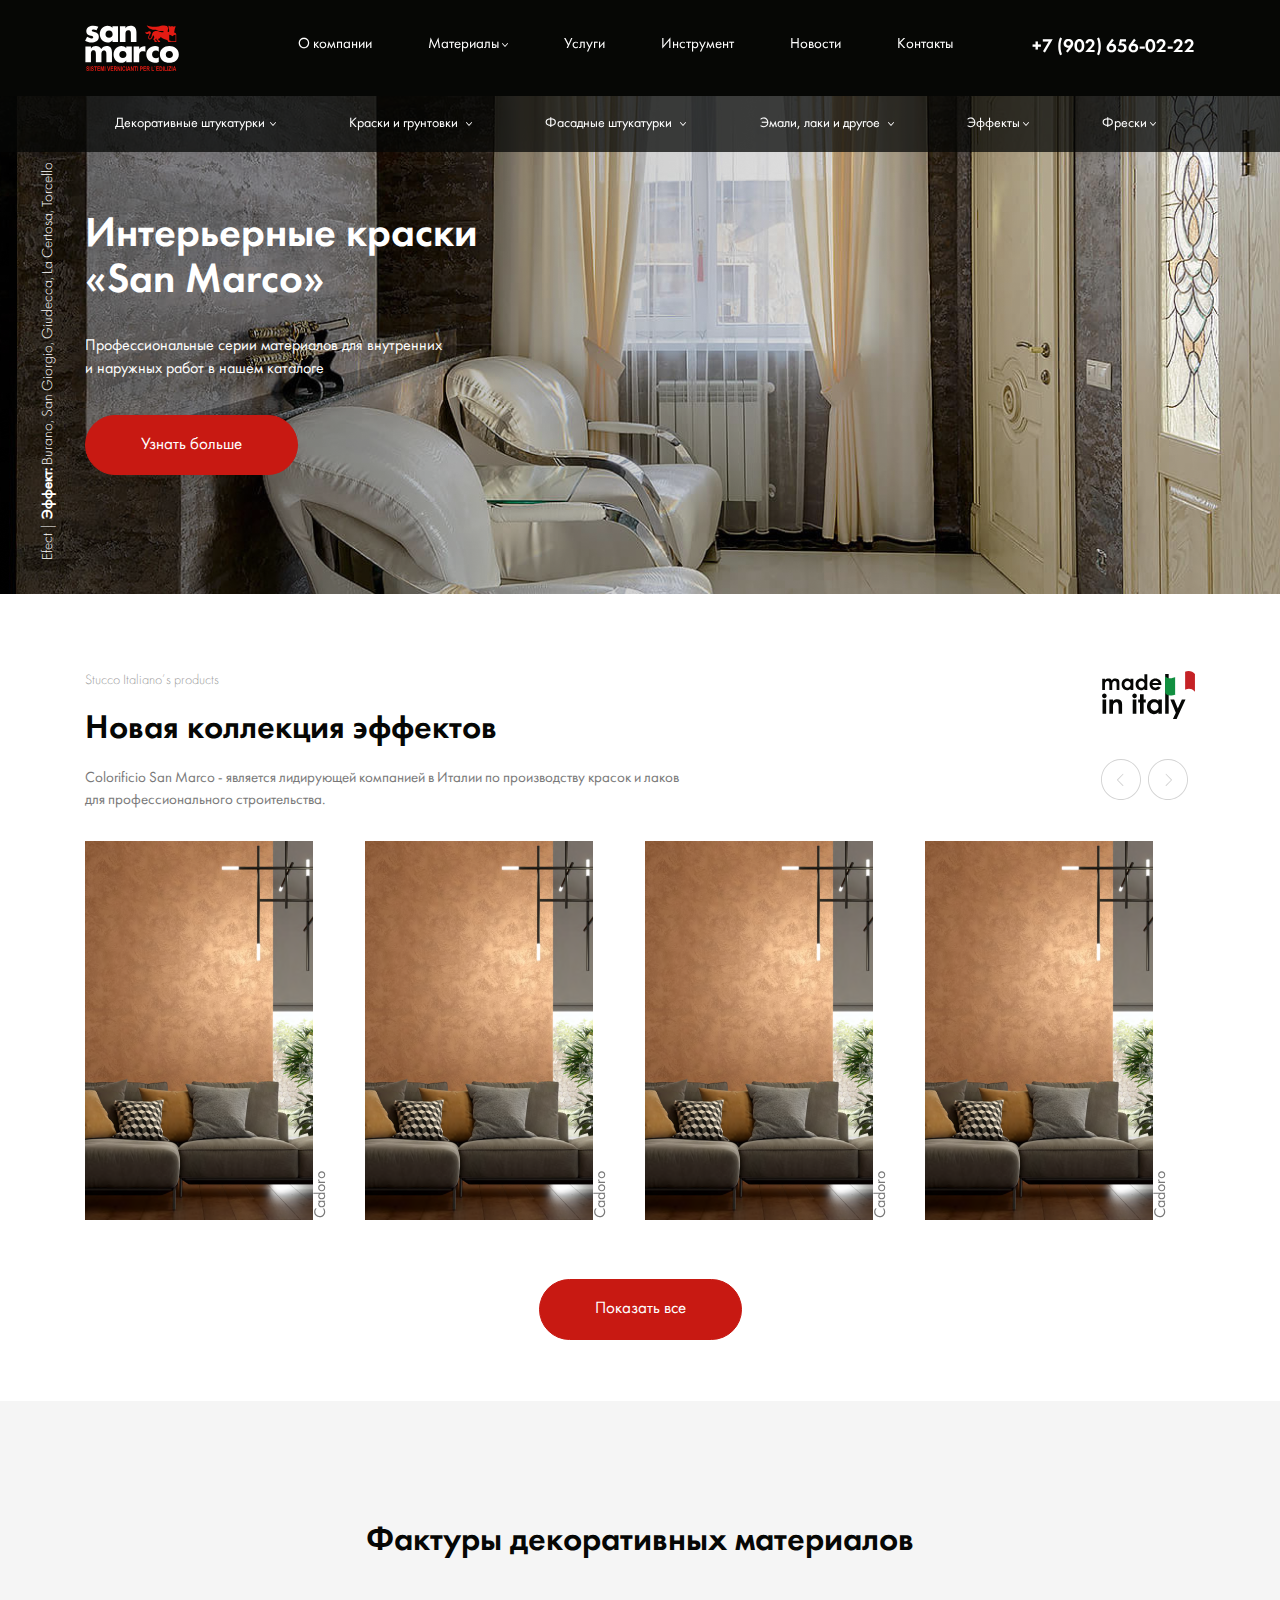
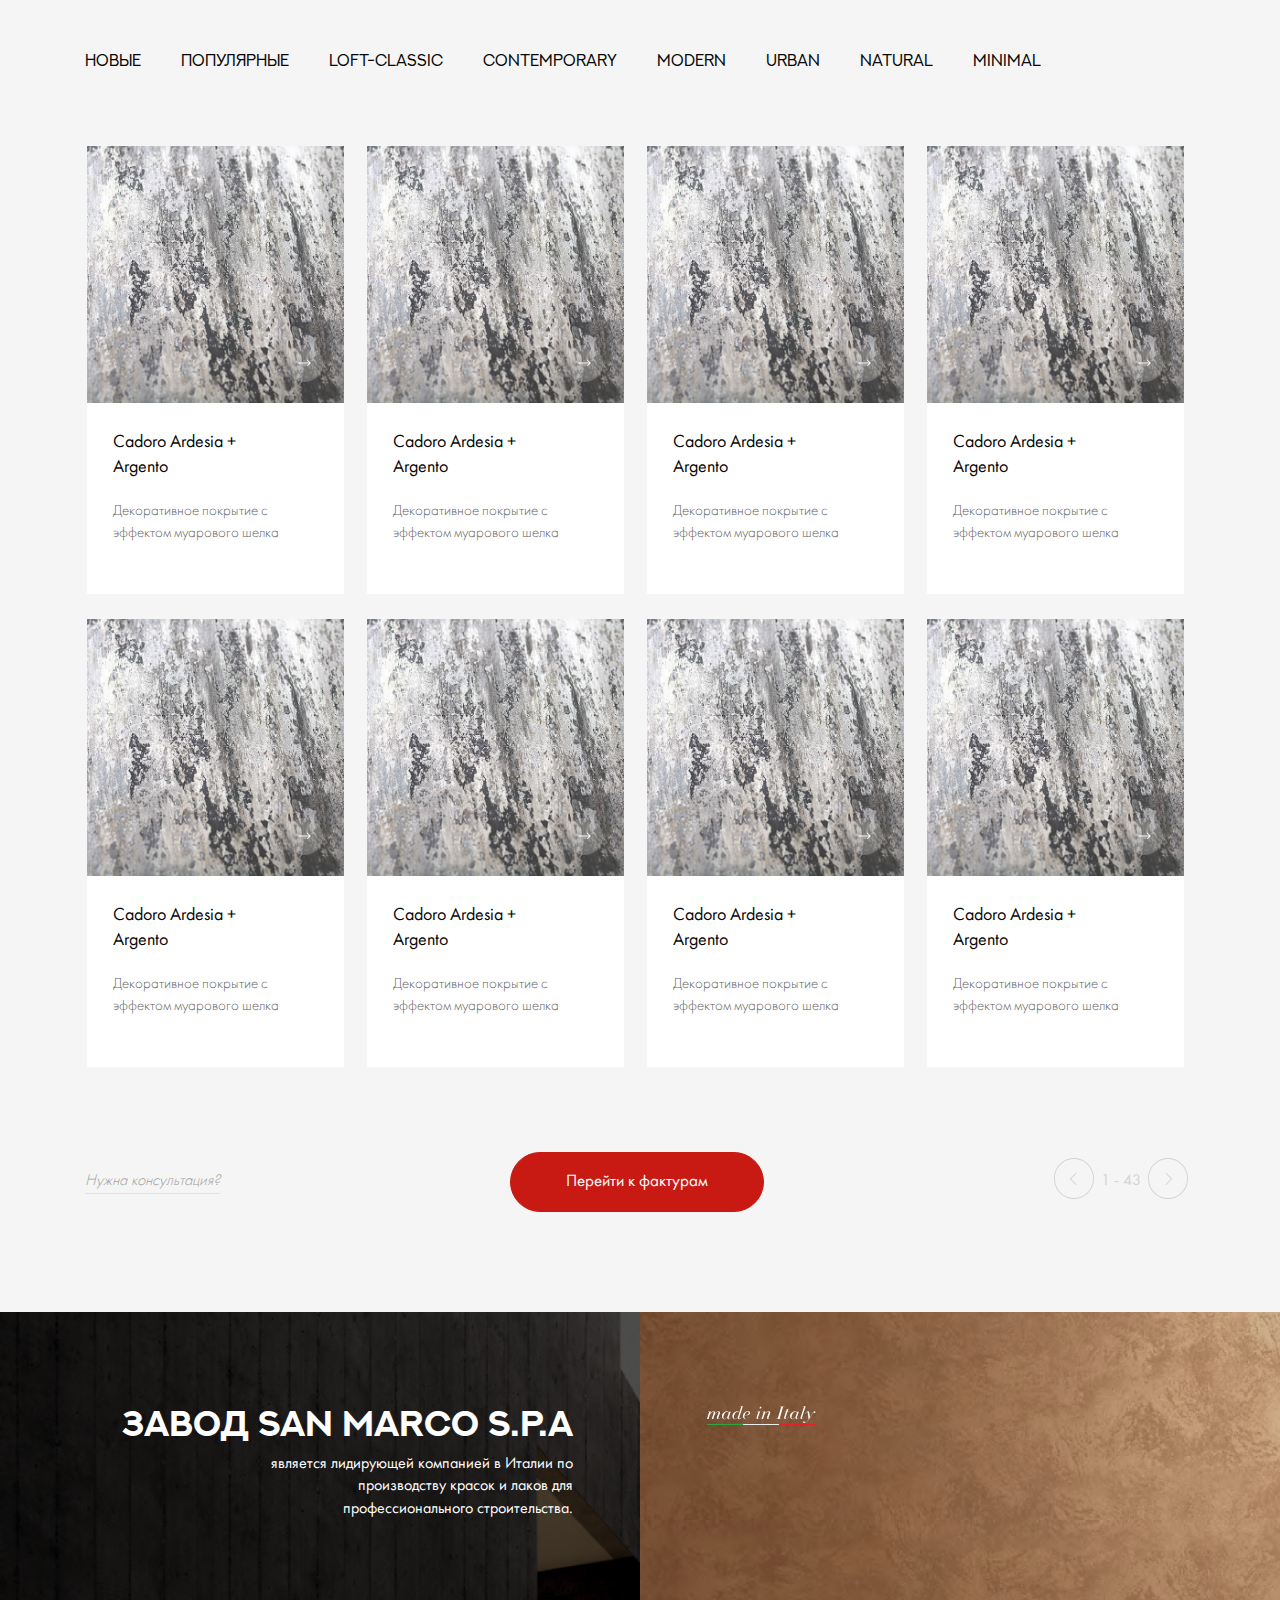
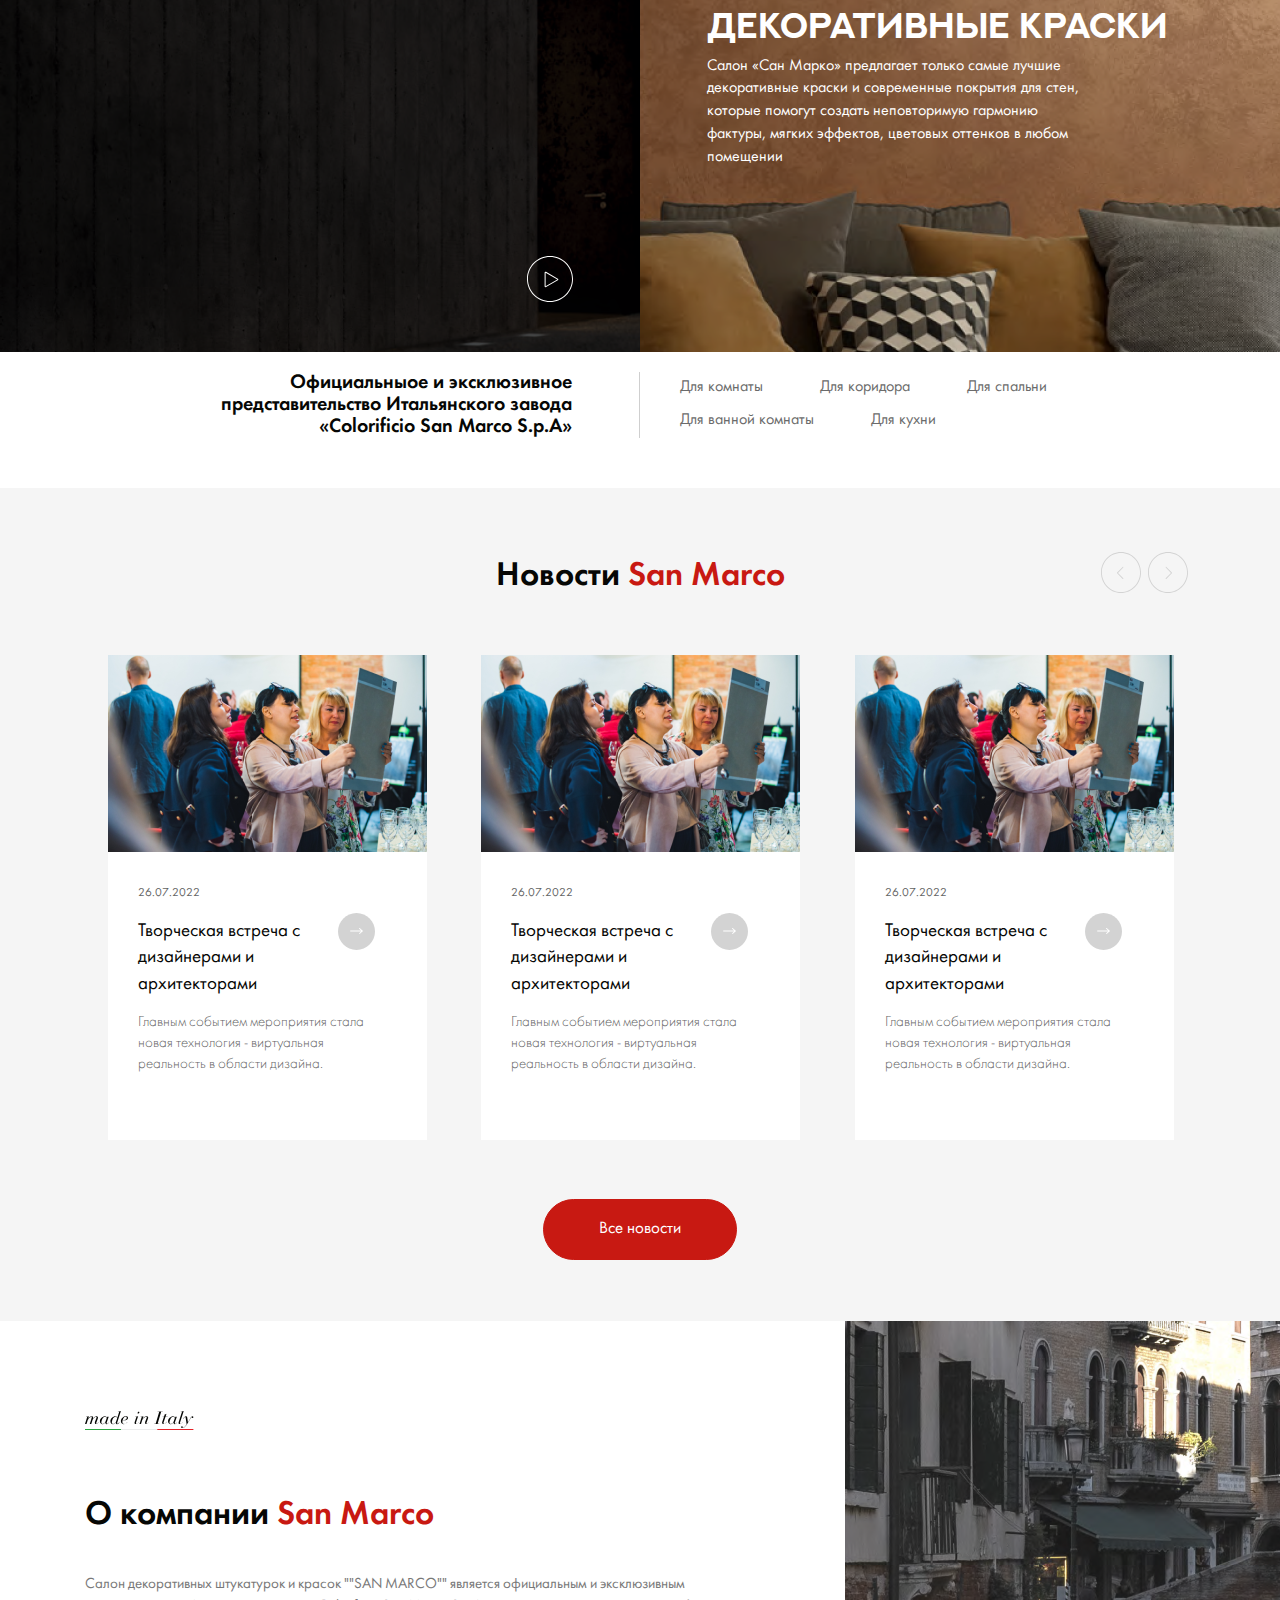
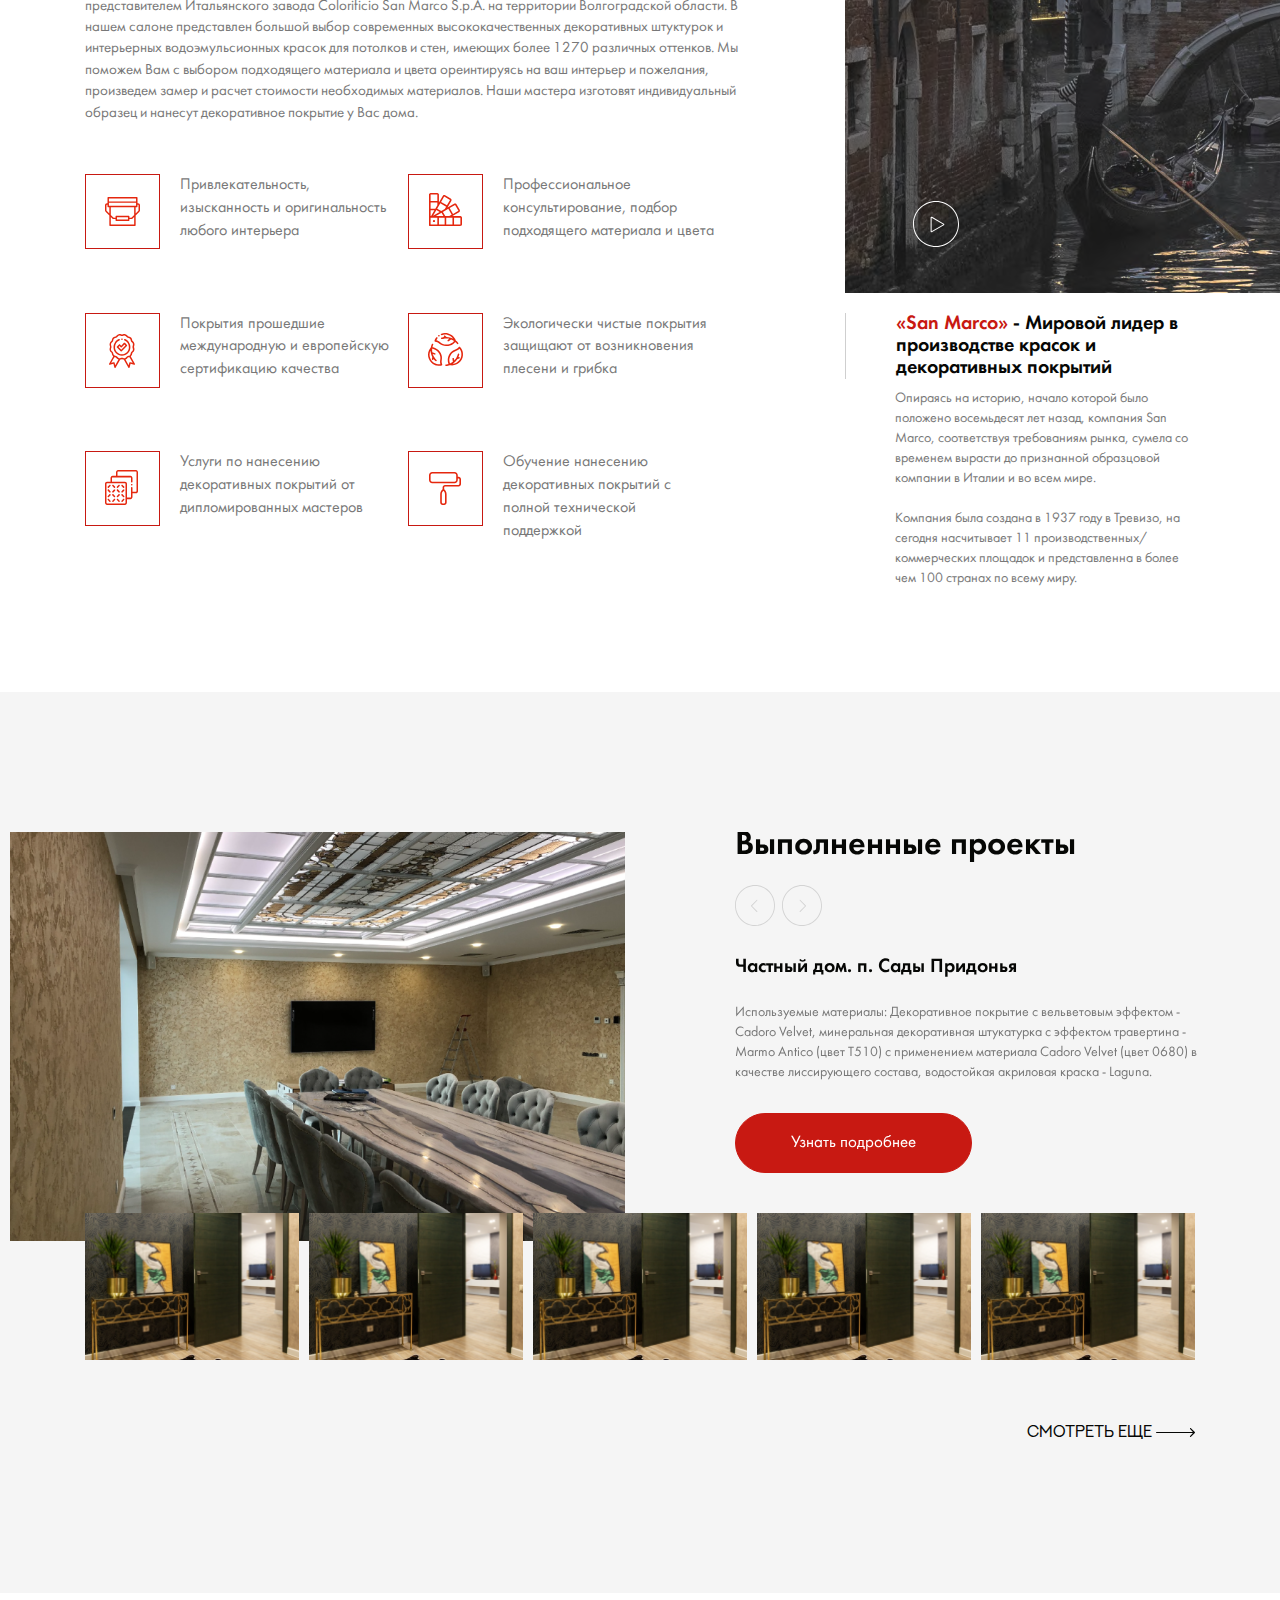
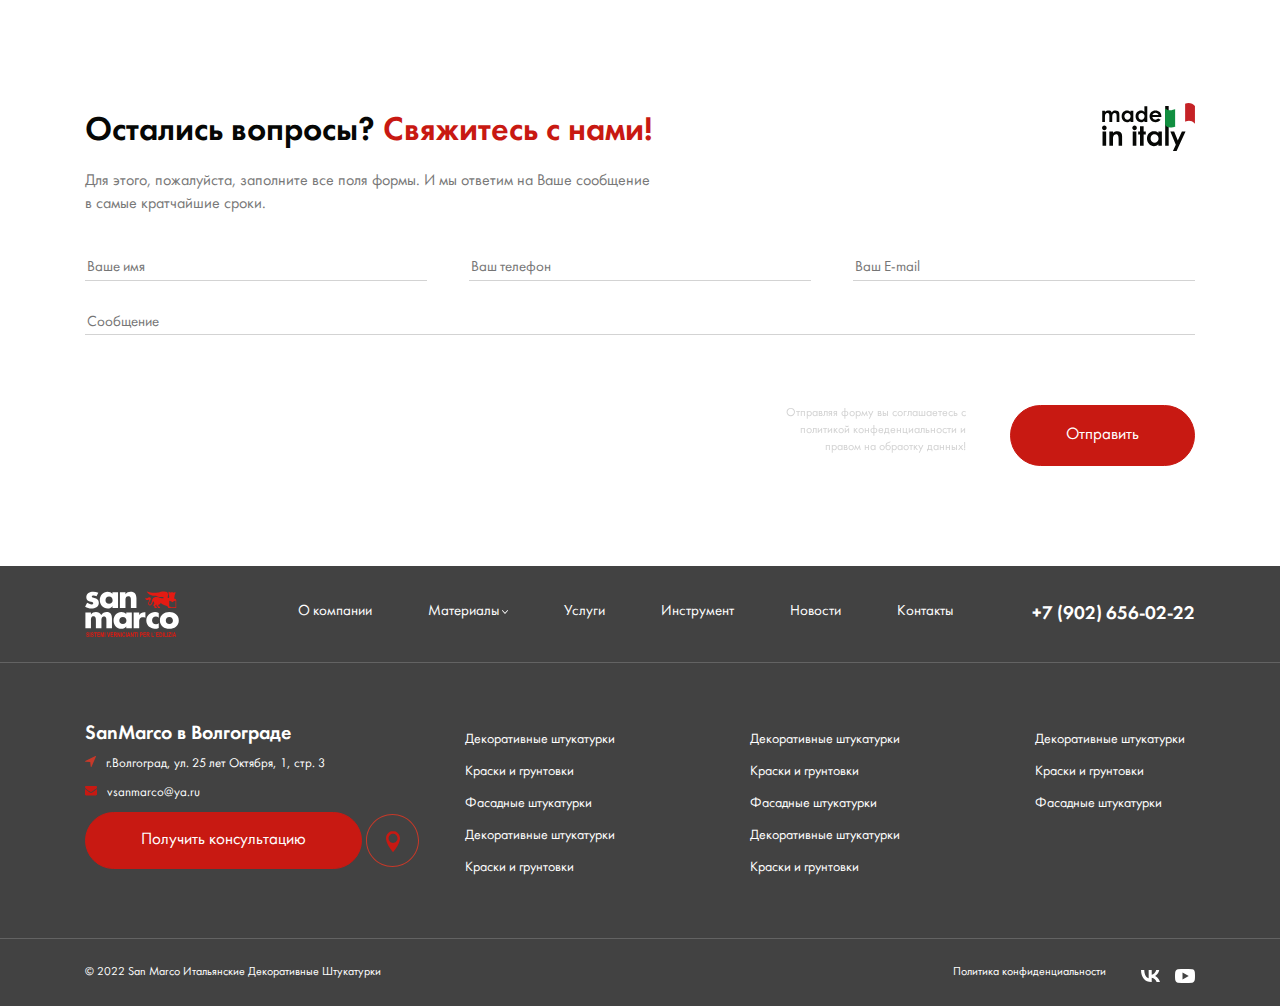
<file: index.html>
<!DOCTYPE html>
<html>
    <head>
        <meta charset="UTF-8">
        <link rel="stylesheet" type="text/css" href="css/bootstrap.css">
        <link rel="stylesheet" type="text/css" href="css/bootstrap-theme.css">
        <link rel="stylesheet" href="lib/OwlCarousel2-2.3.4/dist/assets/owl.carousel.css">
        <link rel="stylesheet" href="lib/OwlCarousel2-2.3.4/dist/assets/owl.theme.default.css">
        <link rel="stylesheet" type="text/css" href="css/style.css">
        <link rel="stylesheet" type="text/css" href="css/adaptive.css">
        <link rel="apple-touch-icon" sizes="120x120" href="images/favicon/apple-touch-icon.png">
        <link rel="icon" type="image/png" sizes="32x32" href="images/favicon/favicon-32x32.png">
        <link rel="icon" type="image/png" sizes="16x16" href="images/favicon/favicon-16x16.png">
        <link rel="manifest" href="images/favicon/site.webmanifest">
        <link rel="mask-icon" href="images/favicon/safari-pinned-tab.svg" color="#5bbad5">
        <meta name="msapplication-TileColor" content="#da532c">
        <meta name="theme-color" content="#ffffff">
        <title>SanMarco</title>
        <meta name="viewport" content="width=device-width, initial-scale=1.0">
    </head>
    <body>
        <header>
            <div class="container">
                <div class="flex-header">
                    <div class="logo-block">
                        <a class="logo" href="index.html" >
                            <img src="images/logo.svg" alt="">
                        </a>
                    </div>
                    <div class="hover-logo">
                        <div class="background-hover-logo">
                            <h2><span>SanMarco в Волгограде</span></h2>
                            <a class="hover-address" href="#">
                                <img src="images/location_icon.svg" alt="">
                                <p>г.Волгоград, ул. 25 лет Октября, 1, стр. 3</p>    
                            </a> 
                            <a class="hover-address" href="#">
                                <img src="images/mail_icon.svg" alt="">
                                <p>vsanmarco@ya.ru</p>    
                            </a> 
                            <a class=" button-footer popup-open" id="first-button"  href="#popup-callback">  
                                <span>Получить консультацию</span>                          
                            </a>
                            <a  href="#">
                            <img src="images/marker_red.svg" alt="">
                            </a>
                        </div>                        
                    </div>
                    
                    <nav class="burger-menu">
                        <ul class="burger-list">                            
                            <li>
                                <a href="#six" class="link">О компании</a>
                            </li>
                            <li class="submenu">
                                <a class="open-menu" href="#drop-down-menu" id="drop-down-button">Материалы
                                    <img src="images/Vector.svg" alt="">
                                </a> 
                            </li>                            
                            <li>
                                <a href="services.html">Услуги</a>
                            </li>                            
                            <li>
                                <a href="product.html">Инструмент</a>
                            </li> 
                            <li>
                                <a href="#five">Новости</a>
                            </li>
                            <li>
                                <a href="#eight">Контакты</a>
                            </li>                        
                        </ul>
                    </nav>
                    <div class="phone-block">
                        <a  class="phone " href="tel:+7(902)656-02-22"> 
                            <span class="number">+7 (902) 656-02-22</span>         
                        </a>                             
                    </div>
                    <div class="burger">
                        <span></span>
                    </div>                    
                </div>
                
            </div>
            
            <div class="menu2">
                <div class="container">
                    <nav class="lover-menu">
                        <ul class="lover-menu-list">
                            <li>
                                <a href="" class="lover-menu-link">Декоративные штукатурки</a><img src="images/Vector.svg" alt="">
                                <ul class="sub-lover-menu-list">
                                    <li><a href="" class="sub-lover-menu-link">Акриловая фасадная штукатурка</a></li>
                                    <li><a href="" class="sub-lover-menu-link">Минеральная штукатурка для фасадов</a></li>
                                    <li><a href="" class="sub-lover-menu-link">Силиконовая фасадная штукатурка</a></li>
                                    <li><a href="" class="sub-lover-menu-link">Фасадная штукатурка барашек</a></li>
                                    <li><a href="" class="sub-lover-menu-link">Фасадная штукатурка короед</a></li>
                                    <li><a href="" class="sub-lover-menu-link">Фасадная штукатурка с эффектом травертино</a></li>
                                    <li><a href="" class="sub-lover-menu-link">Фасадная штукатурка шуба</a></li>                                
                                </ul>
                            </li>
                            <li>
                                <a href="" class="lover-menu-link">Краски и грунтовки </a><img src="images/Vector.svg" alt="">
                                <ul class="sub-lover-menu-list">
                                    <li><a href="" class="sub-lover-menu-link">Акриловая фасадная штукатурка</a></li>
                                    <li><a href="" class="sub-lover-menu-link">Минеральная штукатурка для фасадов</a></li>
                                    <li><a href="" class="sub-lover-menu-link">Силиконовая фасадная штукатурка</a></li>
                                    <li><a href="" class="sub-lover-menu-link">Фасадная штукатурка барашек</a></li>
                                    <li><a href="" class="sub-lover-menu-link">Фасадная штукатурка короед</a></li>
                                    <li><a href="" class="sub-lover-menu-link">Фасадная штукатурка с эффектом травертино</a></li>
                                    <li><a href="" class="sub-lover-menu-link">Фасадная штукатурка шуба</a></li> 
                                </ul>
                            </li>
                            <li>
                                <a href="" class="lover-menu-link">Фасадные штукатурки </a><img src="images/Vector.svg" alt="">
                                <ul class="sub-lover-menu-list">
                                    <li><a href="" class="sub-lover-menu-link">Акриловая фасадная штукатурка</a></li>
                                    <li><a href="" class="sub-lover-menu-link">Минеральная штукатурка для фасадов</a></li>
                                    <li><a href="" class="sub-lover-menu-link">Силиконовая фасадная штукатурка</a></li>
                                    <li><a href="" class="sub-lover-menu-link">Фасадная штукатурка барашек</a></li>
                                    <li><a href="" class="sub-lover-menu-link">Фасадная штукатурка короед</a></li>
                                    <li><a href="" class="sub-lover-menu-link">Фасадная штукатурка с эффектом травертино</a></li>
                                    <li><a href="" class="sub-lover-menu-link">Фасадная штукатурка шуба</a></li> 
                                </ul>
                            </li>
                            <li>
                                <a href="" class="lover-menu-link">Эмали, лаки и другое </a><img src="images/Vector.svg" alt="">
                                <ul class="sub-lover-menu-list">
                                    <li><a href="" class="sub-lover-menu-link">Акриловая фасадная штукатурка</a></li>
                                    <li><a href="" class="sub-lover-menu-link">Минеральная штукатурка для фасадов</a></li>
                                    <li><a href="" class="sub-lover-menu-link">Силиконовая фасадная штукатурка</a></li>
                                    <li><a href="" class="sub-lover-menu-link">Фасадная штукатурка барашек</a></li>
                                    <li><a href="" class="sub-lover-menu-link">Фасадная штукатурка короед</a></li>
                                    <li><a href="" class="sub-lover-menu-link">Фасадная штукатурка с эффектом травертино</a></li>
                                    <li><a href="" class="sub-lover-menu-link">Фасадная штукатурка шуба</a></li> 
                                </ul>
                            </li>
                            <li>
                                <a href="" class="lover-menu-link">Эффекты <img src="images/Vector.svg" alt=""></a>
                                <ul class="sub-lover-menu-list">
                                    <li><a href="" class="sub-lover-menu-link">Акриловая фасадная штукатурка</a></li>
                                    <li><a href="" class="sub-lover-menu-link">Минеральная штукатурка для фасадов</a></li>
                                    <li><a href="" class="sub-lover-menu-link">Силиконовая фасадная штукатурка</a></li>
                                    <li><a href="" class="sub-lover-menu-link">Фасадная штукатурка барашек</a></li>
                                    <li><a href="" class="sub-lover-menu-link">Фасадная штукатурка короед</a></li>
                                    <li><a href="" class="sub-lover-menu-link">Фасадная штукатурка с эффектом травертино</a></li>
                                    <li><a href="" class="sub-lover-menu-link">Фасадная штукатурка шуба</a></li> 
                                </ul>
                            </li>
                            <li>
                                <a href="" class="lover-menu-link">Фрески <img src="images/Vector.svg" alt=""></a>
                                <ul class="sub-lover-menu-list">
                                    <li><a href="" class="sub-lover-menu-link">Акриловая фасадная штукатурка</a></li>
                                    <li><a href="" class="sub-lover-menu-link">Минеральная штукатурка для фасадов</a></li>
                                    <li><a href="" class="sub-lover-menu-link">Силиконовая фасадная штукатурка</a></li>
                                    <li><a href="" class="sub-lover-menu-link">Фасадная штукатурка барашек</a></li>
                                    <li><a href="" class="sub-lover-menu-link">Фасадная штукатурка короед</a></li>
                                    <li><a href="" class="sub-lover-menu-link">Фасадная штукатурка с эффектом травертино</a></li>
                                    <li><a href="" class="sub-lover-menu-link">Фасадная штукатурка шуба</a></li> 
                                </ul>
                            </li>
                        </ul>
                    </nav>
                </div>
                
            </div>
            
            
        </header>        
        <section class="one">
            <div class="drop-down disp-none" id="drop-down-menu">
                <div class="container">
                    <div class="search-box">                        
                        <input class="search" type="text"  placeholder="Найти материал по названию">
                        <a class="search-button" href="#" >
                            <img src="images/search.svg" alt=""></i>
                        </a>
                        <a class="search-button-close" href="#" >
                            <img src="images/close.svg" alt=""></i>
                        </a>
                    </div>
                    <div class="row">
                        <div class="dd-menu">
                            <div class="col-xs-12 col-sm-3 col-md-3 col-lg-3">
                                <div class="menu-one">
                                    <ul>
                                        <li>
                                            <a href='#' class="search-menu" data-block="#block-1">Декоративные штукатурки</a>
                                        </li>
                                        <li>
                                            <a href='#' class="search-menu" data-block="#block-2">Краски и грунтовки</a>
                                        </li>
                                        <li>
                                            <a href='#' class="search-menu" data-block="#block-3">Фасадные штукатурки</a>
                                        </li>
                                    </ul>
                                    <img src="images/italy.svg" alt=""></i>
                                </div>                                 
                            </div>
                            <div class="col-xs-12 col-sm-4 col-md-4 col-lg-4"> 
                                <div class="menu-two search-block active" id="block-1">
                                    <ul>
                                        <li><a href="#">Акриловая фасадная штукатурка</a></li>
                                        <li><a href="#">Минеральная штукатурка для фасадов</a></li>
                                        <li><a href="#">Силиконовая фасадная штукатурка </a></li>
                                        <li><a href="#">Фасадная штукатурка барашек</a></li>
                                        <li><a href="#">Фасадная штукатурка короед</a></li>
                                        <li><a href="#">Фасадная штукатурка с эффектом травертино</a></li>
                                        <li><a href="#">Фасадная штукатурка шуба</a></li>
                                    </ul>  
                                </div> 
                                <div class="menu-two search-block" id="block-2">
                                    <ul>
                                        <li><a href="#">22Акриловая фасадная штукатурка</a></li>
                                        <li><a href="#">Минеральная штукатурка для фасадов</a></li>
                                        <li><a href="#">Силиконовая фасадная штукатурка </a></li>
                                        <li><a href="#">Фасадная штукатурка барашек</a></li>
                                        <li><a href="#">Фасадная штукатурка короед</a></li>
                                        <li><a href="#">Фасадная штукатурка с эффектом травертино</a></li>
                                        <li><a href="#">Фасадная штукатурка шуба</a></li>
                                    </ul>  
                                </div>
                                <div class="menu-two search-block" id="block-3">
                                    <ul>
                                        <li><a href="#">33Акриловая фасадная штукатурка</a></li>
                                        <li><a href="#">Минеральная штукатурка для фасадов</a></li>
                                        <li><a href="#">Силиконовая фасадная штукатурка </a></li>
                                        <li><a href="#">Фасадная штукатурка барашек</a></li>
                                        <li><a href="#">Фасадная штукатурка короед</a></li>
                                        <li><a href="#">Фасадная штукатурка с эффектом травертино</a></li>
                                        <li><a href="#">Фасадная штукатурка шуба</a></li>
                                    </ul>  
                                </div>                                                     
                            </div>
                            <div class="col-xs-12 col-sm-5 col-md-5 col-lg-5"> 
                                <div class="menu-three">
                                    <h3>«SanMarco» - Широчайший<br> выбор декоративных<br> штукатурок из Италии</h3>
                                    <p>© 2022 San Marco.</p>
                                </div>                                
                            </div>
                        </div>                        
                    </div>           
                </div>
                
            </div>
            <p>Efect | <span>Эффект:</span> Burano, San Giorgio, Giudecca, La Certosa, Torcello </p>
            <div class="container">
                <div class="one-info">
                    <h1>Интерьерные краски <br> «San Marco»</h1>
                    <p>Профессиональные серии материалов для внутренних и наружных работ в нашем каталоге</p>
                    <a class=" button "  href="catalog.html">  
                        <span>Узнать больше</span>                          
                    </a>
                </div>                
            </div>           
        </section>

        <section class="two">
            <div class="container">
                <div class="row">
                    <div class="new-collection">
                        <div class="col-xs-12 col-sm-9 col-md-9 col-lg-9 mobile320">
                            <p>Stucco Italiano’s products</p>
                            <h1>Новая коллекция эффектов</h1>
                            <p class="stucco_italiano"><span>Colorificio San Marco - является лидирующей компанией в Италии по производству красок и лаков для профессионального строительства.</span></p>
                        </div>
                        <div class="col-xs-12 col-sm-3 col-md-3 col-lg-3 tA-right">
                            <img src="images/italy.svg" alt="">
                            <div class="nav-container-events"></div>                           
                        </div>
                    </div>
                </div>
                <div class=" slider-new-collection owl-carousel ">
                    <div class="card">
                        <div class="main-card">
                            <p class="titleCard">Cadoro</p>                             
                            <p>Декоративное<br> покрытие<br> с эффектом муарового<br> шелка для интерьера</p>
                            <button class="arrow-card arrow-card-section2"></button>
                            <div class="material">
                                <img src="images/material.png" alt="">
                            </div> 
                            <div class="main-card-fon"></div>                              
                        </div>
                        <div class="name-style">
                            <p class="name">Cadoro</p>
                        </div>
                    </div>
                    <div class="card">
                        <div class="main-card">
                            <p class="titleCard">Cadoro</p>                             
                            <p>Декоративное<br> покрытие<br> с эффектом муарового<br> шелка для интерьера</p>
                            <button class="arrow-card arrow-card-section2"></button>
                            <div class="material">
                                <img src="images/material.png" alt="">
                            </div> 
                            <div class="main-card-fon"></div>                              
                        </div>
                        <div class="name-style">
                            <p class="name">Cadoro</p>
                        </div>
                    </div>
                    <div class="card">
                        <div class="main-card">
                            <p class="titleCard">Cadoro</p>                             
                            <p>Декоративное<br> покрытие<br> с эффектом муарового<br> шелка для интерьера</p>
                            <button class="arrow-card arrow-card-section2"></button>
                            <div class="material">
                                <img src="images/material.png" alt="">
                            </div> 
                            <div class="main-card-fon"></div>                              
                        </div>
                        <div class="name-style">
                            <p class="name">Cadoro</p>
                        </div>
                    </div>
                    <div class="card">
                        <div class="main-card">
                            <p class="titleCard">Cadoro</p>                             
                            <p>Декоративное<br> покрытие<br> с эффектом муарового<br> шелка для интерьера</p>
                            <button class="arrow-card arrow-card-section2"></button>
                            <div class="material">
                                <img src="images/material.png" alt="">
                            </div> 
                            <div class="main-card-fon"></div>                              
                        </div>
                        <div class="name-style">
                            <p class="name">Cadoro</p>
                        </div>
                    </div>
                    
                </div>
                <div class="show-all">
                    <a class=" button "   href="project2.html">  
                        <span>Показать все</span>                          
                    </a>
                </div>
                 
            </div>
        </section>
        <section class="three">
            <div class="container">
                <div class="texture">
                    <h1>Фактуры декоративных материалов</h1>
                </div>
                <div class="menuWrapper">
                    <div class="menu-scroll">
                        <div class="texture-menu">
                            <ul>
                                <li><a href="#">НОВЫЕ</a></li>
                                <li><a href="#">ПОПУЛЯРНЫЕ</a></li>
                                <li><a href="#">LOFT-CLASSIC</a></li>
                                <li><a href="#">CONTEMPORARY</a></li>
                                <li><a href="#">MODERN</a></li>
                                <li><a href="#">URBAN</a></li>
                                <li><a href="#">NATURAL</a></li>
                                <li><a href="#">MINIMAL</a></li>
                            </ul>  
                        </div>
                    </div>
                </div>                
                <div class="slider-textures-materials owl-carousel">
                    <div>
                        <div class="card-texture-flex">
                            <div class="card-texture">
                                <div class="rollover">
                                    <div class="hover-image-scale">
                                        <img src="images/card_texture/Rectangle_18-2.png" alt="">
                                        <button class="arrow-card3 arrow-card-section3"></button>
                                    </div>                                    
                                </div>                                 
                                <p class="titleCard-texture">Cadoro Ardesia + Argento</p>
                                <p class="texture-info">Декоративное покрытие с эффектом муарового шелка</p>                                                      
                            </div>
                        </div>
                        <div class="card-texture-flex">
                            <div class="card-texture">
                                <div class="rollover">
                                    <div class="hover-image-scale">
                                        <img src="images/card_texture/Rectangle_18-2.png" alt="">
                                        <button class="arrow-card3 arrow-card-section3"></button>
                                    </div>                                    
                                </div>                                 
                                <p class="titleCard-texture">Cadoro Ardesia + Argento</p>
                                <p class="texture-info">Декоративное покрытие с эффектом муарового шелка</p>                                                      
                            </div>
                        </div>
                    </div>
                    <div>
                        <div class="card-texture-flex">
                            <div class="card-texture">
                                <div class="rollover">
                                    <div class="hover-image-scale">
                                        <img src="images/card_texture/Rectangle_18-2.png" alt="">
                                        <button class="arrow-card3 arrow-card-section3"></button>
                                    </div>                                    
                                </div>                                 
                                <p class="titleCard-texture">Cadoro Ardesia + Argento</p>
                                <p class="texture-info">Декоративное покрытие с эффектом муарового шелка</p>                                                      
                            </div>
                        </div>
                        <div class="card-texture-flex">
                            <div class="card-texture">
                                <div class="rollover">
                                    <div class="hover-image-scale">
                                        <img src="images/card_texture/Rectangle_18-2.png" alt="">
                                        <button class="arrow-card3 arrow-card-section3"></button>
                                    </div>                                    
                                </div>                                 
                                <p class="titleCard-texture">Cadoro Ardesia + Argento</p>
                                <p class="texture-info">Декоративное покрытие с эффектом муарового шелка</p>                                                      
                            </div>
                        </div>
                    </div>
                    <div>
                        <div class="card-texture-flex">
                            <div class="card-texture">
                                <div class="rollover">
                                    <div class="hover-image-scale">
                                        <img src="images/card_texture/Rectangle_18-2.png" alt="">
                                        <button class="arrow-card3 arrow-card-section3"></button>
                                    </div>                                    
                                </div>                                 
                                <p class="titleCard-texture">Cadoro Ardesia + Argento</p>
                                <p class="texture-info">Декоративное покрытие с эффектом муарового шелка</p>                                                      
                            </div>
                        </div>
                        <div class="card-texture-flex">
                            <div class="card-texture">
                                <div class="rollover">
                                    <div class="hover-image-scale">
                                        <img src="images/card_texture/Rectangle_18-2.png" alt="">
                                        <button class="arrow-card3 arrow-card-section3"></button>
                                    </div>                                    
                                </div>                                 
                                <p class="titleCard-texture">Cadoro Ardesia + Argento</p>
                                <p class="texture-info">Декоративное покрытие с эффектом муарового шелка</p>                                                      
                            </div>
                        </div>
                    </div>
                    <div>
                        <div class="card-texture-flex">
                            <div class="card-texture">
                                <div class="rollover">
                                    <div class="hover-image-scale">
                                        <img src="images/card_texture/Rectangle_18-2.png" alt="">
                                        <button class="arrow-card3 arrow-card-section3"></button>
                                    </div>                                    
                                </div>                                 
                                <p class="titleCard-texture">Cadoro Ardesia + Argento</p>
                                <p class="texture-info">Декоративное покрытие с эффектом муарового шелка</p>                                                      
                            </div>
                        </div>
                        <div class="card-texture-flex">
                            <div class="card-texture">
                                <div class="rollover">
                                    <div class="hover-image-scale">
                                        <img src="images/card_texture/Rectangle_18-2.png" alt="">
                                        <button class="arrow-card3 arrow-card-section3"></button>
                                    </div>                                    
                                </div>                                 
                                <p class="titleCard-texture">Cadoro Ardesia + Argento</p>
                                <p class="texture-info">Декоративное покрытие с эффектом муарового шелка</p>                                                      
                            </div>
                        </div>
                    </div>
                    <div>
                        <div class="card-texture-flex">
                            <div class="card-texture">
                                <div class="rollover">
                                    <div class="hover-image-scale">
                                        <img src="images/card_texture/Rectangle_18-2.png" alt="">
                                        <button class="arrow-card3 arrow-card-section3"></button>
                                    </div>                                    
                                </div>                                 
                                <p class="titleCard-texture">Cadoro Ardesia + Argento</p>
                                <p class="texture-info">Декоративное покрытие с эффектом муарового шелка</p>                                                      
                            </div>
                        </div>
                        <div class="card-texture-flex">
                            <div class="card-texture">
                                <div class="rollover">
                                    <div class="hover-image-scale">
                                        <img src="images/card_texture/Rectangle_18-2.png" alt="">
                                        <button class="arrow-card3 arrow-card-section3"></button>
                                    </div>                                    
                                </div>                                 
                                <p class="titleCard-texture">Cadoro Ardesia + Argento</p>
                                <p class="texture-info">Декоративное покрытие с эффектом муарового шелка</p>                                                      
                            </div>
                        </div>
                    </div>                                    
                </div>
                <div class="bottom-section3">
                    <a class="consultation" href="#">Нужна консультация?</a>
                    <a class=" button "   href="catalog.html">  
                        <span>Перейти к фактурам</span>                          
                    </a>                    
                    <div class="nav-container-events-two"><span>1 - 43</span></div>
                </div>                
            </div>
        </section>
        <section class="four">
            <div class="factory-san-marco">
                <div class="left-block-hover">
                    <div class="left-block">
                        <h1>ЗАВОД SAN MARCO S.P.A</h1>
                        <p>является лидирующей компанией в Италии по производству красок и лаков для профессионального строительства.</p>
                        <button class="play-icon arrow-card-section4"></button>
                    </div>
                </div>
                <div class="right-block-hover">
                    <div class="right-block">                    
                        <img src="images/made_in_italy_white.svg" alt="">                  
                        <h1>ДЕКОРАТИВНЫЕ КРАСКИ</h1>
                        <p>Салон «Сан Марко» предлагает только самые лучшие декоративные краски и современные покрытия для стен, которые помогут создать неповторимую гармонию фактуры, мягких эффектов, цветовых оттенков в любом помещении</p>
                    </div>    
                </div>                               
            </div>
            <div class="container">
                <div class="colorificio-san-marco">
                    <div class="left-2-block">
                        <h2>Официальныое и эксклюзивное представительство Итальянского завода «Colorificio San Marco S.p.A»</h2>
                    </div>
                    <div class="right-2-block">
                        <div>
                            <ul>
                                <li><a href="#">Для комнаты</a></li>
                                <li><a href="#">Для коридора</a></li>
                                <li><a href="#">Для спальни</a></li>
                                
                            </ul> 
                            <ul>
                                <li><a href="#">Для ванной комнаты</a></li>
                                <li><a href="#">Для кухни</a></li>
                            </ul>    
                        </div>                    
                    </div>
                </div>    
            </div>
                    
        </section>
        <section class="five" id="five">
            <div class="container">
                <div class="pTop50">
                    <h1>Новости <span class="red">San Marco</span></h1>                    
                    <div class="nav-container-events-three"></div>
                </div>
                <div class="slider-news-slider owl-carousel">
                    <div class="card-news-flex">
                        <div class="card-news">
                            <div class="scale">
                                <img src="images/card_news/Rectangle 18 (2).png" alt="">
                            </div>
                            <div class="card-news-info">
                                <p class="date">26.07.2022</p>
                                <button class="arrow-card arrow-card-section5"></button> 
                                <p class="titleCard-news">Творческая встреча с дизайнерами и архитекторами</p>
                                <p class="news-info">Главным событием мероприятия стала новая технология - виртуальная реальность в области дизайна.</p>     
                            </div>
                        </div>
                    </div>
                    
                    <div class="card-news-flex">
                        <div class="card-news">
                            <div class="scale">
                                <img src="images/card_news/Rectangle 18 (2).png" alt="">
                            </div>
                            <div class="card-news-info">
                                <p class="date">26.07.2022</p>
                                <button class="arrow-card arrow-card-section5"></button> 
                                <p class="titleCard-news">Творческая встреча с дизайнерами и архитекторами</p>
                                <p class="news-info">Главным событием мероприятия стала новая технология - виртуальная реальность в области дизайна.</p>     
                            </div>
                        </div>
                    </div>
                    <div class="card-news-flex">
                        <div class="card-news">
                            <div class="scale">
                                <img src="images/card_news/Rectangle 18 (2).png" alt="">
                            </div>
                            <div class="card-news-info">
                                <p class="date">26.07.2022</p>
                                <button class="arrow-card arrow-card-section5"></button> 
                                <p class="titleCard-news">Творческая встреча с дизайнерами и архитекторами</p>
                                <p class="news-info">Главным событием мероприятия стала новая технология - виртуальная реальность в области дизайна.</p>     
                            </div>
                        </div>
                    </div>
                    <div class="card-news-flex">
                        <div class="card-news">
                            <div class="scale">
                                <img src="images/card_news/Rectangle 18 (2).png" alt="">
                            </div>
                            <div class="card-news-info">
                                <p class="date">26.07.2022</p>
                                <button class="arrow-card arrow-card-section5"></button> 
                                <p class="titleCard-news">Творческая встреча с дизайнерами и архитекторами</p>
                                <p class="news-info">Главным событием мероприятия стала новая технология - виртуальная реальность в области дизайна.</p>     
                            </div>
                        </div>
                    </div>
                    <div class="card-news-flex">
                        <div class="card-news">
                            <div class="scale">
                                <img src="images/card_news/Rectangle 18 (2).png" alt="">
                            </div>
                            <div class="card-news-info">
                                <p class="date">26.07.2022</p>
                                <button class="arrow-card arrow-card-section5"></button> 
                                <p class="titleCard-news">Творческая встреча с дизайнерами и архитекторами</p>
                                <p class="news-info">Главным событием мероприятия стала новая технология - виртуальная реальность в области дизайна.</p>     
                            </div>
                        </div>
                    </div>
                </div>
                <div class="news-all">
                    <a class=" button popup-open" id="first-button"  href="#popup-callback">  
                        <span>Все новости</span>                          
                    </a>
                </div>
            </div>
        </section>
        <section class="six" id="six">
            <div class="container">
                <div class="row">
                    <div class=" col-xs-12 col-sm-12 col-md-8 col-lg-8">
                        <div class="about-company-left">
                            <img src="images/made_in_italy.svg" alt="">
                            <h1>О компании <span class="red">San Marco</span></h1>
                            <p>Салон декоративных штукатурок и красок ""SAN MARCO"" является официальным и эксклюзивным представителем Итальянского завода Colorificio San Marco S.p.A. на территории Волгоградской области. В нашем салоне представлен большой выбор современных высококачественных декоративных штуктурок и интерьерных водоэмульсионных красок для потолков и стен, имеющих более 1270 различных оттенков. Мы поможем Вам с выбором подходящего материала и цвета ореинтируясь на ваш интерьер и пожелания, произведем замер и расчет стоимости необходимых материалов. Наши мастера изготовят индивидуальный образец и нанесут декоративное покрытие у Вас дома.</p>
                            <div class="iconInfo">
                                <div class="about-company-iconInfo">
                                    
                                    <svg width="75" height="75" viewBox="0 0 75 75" fill="none" xmlns="http://www.w3.org/2000/svg">
                                        <path fill-rule="evenodd" clip-rule="evenodd" d="M74 1H1V74H74V1ZM0 0V75H75V0H0Z" fill="#C81912"/>
                                        <path fill-rule="evenodd" clip-rule="evenodd" d="M52.5 29.2544H53.0163C53.5598 29.2544 54.0489 29.4733 54.4158 29.8428C54.769 30.1987 55 30.7051 55 31.2525V36.3572C55 36.6173 54.9457 36.8773 54.8505 37.1236C54.7554 37.3563 54.606 37.5753 54.4158 37.7669L50.6522 41.5578V51.261C50.6522 51.4663 50.5707 51.6442 50.4348 51.781C50.2989 51.9179 50.1223 52 49.9185 52H25.0815C24.8777 52 24.7011 51.9179 24.5652 51.781C24.4293 51.6442 24.3478 51.4663 24.3478 51.261V41.5578L20.5842 37.7669C20.394 37.5753 20.2581 37.3563 20.1494 37.1236C20.0543 36.891 20 36.631 20 36.3572V31.2388C20 30.6914 20.2174 30.1987 20.5842 29.8292C20.9375 29.4733 21.4402 29.2407 21.9837 29.2407H22.5V23.739C22.5 23.5337 22.5815 23.3558 22.7174 23.219C22.8533 23.0821 23.0299 23 23.2337 23H51.7935C51.9973 23 52.1739 23.0821 52.3098 23.219C52.4457 23.3558 52.5272 23.5337 52.5272 23.739V29.2544H52.5ZM46.644 43.4875L49.1712 40.942V33.2232H25.8016V40.942L28.3288 43.4875C28.3831 43.5422 28.4375 43.5696 28.4918 43.597C28.5462 43.6244 28.6141 43.638 28.6821 43.638H30.5435V42.5021C30.5435 42.2968 30.625 42.1189 30.7609 41.9821C30.8967 41.8452 31.0734 41.7631 31.2772 41.7631H43.6956C43.8994 41.7631 44.0761 41.8452 44.212 41.9821C44.3478 42.1189 44.4293 42.2968 44.4293 42.5021V43.638H46.2908C46.3587 43.638 46.4266 43.6244 46.481 43.597C46.5489 43.5696 46.6032 43.5422 46.644 43.4875ZM42.962 43.2411H32.0109V45.5267H42.962V43.2411ZM23.9402 28.8575V31.7589H51.0462V28.8575H23.9402ZM51.0326 27.3794V24.4781H23.9266V27.3794H51.0326ZM21.4538 31.2388V36.3436C21.4538 36.412 21.4674 36.4804 21.4946 36.5352C21.5217 36.5899 21.5625 36.6583 21.6033 36.6994L24.3342 39.4502V33.2095H23.2065C23.0027 33.2095 22.8261 33.1274 22.6902 32.9906C22.5543 32.8537 22.4728 32.6758 22.4728 32.4705V30.7324H21.9565C21.8206 30.7324 21.6848 30.7872 21.5897 30.883C21.5082 30.9651 21.4538 31.1019 21.4538 31.2388ZM25.8016 43.0222V50.5219H49.1712V43.0222L47.6766 44.5276C47.4864 44.7192 47.269 44.8561 47.038 44.9656C46.8071 45.0614 46.5489 45.1161 46.2772 45.1161H44.4157V46.252C44.4157 46.4573 44.3342 46.6352 44.1984 46.7721C44.0625 46.9089 43.8859 46.991 43.6821 46.991H31.2636C31.0598 46.991 30.8831 46.9089 30.7473 46.7721C30.6114 46.6352 30.5299 46.4573 30.5299 46.252V45.1161H28.6685C28.4103 45.1161 28.1522 45.0614 27.9076 44.9656C27.6766 44.8698 27.4592 44.7192 27.269 44.5276L25.8016 43.0222ZM53.4783 36.5488C53.5054 36.4941 53.519 36.4257 53.519 36.3572V31.2388C53.519 31.1019 53.4647 30.9651 53.3696 30.8693C53.2745 30.7735 53.1522 30.7187 53.0027 30.7187H52.4864V32.4842C52.4864 32.6895 52.4049 32.8674 52.269 33.0042C52.1332 33.1411 51.9565 33.2232 51.7527 33.2232H50.625V39.4639L53.356 36.7131C53.4239 36.672 53.4511 36.6173 53.4783 36.5488Z" fill="#E5270E"/>
                                    </svg>
                                    <p>Привлекательность, изысканность и оригинальность любого интерьера</p>
                                </div>
                                <div class="about-company-iconInfo">
                                    <svg width="75" height="75" viewBox="0 0 75 75" fill="none" xmlns="http://www.w3.org/2000/svg">
                                        <path fill-rule="evenodd" clip-rule="evenodd" d="M74 1H1V74H74V1ZM0 0V75H75V0H0Z" fill="#C81912"/>
                                        <path fill-rule="evenodd" clip-rule="evenodd" d="M44.5027 42.0629H52.227C52.4606 42.0629 52.6943 42.1179 52.9005 42.2003C53.1204 42.2965 53.3128 42.4202 53.4777 42.5852C53.6426 42.7501 53.7801 42.9425 53.8626 43.1624C53.945 43.3686 54 43.6022 54 43.8359V50.227C54 50.4606 53.945 50.6943 53.8626 50.9005C53.7663 51.1204 53.6426 51.3128 53.4777 51.4777C53.3128 51.6426 53.1204 51.7801 52.9005 51.8626C52.6943 51.945 52.4606 52 52.227 52H21.7972C21.5773 52 21.3711 51.9038 21.2337 51.7663C21.1649 51.6976 21.0962 51.6014 21.055 51.5052C21.0275 51.409 21 51.3128 21 51.2028V20.773C21 20.5394 21.055 20.3057 21.1374 20.0995C21.2337 19.8796 21.3574 19.6872 21.5223 19.5223C21.6872 19.3574 21.8796 19.2199 22.0995 19.1374C22.3057 19.055 22.5394 19 22.773 19H29.1641C29.3978 19 29.6314 19.055 29.8376 19.1374C30.0575 19.2337 30.2499 19.3574 30.4148 19.5223C30.5798 19.6872 30.7035 19.8796 30.7997 20.0995C30.8821 20.3057 30.9371 20.5394 30.9371 20.773V28.4973L34.7305 21.9275C34.8542 21.7214 35.0054 21.5427 35.1841 21.4052C35.3765 21.2678 35.5827 21.1579 35.8026 21.1029C36.0225 21.0479 36.2561 21.0204 36.4898 21.0616C36.7097 21.0891 36.9434 21.1579 37.1495 21.2815L42.6747 24.4702C42.8809 24.5939 43.0596 24.7451 43.197 24.9238C43.3344 25.1162 43.4444 25.3224 43.4994 25.5423C43.5544 25.7622 43.5818 25.9958 43.5406 26.2295C43.5131 26.4494 43.4444 26.6693 43.3207 26.8892L39.5273 33.459L46.097 29.6656C46.3032 29.5419 46.5231 29.4731 46.7568 29.4456C46.9904 29.4182 47.2241 29.4319 47.444 29.4869C47.6639 29.5419 47.8838 29.6518 48.0625 29.7893C48.2411 29.9267 48.3923 30.1054 48.516 30.3115L51.7047 35.8367C51.8284 36.0429 51.8971 36.2628 51.9246 36.4965C51.9521 36.7301 51.9384 36.9638 51.8834 37.1837C51.8284 37.4036 51.7185 37.6235 51.581 37.8022C51.4436 37.9808 51.2649 38.132 51.0587 38.2557L44.5027 42.0629ZM27.0337 46.8322C26.9788 46.5573 26.8276 46.3236 26.6214 46.1587C26.4152 45.9938 26.1404 45.9113 25.8517 45.9525L25.7555 45.9663C25.4669 46.0212 25.2195 46.1999 25.0683 46.4336C24.9171 46.6672 24.8484 46.9558 24.9034 47.2445C24.9584 47.5331 25.137 47.7805 25.3707 47.9317C25.6043 48.0829 25.893 48.1516 26.1953 48.0966C26.4702 48.0416 26.7039 47.8767 26.8551 47.6706C27.02 47.4506 27.0887 47.1895 27.0612 46.9146L27.0337 46.8322ZM37.2595 42.0629H41.314L43.6643 40.7022L40.297 34.8609L34.9092 37.9671L37.2595 42.0629ZM31.6656 38.0083L28.3807 36.1116L25.0958 41.8018L31.6656 38.0083ZM33.2599 37.0875L36.7784 35.0533L38.1391 32.703L32.284 29.3357L29.1778 34.7234L33.2599 37.0875ZM27.3086 34.7647L29.3428 31.2461V28.5385H22.5943V34.7647H27.3086ZM22.5943 36.359V42.0629H23.1029L26.4015 36.359H22.5943ZM35.4177 42.0629L33.521 38.778L27.8172 42.0629H35.4177ZM36.641 50.4057V43.6572H30.9371V50.4057H36.641ZM44.4615 43.6572H38.2353V50.4057H44.4615V43.6572ZM50.4402 36.7988L47.0591 30.9575L41.6714 34.0637L45.0387 39.905L50.4402 36.7988ZM42.0425 25.9409L36.2012 22.5735L33.0812 27.9475L38.9225 31.3149L42.0425 25.9409ZM29.3428 26.9442V20.5943H22.5943V26.9442H29.3428ZM29.3428 43.6572H22.5943V50.4057H29.3428V43.6572ZM46.0421 50.4057H52.3919V43.8771L52.4057 43.8496C52.4332 43.7809 52.4606 43.7259 52.4469 43.7122C52.3919 43.671 52.2545 43.6572 51.9521 43.6572H46.0421V50.4057Z" fill="#E5270E"/>
                                        </svg>
                                    <p>Профессиональное консультирование, подбор подходящего материала и цвета</p>
                                </div>
                                <div class="about-company-iconInfo">
                                    <svg width="75" height="75" viewBox="0 0 75 75" fill="none" xmlns="http://www.w3.org/2000/svg">
                                        <path fill-rule="evenodd" clip-rule="evenodd" d="M74 1H1V74H74V1ZM0 0V75H75V0H0Z" fill="#C81912"/>
                                        <path fill-rule="evenodd" clip-rule="evenodd" d="M45.8054 43.3847L49.9027 50.7032C49.9833 50.8418 50.0101 50.9942 49.9967 51.1328C49.9833 51.2853 49.9295 51.4239 49.8489 51.5487C49.7549 51.6734 49.634 51.7566 49.4997 51.812C49.3653 51.8536 49.2176 51.8675 49.0698 51.8259L45.577 50.8556L44.6501 54.4456C44.6098 54.598 44.5292 54.7228 44.4217 54.8198C44.3143 54.9168 44.1799 54.9861 44.0322 55H43.9381C43.8038 55 43.6695 54.9584 43.562 54.8891C43.4545 54.8198 43.3605 54.7228 43.2933 54.6119L38.8736 46.6974C38.7124 46.6835 38.5512 46.6419 38.39 46.6142C38.2154 46.5726 38.0407 46.5033 37.8661 46.434C37.584 46.3093 37.2885 46.2538 36.9929 46.2538C36.6974 46.2538 36.4018 46.3093 36.1197 46.434C35.9585 46.5033 35.7839 46.5588 35.6093 46.6004C35.448 46.6419 35.3003 46.6697 35.1391 46.6974L30.706 54.6119C30.6388 54.7366 30.5448 54.8337 30.4373 54.8891C30.3298 54.9584 30.1955 55 30.0612 55H29.9671C29.8194 54.9861 29.685 54.9168 29.5775 54.8198C29.4701 54.7228 29.3895 54.5842 29.3492 54.4456L28.4222 50.8556L24.9295 51.8259C24.7817 51.8675 24.634 51.8536 24.4996 51.812C24.3653 51.7704 24.2444 51.6734 24.1503 51.5487C24.0563 51.4239 24.0026 51.2714 24.0026 51.1328C23.9891 50.9804 24.0294 50.8279 24.0966 50.6893L28.1804 43.3847C27.8446 43.0797 27.5625 42.7193 27.3476 42.3174C27.1192 41.9015 26.9714 41.4303 26.9042 40.9313C26.8639 40.6125 26.7699 40.3214 26.6221 40.0581C26.4744 39.7947 26.2729 39.5591 26.0311 39.365C25.3594 38.8244 24.8892 38.076 24.6877 37.272C24.4728 36.4681 24.5131 35.581 24.8355 34.7632C24.9564 34.4722 25.0101 34.1672 25.0101 33.8623C25.0101 33.5573 24.9564 33.2524 24.8355 32.9613C24.5131 32.1435 24.4728 31.2703 24.6877 30.4525C24.9026 29.6347 25.3594 28.9001 26.0311 28.3595C26.2729 28.1655 26.4744 27.9299 26.6221 27.6665C26.7699 27.4031 26.8639 27.1121 26.9042 26.7933C27.0252 25.92 27.4147 25.13 27.9924 24.5478C28.57 23.9518 29.3223 23.5498 30.1686 23.4251C30.4776 23.3835 30.7597 23.2865 31.0149 23.134C31.2702 22.9816 31.4986 22.7736 31.6866 22.5241C32.2105 21.8311 32.936 21.346 33.7151 21.1381C34.4943 20.9163 35.354 20.9579 36.1466 21.2905C36.4287 21.4153 36.7243 21.4707 37.0198 21.4707C37.3153 21.4707 37.6109 21.4153 37.893 21.2905C38.6856 20.9579 39.5319 20.9163 40.3245 21.1381C41.1171 21.3598 41.829 21.8311 42.353 22.5241C42.541 22.7736 42.7694 22.9816 43.0246 23.134C43.2799 23.2865 43.562 23.3835 43.871 23.4251C44.7173 23.5498 45.4696 23.9518 46.0472 24.5478C46.6249 25.1438 47.0144 25.92 47.1353 26.7933C47.1756 27.1121 47.2697 27.4031 47.4174 27.6665C47.5652 27.9299 47.7667 28.1655 48.0085 28.3595C48.6802 28.9001 49.1504 29.6486 49.3519 30.4525C49.5668 31.2703 49.5265 32.1435 49.2041 32.9613C49.0832 33.2524 49.0295 33.5573 49.0295 33.8623C49.0295 34.1672 49.0832 34.4722 49.2041 34.7632C49.5265 35.581 49.5668 36.4543 49.3519 37.272C49.137 38.0898 48.6802 38.8244 48.0085 39.365C47.7667 39.5591 47.5652 39.7947 47.4174 40.0581C47.2697 40.3214 47.1756 40.6125 47.1353 40.9313C47.0682 41.4164 46.9204 41.8738 46.692 42.2896C46.4099 42.7332 46.1278 43.0936 45.8054 43.3847ZM37.2482 26.9042C37.3422 26.8626 37.4228 26.8071 37.49 26.7378C37.5571 26.6685 37.6109 26.5854 37.6512 26.4883C37.6915 26.3913 37.7049 26.2943 37.7049 26.1973C37.7049 26.1002 37.678 25.9893 37.6512 25.9062C37.6109 25.8092 37.5571 25.726 37.49 25.6567C37.4228 25.5874 37.3422 25.5319 37.2482 25.4904C37.1541 25.4488 37.0601 25.4349 36.9661 25.4349C36.872 25.4349 36.7646 25.4626 36.684 25.4904C36.5899 25.5319 36.5093 25.5874 36.4421 25.6567C36.375 25.726 36.3212 25.8092 36.2809 25.9062C36.2406 26.0032 36.2272 26.1002 36.2272 26.1973C36.2272 26.2943 36.2406 26.4052 36.2809 26.4883C36.3212 26.5854 36.375 26.6685 36.4421 26.7378C36.5093 26.8071 36.5899 26.8626 36.684 26.9042C36.778 26.9457 36.872 26.9596 36.9661 26.9596C37.0601 26.9735 37.1541 26.9457 37.2482 26.9042ZM44.9994 31.5337C44.7442 30.702 44.3814 29.912 43.8844 29.1773C43.4142 28.4704 42.8366 27.8328 42.1917 27.3061C41.5469 26.7794 40.835 26.3497 40.0558 26.0309C39.8677 25.9478 39.6528 25.9616 39.4782 26.0448C39.3035 26.128 39.1557 26.2666 39.0751 26.4745C38.9945 26.6685 39.008 26.8903 39.0886 27.0705C39.1692 27.2507 39.3035 27.4031 39.505 27.4863C40.8349 28.0269 41.9231 28.9556 42.6888 30.106C43.4545 31.2564 43.8844 32.6564 43.8844 34.1256C43.8844 36.0939 43.1052 37.8819 41.8559 39.1848C40.6066 40.4739 38.8736 41.2778 36.9526 41.2778C35.045 41.2778 33.3121 40.4739 32.0493 39.1848C30.8 37.8958 30.0209 36.1077 30.0209 34.1256C30.0209 32.6564 30.4507 31.2564 31.2165 30.106C31.9822 28.9556 33.0703 28.0269 34.4002 27.4863C34.5883 27.4031 34.7361 27.2507 34.8167 27.0705C34.8973 26.8903 34.8973 26.6824 34.8301 26.4745C34.7495 26.2804 34.6017 26.128 34.4271 26.0448C34.2525 25.9616 34.051 25.9616 33.8494 26.0309C33.0703 26.3497 32.3583 26.7794 31.7135 27.3061C31.0687 27.8328 30.5045 28.4566 30.0209 29.1773C29.5372 29.8981 29.1611 30.702 28.9059 31.5337C28.6506 32.3653 28.5297 33.2385 28.5297 34.1256C28.5297 36.5236 29.4701 38.6997 31.0015 40.266C32.5329 41.8461 34.6286 42.8164 36.9526 42.8164C39.2766 42.8164 41.3857 41.8461 42.9037 40.266C44.4352 38.6858 45.3755 36.5236 45.3755 34.1256C45.389 33.2247 45.2546 32.3653 44.9994 31.5337ZM31.9687 33.4326C31.9016 33.5019 31.8478 33.5851 31.8075 33.6821C31.7672 33.7791 31.7538 33.8761 31.7538 33.9732C31.7538 34.0702 31.7672 34.1811 31.8075 34.2642C31.8478 34.3613 31.9016 34.4444 31.9687 34.5137L35.7033 38.367C35.7705 38.4363 35.8511 38.4918 35.9451 38.5334C36.0391 38.575 36.1332 38.5888 36.2272 38.5888C36.3212 38.5888 36.4287 38.5611 36.5093 38.5334C36.6034 38.4918 36.6839 38.4363 36.7511 38.367L41.9499 33.0029C42.0977 32.8504 42.1649 32.6564 42.1649 32.4623C42.1649 32.2683 42.0977 32.0604 41.9499 31.9218L39.9618 29.8704C39.8946 29.8011 39.814 29.7456 39.72 29.704C39.6259 29.6625 39.5319 29.6486 39.4378 29.6486C39.3438 29.6486 39.2363 29.6625 39.1557 29.704C39.0617 29.7456 38.9811 29.8011 38.9139 29.8704L36.2406 32.6287L35.0316 31.3812C34.9644 31.3119 34.8838 31.2564 34.7898 31.2149C34.6958 31.1733 34.6017 31.1594 34.5077 31.1594C34.4137 31.1594 34.3062 31.1733 34.2256 31.2149C34.1316 31.2564 34.051 31.3119 33.9838 31.3812L31.9687 33.4326ZM35.9451 34.4306C35.8511 34.389 35.7705 34.3335 35.7033 34.2642L34.4943 33.0168L33.5673 33.9732L36.2406 36.7315L40.3782 32.4623L39.4513 31.5059L36.778 34.2642C36.7108 34.3335 36.6302 34.389 36.5362 34.4306C36.4421 34.4722 36.3481 34.486 36.2541 34.486C36.1332 34.486 36.0257 34.4722 35.9451 34.4306ZM29.6044 49.7329L30.2627 52.2694L33.4464 46.5726C33.1106 46.4617 32.7748 46.2954 32.4792 46.0875C32.1434 45.8657 31.8478 45.5747 31.5926 45.242C31.4045 44.9925 31.1761 44.7846 30.9209 44.6321C30.6657 44.4797 30.3701 44.3826 30.0746 44.341C29.9403 44.3272 29.8194 44.2995 29.685 44.2579C29.591 44.2302 29.4835 44.2024 29.3895 44.1747L26.2057 49.8715L28.6775 49.1923C28.7715 49.1646 28.8656 49.1646 28.973 49.1785C29.0671 49.1923 29.1611 49.22 29.2551 49.2755C29.3357 49.3309 29.4163 49.4002 29.4701 49.4695C29.5372 49.5388 29.5775 49.6359 29.6044 49.7329ZM34.0241 45.145C34.5077 45.2836 35.0182 45.2559 35.5018 45.0479C35.972 44.8539 36.4556 44.7569 36.9526 44.7569C37.4497 44.7569 37.9333 44.8539 38.4035 45.0479C38.8871 45.2559 39.3975 45.2697 39.8812 45.145C40.3648 45.0064 40.7946 44.7291 41.1171 44.2995C41.426 43.8836 41.8022 43.551 42.2186 43.3015C42.6485 43.052 43.1187 42.8857 43.6157 42.8164C44.1262 42.7471 44.5964 42.4976 44.9457 42.1372C45.2949 41.7768 45.5367 41.3055 45.6039 40.765C45.6711 40.2521 45.8323 39.767 46.0741 39.3234C46.3159 38.8799 46.6517 38.4918 47.0413 38.1869C47.4577 37.8542 47.7264 37.4106 47.8608 36.9117C47.9951 36.4127 47.9682 35.886 47.7667 35.387C47.5787 34.9018 47.4846 34.4028 47.4846 33.89C47.4846 33.391 47.5787 32.8782 47.7667 32.393C47.9682 31.894 47.9817 31.3673 47.8608 30.8683C47.7264 30.3694 47.4577 29.9258 47.0413 29.5932C46.6383 29.2744 46.3159 28.8863 46.0741 28.4566C45.8323 28.0269 45.6711 27.5279 45.6039 27.015C45.5367 26.4883 45.2949 26.0032 44.9457 25.6428C44.5964 25.2824 44.1396 25.0329 43.6157 24.9636C43.1187 24.8943 42.6485 24.728 42.2186 24.4785C41.8022 24.229 41.4126 23.8825 41.1171 23.4805C40.7946 23.0647 40.3648 22.7736 39.8812 22.635C39.3975 22.4964 38.8871 22.5241 38.4035 22.7321C37.9333 22.9261 37.4497 23.0231 36.9526 23.0231C36.469 23.0231 35.972 22.9261 35.5152 22.7321C35.3809 22.6766 35.2331 22.635 35.0853 22.5934C34.9376 22.5657 34.7898 22.5519 34.642 22.5519C34.2928 22.5519 33.9301 22.635 33.6211 22.8014C33.3121 22.9538 33.03 23.1895 32.8151 23.4805C32.5061 23.8964 32.1299 24.229 31.7135 24.4785C31.2836 24.728 30.8134 24.8943 30.3164 24.9636C29.8059 25.0329 29.3357 25.2824 28.9865 25.6428C28.6372 26.0032 28.3954 26.4745 28.3282 27.015C28.261 27.5279 28.0998 28.013 27.858 28.4566C27.6162 28.9001 27.2804 29.2882 26.8908 29.5932C26.4744 29.9258 26.2057 30.3694 26.0714 30.8683C25.937 31.3673 25.9639 31.894 26.1654 32.393C26.3535 32.8782 26.4475 33.3772 26.4475 33.8761C26.4475 34.3751 26.3535 34.888 26.1654 35.3592C25.9639 35.8582 25.9505 36.3849 26.0714 36.8839C26.2057 37.3829 26.4744 37.8265 26.8908 38.1591C27.2938 38.4779 27.6162 38.866 27.858 39.2957C28.0998 39.7393 28.261 40.2244 28.3282 40.7372C28.3954 41.2639 28.6372 41.7491 28.9865 42.1095C29.3357 42.4698 29.7925 42.7193 30.3164 42.7886C30.8134 42.8579 31.2836 43.0243 31.7135 43.2738C32.1299 43.5233 32.5195 43.8698 32.8151 44.2717C33.0972 44.7153 33.5405 45.0064 34.0241 45.145ZM44.6635 49.2616C44.8248 49.1646 45.0263 49.123 45.2278 49.1785L47.6995 49.8576L44.5023 44.147C44.3949 44.1886 44.3008 44.2163 44.1934 44.244C44.059 44.2717 43.9247 44.2995 43.7904 44.3272C43.4814 44.3688 43.1993 44.4658 42.944 44.6183C42.6888 44.7707 42.4604 44.9786 42.2723 45.2281C42.0305 45.5608 41.735 45.838 41.4126 46.0736C41.1171 46.2816 40.7946 46.4479 40.4588 46.5588L43.656 52.2556L44.3143 49.719C44.368 49.525 44.4889 49.3587 44.6635 49.2616Z" fill="#E5270E"/>
                                        </svg>
                                    <p>Покрытия прошедшие международную и европейскую сертификацию качества</p>
                                </div>
                                <div class="about-company-iconInfo">
                                    <svg width="75" height="75" viewBox="0 0 75 75" fill="none" xmlns="http://www.w3.org/2000/svg">
                                        <path fill-rule="evenodd" clip-rule="evenodd" d="M74 1H1V74H74V1ZM0 0V75H75V0H0Z" fill="#C81912"/>
                                        <path fill-rule="evenodd" clip-rule="evenodd" d="M29.2716 29.2584C28.6094 28.9688 27.8908 28.762 27.144 28.6655C27.0313 28.6517 26.9186 28.6104 26.82 28.5552C26.7213 28.5001 26.6368 28.4174 26.5804 28.3208C26.5241 28.2243 26.4818 28.114 26.4677 28.0037C26.4536 27.8934 26.4677 27.7831 26.4959 27.6728C26.6791 27.1076 26.9045 26.5423 27.1863 26.0184C27.454 25.4945 27.7781 24.9843 28.1303 24.5018C28.2571 24.3225 28.4544 24.226 28.6516 24.1985C28.8489 24.1709 29.0602 24.2122 29.2434 24.3363C29.4266 24.4604 29.5252 24.6534 29.5534 24.8465C29.5816 25.0395 29.5393 25.2463 29.4125 25.4255C29.173 25.7426 28.9616 26.0597 28.7784 26.4044C28.6094 26.7077 28.4544 27.0111 28.3135 27.3282C29.0039 27.4936 29.6802 27.7418 30.3001 28.0451C30.9624 28.376 31.5823 28.7896 32.1459 29.2722C32.9631 29.9753 33.9071 30.5268 34.9075 30.9266C35.9079 31.3265 36.9928 31.5471 38.0777 31.5884C39.1908 31.6298 40.2898 31.4919 41.3465 31.1748C42.3892 30.8577 43.3895 30.3614 44.2772 29.6996C44.6153 29.4514 44.9394 29.1757 45.2494 28.8861C45.5171 28.6242 45.7848 28.3484 46.0243 28.0451C45.7566 27.8521 45.4748 27.6728 45.193 27.4936C44.8831 27.3006 44.559 27.1214 44.2349 26.9559C44.0236 26.8456 43.8122 26.7491 43.6009 26.6664C43.4036 26.5837 43.2205 26.5009 43.0232 26.432L40.7688 28.2381C40.6984 28.2933 40.6138 28.3346 40.5293 28.3622C40.4448 28.3898 40.3462 28.4036 40.2616 28.4036C40.1489 28.4036 40.0221 28.376 39.9235 28.3346C39.8248 28.2933 39.7262 28.2105 39.6557 28.1278C39.5148 27.9624 39.4585 27.7556 39.4726 27.5625C39.4867 27.3695 39.5853 27.1765 39.7544 27.0386L41.2197 25.8667C40.7266 25.7564 40.2334 25.6599 39.7262 25.6048C39.1485 25.5358 38.5708 25.4945 37.9791 25.4945C37.3027 25.4945 36.6123 25.5496 35.9501 25.6461C35.2738 25.7426 34.6257 25.8943 33.9776 26.0735C33.7662 26.1287 33.5549 26.1011 33.3717 26.0184C33.1886 25.9219 33.0477 25.7702 32.9913 25.5634C32.9349 25.3566 32.9631 25.1498 33.0476 24.9705C33.1463 24.7913 33.3013 24.6534 33.5126 24.5983C34.0198 24.4466 34.513 24.3225 35.0202 24.226C35.4429 24.1433 35.8797 24.0882 36.3024 24.033L36.0488 23.8124C35.8797 23.6745 35.7951 23.4815 35.7811 23.2747C35.767 23.0817 35.8374 22.8749 35.9783 22.7094C36.1192 22.5578 36.3165 22.4613 36.5137 22.4475C36.711 22.4337 36.9223 22.5026 37.0914 22.6405L38.6131 23.9503C39.7121 23.9916 40.797 24.1571 41.8537 24.4191C42.9105 24.6948 43.9531 25.0808 44.9394 25.5772L45.1367 25.6737C45.0521 25.5496 44.9676 25.4393 44.8831 25.329C44.249 24.5018 43.5023 23.7986 42.6569 23.2196C41.8115 22.6543 40.8675 22.2131 39.8671 21.9236C38.8808 21.6478 37.8663 21.5237 36.8378 21.5651C35.8092 21.6065 34.8089 21.7857 33.8508 22.1304C33.6394 22.1993 33.4281 22.1855 33.2449 22.1028C33.0617 22.0201 32.9068 21.8684 32.8363 21.6616C32.7659 21.4548 32.78 21.248 32.8645 21.0688C32.949 20.8895 33.104 20.7379 33.3154 20.6689C34.4284 20.2691 35.5979 20.0485 36.7814 20.0071C37.965 19.9658 39.1485 20.1036 40.3039 20.4345C41.4874 20.7654 42.5864 21.2756 43.5586 21.9374C44.5449 22.5991 45.4185 23.4264 46.1511 24.3915C46.5034 24.8602 46.8274 25.3566 47.0951 25.8667C47.3628 26.3631 47.5883 26.887 47.7855 27.4247C48.2364 27.7969 48.6732 28.1968 49.0818 28.6104C49.4904 29.0378 49.8849 29.479 50.2372 29.9477C50.364 30.1132 50.4203 30.3338 50.3921 30.5268C50.364 30.7198 50.2513 30.9128 50.0822 31.0369C50.0117 31.0921 49.9413 31.1197 49.8567 31.1472C49.7722 31.1748 49.6877 31.1886 49.6031 31.1886C49.4763 31.1886 49.3636 31.161 49.2509 31.1059C49.1382 31.0507 49.0536 30.9818 48.9691 30.8715C48.7014 30.513 48.4055 30.1821 48.1096 29.8512C47.8278 29.5479 47.5319 29.2722 47.236 28.9964C46.9543 29.3411 46.6584 29.672 46.3343 29.9753C45.9821 30.3062 45.6157 30.6233 45.2212 30.9128C44.249 31.6298 43.1641 32.1813 42.0369 32.5535C40.8956 32.9258 39.698 33.1188 38.4863 33.1188L38.0213 33.105C36.7532 33.0499 35.4993 32.7879 34.3298 32.3329C33.1604 31.8779 32.0614 31.2299 31.1174 30.4027C30.5538 29.9477 29.9338 29.5617 29.2716 29.2584ZM30.906 22.0339C30.6806 22.0339 30.4833 22.1166 30.3424 22.2545C30.2015 22.3923 30.117 22.5854 30.117 22.8059C30.117 23.0265 30.2015 23.2196 30.3424 23.3574C30.4833 23.4953 30.6806 23.578 30.906 23.578C31.1314 23.578 31.3287 23.4953 31.4696 23.3436C31.6105 23.2058 31.7091 23.0128 31.7091 22.7922C31.7091 22.5854 31.6246 22.3785 31.4696 22.2407C31.3287 22.1304 31.1314 22.0339 30.906 22.0339ZM53.971 36.8551C54.45 37.8754 54.7741 38.9784 54.915 40.1089C55.0981 41.5704 54.9854 43.0318 54.5768 44.4105C54.1823 45.7893 53.506 47.0853 52.5761 48.2434C51.6461 49.4015 50.5189 50.3391 49.2509 51.0284C47.9828 51.7178 46.5738 52.1728 45.0944 52.3382C44.869 52.3658 44.6435 52.3796 44.4322 52.3934C44.2067 52.4071 43.9813 52.4071 43.77 52.4071C43.4036 52.4071 43.0373 52.3934 42.671 52.352C42.3187 52.3244 41.9524 52.2693 41.6142 52.2003C41.0647 52.3934 40.4871 52.5726 39.9094 52.6967C39.3317 52.8345 38.7399 52.9311 38.1482 53H38.0495C37.8523 53 37.6691 52.9311 37.5282 52.807C37.3873 52.6829 37.2887 52.5174 37.2605 52.3244C37.2323 52.1176 37.3027 51.9108 37.4296 51.7591C37.5564 51.6075 37.7395 51.4972 37.965 51.4696C38.4158 51.4145 38.8526 51.3455 39.2894 51.249C39.698 51.1663 40.0925 51.056 40.487 50.9319C40.318 50.5183 40.1912 50.1047 40.0784 49.6773C39.9516 49.2085 39.8671 48.7397 39.8107 48.271C39.6557 47.0163 39.7262 45.7479 40.008 44.5208C40.2898 43.2938 40.7829 42.1219 41.4733 41.0602C42.1637 40.0124 43.0232 39.0749 44.0095 38.3166C44.9958 37.5583 46.1229 36.9517 47.3206 36.5518C48.011 36.3174 48.6591 35.9865 49.2509 35.5729C49.8426 35.1593 50.3781 34.6492 50.843 34.0701C50.9135 33.9874 51.0121 33.9047 51.1107 33.8633C51.2094 33.8082 51.3221 33.7806 51.4348 33.7806C51.5475 33.7806 51.6602 33.7944 51.773 33.8357C51.8716 33.8771 51.9702 33.946 52.0547 34.0288C52.8438 34.8836 53.4919 35.8349 53.971 36.8551ZM48.49 49.6773C49.5749 49.0844 50.5471 48.271 51.3362 47.2921C52.1393 46.2994 52.7169 45.1826 53.0551 43.9969C53.3933 42.8112 53.4919 41.5704 53.3369 40.3019C53.2383 39.4471 53.0129 38.6199 52.6747 37.8478C52.3647 37.1033 51.9561 36.4002 51.4489 35.7659C50.9557 36.2761 50.4062 36.7173 49.8145 37.0895C49.1945 37.4894 48.5182 37.8065 47.8137 38.0408C46.7852 38.3855 45.8271 38.8957 44.9676 39.5574C44.1222 40.2192 43.3754 41.0051 42.7978 41.9151C42.206 42.825 41.7833 43.8453 41.5438 44.8931C41.3042 45.9409 41.2479 47.0301 41.3747 48.1193C41.4311 48.5329 41.5015 48.9465 41.6142 49.3464C41.7128 49.7048 41.8256 50.0633 41.9665 50.4218C42.2764 50.2839 42.5723 50.146 42.8682 49.9944C43.1923 49.8289 43.5022 49.6359 43.8122 49.4429C44.0095 49.3188 44.2067 49.1947 44.3899 49.0568C44.559 48.9328 44.7281 48.8225 44.8831 48.6846L44.404 45.8582C44.3758 45.6514 44.4322 45.4446 44.5449 45.2929C44.6576 45.1275 44.8408 45.0172 45.0662 44.9758H45.0803C45.2917 44.9482 45.503 45.0034 45.658 45.1137C45.8271 45.224 45.9398 45.4032 45.9821 45.6238L46.292 47.4437C46.6443 47.0853 46.9683 46.713 47.2783 46.3132C47.6306 45.8582 47.9546 45.3894 48.2505 44.8793C48.5887 44.3003 48.8845 43.7074 49.1382 43.087C49.3918 42.4665 49.589 41.8323 49.744 41.1981C49.8004 40.9913 49.9272 40.8259 50.0963 40.7156C50.2653 40.6053 50.4767 40.5639 50.688 40.6191C50.8994 40.6742 51.0685 40.7983 51.1812 40.9637C51.2939 41.1292 51.3362 41.336 51.2798 41.5428C51.1671 42.0391 51.0121 42.5355 50.843 43.0042C50.7021 43.4041 50.5471 43.8039 50.364 44.19L50.688 44.0797C50.8994 44.0107 51.1107 44.0383 51.2939 44.121C51.4771 44.2037 51.618 44.3692 51.6884 44.5622C51.7589 44.769 51.7307 44.9758 51.6461 45.1551C51.5616 45.3343 51.3925 45.4722 51.1953 45.5411L49.2791 46.1753C48.6873 47.0853 48.011 47.9263 47.2501 48.6846C46.4752 49.4429 45.6157 50.1323 44.6858 50.7251L44.5026 50.8354C44.6435 50.8216 44.7844 50.8078 44.9394 50.794C46.1934 50.6562 47.4051 50.2701 48.49 49.6773ZM33.8649 43.542C33.6817 42.3149 33.3013 41.1292 32.7095 40.0262C32.1177 38.9094 31.3146 37.903 30.3706 37.0482C29.4266 36.1934 28.3417 35.504 27.144 35.0077C26.6932 34.8146 26.2282 34.663 25.7632 34.5389C25.3265 34.4148 24.8897 34.3321 24.4529 34.2631C24.5374 33.8771 24.6502 33.4773 24.777 33.0912C24.9179 32.6776 25.0728 32.264 25.2419 31.8504C25.3265 31.6574 25.3265 31.4368 25.256 31.2575C25.1856 31.0783 25.0306 30.9128 24.8333 30.8301C24.6361 30.7474 24.4106 30.7474 24.2275 30.8163C24.0443 30.8853 23.8752 31.0369 23.7907 31.2299C23.5512 31.7677 23.3539 32.3191 23.1848 32.8844C23.0157 33.4359 22.8748 34.0012 22.7762 34.5802C22.3958 35.0077 22.0576 35.4626 21.7477 35.9314C21.4377 36.4139 21.1559 36.9379 20.9164 37.4756C20.3246 38.8129 20.0146 40.233 20.0005 41.6531C19.9864 43.0732 20.2541 44.4933 20.8036 45.8582C21.3672 47.2231 22.1844 48.4502 23.1989 49.4705C24.2134 50.4907 25.4533 51.318 26.8341 51.897C27.5245 52.1866 28.243 52.4071 28.9757 52.5588C29.7084 52.7105 30.4551 52.7794 31.2019 52.7794C31.6105 52.7794 32.0191 52.7518 32.4277 52.7105C32.8363 52.6691 33.2449 52.6002 33.6535 52.5037C33.7662 52.4761 33.879 52.4347 33.9635 52.3658C34.048 52.2968 34.1326 52.2141 34.1889 52.1038C34.2453 52.0073 34.2735 51.897 34.2735 51.7867C34.2735 51.6764 34.2594 51.5661 34.2171 51.4558C33.9353 50.7665 33.7521 50.0633 33.6817 49.3464C33.6112 48.6294 33.6394 47.9263 33.7803 47.2231C34.0058 46.0099 34.0339 44.769 33.8649 43.542ZM24.312 48.3813C23.4384 47.4989 22.734 46.4511 22.2549 45.2791C21.7758 44.1072 21.5504 42.8802 21.5645 41.6669C21.5786 40.4536 21.8463 39.2403 22.3535 38.0822C22.4099 37.9443 22.4662 37.8202 22.5367 37.6962L22.5508 37.903C22.6071 38.9922 22.7762 40.0676 23.0721 41.1016C23.3539 42.1219 23.7625 43.1283 24.2697 44.0797L23.8752 46.0237C23.8329 46.2305 23.8752 46.4373 23.9879 46.6027C24.1007 46.7682 24.2838 46.8923 24.4952 46.9336L24.5797 46.9474H24.6642C24.8474 46.9474 25.0306 46.8785 25.1715 46.7682C25.3124 46.6579 25.411 46.5062 25.4392 46.327L25.5096 46.0099C25.7632 46.3545 26.031 46.6854 26.3268 47.0025C26.665 47.3886 27.0313 47.7471 27.4117 48.1055C27.4822 48.1745 27.5667 48.2296 27.6654 48.2572C27.764 48.2985 27.8626 48.3123 27.9612 48.3123C28.074 48.3123 28.1726 48.2848 28.2712 48.2434C28.3698 48.202 28.4544 48.1469 28.5389 48.0642C28.6939 47.9125 28.7643 47.7057 28.7503 47.5127C28.7503 47.3197 28.6657 47.1266 28.4967 46.975C28.0035 46.52 27.5385 46.0374 27.1299 45.5135C26.7073 44.9896 26.3268 44.4381 25.9887 43.8728C25.6928 43.3765 25.4392 42.8526 25.2137 42.3287C25.0165 41.8737 24.8474 41.4049 24.7065 40.9362L26.4677 41.5842C26.51 41.598 26.5523 41.6117 26.6086 41.6255C26.6509 41.6393 26.7072 41.6393 26.7495 41.6393C26.9186 41.6393 27.0736 41.5842 27.2004 41.5014C27.3272 41.4187 27.4258 41.2946 27.4963 41.143V41.1292C27.5667 40.9362 27.5526 40.7156 27.4681 40.5501C27.3836 40.3709 27.2286 40.2192 27.0313 40.1503L24.2979 39.1438C24.2697 38.937 24.2416 38.7302 24.2134 38.5372C24.1852 38.3166 24.1711 38.0822 24.157 37.8616C24.1429 37.5031 24.1429 37.1447 24.1429 36.7862C24.157 36.4553 24.1711 36.1382 24.2134 35.8073C24.5938 35.8625 24.9742 35.9452 25.3405 36.0417C25.7491 36.152 26.1578 36.2899 26.5382 36.4553C27.5667 36.8827 28.4967 37.4756 29.2998 38.2063C30.1029 38.937 30.7933 39.8056 31.3005 40.7569C31.8078 41.7082 32.1459 42.7285 32.3009 43.7763C32.4559 44.8242 32.4277 45.8996 32.2164 46.9474C32.0755 47.6643 32.0191 48.3951 32.0614 49.1258C32.1036 49.8151 32.2163 50.5045 32.4136 51.1663C31.5964 51.2766 30.7651 51.2628 29.9479 51.1663C29.0884 51.056 28.2571 50.8354 27.4399 50.4907C26.2564 49.9806 25.1996 49.2637 24.312 48.3813Z" fill="#E5270E"/>
                                        </svg>                                        
                                    <p>Экологически чистые покрытия защищают от возникновения плесени и грибка</p>
                                </div>
                                <div class="about-company-iconInfo">
                                    <svg width="75" height="75" viewBox="0 0 75 75" fill="none" xmlns="http://www.w3.org/2000/svg">
                                        <path fill-rule="evenodd" clip-rule="evenodd" d="M74 1H1V74H74V1ZM0 0V75H75V0H0Z" fill="#C81912"/>
                                        <path fill-rule="evenodd" clip-rule="evenodd" d="M33.0384 19H50.9796C51.5318 19 52.0437 19.2429 52.4074 19.6286C52.771 20.0143 53 20.5571 53 21.1429V40.1714C53 40.7571 52.771 41.3 52.4074 41.6857C52.0437 42.0714 51.5318 42.3143 50.9796 42.3143H47.491V46.0143C47.491 46.6 47.262 47.1429 46.8984 47.5286C46.5347 47.9143 46.0229 48.1571 45.4706 48.1571H41.982V51.8571C41.982 52.4429 41.7531 52.9857 41.3894 53.3714C41.0257 53.7571 40.5139 54 39.9616 54H22.0204C21.4682 54 20.9563 53.7571 20.5927 53.3714C20.229 52.9857 20 52.4429 20 51.8571V32.8429C20 32.2571 20.229 31.7143 20.5927 31.3286C20.9563 30.9429 21.4682 30.7 22.0204 30.7H25.509V27C25.509 26.4143 25.738 25.8714 26.1016 25.4857C26.4653 25.1 26.9771 24.8571 27.5294 24.8571H31.018V21.1571C31.018 20.5714 31.2469 20.0286 31.6106 19.6429C31.9743 19.2429 32.4861 19 33.0384 19ZM46.4673 33C46.3731 33.0429 46.2922 33.1 46.2249 33.1714C46.1576 33.2429 46.1037 33.3286 46.0633 33.4286C46.0229 33.5286 46.0094 33.6286 46.0094 33.7286C46.0094 33.8286 46.0363 33.9286 46.0633 34.0286C46.1037 34.1286 46.1576 34.2143 46.2249 34.2857C46.2922 34.3571 46.3731 34.4143 46.4673 34.4571C46.5616 34.5 46.6559 34.5143 46.7502 34.5143C46.8445 34.5143 46.9388 34.5 47.0331 34.4571C47.1273 34.4143 47.2082 34.3571 47.2755 34.2857C47.3429 34.2143 47.3967 34.1286 47.4371 34.0286C47.4776 33.9286 47.491 33.8286 47.491 33.7286C47.491 33.6286 47.4776 33.5286 47.4371 33.4286C47.3967 33.3286 47.3429 33.2429 47.2755 33.1714C47.2082 33.1 47.1273 33.0429 47.0331 33C46.9388 32.9571 46.8445 32.9429 46.7502 32.9429C46.6559 32.9286 46.5616 32.9571 46.4673 33ZM28.4318 33.9143C28.2837 33.7571 28.0951 33.6857 27.9065 33.6857C27.718 33.6857 27.5294 33.7571 27.3812 33.9143C27.2331 34.0714 27.1657 34.2714 27.1657 34.4714C27.1657 34.6714 27.2331 34.8714 27.3812 35.0286L28.9706 36.7143C29.038 36.7857 29.1188 36.8429 29.2131 36.8857C29.3074 36.9286 29.4016 36.9429 29.4959 36.9429C29.5902 36.9429 29.6845 36.9286 29.7788 36.8857C29.8596 36.8429 29.9539 36.7857 30.0212 36.7143C30.1694 36.5571 30.2367 36.3571 30.2367 36.1571C30.2367 35.9571 30.1694 35.7571 30.0212 35.6L28.4318 33.9143ZM27.3812 40.3C27.2331 40.4571 27.1657 40.6571 27.1657 40.8571C27.1657 41.0571 27.2331 41.2571 27.3812 41.4143C27.4486 41.4857 27.5294 41.5429 27.6237 41.5857C27.718 41.6286 27.8122 41.6429 27.9065 41.6429C28.0008 41.6429 28.0951 41.6286 28.1894 41.5857C28.2702 41.5429 28.3645 41.4857 28.4318 41.4143L30.0212 39.7286C30.1694 39.5714 30.2367 39.3714 30.2367 39.1714C30.2367 38.9714 30.1694 38.7714 30.0212 38.6143C29.8731 38.4571 29.6845 38.3857 29.4959 38.3857C29.3074 38.3857 29.1188 38.4571 28.9706 38.6143L27.3812 40.3ZM27.9065 43.0571C27.718 43.0571 27.5294 43.1286 27.3812 43.2857C27.2331 43.4429 27.1657 43.6429 27.1657 43.8429C27.1657 44.0429 27.2331 44.2429 27.3812 44.4L28.9706 46.0857C29.038 46.1571 29.1188 46.2143 29.2131 46.2571C29.3074 46.3 29.4016 46.3143 29.4959 46.3143C29.5902 46.3143 29.6845 46.3 29.7788 46.2571C29.8596 46.2143 29.9539 46.1571 30.0212 46.0857C30.1694 45.9286 30.2367 45.7286 30.2367 45.5286C30.2367 45.3286 30.1694 45.1286 30.0212 44.9714L28.4318 43.2857C28.2837 43.1429 28.0951 43.0571 27.9065 43.0571ZM27.3812 49.6714C27.2331 49.8286 27.1657 50.0286 27.1657 50.2286C27.1657 50.4286 27.2331 50.6286 27.3812 50.7857C27.4486 50.8571 27.5294 50.9143 27.6237 50.9571C27.718 51 27.8122 51.0143 27.9065 51.0143C28.0008 51.0143 28.0951 51 28.1894 50.9571C28.2837 50.9143 28.3645 50.8571 28.4318 50.7857L30.0212 49.1C30.1694 48.9429 30.2367 48.7429 30.2367 48.5429C30.2367 48.3429 30.1694 48.1429 30.0212 47.9857C29.8731 47.8286 29.6845 47.7571 29.4959 47.7571C29.3074 47.7571 29.1188 47.8286 28.9706 47.9857L27.3812 49.6714ZM32.4861 47.7429C32.2976 47.7429 32.109 47.8143 31.9608 47.9714C31.8127 48.1286 31.7453 48.3286 31.7453 48.5286C31.7453 48.7286 31.8127 48.9286 31.9608 49.0857L33.5502 50.7714C33.6176 50.8429 33.6984 50.9 33.7927 50.9429C33.8869 50.9857 33.9812 51 34.0755 51C34.1698 51 34.2641 50.9857 34.3584 50.9429C34.4527 50.9 34.5335 50.8429 34.6008 50.7714C34.749 50.6143 34.8163 50.4143 34.8163 50.2143C34.8163 50.0143 34.749 49.8143 34.6008 49.6571L33.0114 47.9714C32.8633 47.8286 32.6747 47.7429 32.4861 47.7429ZM31.9608 44.9857C31.8127 45.1429 31.7453 45.3429 31.7453 45.5429C31.7453 45.7429 31.8127 45.9429 31.9608 46.1C32.0282 46.1714 32.109 46.2286 32.2033 46.2714C32.2976 46.3143 32.3918 46.3286 32.4861 46.3286C32.5804 46.3286 32.6747 46.3143 32.769 46.2714C32.8633 46.2286 32.9441 46.1714 33.0114 46.1L34.6008 44.4143C34.749 44.2571 34.8163 44.0571 34.8163 43.8571C34.8163 43.6571 34.749 43.4571 34.6008 43.3C34.4527 43.1429 34.2641 43.0714 34.0755 43.0714C33.8869 43.0714 33.6984 43.1429 33.5502 43.3L31.9608 44.9857ZM32.4861 38.3714C32.2976 38.3714 32.109 38.4429 31.9608 38.6C31.8127 38.7571 31.7453 38.9571 31.7453 39.1571C31.7453 39.3571 31.8127 39.5571 31.9608 39.7143L33.5502 41.4C33.6176 41.4714 33.6984 41.5286 33.7927 41.5714C33.8869 41.6143 33.9812 41.6286 34.0755 41.6286C34.1698 41.6286 34.2641 41.6143 34.3584 41.5714C34.4392 41.5286 34.5335 41.4714 34.6008 41.4C34.749 41.2429 34.8163 41.0429 34.8163 40.8429C34.8163 40.6429 34.749 40.4429 34.6008 40.2857L33.0114 38.6C32.8633 38.4571 32.6747 38.3714 32.4861 38.3714ZM31.9608 35.6143C31.8127 35.7714 31.7453 35.9714 31.7453 36.1714C31.7453 36.3714 31.8127 36.5714 31.9608 36.7286C32.0282 36.8 32.109 36.8571 32.2033 36.9C32.2976 36.9429 32.3918 36.9571 32.4861 36.9571C32.5804 36.9571 32.6747 36.9429 32.769 36.9C32.8633 36.8571 32.9441 36.8 33.0114 36.7286L34.6008 35.0429C34.749 34.8857 34.8163 34.6857 34.8163 34.4857C34.8163 34.2857 34.749 34.0857 34.6008 33.9286C34.4527 33.7714 34.2641 33.7 34.0755 33.7C33.8869 33.7 33.6984 33.7714 33.5502 33.9286L31.9608 35.6143ZM38.3723 36.9C38.4665 36.9429 38.5608 36.9571 38.6551 36.9571C38.7494 36.9571 38.8437 36.9429 38.938 36.9C39.0188 36.8571 39.1131 36.8 39.1804 36.7286C39.3286 36.5714 39.3959 36.3714 39.3959 36.1714C39.3959 35.9714 39.3286 35.7714 39.1804 35.6143L37.591 33.9286C37.4429 33.7714 37.2543 33.7 37.0657 33.7C36.8771 33.7 36.6886 33.7714 36.5404 33.9286C36.3923 34.0857 36.3249 34.2857 36.3249 34.4857C36.3249 34.6857 36.3923 34.8857 36.5404 35.0429L38.1298 36.7286C38.2106 36.8 38.2914 36.8571 38.3723 36.9ZM36.5404 40.3C36.3923 40.4571 36.3249 40.6571 36.3249 40.8571C36.3249 41.0571 36.3923 41.2571 36.5404 41.4143C36.6078 41.4857 36.6886 41.5429 36.7829 41.5857C36.8772 41.6286 36.9714 41.6429 37.0657 41.6429C37.16 41.6429 37.2543 41.6286 37.3486 41.5857C37.4294 41.5429 37.5237 41.4857 37.591 41.4143L39.1804 39.7286C39.3286 39.5714 39.3959 39.3714 39.3959 39.1714C39.3959 38.9714 39.3286 38.7714 39.1804 38.6143C39.0322 38.4571 38.8437 38.3857 38.6551 38.3857C38.4665 38.3857 38.278 38.4571 38.1298 38.6143L36.5404 40.3ZM37.591 43.3C37.4429 43.1429 37.2543 43.0714 37.0657 43.0714C36.8771 43.0714 36.6886 43.1429 36.5404 43.3C36.3923 43.4571 36.3249 43.6571 36.3249 43.8571C36.3249 44.0571 36.3923 44.2571 36.5404 44.4143L38.1298 46.1C38.1972 46.1714 38.278 46.2286 38.3723 46.2714C38.4665 46.3143 38.5608 46.3286 38.6551 46.3286C38.7494 46.3286 38.8437 46.3143 38.938 46.2714C39.0188 46.2286 39.1131 46.1714 39.1804 46.1C39.3286 45.9429 39.3959 45.7429 39.3959 45.5429C39.3959 45.3429 39.3286 45.1429 39.1804 44.9857L37.591 43.3ZM36.5404 49.6714C36.3923 49.8286 36.3249 50.0286 36.3249 50.2286C36.3249 50.4286 36.3923 50.6286 36.5404 50.7857C36.6078 50.8571 36.6886 50.9143 36.7829 50.9571C36.8772 51 36.9714 51.0143 37.0657 51.0143C37.16 51.0143 37.2543 51 37.3486 50.9571C37.4429 50.9143 37.5237 50.8571 37.591 50.7857L39.1804 49.1C39.3286 48.9429 39.3959 48.7429 39.3959 48.5429C39.3959 48.3429 39.3286 48.1429 39.1804 47.9857C39.0322 47.8286 38.8437 47.7571 38.6551 47.7571C38.4665 47.7571 38.278 47.8286 38.1298 47.9857L36.5404 49.6714ZM23.3269 47.7429C23.1384 47.7429 22.9498 47.8143 22.8016 47.9714C22.6535 48.1286 22.5861 48.3286 22.5861 48.5286C22.5861 48.7286 22.6535 48.9286 22.8016 49.0857L24.391 50.7714C24.4584 50.8429 24.5392 50.9 24.6335 50.9429C24.7278 50.9857 24.822 51 24.9163 51C25.0106 51 25.1049 50.9857 25.1992 50.9429C25.2935 50.9 25.3743 50.8429 25.4416 50.7714C25.5898 50.6143 25.6571 50.4143 25.6571 50.2143C25.6571 50.0143 25.5898 49.8143 25.4416 49.6571L23.8522 47.9714C23.7041 47.8286 23.5155 47.7429 23.3269 47.7429ZM22.8016 44.9857C22.6535 45.1429 22.5861 45.3429 22.5861 45.5429C22.5861 45.7429 22.6535 45.9429 22.8016 46.1C22.869 46.1714 22.9498 46.2286 23.0441 46.2714C23.1384 46.3143 23.2327 46.3286 23.3269 46.3286C23.4212 46.3286 23.5155 46.3143 23.6098 46.2714C23.6906 46.2286 23.7849 46.1714 23.8522 46.1L25.4416 44.4143C25.5898 44.2571 25.6571 44.0571 25.6571 43.8571C25.6571 43.6571 25.5898 43.4571 25.4416 43.3C25.2935 43.1429 25.1049 43.0714 24.9163 43.0714C24.7278 43.0714 24.5392 43.1429 24.391 43.3L22.8016 44.9857ZM23.3269 38.3714C23.1384 38.3714 22.9498 38.4429 22.8016 38.6C22.6535 38.7571 22.5861 38.9571 22.5861 39.1571C22.5861 39.3571 22.6535 39.5571 22.8016 39.7143L24.391 41.4C24.4584 41.4714 24.5392 41.5286 24.6335 41.5714C24.7278 41.6143 24.822 41.6286 24.9163 41.6286C25.0106 41.6286 25.1049 41.6143 25.1992 41.5714C25.28 41.5286 25.3743 41.4714 25.4416 41.4C25.5898 41.2429 25.6571 41.0429 25.6571 40.8429C25.6571 40.6429 25.5898 40.4429 25.4416 40.2857L23.8522 38.6C23.7041 38.4571 23.5155 38.3714 23.3269 38.3714ZM23.6098 36.9C23.7041 36.8571 23.7849 36.8 23.8522 36.7286L25.4416 35.0429C25.5898 34.8857 25.6571 34.6857 25.6571 34.4857C25.6571 34.2857 25.5898 34.0857 25.4416 33.9286C25.2935 33.7714 25.1049 33.7 24.9163 33.7C24.7278 33.7 24.5392 33.7714 24.391 33.9286L22.8016 35.6143C22.6535 35.7714 22.5861 35.9714 22.5861 36.1714C22.5861 36.3714 22.6535 36.5714 22.8016 36.7286C22.869 36.8 22.9498 36.8571 23.0441 36.9C23.1384 36.9429 23.2327 36.9571 23.3269 36.9571C23.4212 36.9571 23.5155 36.9286 23.6098 36.9ZM40.3388 52.2714C40.4331 52.1714 40.5004 52.0286 40.5004 51.8714V32.8429C40.5004 32.6857 40.4331 32.5429 40.3388 32.4429C40.2445 32.3429 40.1098 32.2714 39.9616 32.2714H22.0204C21.8722 32.2714 21.7376 32.3429 21.6433 32.4429C21.549 32.5429 21.4816 32.6857 21.4816 32.8429V51.8714C21.4816 52.0286 21.5355 52.1714 21.6433 52.2714C21.7376 52.3714 21.8722 52.4429 22.0204 52.4429H39.9616C40.1098 52.4286 40.2445 52.3714 40.3388 52.2714ZM51.3567 40.5857C51.451 40.4857 51.5184 40.3429 51.5184 40.1857V21.1571C51.5184 21 51.4645 20.8571 51.3567 20.7571C51.2625 20.6571 51.1278 20.5857 50.9796 20.5857H33.0384C32.8902 20.5857 32.7555 20.6429 32.6612 20.7571C32.5669 20.8571 32.4996 21 32.4996 21.1571V24.8571H45.4706C46.0229 24.8571 46.5347 25.1 46.8984 25.4857C47.262 25.8714 47.491 26.4143 47.491 27V30.6714C47.491 30.8857 47.4102 31.0857 47.2755 31.2286C47.1408 31.3714 46.9522 31.4571 46.7502 31.4571C46.5482 31.4571 46.3596 31.3714 46.2249 31.2286C46.0902 31.0857 46.0094 30.8857 46.0094 30.6714V27C46.0094 26.8429 45.9555 26.7 45.8478 26.6C45.7535 26.5 45.6188 26.4286 45.4706 26.4286H27.5294C27.3812 26.4286 27.2465 26.5 27.1523 26.6C27.058 26.7 26.9906 26.8429 26.9906 27V30.7H39.9616C40.5139 30.7 41.0257 30.9429 41.3894 31.3286C41.7531 31.7143 41.982 32.2571 41.982 32.8429V46.6H45.4706C45.6188 46.6 45.7535 46.5429 45.8478 46.4286C45.942 46.3286 46.0094 46.1857 46.0094 46.0286V36.7857C46.0094 36.5714 46.0902 36.3714 46.2249 36.2286C46.3596 36.0857 46.5482 36 46.7502 36C46.9522 36 47.1408 36.0857 47.2755 36.2286C47.4102 36.3714 47.491 36.5714 47.491 36.7857V40.7571H50.9796C51.1278 40.7429 51.2625 40.6857 51.3567 40.5857Z" fill="#E5270E"/>
                                        </svg>                                        
                                    <p>Услуги по нанесению декоративных покрытий от дипломированных мастеров</p>
                                </div>
                                <div class="about-company-iconInfo">
                                    <svg width="75" height="75" viewBox="0 0 75 75" fill="none" xmlns="http://www.w3.org/2000/svg">
                                        <path fill-rule="evenodd" clip-rule="evenodd" d="M74 1H1V74H74V1ZM0 0V75H75V0H0Z" fill="#C81912"/>
                                        <path fill-rule="evenodd" clip-rule="evenodd" d="M50.6 25.8293H49.8V24.2195C49.8 22.4403 48.3684 21 46.6 21H24.2C22.4316 21 21 22.4403 21 24.2195V29.0488C21 30.828 22.4316 32.2683 24.2 32.2683H46.6C48.3684 32.2683 49.8 30.828 49.8 29.0488V27.439H50.6C51.0351 27.439 51.4 27.8062 51.4 28.2439V33.0732C51.4 33.5109 51.0351 33.878 50.6 33.878H37C35.6807 33.878 34.6 34.9653 34.6 36.2927V38.3119C33.0842 39.484 32.2 41.3055 32.2 43.2259V51.5854C32.2 52.9127 33.2807 54 34.6 54H36.2C37.5193 54 38.6 52.9127 38.6 51.5854V43.2259C38.6 41.3055 37.7158 39.484 36.2 38.3119V36.2927C36.2 35.8549 36.5649 35.4878 37 35.4878H50.6C51.9193 35.4878 53 34.4005 53 33.0732V28.2439C53 26.9024 51.9333 25.8293 50.6 25.8293ZM48.2 29.0488C48.2 29.9384 47.4842 30.6585 46.6 30.6585H24.2C23.3158 30.6585 22.6 29.9384 22.6 29.0488V24.2195C22.6 23.3299 23.3158 22.6098 24.2 22.6098H46.6C47.4842 22.6098 48.2 23.3299 48.2 24.2195V29.0488ZM37 43.2118V51.5712C37 52.009 36.6491 52.3761 36.2 52.3761H34.6C34.1649 52.3761 33.8 52.009 33.8 51.5712V43.2118C33.8 41.8703 34.3895 40.5854 35.4 39.7099C36.4246 40.5854 37 41.8703 37 43.2118Z" fill="#E5270E"/>
                                        </svg>                                        
                                    <p>Обучение нанесению декоративных покрытий с полной технической поддержкой</p>
                                </div>
                            </div>
                        </div>
                    </div>
                    <div class="col-xs-12 col-sm-12 col-md-4 col-lg-4">
                        <div class="about-company-right">
                            <div class="play-block">
                                <img src="images/play_block6.png" alt="">                                
                                <button class="play-icon arrow-card-section6"></button>
                            </div>
                            <div class="history">
                                <h2><span class="red">«San Marco»</span> - Мировой лидер в производстве красок и декоративных покрытий</h2>
                                <p>Опираясь на историю, начало которой было положено восемьдесят лет назад, компания San Marco, соответствуя требованиям рынка, сумела со временем вырасти до признанной образцовой компании в Италии и во всем мире.
                                    <br><br>
                                    Компания была создана в 1937 году в Тревизо, на сегодня насчитывает 11 производственных/коммерческих площадок и представленна в более чем 100 странах по всему миру.</p>
                            </div>
                        </div>
                    </div>
                </div>                     
            </div>            
        </section>
        <section class="seven">
            <div class="slider-сompleted-projects owl-carousel">
                <div>
                    <div class="row">
                        <div class="col-xs-12 col-sm-12 col-md-6 col-lg-6">
                            <div class="сompleted-projects">
                                <img src="images/left_block7.png" alt="" class="image7-section">
                            </div>               
                        </div>
                        <div class="col-xs-12 col-sm-12 col-md-6 col-lg-6">
                            <div class="сompleted-projects-info">
                                <h1>Выполненные проекты</h1>
                                <div class="nav-container-events-four"></div>                                
                                <h2>Частный дом. п. Сады Придонья</h2>
                                <p>Используемые материалы: Декоративное покрытие с вельветовым эффектом - Cadoro Velvet, минеральная декоративная штукатурка с эффектом травертина - Marmo Antico (цвет Т510) с применением материала Cadoro Velvet (цвет 0680) в качестве лиссирующего состава, водостойкая акриловая краска - Laguna.</p>
                                <a class=" button "   href="project.html">  
                                    <span>Узнать подробнее</span>                          
                                </a>
                            </div>                    
                        </div>
                    </div> 
                    <div class="container">
                        <div class="apartment">
                            <div class="apartment-card">
                                <img src="images/section7img.png" alt="">
                                <div class="apartment-card-hover">
                                    <p>Квартира ЖК «Новый»</p> 
                                </div>
                            </div>
                            <div class="apartment-card">
                                <img src="images/section7img.png" alt="">
                                <div>
                                    <div class="apartment-card-hover">
                                        <p>Квартира ЖК «Новый»</p> 
                                    </div>
                                </div>
                            </div>
                            <div class="apartment-card">
                                <img src="images/section7img.png" alt="">
                                <div class="apartment-card-hover">
                                    <p>Квартира ЖК «Новый»</p> 
                                </div>
                            </div>
                            <div class="apartment-card">
                                <img src="images/section7img.png" alt="">
                                <div class="apartment-card-hover">
                                    <p>Квартира ЖК «Новый»</p> 
                                </div>
                            </div>
                            <div class="apartment-card">
                                <img src="images/section7img.png" alt="">
                                <div class="apartment-card-hover">
                                    <p>Квартира ЖК «Новый»</p> 
                                </div>
                            </div>
                            
                        </div> 
                    </div>
                </div>
                <div>
                    <div class="row">
                        <div class="col-xs-12 col-sm-12 col-md-6 col-lg-6">
                            <div class="сompleted-projects">
                                <img src="images/left_block7.png" alt="" class="image7-section">
                            </div>               
                        </div>
                        <div class="col-xs-12 col-sm-12 col-md-6 col-lg-6">
                            <div class="сompleted-projects-info">
                                <h1>Выполненные проекты</h1>
                                <div class="nav-container-events-four"></div>                                
                                <h2>Частный дом. п. Сады Придонья</h2>
                                <p>Используемые материалы: Декоративное покрытие с вельветовым эффектом - Cadoro Velvet, минеральная декоративная штукатурка с эффектом травертина - Marmo Antico (цвет Т510) с применением материала Cadoro Velvet (цвет 0680) в качестве лиссирующего состава, водостойкая акриловая краска - Laguna.</p>
                                <a class=" button popup-open" id="first-button"  href="#popup-callback">  
                                    <span>Узнать подробнее</span>                          
                                </a>
                            </div>                    
                        </div>
                    </div> 
                    <div class="container">
                        <div class="apartment">
                            <div class="apartment-card">
                                <img src="images/section7img.png" alt="">
                                <div class="apartment-card-hover">
                                    <p>Квартира ЖК «Новый»</p> 
                                </div>
                            </div>
                            <div class="apartment-card">
                                <img src="images/section7img.png" alt="">
                                <div>
                                    <div class="apartment-card-hover">
                                        <p>Квартира ЖК «Новый»</p> 
                                    </div>
                                </div>
                            </div>
                            <div class="apartment-card">
                                <img src="images/section7img.png" alt="">
                                <div class="apartment-card-hover">
                                    <p>Квартира ЖК «Новый»</p> 
                                </div>
                            </div>
                            <div class="apartment-card">
                                <img src="images/section7img.png" alt="">
                                <div class="apartment-card-hover">
                                    <p>Квартира ЖК «Новый»</p> 
                                </div>
                            </div>
                            <div class="apartment-card">
                                <img src="images/section7img.png" alt="">
                                <div class="apartment-card-hover">
                                    <p>Квартира ЖК «Новый»</p> 
                                </div>
                            </div>
                            
                        </div> 
                    </div>
                </div>                
            </div>
            <div class="container">
                <a class="tD-none" href="">
                    <p class="watch">Смотреть еще  
                        <svg width="39" height="9" viewBox="0 0 39 9" fill="none" xmlns="http://www.w3.org/2000/svg">
                            <path fill-rule="evenodd" clip-rule="evenodd" d="M38.8223 4.07022L34.9464 0.178453C34.7095 -0.0594845 34.3259 -0.0594845 34.0904 0.178453C33.8534 0.416391 33.8534 0.801553 34.0904 1.038L36.9325 3.89177H0.605742C0.271029 3.89177 0 4.16391 0 4.5C0 4.83609 0.271029 5.10823 0.605742 5.10823H36.9325L34.0904 7.962C33.8534 8.19993 33.8534 8.5851 34.0904 8.82155C34.2089 8.94052 34.3629 9 34.5184 9C34.6739 9 34.8279 8.94052 34.9464 8.82155L38.8223 4.92978C39.0592 4.69184 39.0592 4.30668 38.8223 4.07022Z" fill="#060705"/>
                        </svg>
                    </p>
                </a>
            </div>
        </section>
        <section class="eight" id="eight">
            <div class="container">
                <div class="callback">
                    <div class="callback-info">
                        <div class="d-flex">
                            <h1>Остались вопросы? <span class="red"> Свяжитесь с нами!</span></h1>
                            <img src="images/italy.svg" alt="">
                        </div>                        
                        <p>Для этого, пожалуйста, заполните все поля формы. И мы ответим на Ваше сообщение в самые кратчайшие сроки.</p>
                    </div>
                    <div class="callback-block">
                        <form >
                            <div class="callback-input">
                                <input id="form-callback-name" type="text" placeholder="Ваше имя">                          
                                <input id="form-callback-phone" type="phone" placeholder="Ваш телефон">
                                <input id="form-callback-email" type="text" placeholder="Ваш E-mail">
                                <!-- <p>Ваше Имя<br><input id="form-callback-name" type="text"></p>                            
                                <p>Ваш Телефон<br><input id="form-callback-phone" type="phone"></p>
                                <p>Ваш E-mail<br><input id="form-callback-email" type="text"></p> -->
                            </div>
                            <input id="form-callback-question" type="comment" name="text" placeholder="Сообщение">
                            <!-- <p>Сообщение<br><input id="form-callback-question" type="comment" name="text" rows="4"></p> -->
                        </form>
                    </div>
                    <div class="callback-button">
                        <p>Отправляя форму вы соглашаетесь с политикой конфеденциальности и правом на обраотку данных!</p>
                        <a class=" button popup-open" id="first-button"  href="#popup-callback">  
                            <span>Отправить</span>                          
                        </a>
                    </div>
                </div>
            </div>
        </section>
        <footer>
            <div class="footer-line">
                <div class="container">
                    <div class="flex-footer">
                        <a href="index.html" class="logo">
                            <img src="images/logo.svg" alt="">
                        </a>
                        
                        <nav class="burger-menu">
                            <ul class="burger-list">                            
                                <li>
                                    <a href="#six" class="link">О компании</a>
                                </li>
                                <li class="submenu">
                                    <a class="open-menu" href="#drop-down-menu" id="drop-down-button">Материалы
                                        <img src="images/Vector.svg" alt="">
                                    </a> 
                                </li>                            
                                <li>
                                    <a href="services.html">Услуги</a>
                                </li>                            
                                <li>
                                    <a href="product.html">Инструмент</a>
                                </li> 
                                <li>
                                    <a href="#five">Новости</a>
                                </li>
                                <li>
                                    <a href="#eight">Контакты</a>
                                </li>                        
                            </ul>
                        </nav>
                        <div class="phone-block">
                            <a  class="phone " href="tel:+7(902)656-02-22"> 
                                <span class="number">+7 (902) 656-02-22</span>         
                            </a>                             
                        </div>
                            <div class="burger">
                                <span></span>
                            </div>
                    </div>
                </div>                    
                <!-- <div class="red-hide">
                    <a class="" href="#">
                        <img src="images/red-hide.svg" alt="">    
                    </a>
                </div> -->
                <button onclick="topFunction()" id="myBtn" >
                    <svg width="14" height="8" viewBox="0 0 14 8" fill="none" xmlns="http://www.w3.org/2000/svg">
                        <path d="M13.6109 6.6051C13.701 6.69487 13.7461 6.80709 13.7461 6.93053C13.7461 7.05397 13.701 7.16619 13.6109 7.25596C13.4307 7.43551 13.1378 7.43551 12.9576 7.25596L7.21289 1.53284L1.46818 7.25596C1.28795 7.43551 0.995084 7.43551 0.814857 7.25596C0.634631 7.07641 0.634631 6.78465 0.814857 6.6051L6.88623 0.556536C7.06646 0.376988 7.35932 0.376988 7.53955 0.556536L13.6109 6.6051Z" fill="#D3D3D3"/>
                        </svg> 
                </button>
            </div>
            <div class="footer-line">
                <div class="container">
                    <div class="row pTopBot40">
                        <div class="col-xs-12 col-sm-4 col-md-4 col-lg-4">
                            <h2><span>SanMarco в Волгограде</span></h2>
                            <a class="one-column" href="#">
                                <img src="images/location_icon.svg" alt="">
                                <p>г.Волгоград, ул. 25 лет Октября, 1, стр. 3</p>    
                            </a> 
                            <a class="one-column" href="#">
                                <img src="images/mail_icon.svg" alt="">
                                <p>vsanmarco@ya.ru</p>    
                            </a> 
                            <a class=" button-footer popup-open" id="first-button"  href="#popup-callback">  
                                <span>Получить консультацию</span>                          
                            </a>
                            <a  href="#">
                            <img src="images/marker_red.svg" alt="">
                            </a>
                        </div>
                        <div class="col-xs-12 col-sm-3 col-md-3 col-lg-3">
                            <div class="column">
                                <ul>
                                    <li><a href="#">Декоративные штукатурки</a></li>
                                    <li><a href="#">Краски и грунтовки</a></li>
                                    <li><a href="#">Фасадные штукатурки</a></li>
                                    <li><a href="#">Декоративные штукатурки</a></li>
                                    <li><a href="#">Краски и грунтовки</a></li>
                                </ul>
                            </div>                            
                        </div>
                        <div class="col-xs-12 col-sm-3 col-md-3 col-lg-3">
                            <div class="column">
                                <ul>
                                    <li><a href="#">Декоративные штукатурки</a></li>
                                    <li><a href="#">Краски и грунтовки</a></li>
                                    <li><a href="#">Фасадные штукатурки</a></li>
                                    <li><a href="#">Декоративные штукатурки</a></li>
                                    <li><a href="#">Краски и грунтовки</a></li>
                                </ul>
                            </div>
                        </div>
                        <div class="col-xs-12 col-sm-2 col-md-2 col-lg-2">
                            <div class="column">
                                <ul>
                                    <li><a href="#">Декоративные штукатурки</a></li>
                                    <li><a href="#">Краски и грунтовки</a></li>
                                    <li><a href="#">Фасадные штукатурки</a></li>
                                </ul>
                            </div>
                        </div>
                    </div>
                </div> 
            </div>
            <div>
                <div class="container">
                    <div class="row pc-footer">
                        <div class="col-xs-12 col-sm-6 col-md-6 col-lg-6 line-tree">
                            <p>© 2022 San Marco Итальянские Декоративные Штукатурки</p>
                        </div>
                        <div class="col-xs-12 col-sm-6 col-md-6 col-lg-6 line-tree">
                            <div class="last">
                                <p>Политика конфиденциальности</p>
                            <a  href="#">
                                <img src="images/vk.svg" alt="">
                            </a>
                            <a  href="#">
                                <img src="images/youtube.svg" alt="">
                            </a>
                            </div>                            
                        </div>
                    </div>  
                </div>                                  
            </div> 
            <div class="mobile-footer">
                <div class="social-networks">
                    <a  href="#">
                        <img src="images/vk.svg" alt="">
                    </a>
                    <a  href="#">
                        <img src="images/youtube.svg" alt="">
                    </a>
                </div>
                <p>Политика конфиденциальности</p>
                <p>© 2022 San Marco Итальянские Декоративные <br>
                    Штукатурки</p>
            </div>           
        </footer>

        <div class="popup-block" id="popup-callback">
            <div class="form-callback">
                <div class="popup-content">
                    <div class="form">
                        <img src="images/logo_black.svg" alt="">
                        <h1>Оставьте заявку и мы <br><span class="red">свяжемся с Вами!</span></h1>
                        <p>Для этого, пожалуйста, заполните все поля формы. И мы ответим на Ваше сообщение в самые кратчайшие сроки.</p>
                        <form >
                            <div class="popup-callback-input">
                                <input id="form-callback-name" type="text" placeholder="Ваше имя">                          
                                <input id="popup-callback-phone" type="phone" placeholder="Ваш телефон">
                            </div>
                            <input id="form-callback-question" type="comment" name="text" placeholder="Сообщение">
                                
                            <div class="popup-callback-button">
                                <p>Отправляя форму вы соглашаетесь с политикой конфеденциальности и правом на обраотку данных!</p>
                                <a class=" button popup-open" id="first-button"  href="#popup-callback">  
                                    <span>Отправить</span>                          
                                </a>
                            </div>
                        </form>
                    </div>
                    <a class="close-popup"><img src="images/close.svg" alt=""></a>
                </div>                
            </div>
        </div>
       
        <script src="js/jquery.js"></script>
        <script src="lib/jquery.maskedinput/jquery.maskedinput.min.js"></script>
        <script src="lib/OwlCarousel2-2.3.4/dist/owl.carousel.js"></script>
        <script src="js/bootstrap.js"></script>
        <script src="js/skript.js"></script>
    </body>
</html>
</file>
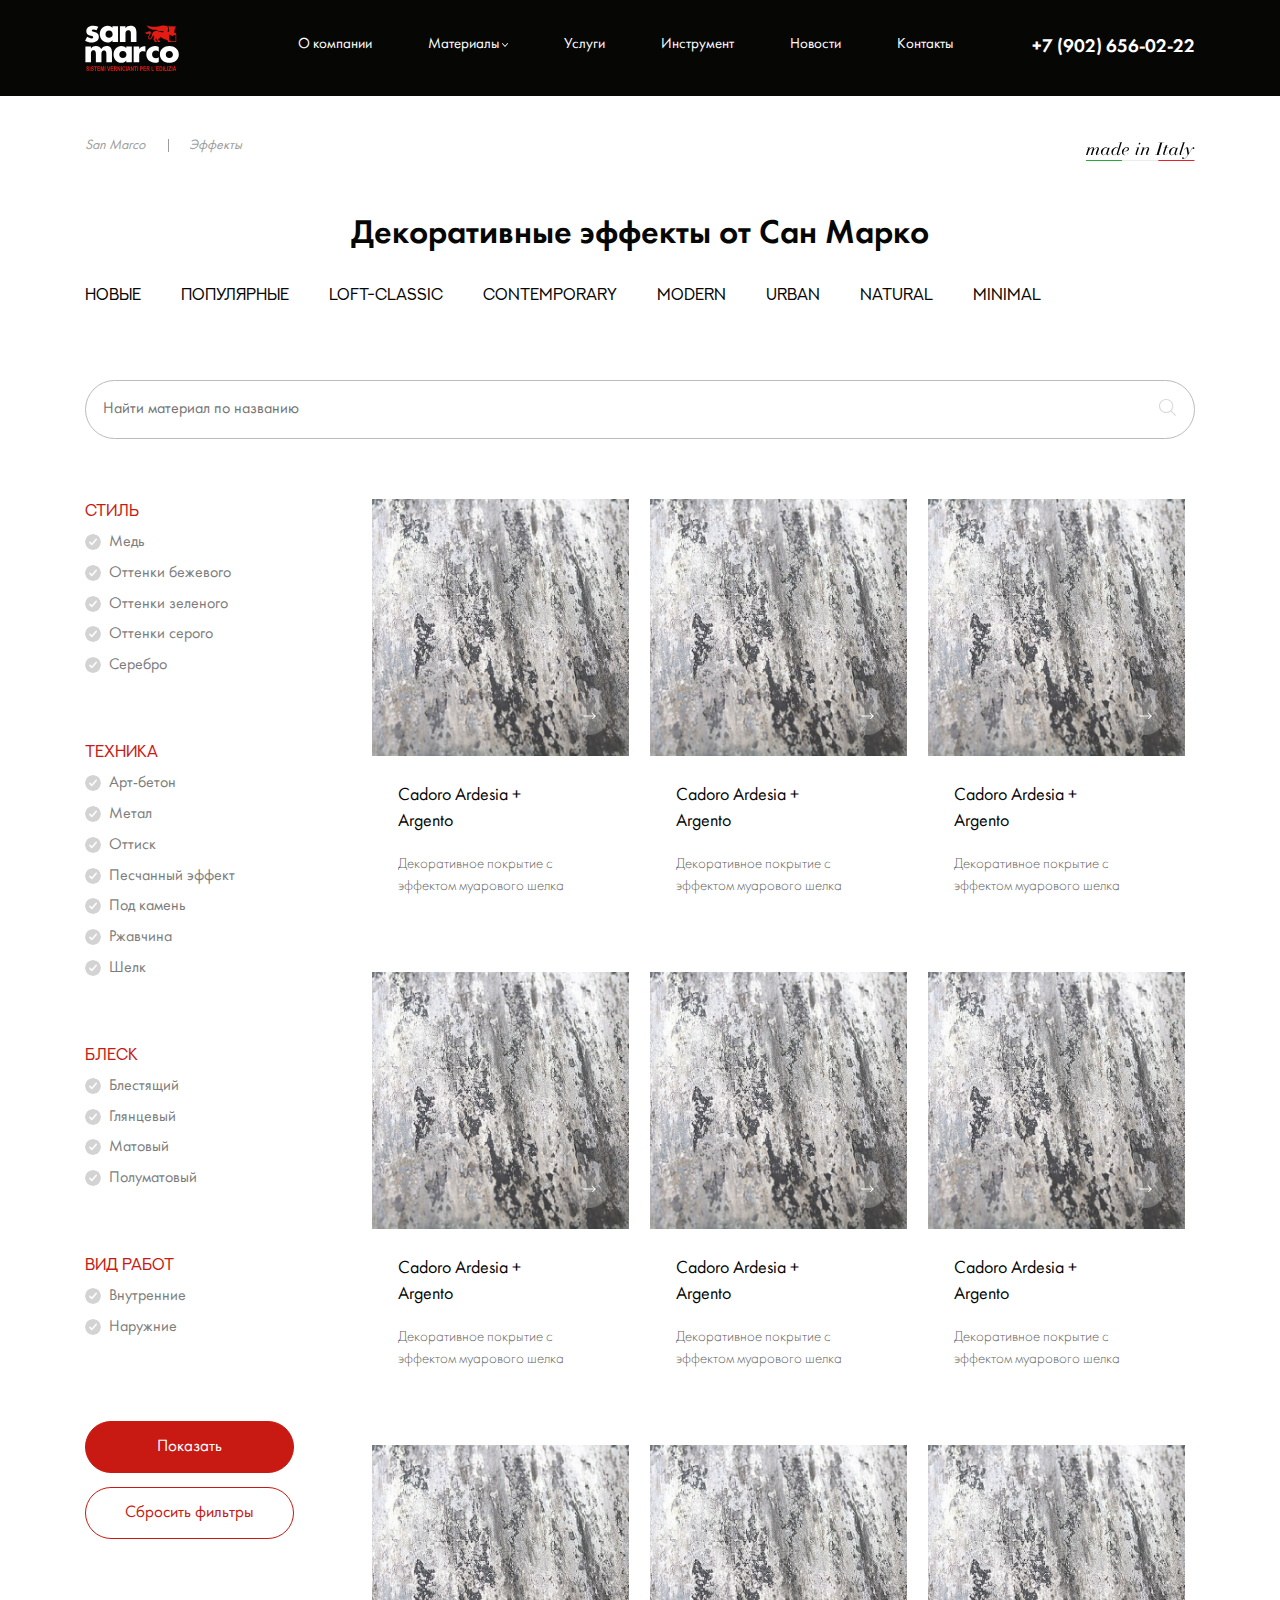
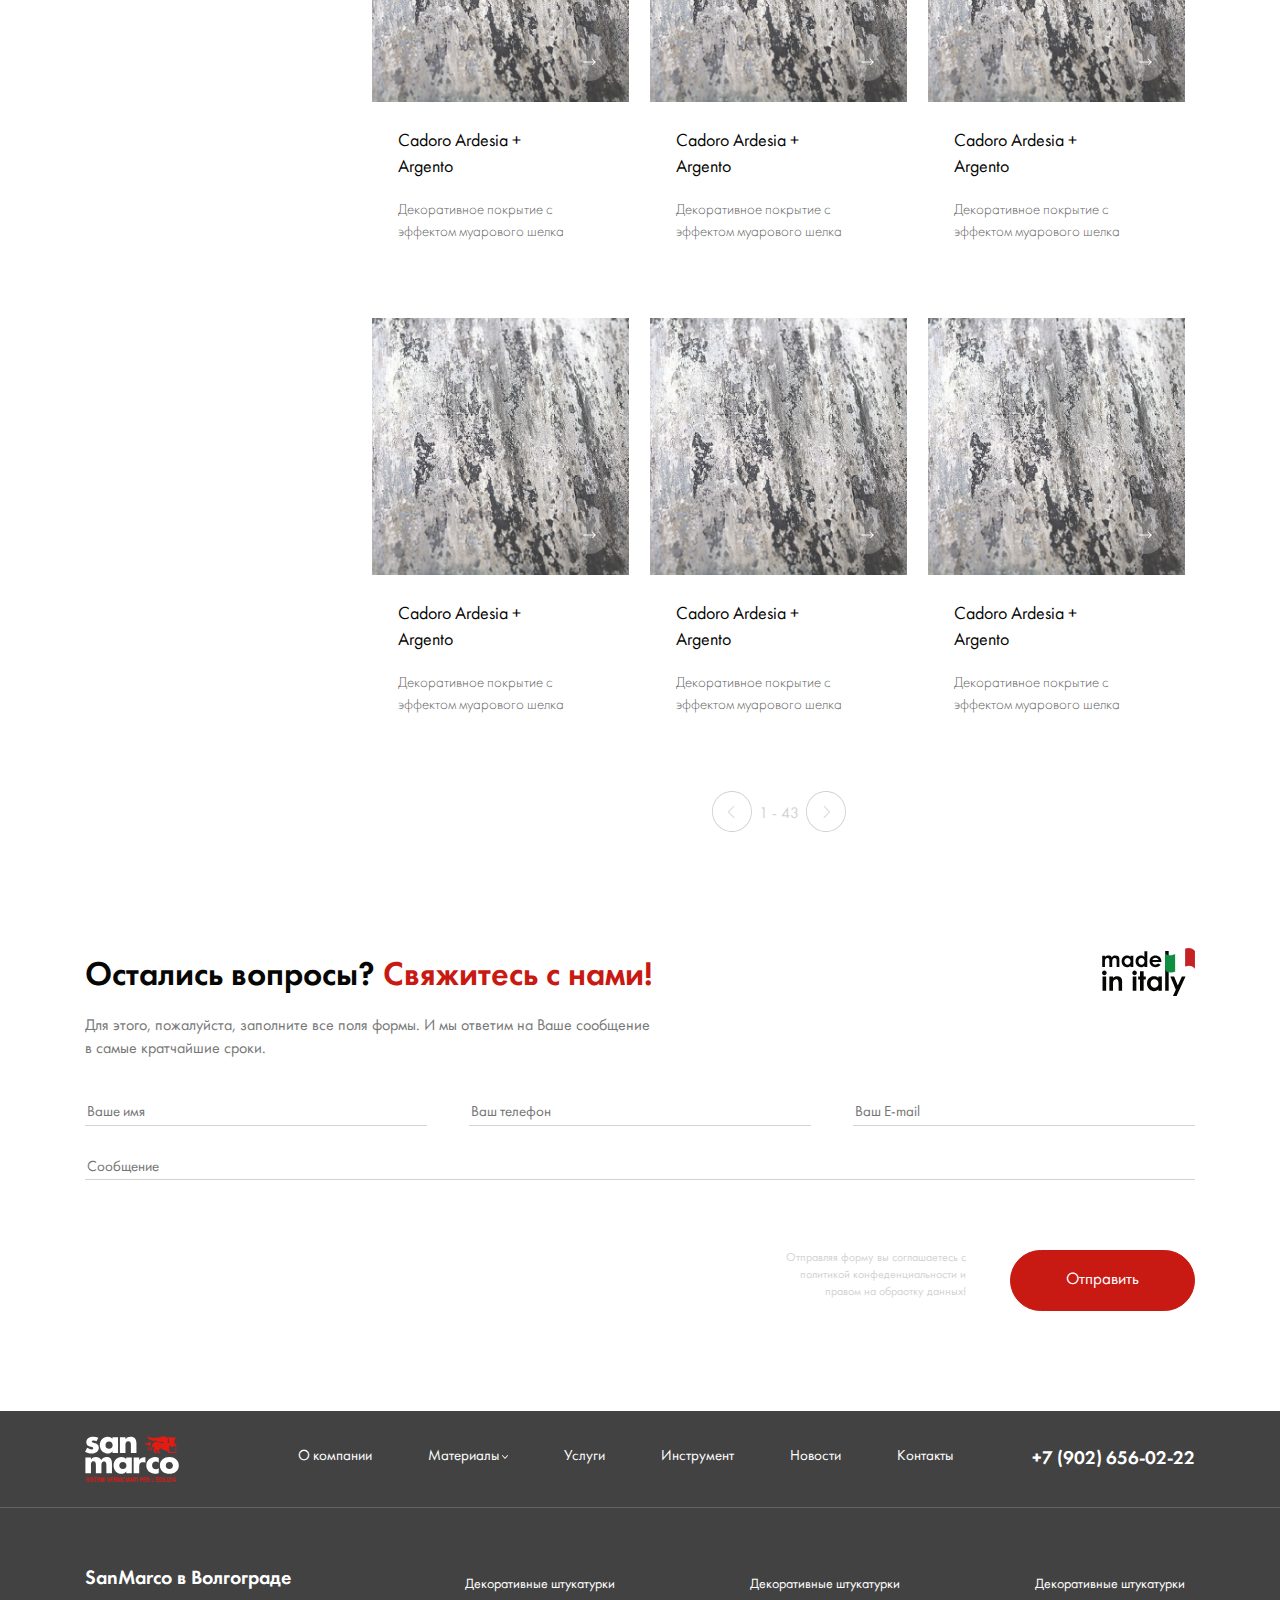
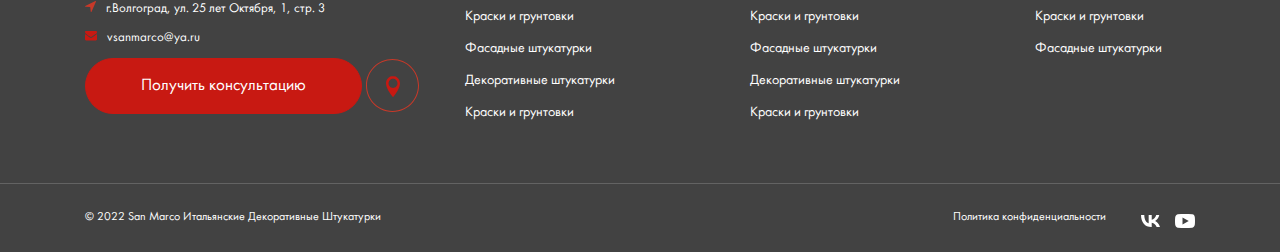
<file: catalog.html>
<!DOCTYPE html>
<html>
    <head>
        <meta charset="UTF-8">
        <link rel="stylesheet" type="text/css" href="css/bootstrap.css">
        <link rel="stylesheet" type="text/css" href="css/bootstrap-theme.css">
        <link rel="stylesheet" href="lib/OwlCarousel2-2.3.4/dist/assets/owl.carousel.css">
        <link rel="stylesheet" href="lib/OwlCarousel2-2.3.4/dist/assets/owl.theme.default.css">
        <link rel="stylesheet" type="text/css" href="css/style.css">
        <link rel="stylesheet" type="text/css" href="css/adaptive.css">
        <link rel="apple-touch-icon" sizes="120x120" href="images/favicon/apple-touch-icon.png">
        <link rel="icon" type="image/png" sizes="32x32" href="images/favicon/favicon-32x32.png">
        <link rel="icon" type="image/png" sizes="16x16" href="images/favicon/favicon-16x16.png">
        <link rel="manifest" href="images/favicon/site.webmanifest">
        <link rel="mask-icon" href="images/favicon/safari-pinned-tab.svg" color="#5bbad5">
        <meta name="msapplication-TileColor" content="#da532c">
        <meta name="theme-color" content="#ffffff">
        <title>SanMarco</title>
        <meta name="viewport" content="width=device-width, initial-scale=1.0">
    </head>
    <body>
        <header>
            <div class="container">
                <div class="flex-header">
                    <div class="logo-block">
                        <a class="logo" href="index.html" >
                            <img src="images/logo.svg" alt="">
                        </a>
                    </div>
                    <div class="hover-logo">
                        <div class="background-hover-logo">
                            <h2><span>SanMarco в Волгограде</span></h2>
                            <a class="hover-address" href="#">
                                <img src="images/location_icon.svg" alt="">
                                <p>г.Волгоград, ул. 25 лет Октября, 1, стр. 3</p>    
                            </a> 
                            <a class="hover-address" href="#">
                                <img src="images/mail_icon.svg" alt="">
                                <p>vsanmarco@ya.ru</p>    
                            </a> 
                            <a class=" button-footer popup-open" id="first-button"  href="#popup-callback">  
                                <span>Получить консультацию</span>                          
                            </a>
                            <a  href="#">
                            <img src="images/marker_red.svg" alt="">
                            </a>
                        </div>                        
                    </div>
                    
                    <nav class="burger-menu">
                        <ul class="burger-list">                            
                            <li>
                                <a href="index.html#six" class="link">О компании</a>
                            </li>
                            <li class="submenu">
                                <a class="open-menu" href="#drop-down-menu" id="drop-down-button">Материалы
                                    <img src="images/Vector.svg" alt="">
                                </a> 
                            </li>                            
                            <li>
                                <a href="services.html">Услуги</a>
                            </li>                            
                            <li>
                                <a href="product.html">Инструмент</a>
                            </li> 
                            <li>
                                <a href="index.html#five">Новости</a>
                            </li>
                            <li>
                                <a href="#eight">Контакты</a>
                            </li>                        
                        </ul>
                    </nav>
                    <div class="phone-block">
                        <a  class="phone " href="tel:+7(902)656-02-22"> 
                            <span class="number">+7 (902) 656-02-22</span>         
                        </a>                             
                    </div>
                    <div class="burger">
                        <span></span>
                    </div>                    
                </div>
            </div>
        </header>  
        <section>
            <div class="drop-down disp-none" id="drop-down-menu">
                <div class="container">
                    <div class="search-box">                        
                        <input class="search" type="text"  placeholder="Найти материал по названию">
                        <a class="search-button" href="#" >
                            <img src="images/search.svg" alt=""></i>
                        </a>
                        <a class="search-button-close" href="#" >
                            <img src="images/close.svg" alt=""></i>
                        </a>
                    </div>
                    <div class="row">
                        <div class="dd-menu">
                            <div class="col-xs-12 col-sm-3 col-md-3 col-lg-3">
                                <div class="menu-one">
                                    <ul>
                                        <li>
                                            <a href='#' class="search-menu" data-block="#block-1">Декоративные штукатурки</a>
                                        </li>
                                        <li>
                                            <a href='#' class="search-menu" data-block="#block-2">Краски и грунтовки</a>
                                        </li>
                                        <li>
                                            <a href='#' class="search-menu" data-block="#block-3">Фасадные штукатурки</a>
                                        </li>
                                    </ul>
                                    <img src="images/italy.svg" alt=""></i>
                                </div>                                
                            </div>
                            <div class="col-xs-12 col-sm-4 col-md-4 col-lg-4"> 
                                <div class="menu-two search-block active" id="block-1">
                                    <ul>
                                        <li><a href="#">Акриловая фасадная штукатурка</a></li>
                                        <li><a href="#">Минеральная штукатурка для фасадов</a></li>
                                        <li><a href="#">Силиконовая фасадная штукатурка </a></li>
                                        <li><a href="#">Фасадная штукатурка барашек</a></li>
                                        <li><a href="#">Фасадная штукатурка короед</a></li>
                                        <li><a href="#">Фасадная штукатурка с эффектом травертино</a></li>
                                        <li><a href="#">Фасадная штукатурка шуба</a></li>
                                    </ul>  
                                </div> 
                                <div class="menu-two search-block" id="block-2">
                                    <ul>
                                        <li><a href="#">22Акриловая фасадная штукатурка</a></li>
                                        <li><a href="#">Минеральная штукатурка для фасадов</a></li>
                                        <li><a href="#">Силиконовая фасадная штукатурка </a></li>
                                        <li><a href="#">Фасадная штукатурка барашек</a></li>
                                        <li><a href="#">Фасадная штукатурка короед</a></li>
                                        <li><a href="#">Фасадная штукатурка с эффектом травертино</a></li>
                                        <li><a href="#">Фасадная штукатурка шуба</a></li>
                                    </ul>  
                                </div>
                                <div class="menu-two search-block" id="block-3">
                                    <ul>
                                        <li><a href="#">33Акриловая фасадная штукатурка</a></li>
                                        <li><a href="#">Минеральная штукатурка для фасадов</a></li>
                                        <li><a href="#">Силиконовая фасадная штукатурка </a></li>
                                        <li><a href="#">Фасадная штукатурка барашек</a></li>
                                        <li><a href="#">Фасадная штукатурка короед</a></li>
                                        <li><a href="#">Фасадная штукатурка с эффектом травертино</a></li>
                                        <li><a href="#">Фасадная штукатурка шуба</a></li>
                                    </ul>  
                                </div>                                                     
                            </div>
                            <div class="col-xs-12 col-sm-5 col-md-5 col-lg-5"> 
                                <div class="menu-three">
                                    <h3>«SanMarco» - Широчайший<br> выбор декоративных<br> штукатурок из Италии</h3>
                                    <p>© 2022 San Marco.</p>
                                </div>                                
                            </div>
                        </div>                        
                    </div>           
                </div>
                
            </div>      
        </section>

        <section class="catalog-effects">
            <div class="container">
                <div class="path">
                    <p>San Marco <span>Эффекты</span> </p>
                    <img src="images/made_in_italy.svg" alt="">
                </div>
                <div class="decorative-effects">
                    <h1>Декоративные эффекты от Сан Марко</h1>
                    <div class="menuWrapper">
                        <div class="menu-scroll">
                            <div class="texture-menu">
                                <ul>
                                    <li><a href="#">НОВЫЕ</a></li>
                                    <li><a href="#">ПОПУЛЯРНЫЕ</a></li>
                                    <li><a href="#">LOFT-CLASSIC</a></li>
                                    <li><a href="#">CONTEMPORARY</a></li>
                                    <li><a href="#">MODERN</a></li>
                                    <li><a href="#">URBAN</a></li>
                                    <li><a href="#">NATURAL</a></li>
                                    <li><a href="#">MINIMAL</a></li>
                                </ul>  
                            </div>
                        </div>
                    </div> 
                    <div class="mTop-30px">
                        <div class="search-box">                        
                            <input class="search" type="text"  placeholder="Найти материал по названию">
                            <a class="search-button" href="#" >
                                <img src="images/search.svg" alt=""></i>
                            </a>                        
                        </div>
                    </div>
                    <div class="filters-mobile">
                        <div class="filters-mobile-flex">
                            <h1>Декоративная серия</h1>
                            <div class="catalog-mobile">
                                <p>Работы</p>
                                <div class=" type-work">
                                    <div class="type-work-item internal">
                                        <input id="1" type="radio" name="radio" value="off" checked>
                                        <label for="1">Внутренние</label>
                                    </div>
                                    <div class="type-work-item  outdoor">
                                        <input id="2" type="radio" name="radio" value="on">
                                        <label for="2">Наружные</label>
                                    </div>
                                </div>
                            </div>
                            <div class="select">
                                <p>Окрашиваемая поверхность</p>
                                <select>                                    
                                    <option value="Любая">Любая</option>
                                    <option value="вариант2">Медь</option>
                                    <option value="вариант2">Оттенки бежевого</option>
                                    <option value="вариант2">Оттенки зеленого</option>
                                    <option value="вариант2">Оттенки серого</option>
                                    <option value="вариант2">Серебро</option>
                                </select>
                            </div>
                            <div class="select">
                                <p>Эффект</p>
                                <select>                                    
                                    <option value="Любая">Любой</option>
                                    <option value="вариант2">Арт-бетон</option>
                                    <option value="вариант2">Металл</option>
                                    <option value="вариант2">Оттиск</option>
                                    <option value="вариант2">Песчанный эффект</option>
                                    <option value="вариант2">Под камень</option>
                                    <option value="вариант2">Ржавчина</option>
                                    <option value="вариант2">Шелк</option>
                                </select>
                            </div>
                            <div class="select">
                                <p>Блеск</p>
                                <select>                                    
                                    <option value="Любая">Любой</option>
                                    <option value="вариант2">Блестящий</option>
                                    <option value="вариант2">Глянцевый</option>
                                    <option value="вариант2">Матовый</option>
                                    <option value="вариант2">Полуматовый</option>
                                </select>
                            </div>
                            <div class="filters-mobile-batton">
                                <a class=" button-catalog-red popup-open" id="first-button"  href="#popup-callback">  
                                    <span>Показать</span>                          
                                </a>
                                <a class=" button-catalog-white popup-open" id="first-button"  href="#popup-callback">  
                                    <span>Сбросить фильтры</span>                          
                                </a>
                            </div>
                            
                        </div>                            
                    </div>
                    <div class="catalog row">
                        <div class="filters col-xs-12 col-sm-3 col-md- col-lg-3">
                            <div>
                                <p class="name-filter">СТИЛЬ</p>
                                <div class="checkbox">
                                    <input type="checkbox" class="checkbox-input" id="copper">
                                    <label class="checkbox-label" for="copper"><span>Медь</span></label>
                                </div>
                                <div class="checkbox">
                                    <input type="checkbox" class="checkbox-input" id="shades_of_beige">
                                    <label class="checkbox-label" for="shades_of_beige"><span>Оттенки бежевого</span></label>
                                </div>
                                <div class="checkbox">
                                    <input type="checkbox" class="checkbox-input" id="shades_of_green">
                                    <label class="checkbox-label" for="shades_of_green"><span>Оттенки зеленого</span></label>
                                </div>
                                <div class="checkbox">
                                    <input type="checkbox" class="checkbox-input" id="shades_of_gray">
                                    <label class="checkbox-label" for="shades_of_gray"><span>Оттенки серого</span></label>
                                </div>
                                <div class="checkbox">
                                    <input type="checkbox" class="checkbox-input" id="silver">
                                    <label class="checkbox-label" for="silver"><span>Серебро</span></label>
                                </div>
                            </div>
                            <div>
                                <p class="name-filter">ТЕХНИКА</p>
                                <div class="checkbox">
                                    <input type="checkbox" class="checkbox-input" id="art_concrete">
                                    <label class="checkbox-label" for="art_concrete"><span>Арт-бетон</span></label>
                                </div>
                                <div class="checkbox">
                                    <input type="checkbox" class="checkbox-input" id="metal">
                                    <label class="checkbox-label" for="metal"><span>Метал</span></label>
                                </div>
                                <div class="checkbox">
                                    <input type="checkbox" class="checkbox-input" id="impression">
                                    <label class="checkbox-label" for="impression"><span>Оттиск</span></label>
                                </div>
                                <div class="checkbox">
                                    <input type="checkbox" class="checkbox-input" id="sandy_effect">
                                    <label class="checkbox-label" for="sandy_effect"><span>Песчанный эффект</span></label>
                                </div>
                                <div class="checkbox">
                                    <input type="checkbox" class="checkbox-input" id="under_stone">
                                    <label class="checkbox-label" for="under_stone"><span>Под камень</span></label>
                                </div>
                                <div class="checkbox">
                                    <input type="checkbox" class="checkbox-input" id="rust">
                                    <label class="checkbox-label" for="rust"><span>Ржавчина</span></label>
                                </div>
                                <div class="checkbox">
                                    <input type="checkbox" class="checkbox-input" id="silk">
                                    <label class="checkbox-label" for="silk"><span>Шелк</span></label>
                                </div>
                            </div>
                            <div>
                                <p class="name-filter">БЛЕСК</p>
                                <div class="checkbox">
                                    <input type="checkbox" class="checkbox-input" id="brilliant">
                                    <label class="checkbox-label" for="brilliant"><span>Блестящий</span></label>
                                </div>
                                <div class="checkbox">
                                    <input type="checkbox" class="checkbox-input" id="glossy">
                                    <label class="checkbox-label" for="glossy"><span>Глянцевый</span></label>
                                </div>
                                <div class="checkbox">
                                    <input type="checkbox" class="checkbox-input" id="matte">
                                    <label class="checkbox-label" for="matte"><span>Матовый</span></label>
                                </div>
                                <div class="checkbox">
                                    <input type="checkbox" class="checkbox-input" id="semi-matt">
                                    <label class="checkbox-label" for="semi-matt"><span>Полуматовый</span></label>
                                </div>
                            </div>
                            <div>
                                <p class="name-filter">ВИД РАБОТ</p>
                                <div class="checkbox">
                                    <input type="checkbox" class="checkbox-input" id="Internal">
                                    <label class="checkbox-label" for="Internal"><span>Внутренние</span></label>
                                </div>
                                <div class="checkbox">
                                    <input type="checkbox" class="checkbox-input" id="outdoor">
                                    <label class="checkbox-label" for="outdoor"><span>Наружние</span></label>
                                </div>
                            </div>
                            <a class=" button-catalog-red popup-open" id="first-button"  href="#popup-callback">  
                                <span>Показать</span>                          
                            </a>
                            <a class=" button-catalog-white popup-open" id="first-button"  href="#popup-callback">  
                                <span>Сбросить фильтры</span>                          
                            </a>  
                        </div>

                        <div class="col-xs-12 col-sm-9 col-md-9 col-lg-9">
                            <div class="slider-catalog owl-carousel">
                                <div class="slider-catalog-cards">
                                    <div class="card-texture-flex">
                                        <div class="card-texture">
                                            <div class="rollover">
                                                <div class="hover-image-scale">
                                                    <img src="images/card_texture/Rectangle_18-2.png" alt="">
                                                    <button class="arrow-card3 arrow-card-section3"></button>
                                                </div>                                    
                                            </div>                                 
                                            <p class="titleCard-texture">Cadoro Ardesia + Argento</p>
                                            <p class="texture-info">Декоративное покрытие с эффектом муарового шелка</p>                                                      
                                        </div>
                                    </div>
                                    <div class="card-texture-flex">
                                        <div class="card-texture">
                                            <div class="rollover">
                                                <div class="hover-image-scale">
                                                    <img src="images/card_texture/Rectangle_18-2.png" alt="">
                                                    <button class="arrow-card3 arrow-card-section3"></button>
                                                </div>                                    
                                            </div>                                 
                                            <p class="titleCard-texture">Cadoro Ardesia + Argento</p>
                                            <p class="texture-info">Декоративное покрытие с эффектом муарового шелка</p>                                                      
                                        </div>
                                    </div>
                                    <div class="card-texture-flex">
                                        <div class="card-texture">
                                            <div class="rollover">
                                                <div class="hover-image-scale">
                                                    <img src="images/card_texture/Rectangle_18-2.png" alt="">
                                                    <button class="arrow-card3 arrow-card-section3"></button>
                                                </div>                                    
                                            </div>                                 
                                            <p class="titleCard-texture">Cadoro Ardesia + Argento</p>
                                            <p class="texture-info">Декоративное покрытие с эффектом муарового шелка</p>                                                      
                                        </div>
                                    </div>
                                    <div class="card-texture-flex">
                                        <div class="card-texture">
                                            <div class="rollover">
                                                <div class="hover-image-scale">
                                                    <img src="images/card_texture/Rectangle_18-2.png" alt="">
                                                    <button class="arrow-card3 arrow-card-section3"></button>
                                                </div>                                    
                                            </div>                                 
                                            <p class="titleCard-texture">Cadoro Ardesia + Argento</p>
                                            <p class="texture-info">Декоративное покрытие с эффектом муарового шелка</p>                                                      
                                        </div>
                                    </div>
                                </div>
                                <div class="slider-catalog-cards">
                                    <div class="card-texture-flex">
                                        <div class="card-texture">
                                            <div class="rollover">
                                                <div class="hover-image-scale">
                                                    <img src="images/card_texture/Rectangle_18-2.png" alt="">
                                                    <button class="arrow-card3 arrow-card-section3"></button>
                                                </div>                                    
                                            </div>                                 
                                            <p class="titleCard-texture">Cadoro Ardesia + Argento</p>
                                            <p class="texture-info">Декоративное покрытие с эффектом муарового шелка</p>                                                      
                                        </div>
                                    </div>
                                    <div class="card-texture-flex">
                                        <div class="card-texture">
                                            <div class="rollover">
                                                <div class="hover-image-scale">
                                                    <img src="images/card_texture/Rectangle_18-2.png" alt="">
                                                    <button class="arrow-card3 arrow-card-section3"></button>
                                                </div>                                    
                                            </div>                                 
                                            <p class="titleCard-texture">Cadoro Ardesia + Argento</p>
                                            <p class="texture-info">Декоративное покрытие с эффектом муарового шелка</p>                                                      
                                        </div>
                                    </div>
                                    <div class="card-texture-flex">
                                        <div class="card-texture">
                                            <div class="rollover">
                                                <div class="hover-image-scale">
                                                    <img src="images/card_texture/Rectangle_18-2.png" alt="">
                                                    <button class="arrow-card3 arrow-card-section3"></button>
                                                </div>                                    
                                            </div>                                 
                                            <p class="titleCard-texture">Cadoro Ardesia + Argento</p>
                                            <p class="texture-info">Декоративное покрытие с эффектом муарового шелка</p>                                                      
                                        </div>
                                    </div>
                                    <div class="card-texture-flex">
                                        <div class="card-texture">
                                            <div class="rollover">
                                                <div class="hover-image-scale">
                                                    <img src="images/card_texture/Rectangle_18-2.png" alt="">
                                                    <button class="arrow-card3 arrow-card-section3"></button>
                                                </div>                                    
                                            </div>                                 
                                            <p class="titleCard-texture">Cadoro Ardesia + Argento</p>
                                            <p class="texture-info">Декоративное покрытие с эффектом муарового шелка</p>                                                      
                                        </div>
                                    </div>
                                </div>
                                <div class="slider-catalog-cards">
                                    <div class="card-texture-flex">
                                        <div class="card-texture">
                                            <div class="rollover">
                                                <div class="hover-image-scale">
                                                    <img src="images/card_texture/Rectangle_18-2.png" alt="">
                                                    <button class="arrow-card3 arrow-card-section3"></button>
                                                </div>                                    
                                            </div>                                 
                                            <p class="titleCard-texture">Cadoro Ardesia + Argento</p>
                                            <p class="texture-info">Декоративное покрытие с эффектом муарового шелка</p>                                                      
                                        </div>
                                    </div>
                                    <div class="card-texture-flex">
                                        <div class="card-texture">
                                            <div class="rollover">
                                                <div class="hover-image-scale">
                                                    <img src="images/card_texture/Rectangle_18-2.png" alt="">
                                                    <button class="arrow-card3 arrow-card-section3"></button>
                                                </div>                                    
                                            </div>                                 
                                            <p class="titleCard-texture">Cadoro Ardesia + Argento</p>
                                            <p class="texture-info">Декоративное покрытие с эффектом муарового шелка</p>                                                      
                                        </div>
                                    </div>
                                    <div class="card-texture-flex">
                                        <div class="card-texture">
                                            <div class="rollover">
                                                <div class="hover-image-scale">
                                                    <img src="images/card_texture/Rectangle_18-2.png" alt="">
                                                    <button class="arrow-card3 arrow-card-section3"></button>
                                                </div>                                    
                                            </div>                                 
                                            <p class="titleCard-texture">Cadoro Ardesia + Argento</p>
                                            <p class="texture-info">Декоративное покрытие с эффектом муарового шелка</p>                                                      
                                        </div>
                                    </div>
                                    <div class="card-texture-flex">
                                        <div class="card-texture">
                                            <div class="rollover">
                                                <div class="hover-image-scale">
                                                    <img src="images/card_texture/Rectangle_18-2.png" alt="">
                                                    <button class="arrow-card3 arrow-card-section3"></button>
                                                </div>                                    
                                            </div>                                 
                                            <p class="titleCard-texture">Cadoro Ardesia + Argento</p>
                                            <p class="texture-info">Декоративное покрытие с эффектом муарового шелка</p>                                                      
                                        </div>
                                    </div>
                                </div>
                                <div class="slider-catalog-cards">
                                    <div class="card-texture-flex">
                                        <div class="card-texture">
                                            <div class="rollover">
                                                <div class="hover-image-scale">
                                                    <img src="images/card_texture/Rectangle_18-2.png" alt="">
                                                    <button class="arrow-card3 arrow-card-section3"></button>
                                                </div>                                    
                                            </div>                                 
                                            <p class="titleCard-texture">Cadoro Ardesia + Argento</p>
                                            <p class="texture-info">Декоративное покрытие с эффектом муарового шелка</p>                                                      
                                        </div>
                                    </div>
                                    <div class="card-texture-flex">
                                        <div class="card-texture">
                                            <div class="rollover">
                                                <div class="hover-image-scale">
                                                    <img src="images/card_texture/Rectangle_18-2.png" alt="">
                                                    <button class="arrow-card3 arrow-card-section3"></button>
                                                </div>                                    
                                            </div>                                 
                                            <p class="titleCard-texture">Cadoro Ardesia + Argento</p>
                                            <p class="texture-info">Декоративное покрытие с эффектом муарового шелка</p>                                                      
                                        </div>
                                    </div>
                                    <div class="card-texture-flex">
                                        <div class="card-texture">
                                            <div class="rollover">
                                                <div class="hover-image-scale">
                                                    <img src="images/card_texture/Rectangle_18-2.png" alt="">
                                                    <button class="arrow-card3 arrow-card-section3"></button>
                                                </div>                                    
                                            </div>                                 
                                            <p class="titleCard-texture">Cadoro Ardesia + Argento</p>
                                            <p class="texture-info">Декоративное покрытие с эффектом муарового шелка</p>                                                      
                                        </div>
                                    </div>
                                    <div class="card-texture-flex">
                                        <div class="card-texture">
                                            <div class="rollover">
                                                <div class="hover-image-scale">
                                                    <img src="images/card_texture/Rectangle_18-2.png" alt="">
                                                    <button class="arrow-card3 arrow-card-section3"></button>
                                                </div>                                    
                                            </div>                                 
                                            <p class="titleCard-texture">Cadoro Ardesia + Argento</p>
                                            <p class="texture-info">Декоративное покрытие с эффектом муарового шелка</p>                                                      
                                        </div>
                                    </div>
                                </div>                                    
                            </div>
                            <div class="nav-container-events-catalog"><span>1 - 43</span></div>
                        </div>

                    </div>
                </div>
            </div>
        </section>


        <section class="eight" id="eight">
            <div class="container">
                <div class="callback">
                    <div class="callback-info">
                        <div class="d-flex">
                            <h1>Остались вопросы? <span class="red"> Свяжитесь с нами!</span></h1>
                            <img src="images/italy.svg" alt="">
                        </div>                        
                        <p>Для этого, пожалуйста, заполните все поля формы. И мы ответим на Ваше сообщение в самые кратчайшие сроки.</p>
                    </div>
                    <div class="callback-block">
                        <form >
                            <div class="callback-input">
                                <input id="form-callback-name" type="text" placeholder="Ваше имя">                          
                                <input id="form-callback-phone" type="phone" placeholder="Ваш телефон">
                                <input id="form-callback-email" type="text" placeholder="Ваш E-mail">                                
                            </div>
                            <input id="form-callback-question" type="comment" name="text" placeholder="Сообщение">                            
                        </form>
                    </div>
                    <div class="callback-button">
                        <p>Отправляя форму вы соглашаетесь с политикой конфеденциальности и правом на обраотку данных!</p>
                        <a class=" button popup-open" id="first-button"  href="#popup-callback">  
                            <span>Отправить</span>                          
                        </a>
                    </div>
                </div>
            </div>
        </section>
        <footer>
            <div class="footer-line">
                <div class="container">
                    <div class="flex-footer">
                        <a href="index.html" class="logo">
                            <img src="images/logo.svg" alt="">
                        </a>
                        
                        <nav class="burger-menu">
                            <ul class="burger-list">                            
                                <li>
                                    <a href="index.html#six" class="link">О компании</a>
                                </li>
                                <li class="submenu">
                                    <a class="open-menu" href="#drop-down-menu" id="drop-down-button">Материалы
                                        <img src="images/Vector.svg" alt="">
                                    </a> 
                                </li>                            
                                <li>
                                    <a href="services.html">Услуги</a>
                                </li>                            
                                <li>
                                    <a href="product.html">Инструмент</a>
                                </li> 
                                <li>
                                    <a href="index.html#five">Новости</a>
                                </li>
                                <li>
                                    <a href="#eight">Контакты</a>
                                </li>                        
                            </ul>
                        </nav>
                        <div class="phone-block">
                            <a  class="phone " href="tel:+7(902)656-02-22"> 
                                <span class="number">+7 (902) 656-02-22</span>         
                            </a>                             
                        </div>
                            <div class="burger">
                                <span></span>
                            </div>
                    </div>                    
                </div>
                <button onclick="topFunction()" id="myBtn" >
                    <svg width="14" height="8" viewBox="0 0 14 8" fill="none" xmlns="http://www.w3.org/2000/svg">
                        <path d="M13.6109 6.6051C13.701 6.69487 13.7461 6.80709 13.7461 6.93053C13.7461 7.05397 13.701 7.16619 13.6109 7.25596C13.4307 7.43551 13.1378 7.43551 12.9576 7.25596L7.21289 1.53284L1.46818 7.25596C1.28795 7.43551 0.995084 7.43551 0.814857 7.25596C0.634631 7.07641 0.634631 6.78465 0.814857 6.6051L6.88623 0.556536C7.06646 0.376988 7.35932 0.376988 7.53955 0.556536L13.6109 6.6051Z" fill="#D3D3D3"/>
                        </svg> 
                </button>
            </div>
            <div class="footer-line">
                <div class="container">
                    <div class="row pTopBot40">
                        <div class="col-xs-12 col-sm-4 col-md-4 col-lg-4">
                            <h2><span>SanMarco в Волгограде</span></h2>
                            <a class="one-column" href="#">
                                <img src="images/location_icon.svg" alt="">
                                <p>г.Волгоград, ул. 25 лет Октября, 1, стр. 3</p>    
                            </a> 
                            <a class="one-column" href="#">
                                <img src="images/mail_icon.svg" alt="">
                                <p>vsanmarco@ya.ru</p>    
                            </a> 
                            <a class=" button-footer popup-open" id="first-button"  href="#popup-callback">  
                                <span>Получить консультацию</span>                          
                            </a>
                            <a  href="#">
                            <img src="images/marker_red.svg" alt="">
                            </a>
                        </div>
                        <div class="col-xs-12 col-sm-3 col-md-3 col-lg-3">
                            <div class="column">
                                <ul>
                                    <li><a href="#">Декоративные штукатурки</a></li>
                                    <li><a href="#">Краски и грунтовки</a></li>
                                    <li><a href="#">Фасадные штукатурки</a></li>
                                    <li><a href="#">Декоративные штукатурки</a></li>
                                    <li><a href="#">Краски и грунтовки</a></li>
                                </ul>
                            </div>                            
                        </div>
                        <div class="col-xs-12 col-sm-3 col-md-3 col-lg-3">
                            <div class="column">
                                <ul>
                                    <li><a href="#">Декоративные штукатурки</a></li>
                                    <li><a href="#">Краски и грунтовки</a></li>
                                    <li><a href="#">Фасадные штукатурки</a></li>
                                    <li><a href="#">Декоративные штукатурки</a></li>
                                    <li><a href="#">Краски и грунтовки</a></li>
                                </ul>
                            </div>
                        </div>
                        <div class="col-xs-12 col-sm-2 col-md-2 col-lg-2">
                            <div class="column">
                                <ul>
                                    <li><a href="#">Декоративные штукатурки</a></li>
                                    <li><a href="#">Краски и грунтовки</a></li>
                                    <li><a href="#">Фасадные штукатурки</a></li>
                                </ul>
                            </div>
                        </div>
                    </div>
                </div> 
            </div>
            <div>
                <div>
                    <div class="container">
                        <div class="row pc-footer">
                            <div class="col-xs-12 col-sm-6 col-md-6 col-lg-6 line-tree">
                                <p>© 2022 San Marco Итальянские Декоративные Штукатурки</p>
                            </div>
                            <div class="col-xs-12 col-sm-6 col-md-6 col-lg-6 line-tree">
                                <div class="last">
                                    <p>Политика конфиденциальности</p>
                                <a  href="#">
                                    <img src="images/vk.svg" alt="">
                                </a>
                                <a  href="#">
                                    <img src="images/youtube.svg" alt="">
                                </a>
                                </div>                            
                            </div>
                        </div>  
                    </div>                                  
                </div> 
                <div class="mobile-footer">
                    <div class="social-networks">
                        <a  href="#">
                            <img src="images/vk.svg" alt="">
                        </a>
                        <a  href="#">
                            <img src="images/youtube.svg" alt="">
                        </a>
                    </div>
                    <p>Политика конфиденциальности</p>
                    <p>© 2022 San Marco Итальянские Декоративные <br>
                        Штукатурки</p>
                </div>                                 
            </div>            
        </footer>
        
        <div class="popup-block" id="popup-callback">
            <div class="form-callback">
                <div class="popup-content">
                    <div class="form">
                        <img src="images/logo_black.svg" alt="">
                        <h1>Оставьте заявку и мы <br><span class="red">свяжемся с Вами!</span></h1>
                        <p>Для этого, пожалуйста, заполните все поля формы. И мы ответим на Ваше сообщение в самые кратчайшие сроки.</p>
                        <form >
                            <div class="popup-callback-input">
                                <input id="form-callback-name" type="text" placeholder="Ваше имя">                          
                                <input id="popup-callback-phone" type="phone" placeholder="Ваш телефон">
                            </div>
                            <input id="form-callback-question" type="comment" name="text" placeholder="Сообщение">
                                
                            <div class="popup-callback-button">
                                <p>Отправляя форму вы соглашаетесь с политикой конфеденциальности и правом на обраотку данных!</p>
                                <a class=" button popup-open" id="first-button"  href="#popup-callback">  
                                    <span>Отправить</span>                          
                                </a>
                            </div>
                        </form>
                    </div>
                    <a class="close-popup"><img src="images/close.svg" alt=""></a>
                </div>                
            </div>
        </div>
       
        <script src="js/jquery.js"></script>
        <script src="lib/jquery.maskedinput/jquery.maskedinput.min.js"></script>
        <script src="lib/OwlCarousel2-2.3.4/dist/owl.carousel.js"></script>
        <script src="js/bootstrap.js"></script>
        <script src="js/skript.js"></script>
    </body>
</html>
</file>
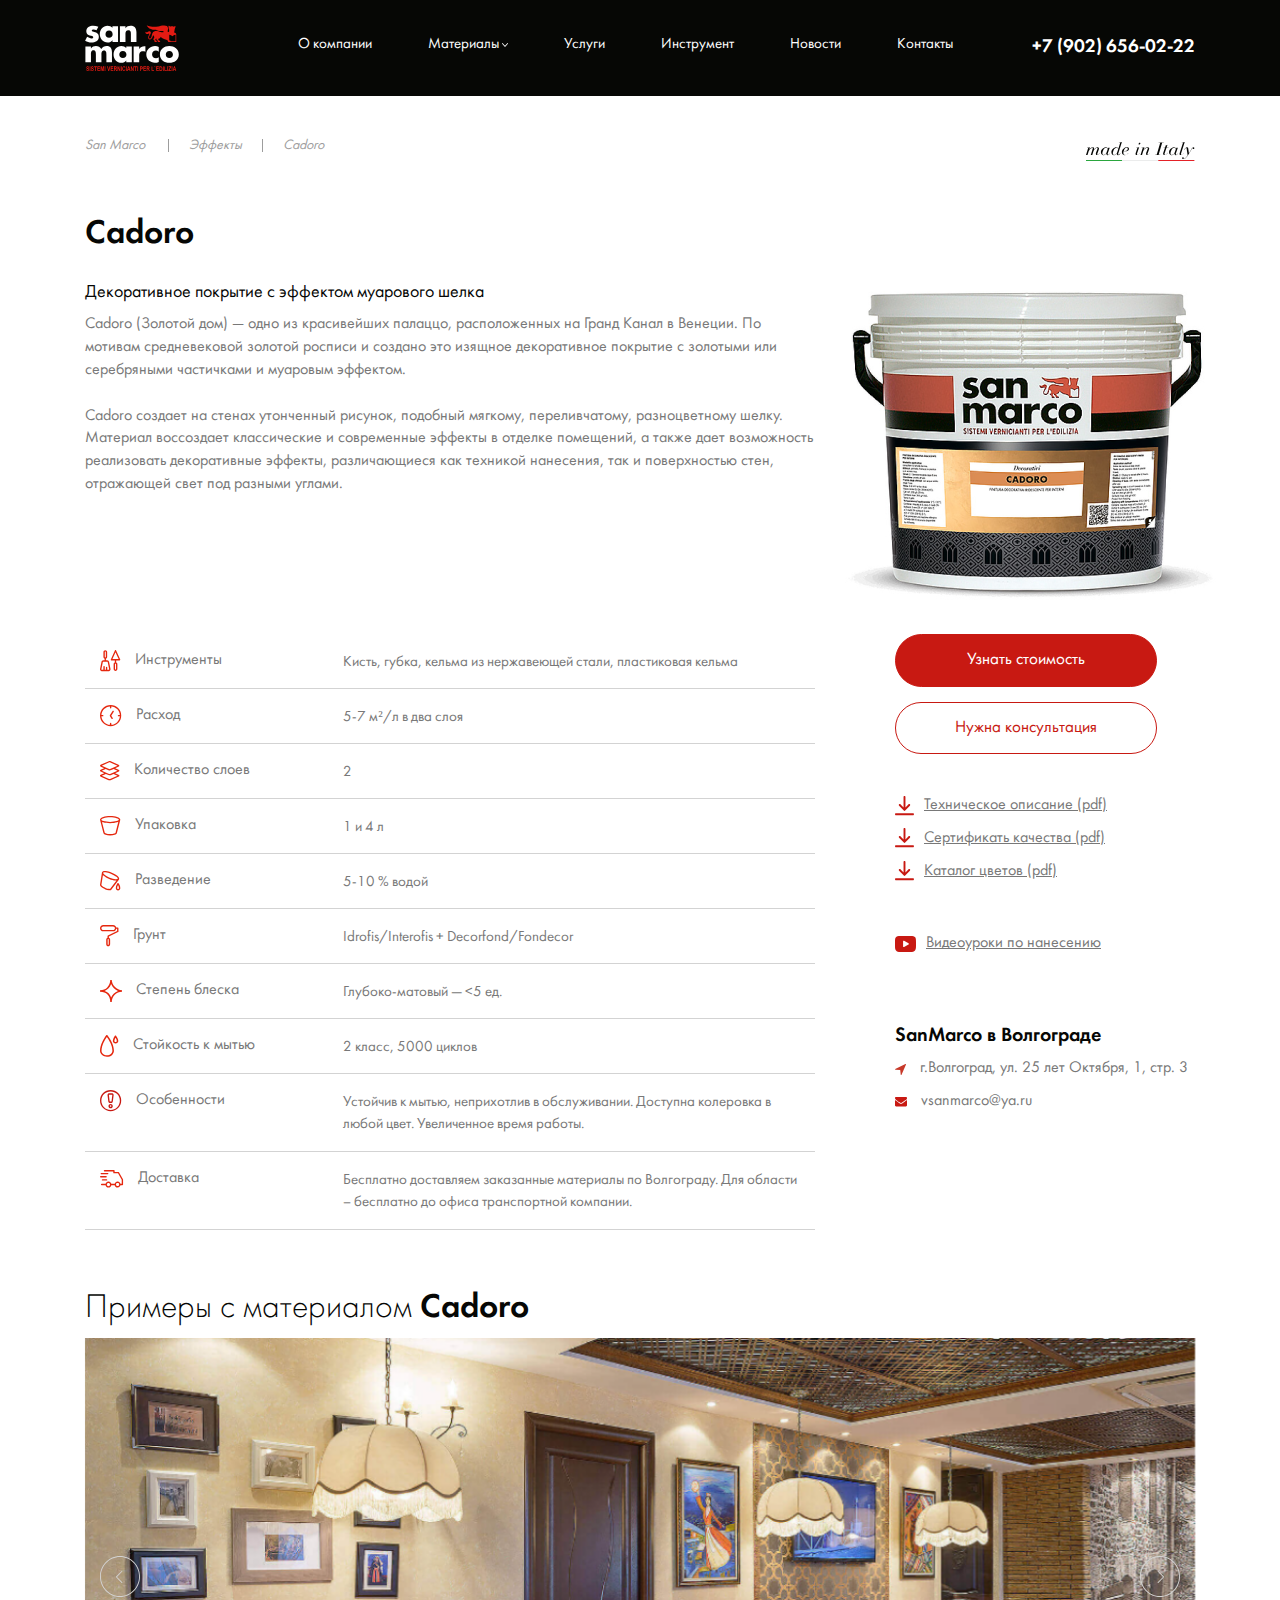
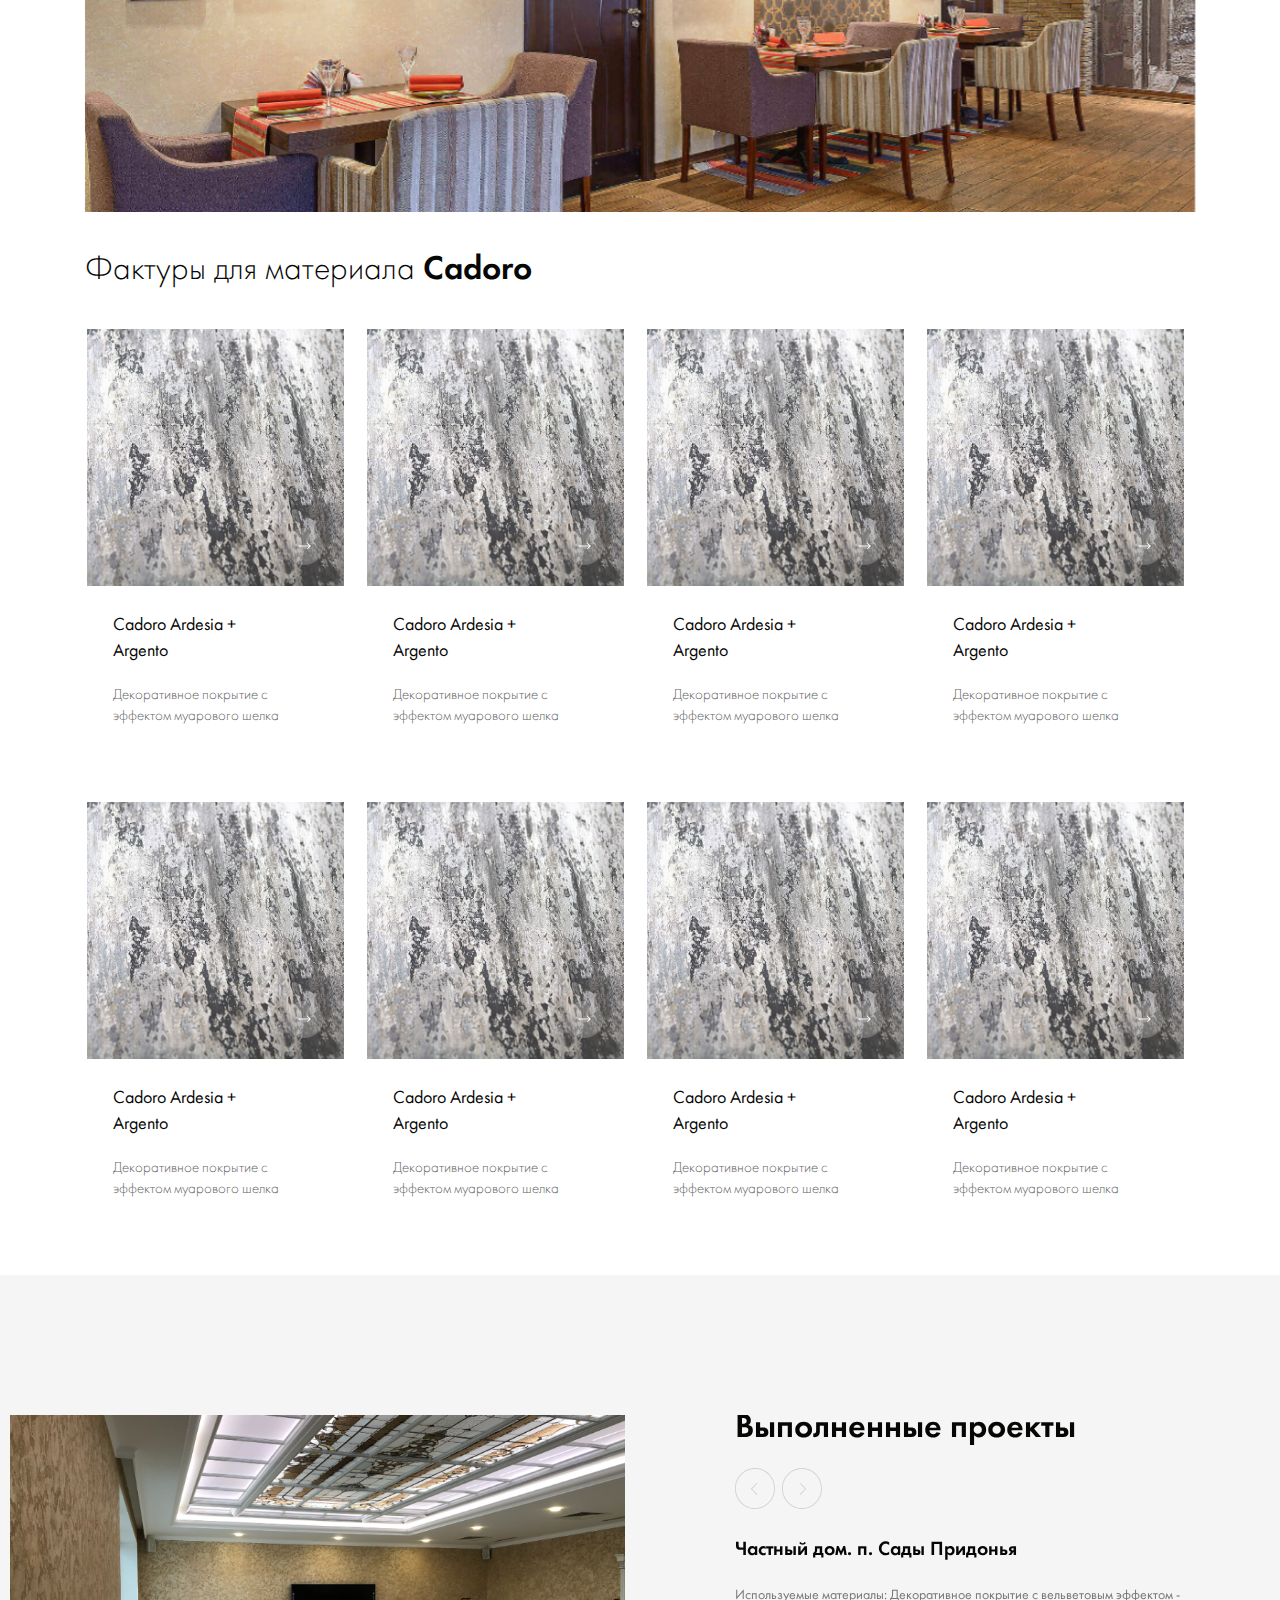
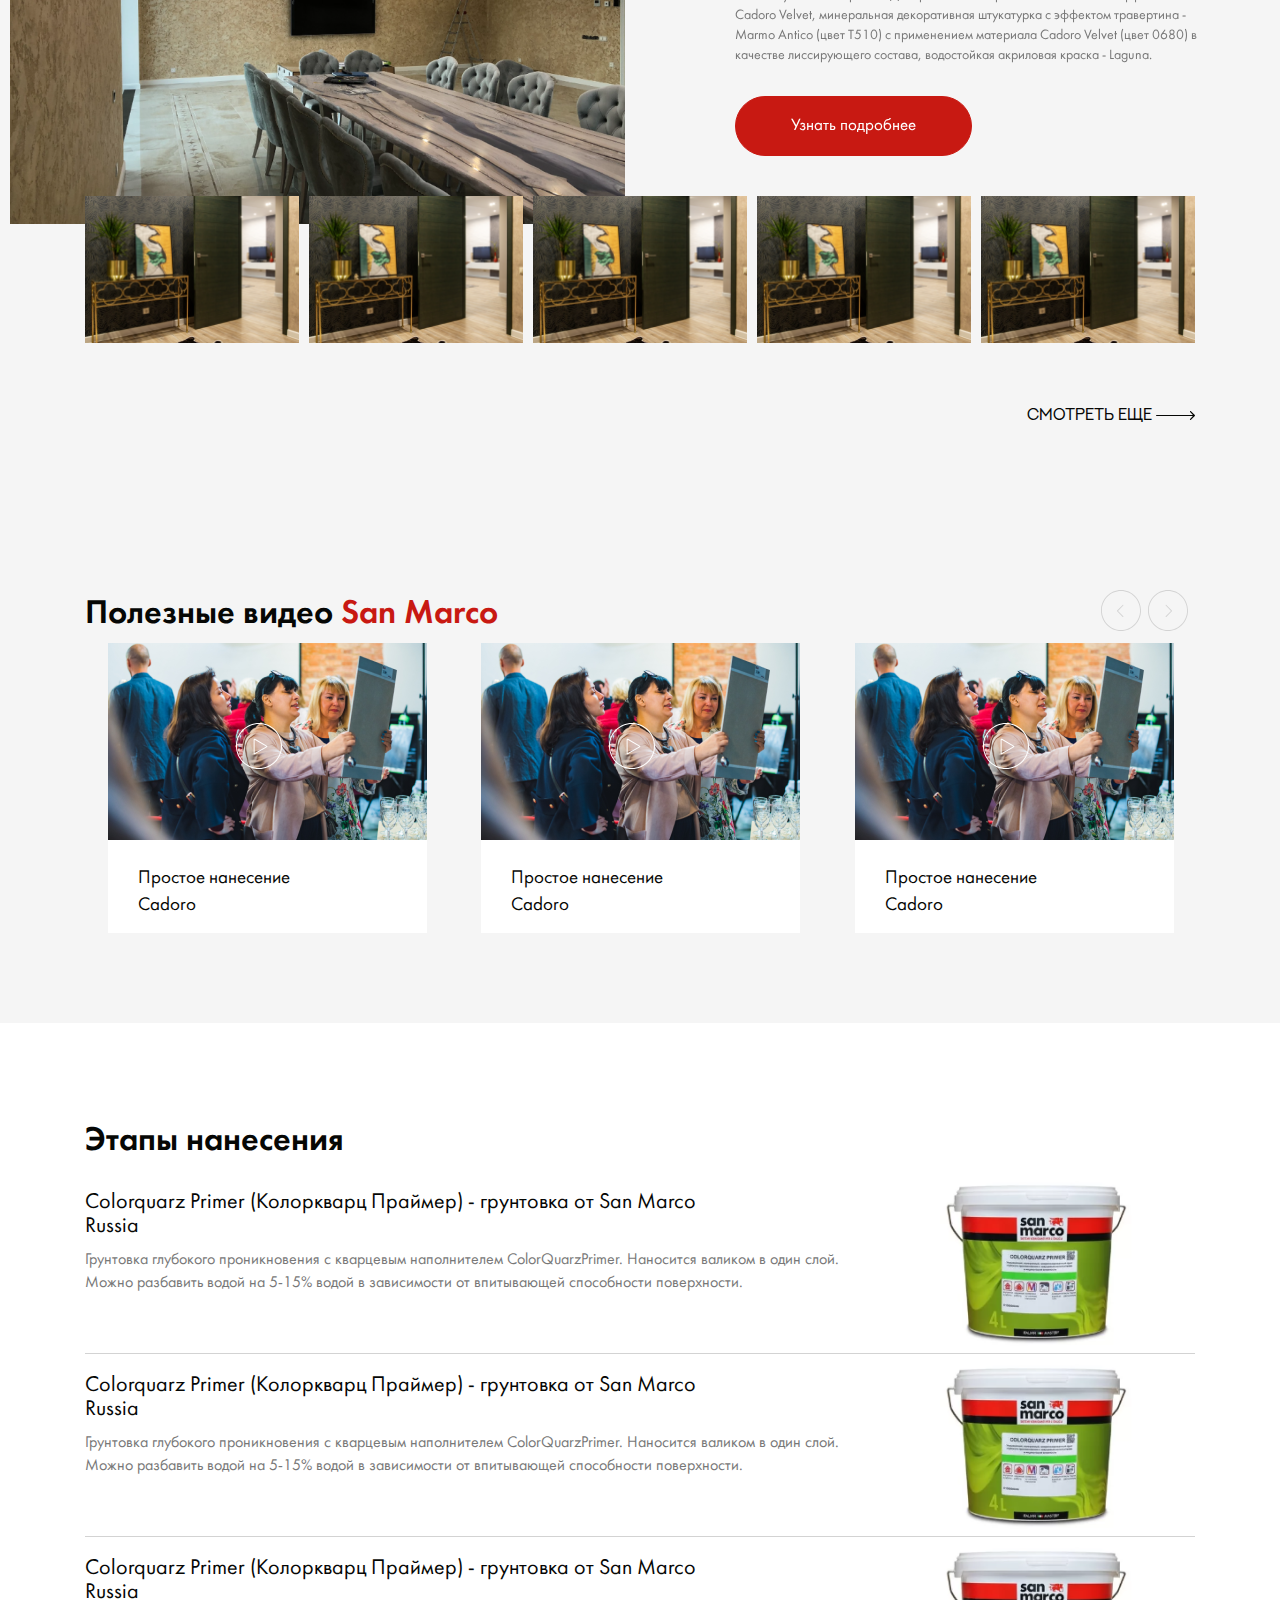
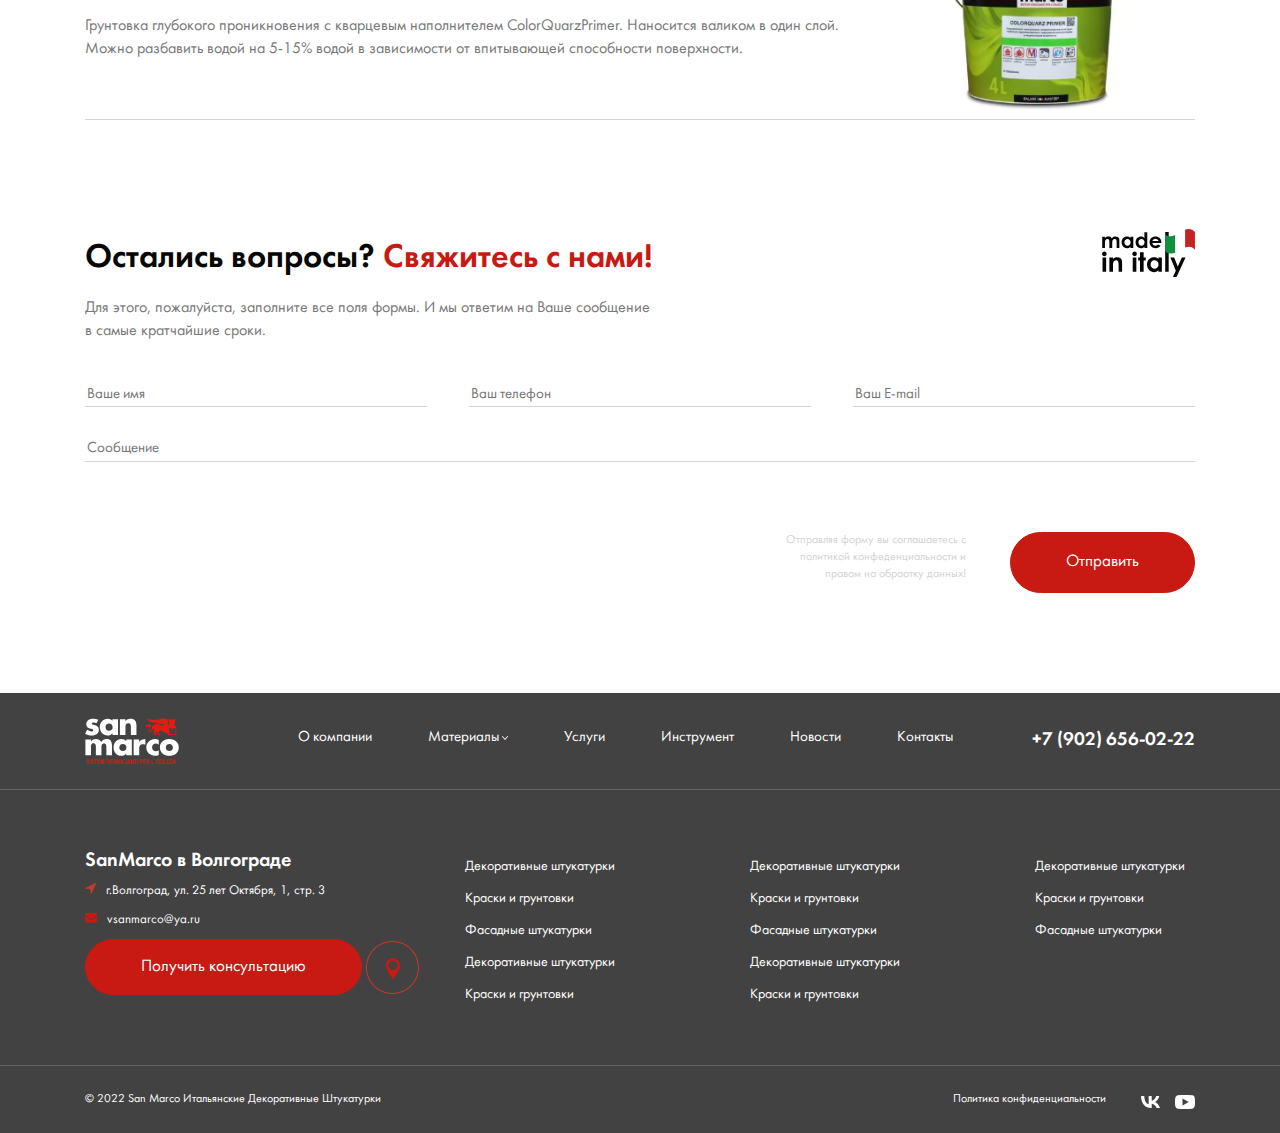
<file: product.html>
<!DOCTYPE html>
<html>
    <head>
        <meta charset="UTF-8">
        <link rel="stylesheet" type="text/css" href="css/bootstrap.css">
        <link rel="stylesheet" type="text/css" href="css/bootstrap-theme.css">
        <link rel="stylesheet" href="lib/OwlCarousel2-2.3.4/dist/assets/owl.carousel.css">
        <link rel="stylesheet" href="lib/OwlCarousel2-2.3.4/dist/assets/owl.theme.default.css">
        <link rel="stylesheet" type="text/css" href="css/style.css">
        <link rel="stylesheet" type="text/css" href="css/adaptive.css">
        <link rel="apple-touch-icon" sizes="120x120" href="images/favicon/apple-touch-icon.png">
        <link rel="icon" type="image/png" sizes="32x32" href="images/favicon/favicon-32x32.png">
        <link rel="icon" type="image/png" sizes="16x16" href="images/favicon/favicon-16x16.png">
        <link rel="manifest" href="images/favicon/site.webmanifest">
        <link rel="mask-icon" href="images/favicon/safari-pinned-tab.svg" color="#5bbad5">
        <meta name="msapplication-TileColor" content="#da532c">
        <meta name="theme-color" content="#ffffff">
        <title>SanMarco</title>
        <meta name="viewport" content="width=device-width, initial-scale=1.0">
    </head>
    <body>
        <header>
            <div class="container">
                <div class="flex-header">
                    <div class="logo-block">
                        <a class="logo" href="index.html" >
                            <img src="images/logo.svg" alt="">
                        </a>
                    </div>
                    <div class="hover-logo">
                        <div class="background-hover-logo">
                            <h2><span>SanMarco в Волгограде</span></h2>
                            <a class="hover-address" href="#">
                                <img src="images/location_icon.svg" alt="">
                                <p>г.Волгоград, ул. 25 лет Октября, 1, стр. 3</p>    
                            </a> 
                            <a class="hover-address" href="#">
                                <img src="images/mail_icon.svg" alt="">
                                <p>vsanmarco@ya.ru</p>    
                            </a> 
                            <a class=" button-footer popup-open" id="first-button"  href="#popup-callback">  
                                <span>Получить консультацию</span>                          
                            </a>
                            <a  href="#">
                            <img src="images/marker_red.svg" alt="">
                            </a>
                        </div>                        
                    </div>
                    
                    <nav class="burger-menu">
                        <ul class="burger-list">                            
                            <li>
                                <a href="index.html#six" class="link">О компании</a>
                            </li>
                            <li class="submenu">
                                <a class="open-menu" href="#drop-down-menu" id="drop-down-button">Материалы
                                    <img src="images/Vector.svg" alt="">
                                </a> 
                            </li>                            
                            <li>
                                <a href="services.html">Услуги</a>
                            </li>                            
                            <li>
                                <a href="product.html">Инструмент</a>
                            </li> 
                            <li>
                                <a href="index.html#five">Новости</a>
                            </li>
                            <li>
                                <a href="#eight">Контакты</a>
                            </li>                        
                        </ul>
                    </nav>
                    <div class="phone-block">
                        <a  class="phone " href="tel:+7(902)656-02-22"> 
                            <span class="number">+7 (902) 656-02-22</span>         
                        </a>                             
                    </div>
                        <div class="burger">
                            <span></span>
                        </div>
                </div>
            </div>
        </header>  
        <section>
            <div class="drop-down disp-none" id="drop-down-menu">
                <div class="container">
                    <div class="search-box">                        
                        <input class="search" type="text"  placeholder="Найти материал по названию">
                        <a class="search-button" href="#" >
                            <img src="images/search.svg" alt=""></i>
                        </a>
                        <a class="search-button-close" href="#" >
                            <img src="images/close.svg" alt=""></i>
                        </a>
                    </div>
                    <div class="row">
                        <div class="dd-menu">
                            <div class="col-xs-12 col-sm-3 col-md-3 col-lg-3">
                                <div class="menu-one">
                                    <ul>
                                        <li>
                                            <a href='#' class="search-menu" data-block="#block-1">Декоративные штукатурки</a>
                                        </li>
                                        <li>
                                            <a href='#' class="search-menu" data-block="#block-2">Краски и грунтовки</a>
                                        </li>
                                        <li>
                                            <a href='#' class="search-menu" data-block="#block-3">Фасадные штукатурки</a>
                                        </li>
                                    </ul>
                                    <img src="images/italy.svg" alt=""></i>
                                </div>                                
                                
                            </div>
                            <div class="col-xs-12 col-sm-4 col-md-4 col-lg-4"> 
                                <div class="menu-two search-block active" id="block-1">
                                    <ul>
                                        <li><a href="#">Акриловая фасадная штукатурка</a></li>
                                        <li><a href="#">Минеральная штукатурка для фасадов</a></li>
                                        <li><a href="#">Силиконовая фасадная штукатурка </a></li>
                                        <li><a href="#">Фасадная штукатурка барашек</a></li>
                                        <li><a href="#">Фасадная штукатурка короед</a></li>
                                        <li><a href="#">Фасадная штукатурка с эффектом травертино</a></li>
                                        <li><a href="#">Фасадная штукатурка шуба</a></li>
                                    </ul>  
                                </div> 
                                <div class="menu-two search-block" id="block-2">
                                    <ul>
                                        <li><a href="#">22Акриловая фасадная штукатурка</a></li>
                                        <li><a href="#">Минеральная штукатурка для фасадов</a></li>
                                        <li><a href="#">Силиконовая фасадная штукатурка </a></li>
                                        <li><a href="#">Фасадная штукатурка барашек</a></li>
                                        <li><a href="#">Фасадная штукатурка короед</a></li>
                                        <li><a href="#">Фасадная штукатурка с эффектом травертино</a></li>
                                        <li><a href="#">Фасадная штукатурка шуба</a></li>
                                    </ul>  
                                </div>
                                <div class="menu-two search-block" id="block-3">
                                    <ul>
                                        <li><a href="#">33Акриловая фасадная штукатурка</a></li>
                                        <li><a href="#">Минеральная штукатурка для фасадов</a></li>
                                        <li><a href="#">Силиконовая фасадная штукатурка </a></li>
                                        <li><a href="#">Фасадная штукатурка барашек</a></li>
                                        <li><a href="#">Фасадная штукатурка короед</a></li>
                                        <li><a href="#">Фасадная штукатурка с эффектом травертино</a></li>
                                        <li><a href="#">Фасадная штукатурка шуба</a></li>
                                    </ul>  
                                </div>                                                      
                            </div>
                            <div class="col-xs-12 col-sm-5 col-md-5 col-lg-5"> 
                                <div class="menu-three">
                                    <h3>«SanMarco» - Широчайший<br> выбор декоративных<br> штукатурок из Италии</h3>
                                    <p>© 2022 San Marco.</p>
                                </div>                                
                            </div>
                        </div>                        
                    </div>           
                </div>
                
            </div>      
        </section>

        <section class="product">
            <div class="container">
                <div class="path">
                    <p>San Marco <span>Эффекты</span><span>Cadoro</span> </p>
                    <img src="images/made_in_italy.svg" alt="">
                </div>
                <h1>Cadoro</h1>
                <div class="row">
                    <div class="coating">
                        <div class="col-xs-12 col-sm-8 col-md-8 col-lg-8">
                            <h3>Декоративное покрытие с эффектом муарового шелка</h3>                         
                            <p>Cadoro (Золотой дом) — одно из красивейших палаццо, расположенных на Гранд Канал в Венеции. По мотивам средневековой золотой росписи и создано это изящное де­ко­ра­тив­ное покрытие с золотыми или серебряными частичками и муаровым эффектом.<br><br>Cadoro создает на стенах утонченный рисунок, подобный мягкому, переливчатому, разноцветному шелку. Материал воссоздает классические и современные эффекты в отделке помещений, а также дает возможность реализовать декоративные эффекты, различающиеся как техникой нанесения, так и поверхностью стен, отражающей свет под разными углами.</p>
                        
                        </div>
                        <div class="col-xs-12 col-sm-4 col-md-4 col-lg-4"> 
                            <img src="images/material_decor_cadoro_001 1.png" alt="">                                    
                        </div>                        
                    </div>                        
                </div>
                <div class="row">
                    <div >
                        <div class="col-xs-12 col-sm-8 col-md-8 col-lg-8">
                            <div class="parameters-coating">
                                <div class="parameters-image col-xs-12 col-sm-4 col-md-4 col-lg-4">
                                    <p><img src="images/icon_product/ico_instr.svg" alt=""> Инструменты</p>
                                </div>
                                <div class="parameters-info col-xs-12 col-sm-8 col-md-8 col-lg-8"> 
                                    <p>Кисть, губка, кельма из нержавеющей стали, пластиковая кельма</p>
                                </div> 
                            </div>
                            <div class="parameters-coating">
                                <div class="parameters-image col-xs-12 col-sm-4 col-md-4 col-lg-4">
                                    <p><img src="images/icon_product/ico_rashod.svg" alt=""> Расход</p>
                                </div>
                                <div class="parameters-info col-xs-12 col-sm-8 col-md-8 col-lg-8"> 
                                    <p>5-7 м²/л в два слоя</p>
                                </div> 
                            </div>
                            <div class="parameters-coating">
                                <div class="parameters-image col-xs-12 col-sm-4 col-md-4 col-lg-4">
                                    <p><img src="images/icon_product/ico_layers.svg" alt=""> Количество слоев</p>
                                </div>
                                <div class="parameters-info col-xs-12 col-sm-8 col-md-8 col-lg-8"> 
                                    <p>2</p>
                                </div> 
                            </div>
                            <div class="parameters-coating">
                                <div class="parameters-image col-xs-12 col-sm-4 col-md-4 col-lg-4">
                                    <p><img src="images/icon_product/ico_upakovka.svg" alt=""> Упаковка</p>
                                </div>
                                <div class="parameters-info col-xs-12 col-sm-8 col-md-8 col-lg-8"> 
                                    <p>1 и 4 л</p>
                                </div> 
                            </div>
                            <div class="parameters-coating">
                                <div class="parameters-image col-xs-12 col-sm-4 col-md-4 col-lg-4">
                                    <p><img src="images/icon_product/ico_razvedenie.svg" alt=""> Разведение</p>
                                </div>
                                <div class="parameters-info col-xs-12 col-sm-8 col-md-8 col-lg-8"> 
                                    <p>5-10 % водой</p>
                                </div> 
                            </div>
                            <div class="parameters-coating">
                                <div class="parameters-image col-xs-12 col-sm-4 col-md-4 col-lg-4">
                                    <p><img src="images/icon_product/ico_grunt.svg" alt=""> Грунт</p>
                                </div>
                                <div class="parameters-info col-xs-12 col-sm-8 col-md-8 col-lg-8"> 
                                    <p>Idrofis/Interofis + Decorfond/Fondecor</p>
                                </div> 
                            </div>
                            <div class="parameters-coating">
                                <div class="parameters-image col-xs-12 col-sm-4 col-md-4 col-lg-4">
                                    <p><img src="images/icon_product/ico_blesk.svg" alt=""> Степень блеска</p>
                                </div>
                                <div class="parameters-info col-xs-12 col-sm-8 col-md-8 col-lg-8"> 
                                    <p>Глубоко-матовый — &lt;5 ед.</p>
                                </div> 
                            </div>
                            <div class="parameters-coating">
                                <div class="parameters-image col-xs-12 col-sm-4 col-md-4 col-lg-4">
                                    <p><img src="images/icon_product/ico_water.svg" alt=""> Стойкость к мытью</p>
                                </div>
                                <div class="parameters-info col-xs-12 col-sm-8 col-md-8 col-lg-8"> 
                                    <p>2 класс, 5000 циклов</p>
                                </div> 
                            </div>
                            <div class="parameters-coating-last">
                                <div class="parameters-image col-xs-12 col-sm-4 col-md-4 col-lg-4">
                                    <p><img src="images/icon_product/ico_osobennosti.svg" alt=""> Особенности</p>
                                </div>
                                <div class="parameters-info col-xs-12 col-sm-8 col-md-8 col-lg-8"> 
                                    <p><span>Устойчив к мытью, неприхотлив в обслуживании. Доступна колеровка в любой цвет. Увеличенное время работы.</span> </p>
                                </div> 
                            </div>
                            <div class="parameters-coating-last">
                                <div class="parameters-image col-xs-12 col-sm-4 col-md-4 col-lg-4">
                                    <p><img src="images/icon_product/ico_delivery.svg" alt=""> Доставка</p>
                                </div>
                                <div class="parameters-info col-xs-12 col-sm-8 col-md-8 col-lg-8"> 
                                    <p><span>Бесплатно доставляем заказанные материалы по Волгограду. Для области – бесплатно до офиса транспортной компании.</span> </p>
                                </div> 
                            </div>
                            
                        </div>
                        <div class="coating-right col-xs-12 col-sm-4 col-md-4 col-lg-4"> 
                            <a class=" button-product-red popup-open" id="first-button"  href="#popup-callback">  
                                <span>Узнать стоимость</span>                          
                            </a>
                            <a class=" button-product-white popup-open" id="first-button"  href="#popup-callback">  
                                <span>Нужна консультация</span>                          
                            </a> 
                            <div class="download">
                                <a href="#" download=""><p><img src="images/down.svg" alt="">Техническое описание (pdf)</p></a>
                                <a href="#" download=""><p><img src="images/down.svg" alt="">Сертификать качества (pdf)</p></a>
                                <a href="#" download=""><p><img src="images/down.svg" alt="">Каталог цветов (pdf)</p></a>
                                <br><br>
                                <a href="#"><p><img src="images/you.svg" alt="">Видеоуроки по нанесению</p></a>                              
                            </div>
                            <br><br>
                            <h2><span>SanMarco в Волгограде</span></h2>
                            <a class="adress" href="#">
                                <p><img src="images/location_icon.svg" alt=""> <span>г.Волгоград, ул. 25 лет Октября, 1, стр. 3</span> </p>    
                            </a> 
                            <a class="adress" href="#">
                                <p><img src="images/mail_icon.svg" alt=""> <span>vsanmarco@ya.ru</span></p>    
                            </a> 
                        </div>                        
                    </div>                        
                </div>                 
            </div>
        </section>
        <section>
            <div class="container">
                <h1><span class="fontfamily-Futura_Bk">Примеры с материалом</span> Cadoro</h1>
            </div>        
            <div class="decorative-effects">                                
                <div class="slider-this-product owl-carousel ">
                    <div class="this-product">
                        <img src="images/hincalnaya.png" alt="">
                    </div>
                    <div class="this-product">
                        <img src="images/hincalnaya.png" alt="">
                    </div>
                    <div class="this-product">
                        <img src="images/hincalnaya.png" alt="">
                    </div>                    
                </div>
                <div class="this-product-batton">
                    <div class="nav-container-product container"></div>
                </div> 
                               
            </div>    
        </section>
        <section class="product-facture">
            <div class="container">
                <h1 class="mBottom40px"><span class="fontfamily-Futura_Bk">Фактуры для материала</span> Cadoro</h1>
            
                <div class="slider-textures-materials owl-carousel">
                    <div>
                        <div class="card-texture-flex">
                            <div class="card-texture">
                                <div class="rollover">
                                    <div class="hover-image-scale">
                                        <img src="images/card_texture/Rectangle_18-2.png" alt="">
                                        <button class="arrow-card3 arrow-card-section3"></button>
                                    </div>                                    
                                </div>                                 
                                <p class="titleCard-texture">Cadoro Ardesia + Argento</p>
                                <p class="texture-info">Декоративное покрытие с эффектом муарового шелка</p>                                                      
                            </div>
                        </div>
                        <div class="card-texture-flex">
                            <div class="card-texture">
                                <div class="rollover">
                                    <div class="hover-image-scale">
                                        <img src="images/card_texture/Rectangle_18-2.png" alt="">
                                        <button class="arrow-card3 arrow-card-section3"></button>
                                    </div>                                    
                                </div>                                 
                                <p class="titleCard-texture">Cadoro Ardesia + Argento</p>
                                <p class="texture-info">Декоративное покрытие с эффектом муарового шелка</p>                                                      
                            </div>
                        </div>
                    </div>
                    <div>
                        <div class="card-texture-flex">
                            <div class="card-texture">
                                <div class="rollover">
                                    <div class="hover-image-scale">
                                        <img src="images/card_texture/Rectangle_18-2.png" alt="">
                                        <button class="arrow-card3 arrow-card-section3"></button>
                                    </div>                                    
                                </div>                                 
                                <p class="titleCard-texture">Cadoro Ardesia + Argento</p>
                                <p class="texture-info">Декоративное покрытие с эффектом муарового шелка</p>                                                      
                            </div>
                        </div>
                        <div class="card-texture-flex">
                            <div class="card-texture">
                                <div class="rollover">
                                    <div class="hover-image-scale">
                                        <img src="images/card_texture/Rectangle_18-2.png" alt="">
                                        <button class="arrow-card3 arrow-card-section3"></button>
                                    </div>                                    
                                </div>                                 
                                <p class="titleCard-texture">Cadoro Ardesia + Argento</p>
                                <p class="texture-info">Декоративное покрытие с эффектом муарового шелка</p>                                                      
                            </div>
                        </div>
                    </div>
                    <div>
                        <div class="card-texture-flex">
                            <div class="card-texture">
                                <div class="rollover">
                                    <div class="hover-image-scale">
                                        <img src="images/card_texture/Rectangle_18-2.png" alt="">
                                        <button class="arrow-card3 arrow-card-section3"></button>
                                    </div>                                    
                                </div>                                 
                                <p class="titleCard-texture">Cadoro Ardesia + Argento</p>
                                <p class="texture-info">Декоративное покрытие с эффектом муарового шелка</p>                                                      
                            </div>
                        </div>
                        <div class="card-texture-flex">
                            <div class="card-texture">
                                <div class="rollover">
                                    <div class="hover-image-scale">
                                        <img src="images/card_texture/Rectangle_18-2.png" alt="">
                                        <button class="arrow-card3 arrow-card-section3"></button>
                                    </div>                                    
                                </div>                                 
                                <p class="titleCard-texture">Cadoro Ardesia + Argento</p>
                                <p class="texture-info">Декоративное покрытие с эффектом муарового шелка</p>                                                      
                            </div>
                        </div>
                    </div>
                    <div>
                        <div class="card-texture-flex">
                            <div class="card-texture">
                                <div class="rollover">
                                    <div class="hover-image-scale">
                                        <img src="images/card_texture/Rectangle_18-2.png" alt="">
                                        <button class="arrow-card3 arrow-card-section3"></button>
                                    </div>                                    
                                </div>                                 
                                <p class="titleCard-texture">Cadoro Ardesia + Argento</p>
                                <p class="texture-info">Декоративное покрытие с эффектом муарового шелка</p>                                                      
                            </div>
                        </div>
                        <div class="card-texture-flex">
                            <div class="card-texture">
                                <div class="rollover">
                                    <div class="hover-image-scale">
                                        <img src="images/card_texture/Rectangle_18-2.png" alt="">
                                        <button class="arrow-card3 arrow-card-section3"></button>
                                    </div>                                    
                                </div>                                 
                                <p class="titleCard-texture">Cadoro Ardesia + Argento</p>
                                <p class="texture-info">Декоративное покрытие с эффектом муарового шелка</p>                                                      
                            </div>
                        </div>
                    </div>
                    <div>
                        <div class="card-texture-flex">
                            <div class="card-texture">
                                <div class="rollover">
                                    <div class="hover-image-scale">
                                        <img src="images/card_texture/Rectangle_18-2.png" alt="">
                                        <button class="arrow-card3 arrow-card-section3"></button>
                                    </div>                                    
                                </div>                                 
                                <p class="titleCard-texture">Cadoro Ardesia + Argento</p>
                                <p class="texture-info">Декоративное покрытие с эффектом муарового шелка</p>                                                      
                            </div>
                        </div>
                        <div class="card-texture-flex">
                            <div class="card-texture">
                                <div class="rollover">
                                    <div class="hover-image-scale">
                                        <img src="images/card_texture/Rectangle_18-2.png" alt="">
                                        <button class="arrow-card3 arrow-card-section3"></button>
                                    </div>                                    
                                </div>                                 
                                <p class="titleCard-texture">Cadoro Ardesia + Argento</p>
                                <p class="texture-info">Декоративное покрытие с эффектом муарового шелка</p>                                                      
                            </div>
                        </div>
                    </div>                                    
                </div>
            </div>
            
        </section>
        <section class="seven">
            <div class="slider-сompleted-projects owl-carousel">
                <div>
                    <div class="row">
                        <div class="col-xs-12 col-sm-12 col-md-6 col-lg-6">
                            <div class="сompleted-projects">
                                <img src="images/left_block7.png" alt="" class="image7-section">
                            </div>               
                        </div>
                        <div class="col-xs-12 col-sm-12 col-md-6 col-lg-6">
                            <div class="сompleted-projects-info">
                                <h1>Выполненные проекты</h1>
                                <div class="nav-container-events-four"></div>                                
                                <h2>Частный дом. п. Сады Придонья</h2>
                                <p>Используемые материалы: Декоративное покрытие с вельветовым эффектом - Cadoro Velvet, минеральная декоративная штукатурка с эффектом травертина - Marmo Antico (цвет Т510) с применением материала Cadoro Velvet (цвет 0680) в качестве лиссирующего состава, водостойкая акриловая краска - Laguna.</p>
                                <a class=" button popup-open" id="first-button"  href="#popup-callback">  
                                    <span>Узнать подробнее</span>                          
                                </a>
                            </div>                    
                        </div>
                    </div> 
                    <div class="container">
                        <div class="apartment">
                            <div class="apartment-card">
                                <img src="images/section7img.png" alt="">
                                <div class="apartment-card-hover">
                                    <p>Квартира ЖК «Новый»</p> 
                                </div>
                            </div>
                            <div class="apartment-card">
                                <img src="images/section7img.png" alt="">
                                <div>
                                    <div class="apartment-card-hover">
                                        <p>Квартира ЖК «Новый»</p> 
                                    </div>
                                </div>
                            </div>
                            <div class="apartment-card">
                                <img src="images/section7img.png" alt="">
                                <div class="apartment-card-hover">
                                    <p>Квартира ЖК «Новый»</p> 
                                </div>
                            </div>
                            <div class="apartment-card">
                                <img src="images/section7img.png" alt="">
                                <div class="apartment-card-hover">
                                    <p>Квартира ЖК «Новый»</p> 
                                </div>
                            </div>
                            <div class="apartment-card">
                                <img src="images/section7img.png" alt="">
                                <div class="apartment-card-hover">
                                    <p>Квартира ЖК «Новый»</p> 
                                </div>
                            </div>
                            
                        </div> 
                    </div>
                </div>
                <div>
                    <div class="row">
                        <div class="col-xs-12 col-sm-12 col-md-6 col-lg-6">
                            <div class="сompleted-projects">
                                <img src="images/left_block7.png" alt="" class="image7-section">
                            </div>               
                        </div>
                        <div class="col-xs-12 col-sm-12 col-md-6 col-lg-6">
                            <div class="сompleted-projects-info">
                                <h1>Выполненные проекты</h1>
                                <div class="nav-container-events-four"></div>                                
                                <h2>Частный дом. п. Сады Придонья</h2>
                                <p>Используемые материалы: Декоративное покрытие с вельветовым эффектом - Cadoro Velvet, минеральная декоративная штукатурка с эффектом травертина - Marmo Antico (цвет Т510) с применением материала Cadoro Velvet (цвет 0680) в качестве лиссирующего состава, водостойкая акриловая краска - Laguna.</p>
                                <a class=" button popup-open" id="first-button"  href="#popup-callback">  
                                    <span>Узнать подробнее</span>                          
                                </a>
                            </div>                    
                        </div>
                    </div> 
                    <div class="container">
                        <div class="apartment">
                            <div class="apartment-card">
                                <img src="images/section7img.png" alt="">
                                <div class="apartment-card-hover">
                                    <p>Квартира ЖК «Новый»</p> 
                                </div>
                            </div>
                            <div class="apartment-card">
                                <img src="images/section7img.png" alt="">
                                <div>
                                    <div class="apartment-card-hover">
                                        <p>Квартира ЖК «Новый»</p> 
                                    </div>
                                </div>
                            </div>
                            <div class="apartment-card">
                                <img src="images/section7img.png" alt="">
                                <div class="apartment-card-hover">
                                    <p>Квартира ЖК «Новый»</p> 
                                </div>
                            </div>
                            <div class="apartment-card">
                                <img src="images/section7img.png" alt="">
                                <div class="apartment-card-hover">
                                    <p>Квартира ЖК «Новый»</p> 
                                </div>
                            </div>
                            <div class="apartment-card">
                                <img src="images/section7img.png" alt="">
                                <div class="apartment-card-hover">
                                    <p>Квартира ЖК «Новый»</p> 
                                </div>
                            </div>
                            
                        </div> 
                    </div>
                </div>                
            </div>
            <div class="container">
                <a class="tD-none" href="">
                    <p class="watch">Смотреть еще  
                        <svg width="39" height="9" viewBox="0 0 39 9" fill="none" xmlns="http://www.w3.org/2000/svg">
                            <path fill-rule="evenodd" clip-rule="evenodd" d="M38.8223 4.07022L34.9464 0.178453C34.7095 -0.0594845 34.3259 -0.0594845 34.0904 0.178453C33.8534 0.416391 33.8534 0.801553 34.0904 1.038L36.9325 3.89177H0.605742C0.271029 3.89177 0 4.16391 0 4.5C0 4.83609 0.271029 5.10823 0.605742 5.10823H36.9325L34.0904 7.962C33.8534 8.19993 33.8534 8.5851 34.0904 8.82155C34.2089 8.94052 34.3629 9 34.5184 9C34.6739 9 34.8279 8.94052 34.9464 8.82155L38.8223 4.92978C39.0592 4.69184 39.0592 4.30668 38.8223 4.07022Z" fill="#060705"/>
                        </svg>
                    </p>
                </a>
            </div>
        </section>
        <section class="videos">
            <div class="container">
                <div class="">
                    <h1>Полезные видео <span class="red">San Marco</span></h1>                   
                    <div class="nav-container-video"></div>
                </div>
                <div class="slider-video-slider owl-carousel">
                    <div class="card-news-flex">
                        <div class="card-video">
                            <div class="scale">
                                <img src="images/card_news/Rectangle 18 (2).png" alt="">
                            </div>
                            <div class="card-video-info">
                                <button class="video-card play-video"></button> 
                                <p class="titleCard-news">Простое нанесение Cadoro</p>
                            </div>
                        </div>
                    </div>
                    <div class="card-news-flex">
                        <div class="card-video">
                            <div class="scale">
                                <img src="images/card_news/Rectangle 18 (2).png" alt="">
                            </div>
                            <div class="card-video-info">
                                <button class="video-card play-video"></button> 
                                <p class="titleCard-news">Простое нанесение Cadoro</p>
                            </div>
                        </div>
                    </div>
                    <div class="card-news-flex">
                        <div class="card-video">
                            <div class="scale">
                                <img src="images/card_news/Rectangle 18 (2).png" alt="">
                            </div>
                            <div class="card-video-info">
                                <button class="video-card play-video"></button> 
                                <p class="titleCard-news">Простое нанесение Cadoro</p>
                            </div>
                        </div>
                    </div>
                    <div class="card-news-flex">
                        <div class="card-video">
                            <div class="scale">
                                <img src="images/card_news/Rectangle 18 (2).png" alt="">
                            </div>
                            <div class="card-video-info">
                                <button class="video-card play-video"></button> 
                                <p class="titleCard-news">Простое нанесение Cadoro</p>
                            </div>
                        </div>
                    </div>
                    <div class="card-news-flex">
                        <div class="card-video">
                            <div class="scale">
                                <img src="images/card_news/Rectangle 18 (2).png" alt="">
                            </div>
                            <div class="card-video-info">
                                <button class="video-card play-video"></button> 
                                <p class="titleCard-news">Простое нанесение Cadoro</p>
                            </div>
                        </div>
                    </div>
                    <!-- <div class="card-video">
                        <img src="images/card_news/Rectangle 18 (2).png" alt="">
                        <div class="card-video-info">
                            <button class="video-card play-video"></button> 
                            <p class="titleCard-news">Простое нанесение Cadoro</p>
                        </div>
                    </div>
                    <div class="card-video">
                        <img src="images/card_news/Rectangle 18 (2).png" alt="">
                        <div class="card-video-info">
                            <button class="video-card play-video"></button> 
                            <p class="titleCard-news">Простое нанесение Cadoro</p>
                        </div>
                    </div>
                    <div class="card-video">
                        <img src="images/card_news/Rectangle 18 (2).png" alt="">
                        <div class="card-video-info">
                            <button class="video-card play-video"></button> 
                            <p class="titleCard-news">Простое нанесение Cadoro</p>
                        </div>
                    </div>
                    <div class="card-video">
                        <img src="images/card_news/Rectangle 18 (2).png" alt="">
                        <div class="card-video-info">
                            <button class="video-card play-video"></button> 
                            <p class="titleCard-news">Простое нанесение Cadoro</p>
                        </div>
                    </div> -->
                    
                </div>
                
            </div>
        </section>
        <section class="drawing">
            <div class="container">
                <h1>Этапы нанесения</h1>
                <a  href="#">  
                    <div class="stages-drawing">
                        <div class="row">                        
                                <div class="stages col-xs-12 col-sm-9 col-md-9 col-lg-9">
                                    <h3>Colorquarz Primer (Колоркварц Праймер) - грунтовка от San Marco Russia</h3>                         
                                    <p>Грунтовка глубокого проникновения с кварцевым наполнителем ColorQuarzPrimer. Наносится валиком в один слой. Можно разбавить водой на 5-15% водой в зависимости от впитывающей способности поверхности.</p>
                                
                                </div>
                                <div class="scale col-xs-12 col-sm-3 col-md-3 col-lg-3"> 
                                    <img src="images/image 11.png" alt="">                                    
                                </div>                                                
                        </div>
                    </div>                       
                </a>
                
                <a  href="#">  
                    <div class="stages-drawing">
                        <div class="row">                        
                                <div class="stages col-xs-12 col-sm-9 col-md-9 col-lg-9">
                                    <h3>Colorquarz Primer (Колоркварц Праймер) - грунтовка от San Marco Russia</h3>                         
                                    <p>Грунтовка глубокого проникновения с кварцевым наполнителем ColorQuarzPrimer. Наносится валиком в один слой. Можно разбавить водой на 5-15% водой в зависимости от впитывающей способности поверхности.</p>
                                
                                </div>
                                <div class="scale col-xs-12 col-sm-3 col-md-3 col-lg-3"> 
                                    <img src="images/image 11.png" alt="">                                    
                                </div>                                                
                        </div>
                    </div>                       
                </a>
                <a  href="#">  
                    <div class="stages-drawing">
                        <div class="row">                        
                                <div class="stages col-xs-12 col-sm-9 col-md-9 col-lg-9">
                                    <h3>Colorquarz Primer (Колоркварц Праймер) - грунтовка от San Marco Russia</h3>                         
                                    <p>Грунтовка глубокого проникновения с кварцевым наполнителем ColorQuarzPrimer. Наносится валиком в один слой. Можно разбавить водой на 5-15% водой в зависимости от впитывающей способности поверхности.</p>
                                
                                </div>
                                <div class="scale col-xs-12 col-sm-3 col-md-3 col-lg-3"> 
                                    <img src="images/image 11.png" alt="">                                    
                                </div>                                                
                        </div>
                    </div>                       
                </a>
            </div>
        </section>

        <section class="eight" id="eight">
            <div class="container">
                <div class="callback">
                    <div class="callback-info">
                        <div class="d-flex">
                            <h1>Остались вопросы? <span class="red"> Свяжитесь с нами!</span></h1>
                            <img src="images/italy.svg" alt="">
                        </div>                        
                        <p>Для этого, пожалуйста, заполните все поля формы. И мы ответим на Ваше сообщение в самые кратчайшие сроки.</p>
                    </div>
                    <div class="callback-block">
                        <form >
                            <div class="callback-input">
                                <input id="form-callback-name" type="text" placeholder="Ваше имя">                          
                                <input id="form-callback-phone" type="phone" placeholder="Ваш телефон">
                                <input id="form-callback-email" type="text" placeholder="Ваш E-mail">                                
                            </div>
                            <input id="form-callback-question" type="comment" name="text" placeholder="Сообщение">                            
                        </form>
                    </div>
                    <div class="callback-button">
                        <p>Отправляя форму вы соглашаетесь с политикой конфеденциальности и правом на обраотку данных!</p>
                        <a class=" button popup-open" id="first-button"  href="#popup-callback">  
                            <span>Отправить</span>                          
                        </a>
                    </div>
                </div>
            </div>
        </section>
        <footer>
            <div class="footer-line">
                <div class="container">
                    <div class="flex-footer">
                        <a href="index.html" class="logo">
                            <img src="images/logo.svg" alt="">
                        </a>
                        
                        <nav class="burger-menu">
                            <ul class="burger-list">                            
                                <li>
                                    <a href="index.html#six" class="link">О компании</a>
                                </li>
                                <li class="submenu">
                                    <a class="open-menu" href="#drop-down-menu" id="drop-down-button">Материалы
                                        <img src="images/Vector.svg" alt="">
                                    </a> 
                                </li>                            
                                <li>
                                    <a href="services.html">Услуги</a>
                                </li>                            
                                <li>
                                    <a href="product.html">Инструмент</a>
                                </li> 
                                <li>
                                    <a href="index.html#five">Новости</a>
                                </li>
                                <li>
                                    <a href="#eight">Контакты</a>
                                </li>                        
                            </ul>
                        </nav>
                        <div class="phone-block">
                            <a  class="phone " href="tel:+7(902)656-02-22"> 
                                <span class="number">+7 (902) 656-02-22</span>         
                            </a>                             
                        </div>
                            <div class="burger">
                                <span></span>
                            </div>
                    </div>
                </div>                    
                <button onclick="topFunction()" id="myBtn" >
                    <svg width="14" height="8" viewBox="0 0 14 8" fill="none" xmlns="http://www.w3.org/2000/svg">
                        <path d="M13.6109 6.6051C13.701 6.69487 13.7461 6.80709 13.7461 6.93053C13.7461 7.05397 13.701 7.16619 13.6109 7.25596C13.4307 7.43551 13.1378 7.43551 12.9576 7.25596L7.21289 1.53284L1.46818 7.25596C1.28795 7.43551 0.995084 7.43551 0.814857 7.25596C0.634631 7.07641 0.634631 6.78465 0.814857 6.6051L6.88623 0.556536C7.06646 0.376988 7.35932 0.376988 7.53955 0.556536L13.6109 6.6051Z" fill="#D3D3D3"/>
                        </svg> 
                </button>
            </div>
            <div class="footer-line">
                <div class="container">
                    <div class="row pTopBot40">
                        <div class="col-xs-12 col-sm-4 col-md-4 col-lg-4">
                            <h2><span>SanMarco в Волгограде</span></h2>
                            <a class="one-column" href="#">
                                <img src="images/location_icon.svg" alt="">
                                <p>г.Волгоград, ул. 25 лет Октября, 1, стр. 3</p>    
                            </a> 
                            <a class="one-column" href="#">
                                <img src="images/mail_icon.svg" alt="">
                                <p>vsanmarco@ya.ru</p>    
                            </a> 
                            <a class=" button-footer popup-open" id="first-button"  href="#popup-callback">  
                                <span>Получить консультацию</span>                          
                            </a>
                            <a  href="#">
                            <img src="images/marker_red.svg" alt="">
                            </a>
                        </div>
                        <div class="col-xs-12 col-sm-3 col-md-3 col-lg-3">
                            <div class="column">
                                <ul>
                                    <li><a href="#">Декоративные штукатурки</a></li>
                                    <li><a href="#">Краски и грунтовки</a></li>
                                    <li><a href="#">Фасадные штукатурки</a></li>
                                    <li><a href="#">Декоративные штукатурки</a></li>
                                    <li><a href="#">Краски и грунтовки</a></li>
                                </ul>
                            </div>                            
                        </div>
                        <div class="col-xs-12 col-sm-3 col-md-3 col-lg-3">
                            <div class="column">
                                <ul>
                                    <li><a href="#">Декоративные штукатурки</a></li>
                                    <li><a href="#">Краски и грунтовки</a></li>
                                    <li><a href="#">Фасадные штукатурки</a></li>
                                    <li><a href="#">Декоративные штукатурки</a></li>
                                    <li><a href="#">Краски и грунтовки</a></li>
                                </ul>
                            </div>
                        </div>
                        <div class="col-xs-12 col-sm-2 col-md-2 col-lg-2">
                            <div class="column">
                                <ul>
                                    <li><a href="#">Декоративные штукатурки</a></li>
                                    <li><a href="#">Краски и грунтовки</a></li>
                                    <li><a href="#">Фасадные штукатурки</a></li>
                                </ul>
                            </div>
                        </div>
                    </div>
                </div> 
            </div>
            <div>
                <div class="container">
                    <div class="row pc-footer">
                        <div class="col-xs-12 col-sm-6 col-md-6 col-lg-6 line-tree">
                            <p>© 2022 San Marco Итальянские Декоративные Штукатурки</p>
                        </div>
                        <div class="col-xs-12 col-sm-6 col-md-6 col-lg-6 line-tree">
                            <div class="last">
                                <p>Политика конфиденциальности</p>
                            <a  href="#">
                                <img src="images/vk.svg" alt="">
                            </a>
                            <a  href="#">
                                <img src="images/youtube.svg" alt="">
                            </a>
                            </div>                            
                        </div>
                    </div>  
                </div>                                  
            </div> 
            <div class="mobile-footer">
                <div class="social-networks">
                    <a  href="#">
                        <img src="images/vk.svg" alt="">
                    </a>
                    <a  href="#">
                        <img src="images/youtube.svg" alt="">
                    </a>
                </div>
                <p>Политика конфиденциальности</p>
                <p>© 2022 San Marco Итальянские Декоративные <br>
                    Штукатурки</p>
            </div>             
        </footer>
        
        <div class="popup-block" id="popup-callback">
            <div class="form-callback">
                <div class="popup-content">
                    <div class="form">
                        <img src="images/logo_black.svg" alt="">
                        <h1>Оставьте заявку и мы <br><span class="red">свяжемся с Вами!</span></h1>
                        <p>Для этого, пожалуйста, заполните все поля формы. И мы ответим на Ваше сообщение в самые кратчайшие сроки.</p>
                        <form >
                            <div class="popup-callback-input">
                                <input id="form-callback-name" type="text" placeholder="Ваше имя">                          
                                <input id="popup-callback-phone" type="phone" placeholder="Ваш телефон">
                            </div>
                            <input id="form-callback-question" type="comment" name="text" placeholder="Сообщение">
                                
                            <div class="popup-callback-button">
                                <p>Отправляя форму вы соглашаетесь с политикой конфеденциальности и правом на обраотку данных!</p>
                                <a class=" button popup-open" id="first-button"  href="#popup-callback">  
                                    <span>Отправить</span>                          
                                </a>
                            </div>
                        </form>
                    </div>
                    <a class="close-popup"><img src="images/close.svg" alt=""></a>
                </div>                
            </div>
        </div>
       
        <script src="js/jquery.js"></script>
        <script src="lib/jquery.maskedinput/jquery.maskedinput.min.js"></script>
        <script src="lib/OwlCarousel2-2.3.4/dist/owl.carousel.js"></script>
        <script src="js/bootstrap.js"></script>
        <script src="js/skript.js"></script>
    </body>
</html>
</file>
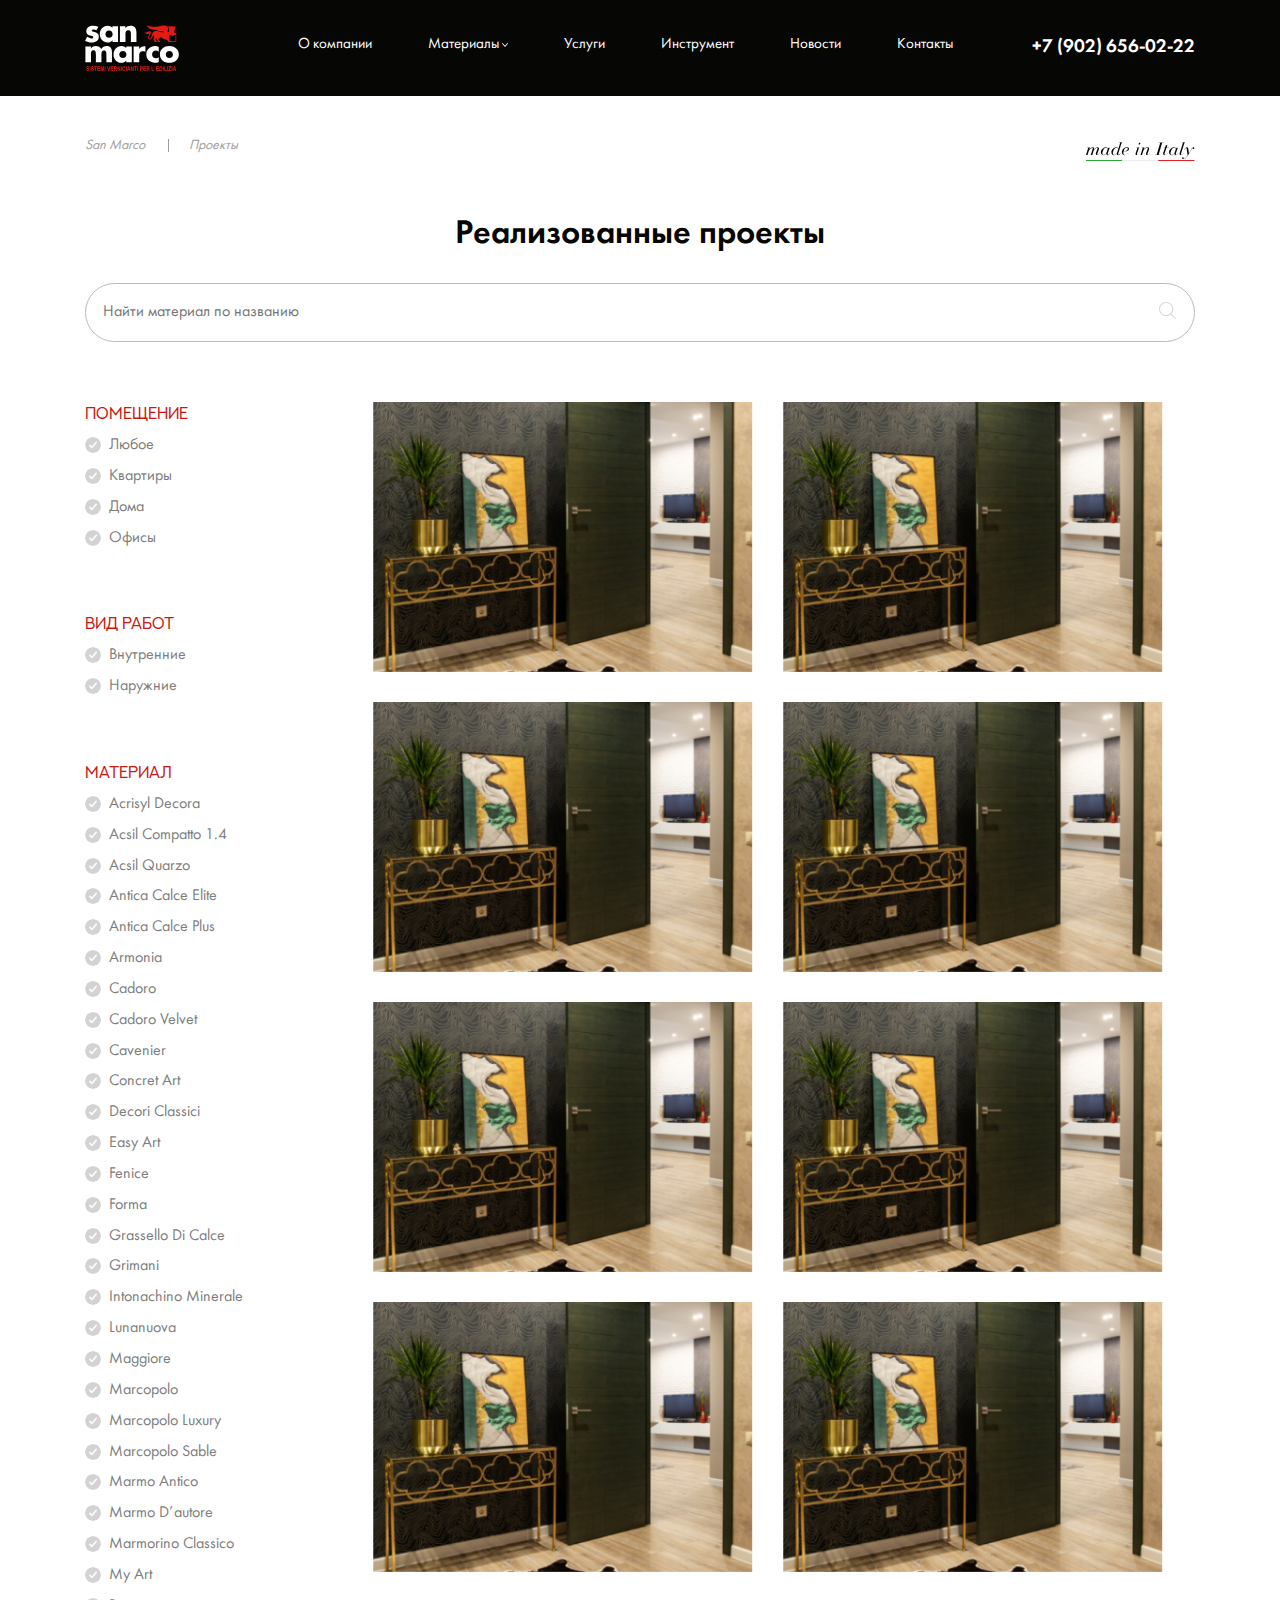
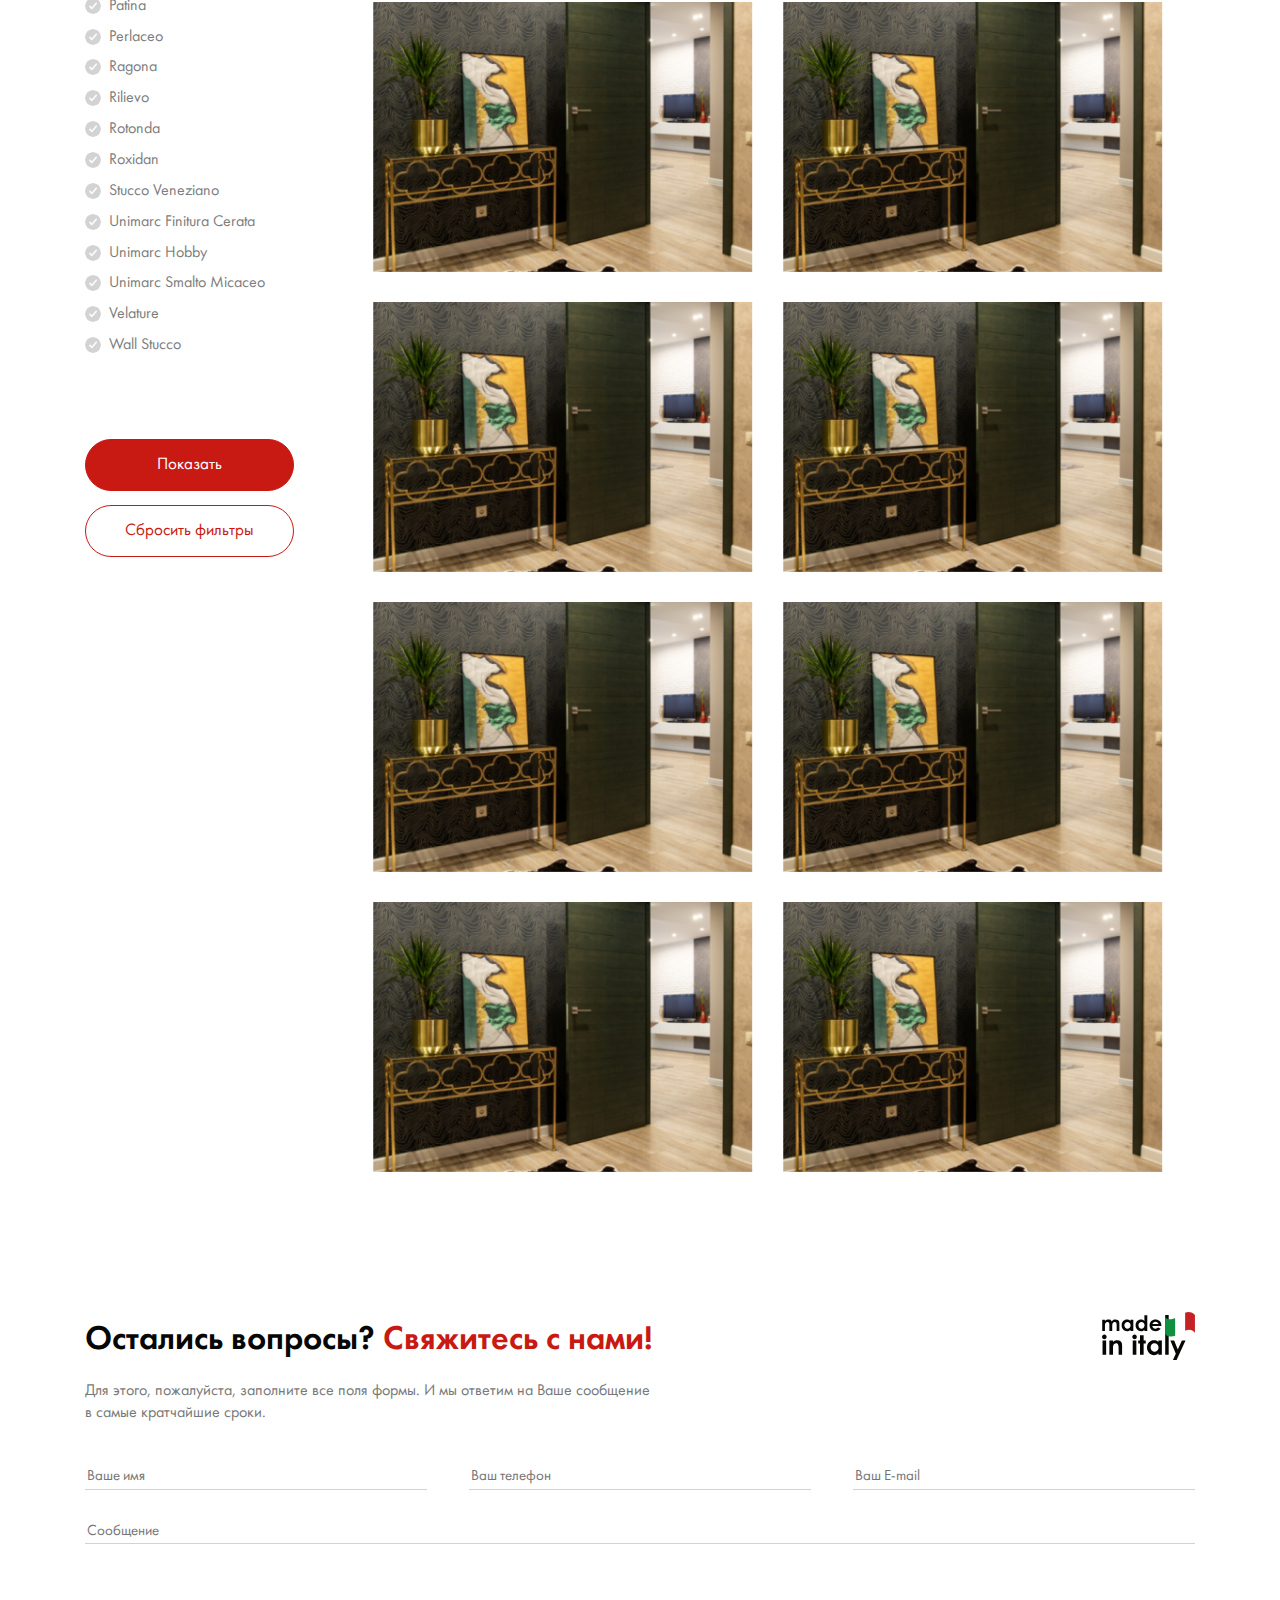
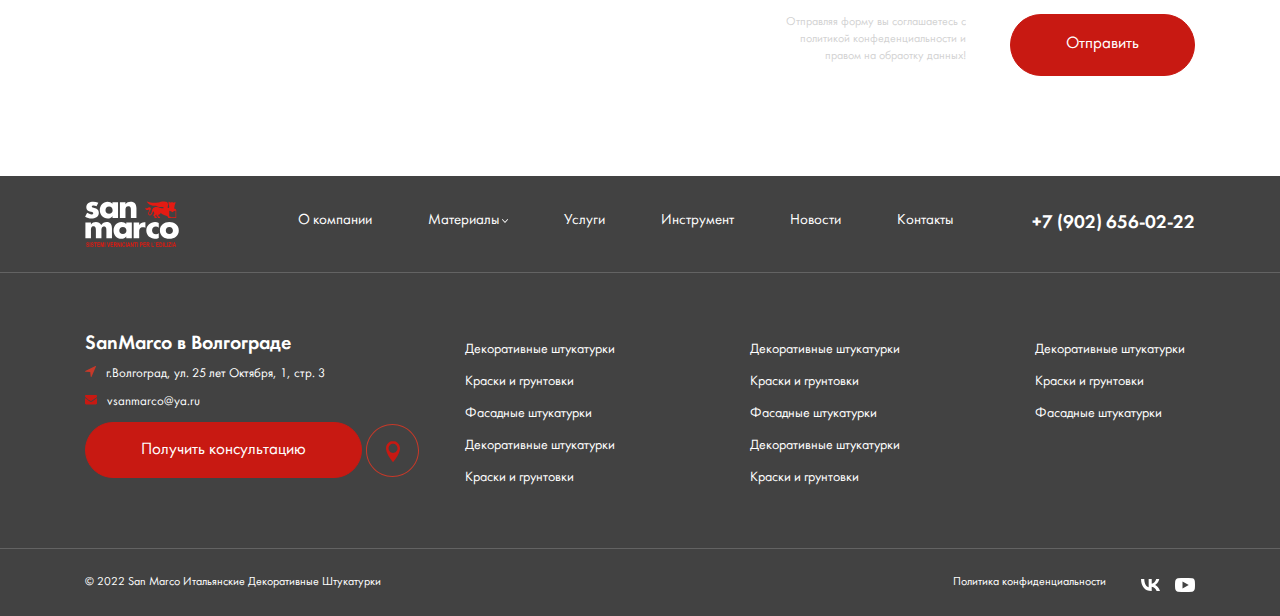
<file: project.html>
<!DOCTYPE html>
<html>
    <head>
        <meta charset="UTF-8">
        <link rel="stylesheet" type="text/css" href="css/bootstrap.css">
        <link rel="stylesheet" type="text/css" href="css/bootstrap-theme.css">
        <link rel="stylesheet" href="lib/OwlCarousel2-2.3.4/dist/assets/owl.carousel.css">
        <link rel="stylesheet" href="lib/OwlCarousel2-2.3.4/dist/assets/owl.theme.default.css">
        <link rel="stylesheet" type="text/css" href="css/style.css">
        <link rel="stylesheet" type="text/css" href="css/adaptive.css">
        <link rel="apple-touch-icon" sizes="120x120" href="images/favicon/apple-touch-icon.png">
        <link rel="icon" type="image/png" sizes="32x32" href="images/favicon/favicon-32x32.png">
        <link rel="icon" type="image/png" sizes="16x16" href="images/favicon/favicon-16x16.png">
        <link rel="manifest" href="images/favicon/site.webmanifest">
        <link rel="mask-icon" href="images/favicon/safari-pinned-tab.svg" color="#5bbad5">
        <meta name="msapplication-TileColor" content="#da532c">
        <meta name="theme-color" content="#ffffff">
        <title>SanMarco</title>
        <meta name="viewport" content="width=device-width, initial-scale=1.0">
    </head>
    <body>
        <header>
            <div class="container">
                <div class="flex-header">
                    <div class="logo-block">
                        <a class="logo" href="index.html" >
                            <img src="images/logo.svg" alt="">
                        </a>
                    </div>
                    <div class="hover-logo">
                        <div class="background-hover-logo">
                            <h2><span>SanMarco в Волгограде</span></h2>
                            <a class="hover-address" href="#">
                                <img src="images/location_icon.svg" alt="">
                                <p>г.Волгоград, ул. 25 лет Октября, 1, стр. 3</p>    
                            </a> 
                            <a class="hover-address" href="#">
                                <img src="images/mail_icon.svg" alt="">
                                <p>vsanmarco@ya.ru</p>    
                            </a> 
                            <a class=" button-footer popup-open" id="first-button"  href="#popup-callback">  
                                <span>Получить консультацию</span>                          
                            </a>
                            <a  href="#">
                            <img src="images/marker_red.svg" alt="">
                            </a>
                        </div>                        
                    </div>
                    
                    <nav class="burger-menu">
                        <ul class="burger-list">                            
                            <li>
                                <a href="index.html#six" class="link">О компании</a>
                            </li>
                            <li class="submenu">
                                <a class="open-menu" href="#drop-down-menu" id="drop-down-button">Материалы
                                    <img src="images/Vector.svg" alt="">
                                </a> 
                            </li>                            
                            <li>
                                <a href="services.html">Услуги</a>
                            </li>                            
                            <li>
                                <a href="product.html">Инструмент</a>
                            </li> 
                            <li>
                                <a href="index.html#five">Новости</a>
                            </li>
                            <li>
                                <a href="#eight">Контакты</a>
                            </li>                        
                        </ul>
                    </nav>
                    <div class="phone-block">
                        <a  class="phone " href="tel:+7(902)656-02-22"> 
                            <span class="number">+7 (902) 656-02-22</span>         
                        </a>                             
                    </div>
                        <div class="burger">
                            <span></span>
                        </div>
                </div>
            </div>
        </header>  
        <section>
            <div class="drop-down disp-none" id="drop-down-menu">
                <div class="container">
                    <div class="search-box">                        
                        <input class="search" type="text"  placeholder="Найти материал по названию">
                        <a class="search-button" href="#" >
                            <img src="images/search.svg" alt=""></i>
                        </a>
                        <a class="search-button-close" href="#" >
                            <img src="images/close.svg" alt=""></i>
                        </a>
                    </div>
                    <div class="row">
                        <div class="dd-menu">
                            <div class="col-xs-12 col-sm-3 col-md-3 col-lg-3">
                                <div class="menu-one">
                                    <ul>
                                        <li>
                                            <a href='#' class="search-menu" data-block="#block-1">Декоративные штукатурки</a>
                                        </li>
                                        <li>
                                            <a href='#' class="search-menu" data-block="#block-2">Краски и грунтовки</a>
                                        </li>
                                        <li>
                                            <a href='#' class="search-menu" data-block="#block-3">Фасадные штукатурки</a>
                                        </li>
                                    </ul>
                                    <img src="images/italy.svg" alt=""></i>
                                </div>                                
                                
                            </div>
                            <div class="col-xs-12 col-sm-4 col-md-4 col-lg-4"> 
                                <div class="menu-two search-block active" id="block-1">
                                    <ul>
                                        <li><a href="#">Акриловая фасадная штукатурка</a></li>
                                        <li><a href="#">Минеральная штукатурка для фасадов</a></li>
                                        <li><a href="#">Силиконовая фасадная штукатурка </a></li>
                                        <li><a href="#">Фасадная штукатурка барашек</a></li>
                                        <li><a href="#">Фасадная штукатурка короед</a></li>
                                        <li><a href="#">Фасадная штукатурка с эффектом травертино</a></li>
                                        <li><a href="#">Фасадная штукатурка шуба</a></li>
                                    </ul>  
                                </div> 
                                <div class="menu-two search-block" id="block-2">
                                    <ul>
                                        <li><a href="#">22Акриловая фасадная штукатурка</a></li>
                                        <li><a href="#">Минеральная штукатурка для фасадов</a></li>
                                        <li><a href="#">Силиконовая фасадная штукатурка </a></li>
                                        <li><a href="#">Фасадная штукатурка барашек</a></li>
                                        <li><a href="#">Фасадная штукатурка короед</a></li>
                                        <li><a href="#">Фасадная штукатурка с эффектом травертино</a></li>
                                        <li><a href="#">Фасадная штукатурка шуба</a></li>
                                    </ul>  
                                </div>
                                <div class="menu-two search-block" id="block-3">
                                    <ul>
                                        <li><a href="#">33Акриловая фасадная штукатурка</a></li>
                                        <li><a href="#">Минеральная штукатурка для фасадов</a></li>
                                        <li><a href="#">Силиконовая фасадная штукатурка </a></li>
                                        <li><a href="#">Фасадная штукатурка барашек</a></li>
                                        <li><a href="#">Фасадная штукатурка короед</a></li>
                                        <li><a href="#">Фасадная штукатурка с эффектом травертино</a></li>
                                        <li><a href="#">Фасадная штукатурка шуба</a></li>
                                    </ul>  
                                </div>                                                      
                            </div>
                            <div class="col-xs-12 col-sm-5 col-md-5 col-lg-5"> 
                                <div class="menu-three">
                                    <h3>«SanMarco» - Широчайший<br> выбор декоративных<br> штукатурок из Италии</h3>
                                    <p>© 2022 San Marco.</p>
                                </div>                                
                            </div>
                        </div>                        
                    </div>           
                </div>
                
            </div>      
        </section>

        <section class="catalog-effects">
            <div class="container">
                <div class="path">
                    <p>San Marco <span>Проекты</span> </p>
                    <img src="images/made_in_italy.svg" alt="">
                </div>
                <div class="decorative-effects">
                    <h1>Реализованные проекты</h1>                    
                    <div>
                        <div class="search-box">                        
                            <input class="search" type="text"  placeholder="Найти материал по названию">
                            <a class="search-button" href="#" >
                                <img src="images/search.svg" alt=""></i>
                            </a>                        
                        </div>
                    </div>
                    <div class="filters-mobile">
                        <div class="filters-mobile-flex">
                            <h1>Декоративная серия</h1>
                            <div class="catalog-mobile">
                                <p>Работы</p>
                                <div class=" type-work">
                                    <div class="type-work-item internal">
                                        <input id="1" type="radio" name="radio" value="off" checked>
                                        <label for="1">Внутренние</label>
                                    </div>
                                    <div class="type-work-item  outdoor">
                                        <input id="2" type="radio" name="radio" value="on">
                                        <label for="2">Наружные</label>
                                    </div>
                                </div>
                            </div>
                        
                            <div class="select">
                                <p>Помещение</p>
                                <select>                                    
                                    <option value="Любая">Любое</option>
                                    <option value="apartments">Квартиры</option>
                                    <option value="houses">Дома</option>
                                    <option value="offices">Офисы</option>
                                </select>
                            </div>
                            <div class="select">
                                <p>Материал</p>
                                <select>                                    
                                    <option value="Любая">Любой</option>
                                    <option value="acrisyl-decora">Acrisyl Decora</option>
                                    <option value="acsil-compatto-1.4">Acsil Compatto 1.4</option>
                                    <option value="acsil-quarzo">Acsil Quarzo</option>
                                    <option value="antica-calce-elite">Antica Calce Elite</option>
                                    <option value="antica-calce-plus">Antica Calce Plus</option>
                                    <option value="armonia">Armonia</option>
                                    <option value="cadoro">Cadoro</option>
                                    <option value="cadoro-velvet">Cadoro Velvet</option>
                                    <option value="cavenier">Cavenier</option>
                                    <option value="concret-art">Concret Art</option>
                                    <option value="decori-classici">Decori Classici</option>
                                    <option value="easy-art">Easy Art</option>
                                    <option value="fenice">Fenice</option>
                                    <option value="forma">ШFormaелк</option>
                                    <option value="grassello-di-calce">Grassello Di Calce</option>
                                    <option value="grimani">Grimani</option>
                                    <option value="intonachino-minerale">Intonachino Minerale</option>
                                    <option value="lunanuova">Lunanuova</option>
                                    <option value="maggiore">Maggiore</option>
                                    <option value="marcopolo">Marcopolo</option>
                                    <option value="marcopolo-luxury">Marcopolo Luxury</option>
                                    <option value="marcopolo-sable">Marcopolo Sable</option>
                                    <option value="marmo-antico">Marmo Antico</option>
                                    <option value="marmo-dautore">Marmo D’autore</option>
                                    <option value="marmorino-classico">Marmorino Classico</option>
                                    <option value="my-art">My Art</option>
                                    <option value="patina">Patina</option>
                                    <option value="perlaceo">Perlaceo</option>
                                    <option value="ragona">Ragona</option>
                                    <option value="rilievo">Rilievo</option>
                                    <option value="rotonda">Rotonda</option>
                                    <option value="roxidan">Roxidan</option>
                                    <option value="stucco-veneziano">Stucco Veneziano</option>
                                    <option value="unimarc-finitura-cerata">Unimarc Finitura Cerata</option>
                                    <option value="unimarc-hobby">Unimarc Hobby</option>
                                    <option value="unimarc-smalto-micaceo">Unimarc Smalto Micaceo</option>
                                    <option value="velature">Velature</option>
                                    <option value="wall Stucco">Wall Stucco</option>
                                </select>
                            </div>
                        
                            <div class="filters-mobile-batton">
                                <a class=" button-catalog-red popup-open" id="first-button"  href="#popup-callback">  
                                    <span>Показать</span>                          
                                </a>
                                <a class=" button-catalog-white popup-open" id="first-button"  href="#popup-callback">  
                                    <span>Сбросить фильтры</span>                          
                                </a>
                            </div> 
                        </div>    
                    </div>
                    <div class="catalog row">
                        <div class="filters col-sm-3 col-md- col-lg-3">
                            <div>
                                <p class="name-filter">ПОМЕЩЕНИЕ</p>
                                <div class="checkbox">
                                    <input type="checkbox" class="checkbox-input" id="copper">
                                    <label class="checkbox-label" for="copper"><span>Любое</span></label>
                                </div>
                                <div class="checkbox">
                                    <input type="checkbox" class="checkbox-input" id="shades_of_beige">
                                    <label class="checkbox-label" for="shades_of_beige"><span>Квартиры</span></label>
                                </div>
                                <div class="checkbox">
                                    <input type="checkbox" class="checkbox-input" id="shades_of_green">
                                    <label class="checkbox-label" for="shades_of_green"><span>Дома</span></label>
                                </div>
                                <div class="checkbox">
                                    <input type="checkbox" class="checkbox-input" id="shades_of_gray">
                                    <label class="checkbox-label" for="shades_of_gray"><span>Офисы</span></label>
                                </div>                                
                            </div>
                            <div>
                                <p class="name-filter">ВИД РАБОТ</p>
                                <div class="checkbox">
                                    <input type="checkbox" class="checkbox-input" id="art_concrete">
                                    <label class="checkbox-label" for="art_concrete"><span>Внутренние</span></label>
                                </div>
                                <div class="checkbox">
                                    <input type="checkbox" class="checkbox-input" id="metal">
                                    <label class="checkbox-label" for="metal"><span>Наружние</span></label>
                                </div>                                
                            </div>
                            <div>
                                <p class="name-filter">МАТЕРИАЛ</p>
                                <div class="checkbox">
                                    <input type="checkbox" class="checkbox-input" id="acrisyl-decora">
                                    <label class="checkbox-label" for="acrisyl-decora"><span>Acrisyl Decora</span></label>
                                </div>
                                <div class="checkbox">
                                    <input type="checkbox" class="checkbox-input" id="acsil-compatto-1.4">
                                    <label class="checkbox-label" for="acsil-compatto-1.4"><span>Acsil Compatto 1.4</span></label>
                                </div>
                                <div class="checkbox">
                                    <input type="checkbox" class="checkbox-input" id="acsil-quarzo">
                                    <label class="checkbox-label" for="acsil-quarzo"><span>Acsil Quarzo</span></label>
                                </div>
                                <div class="checkbox">
                                    <input type="checkbox" class="checkbox-input" id="antica-calce-Elite">
                                    <label class="checkbox-label" for="antica-calce-elite"><span>Antica Calce Elite</span></label>
                                </div>
                                <div class="checkbox">
                                    <input type="checkbox" class="checkbox-input" id="antica-calce-Plus">
                                    <label class="checkbox-label" for="antica-calce-plus"><span>Antica Calce Plus</span></label>
                                </div>
                                <div class="checkbox">
                                    <input type="checkbox" class="checkbox-input" id="armonia">
                                    <label class="checkbox-label" for="armonia"><span>Armonia</span></label>
                                </div>
                                <div class="checkbox">
                                    <input type="checkbox" class="checkbox-input" id="cadoro">
                                    <label class="checkbox-label" for="cadoro"><span>Cadoro</span></label>
                                </div>
                                <div class="checkbox">
                                    <input type="checkbox" class="checkbox-input" id="cadoro-velvet">
                                    <label class="checkbox-label" for="cadoro-velvet"><span>Cadoro Velvet</span></label>
                                </div>
                                <div class="checkbox">
                                    <input type="checkbox" class="checkbox-input" id="cavenier">
                                    <label class="checkbox-label" for="cavenier"><span>Cavenier</span></label>
                                </div>
                                <div class="checkbox">
                                    <input type="checkbox" class="checkbox-input" id="concret-art">
                                    <label class="checkbox-label" for="concret-art"><span>Concret Art</span></label>
                                </div>
                                <div class="checkbox">
                                    <input type="checkbox" class="checkbox-input" id="decori-classici">
                                    <label class="checkbox-label" for="decori-classici"><span>Decori Classici</span></label>
                                </div>
                                <div class="checkbox">
                                    <input type="checkbox" class="checkbox-input" id="easy-art">
                                    <label class="checkbox-label" for="easy-art"><span>Easy Art</span></label>
                                </div>
                                <div class="checkbox">
                                    <input type="checkbox" class="checkbox-input" id="fenice">
                                    <label class="checkbox-label" for="fenice"><span>Fenice</span></label>
                                </div>
                                <div class="checkbox">
                                    <input type="checkbox" class="checkbox-input" id="forma">
                                    <label class="checkbox-label" for="forma"><span>Forma</span></label>
                                </div>
                                <div class="checkbox">
                                    <input type="checkbox" class="checkbox-input" id="grassello-di-calce">
                                    <label class="checkbox-label" for="grassello-di-calce"><span>Grassello Di Calce</span></label>
                                </div>
                                <div class="checkbox">
                                    <input type="checkbox" class="checkbox-input" id="grimani">
                                    <label class="checkbox-label" for="grimani"><span>Grimani </span></label>
                                </div>
                                <div class="checkbox">
                                    <input type="checkbox" class="checkbox-input" id="intonachino-minerale">
                                    <label class="checkbox-label" for="intonachino-minerale"><span>Intonachino Minerale</span></label>
                                </div>
                                <div class="checkbox">
                                    <input type="checkbox" class="checkbox-input" id="lunanuova">
                                    <label class="checkbox-label" for="lunanuova"><span>Lunanuova </span></label>
                                </div>
                                <div class="checkbox">
                                    <input type="checkbox" class="checkbox-input" id="maggiore">
                                    <label class="checkbox-label" for="maggiore"><span>Maggiore </span></label>
                                </div>
                                <div class="checkbox">
                                    <input type="checkbox" class="checkbox-input" id="marcopolo">
                                    <label class="checkbox-label" for="marcopolo"><span>Marcopolo </span></label>
                                </div>
                                <div class="checkbox">
                                    <input type="checkbox" class="checkbox-input" id="marcopolo-luxury">
                                    <label class="checkbox-label" for="marcopolo-luxury"><span>Marcopolo Luxury</span></label>
                                </div>
                                <div class="checkbox">
                                    <input type="checkbox" class="checkbox-input" id="marcopolo-sable">
                                    <label class="checkbox-label" for="marcopolo-sable"><span>Marcopolo Sable </span></label>
                                </div>
                                <div class="checkbox">
                                    <input type="checkbox" class="checkbox-input" id="marmo-antico">
                                    <label class="checkbox-label" for="marmo-antico"><span>Marmo Antico </span></label>
                                </div>
                                <div class="checkbox">
                                    <input type="checkbox" class="checkbox-input" id="marmo-dautore">
                                    <label class="checkbox-label" for="marmo-dautore"><span>Marmo D’autore </span></label>
                                </div>
                                <div class="checkbox">
                                    <input type="checkbox" class="checkbox-input" id="marmorino-classico">
                                    <label class="checkbox-label" for="marmorino-classico"><span>Marmorino Classico </span></label>
                                </div>
                                <div class="checkbox">
                                    <input type="checkbox" class="checkbox-input" id="my-art">
                                    <label class="checkbox-label" for="my-art"><span>My Art </span></label>
                                </div>
                                <div class="checkbox">
                                    <input type="checkbox" class="checkbox-input" id="patina">
                                    <label class="checkbox-label" for="patina"><span>Patina </span></label>
                                </div>
                                <div class="checkbox">
                                    <input type="checkbox" class="checkbox-input" id="perlaceo">
                                    <label class="checkbox-label" for="perlaceo"><span>Perlaceo </span></label>
                                </div>
                                <div class="checkbox">
                                    <input type="checkbox" class="checkbox-input" id="ragona">
                                    <label class="checkbox-label" for="ragona"><span>Ragona </span></label>
                                </div>
                                <div class="checkbox">
                                    <input type="checkbox" class="checkbox-input" id="rilievo">
                                    <label class="checkbox-label" for="rilievo"><span>Rilievo </span></label>
                                </div>
                                <div class="checkbox">
                                    <input type="checkbox" class="checkbox-input" id="rotonda">
                                    <label class="checkbox-label" for="rotonda"><span>Rotonda </span></label>
                                </div>
                                <div class="checkbox">
                                    <input type="checkbox" class="checkbox-input" id="roxidan">
                                    <label class="checkbox-label" for="roxidan"><span>Roxidan </span></label>
                                </div>
                                <div class="checkbox">
                                    <input type="checkbox" class="checkbox-input" id="stucco-veneziano">
                                    <label class="checkbox-label" for="stucco-veneziano"><span>Stucco Veneziano </span></label>
                                </div>
                                <div class="checkbox">
                                    <input type="checkbox" class="checkbox-input" id="unimarc-finitura-cerata">
                                    <label class="checkbox-label" for="unimarc-finitura-cerata"><span>Unimarc Finitura Cerata </span></label>
                                </div>
                                <div class="checkbox">
                                    <input type="checkbox" class="checkbox-input" id="unimarc-hobby">
                                    <label class="checkbox-label" for="unimarc-hobby"><span>Unimarc Hobby </span></label>
                                </div>
                                <div class="checkbox">
                                    <input type="checkbox" class="checkbox-input" id="unimarc-smalto-micaceo">
                                    <label class="checkbox-label" for="unimarc-smalto-micaceo"><span>Unimarc Smalto Micaceo </span></label>
                                </div>
                                <div class="checkbox">
                                    <input type="checkbox" class="checkbox-input" id="velature">
                                    <label class="checkbox-label" for="velature"><span>Velature </span></label>
                                </div>
                                <div class="checkbox">
                                    <input type="checkbox" class="checkbox-input" id="wall Stucco">
                                    <label class="checkbox-label" for="wall Stucco"><span>Wall Stucco </span></label>
                                </div>
                            </div>                            
                            <a class=" button-catalog-red popup-open" id="first-button"  href="#popup-callback">  
                                <span>Показать</span>                          
                            </a>
                            <a class=" button-catalog-white popup-open" id="first-button"  href="#popup-callback">  
                                <span>Сбросить фильтры</span>                          
                            </a>  
                        </div>

                        <div class=" col-sm-9 col-md-9 col-lg-9">
                            <div class="real-project">
                                <div class="card-real-project">
                                    <img src="images/project/Rectangle 33.png" alt="">
                                    <div class="inner">
                                        <div class="inner-fon">
                                            <p>Квартира ЖК «Новый»</p>
                                            <a class=" button-real-project popup-open" id="first-button"  href="#popup-callback">  
                                                <span>Смотреть</span>                          
                                            </a> 
                                        </div>  
                                    </div>                                                                       
                                </div>
                                <div class="card-real-project">
                                    <img src="images/project/Rectangle 33.png" alt="">
                                    <div class="inner">
                                        <div class="inner-fon">
                                            <p>Квартира ЖК «Новый»</p>
                                            <a class=" button-real-project popup-open" id="first-button"  href="#popup-callback">  
                                                <span>Смотреть</span>                          
                                            </a> 
                                        </div> 
                                    </div>                                                                       
                                </div>
                                <div class="card-real-project">
                                    <img src="images/project/Rectangle 33.png" alt="">
                                    <div class="inner">
                                        <div class="inner-fon">
                                            <p>Квартира ЖК «Новый»</p>
                                            <a class=" button-real-project popup-open" id="first-button"  href="#popup-callback">  
                                                <span>Смотреть</span>                          
                                            </a> 
                                        </div>
                                    </div>                                                                       
                                </div>
                                <div class="card-real-project">
                                    <img src="images/project/Rectangle 33.png" alt="">
                                    <div class="inner">
                                        <div class="inner-fon">
                                            <p>Квартира ЖК «Новый»</p>
                                            <a class=" button-real-project popup-open" id="first-button"  href="#popup-callback">  
                                                <span>Смотреть</span>                          
                                            </a> 
                                        </div> 
                                    </div>                                                                       
                                </div>
                                <div class="card-real-project">
                                    <img src="images/project/Rectangle 33.png" alt="">
                                    <div class="inner">
                                        <div class="inner-fon">
                                            <p>Квартира ЖК «Новый»</p>
                                            <a class=" button-real-project popup-open" id="first-button"  href="#popup-callback">  
                                                <span>Смотреть</span>                          
                                            </a> 
                                        </div> 
                                    </div>                                                                       
                                </div>
                                <div class="card-real-project">
                                    <img src="images/project/Rectangle 33.png" alt="">
                                    <div class="inner">
                                        <div class="inner-fon">
                                            <p>Квартира ЖК «Новый»</p>
                                            <a class=" button-real-project popup-open" id="first-button"  href="#popup-callback">  
                                                <span>Смотреть</span>                          
                                            </a> 
                                        </div> 
                                    </div>                                                                       
                                </div>
                                <div class="card-real-project">
                                    <img src="images/project/Rectangle 33.png" alt="">
                                    <div class="inner">
                                        <div class="inner-fon">
                                            <p>Квартира ЖК «Новый»</p>
                                            <a class=" button-real-project popup-open" id="first-button"  href="#popup-callback">  
                                                <span>Смотреть</span>                          
                                            </a> 
                                        </div> 
                                    </div>                                                                       
                                </div>
                                <div class="card-real-project">
                                    <img src="images/project/Rectangle 33.png" alt="">
                                    <div class="inner">
                                        <div class="inner-fon">
                                            <p>Квартира ЖК «Новый»</p>
                                            <a class=" button-real-project popup-open" id="first-button"  href="#popup-callback">  
                                                <span>Смотреть</span>                          
                                            </a> 
                                        </div>
                                    </div>                                                                       
                                </div>
                                <div class="card-real-project">
                                    <img src="images/project/Rectangle 33.png" alt="">
                                    <div class="inner">
                                        <div class="inner-fon">
                                            <p>Квартира ЖК «Новый»</p>
                                            <a class=" button-real-project popup-open" id="first-button"  href="#popup-callback">  
                                                <span>Смотреть</span>                          
                                            </a> 
                                        </div> 
                                    </div>                                                                       
                                </div>
                                <div class="card-real-project">
                                    <img src="images/project/Rectangle 33.png" alt="">
                                    <div class="inner">
                                        <div class="inner-fon">
                                            <p>Квартира ЖК «Новый»</p>
                                            <a class=" button-real-project popup-open" id="first-button"  href="#popup-callback">  
                                                <span>Смотреть</span>                          
                                            </a> 
                                        </div> 
                                    </div>                                                                       
                                </div>
                                <div class="card-real-project">
                                    <img src="images/project/Rectangle 33.png" alt="">
                                    <div class="inner">
                                        <div class="inner-fon">
                                            <p>Квартира ЖК «Новый»</p>
                                            <a class=" button-real-project popup-open" id="first-button"  href="#popup-callback">  
                                                <span>Смотреть</span>                          
                                            </a> 
                                        </div> 
                                    </div>                                                                       
                                </div>
                                <div class="card-real-project">
                                    <img src="images/project/Rectangle 33.png" alt="">
                                    <div class="inner">
                                        <div class="inner-fon">
                                            <p>Квартира ЖК «Новый»</p>
                                            <a class=" button-real-project popup-open" id="first-button"  href="#popup-callback">  
                                                <span>Смотреть</span>                          
                                            </a> 
                                        </div> 
                                    </div>                                                                       
                                </div>
                                <div class="card-real-project">
                                    <img src="images/project/Rectangle 33.png" alt="">
                                    <div class="inner">
                                        <div class="inner-fon">
                                            <p>Квартира ЖК «Новый»</p>
                                            <a class=" button-real-project popup-open" id="first-button"  href="#popup-callback">  
                                                <span>Смотреть</span>                          
                                            </a> 
                                        </div>
                                    </div>                                                                       
                                </div>
                                <div class="card-real-project">
                                    <img src="images/project/Rectangle 33.png" alt="">
                                    <div class="inner">
                                        <div class="inner-fon">
                                            <p>Квартира ЖК «Новый»</p>
                                            <a class=" button-real-project popup-open" id="first-button"  href="#popup-callback">  
                                                <span>Смотреть</span>                          
                                            </a> 
                                        </div> 
                                    </div>                                                                       
                                </div>
                                <div class="card-real-project">
                                    <img src="images/project/Rectangle 33.png" alt="">
                                    <div class="inner">
                                        <div class="inner-fon">
                                            <p>Квартира ЖК «Новый»</p>
                                            <a class=" button-real-project popup-open" id="first-button"  href="#popup-callback">  
                                                <span>Смотреть</span>                          
                                            </a> 
                                        </div> 
                                    </div>                                                                       
                                </div>
                                <div class="card-real-project">
                                    <img src="images/project/Rectangle 33.png" alt="">
                                    <div class="inner">
                                        <div class="inner-fon">
                                            <p>Квартира ЖК «Новый»</p>
                                            <a class=" button-real-project popup-open" id="first-button"  href="#popup-callback">  
                                                <span>Смотреть</span>                          
                                            </a> 
                                        </div>
                                    </div>                                                                       
                                </div>

                                
                                
                            </div>
                        </div>

                    </div>
                </div>
            </div>
        </section>


        <section class="eight" id="eight">
            <div class="container">
                <div class="callback">
                    <div class="callback-info">
                        <div class="d-flex">
                            <h1>Остались вопросы? <span class="red"> Свяжитесь с нами!</span></h1>
                            <img src="images/italy.svg" alt="">
                        </div>                        
                        <p>Для этого, пожалуйста, заполните все поля формы. И мы ответим на Ваше сообщение в самые кратчайшие сроки.</p>
                    </div>
                    <div class="callback-block">
                        <form >
                            <div class="callback-input">
                                <input id="form-callback-name" type="text" placeholder="Ваше имя">                          
                                <input id="form-callback-phone" type="phone" placeholder="Ваш телефон">
                                <input id="form-callback-email" type="text" placeholder="Ваш E-mail">                                
                            </div>
                            <input id="form-callback-question" type="comment" name="text" placeholder="Сообщение">                            
                        </form>
                    </div>
                    <div class="callback-button">
                        <p>Отправляя форму вы соглашаетесь с политикой конфеденциальности и правом на обраотку данных!</p>
                        <a class=" button popup-open" id="first-button"  href="#popup-callback">  
                            <span>Отправить</span>                          
                        </a>
                    </div>
                </div>
            </div>
        </section>
        <footer>
            <div class="footer-line">
                <div class="container">
                    <div class="flex-footer">
                        <a href="index.html" class="logo">
                            <img src="images/logo.svg" alt="">
                        </a>
                        
                        <nav class="burger-menu">
                            <ul class="burger-list">                            
                                <li>
                                    <a href="index.html#six" class="link">О компании</a>
                                </li>
                                <li class="submenu">
                                    <a class="open-menu" href="#drop-down-menu" id="drop-down-button">Материалы
                                        <img src="images/Vector.svg" alt="">
                                    </a> 
                                </li>                            
                                <li>
                                    <a href="services.html">Услуги</a>
                                </li>                            
                                <li>
                                    <a href="product.html">Инструмент</a>
                                </li> 
                                <li>
                                    <a href="index.html#five">Новости</a>
                                </li>
                                <li>
                                    <a href="#eight">Контакты</a>
                                </li>                        
                            </ul>
                        </nav>
                        <div class="phone-block">
                            <a  class="phone " href="tel:+7(902)656-02-22"> 
                                <span class="number">+7 (902) 656-02-22</span>         
                            </a>                             
                        </div>
                            <div class="burger">
                                <span></span>
                            </div>
                    </div>
                </div>                    
                <button onclick="topFunction()" id="myBtn" >
                    <svg width="14" height="8" viewBox="0 0 14 8" fill="none" xmlns="http://www.w3.org/2000/svg">
                        <path d="M13.6109 6.6051C13.701 6.69487 13.7461 6.80709 13.7461 6.93053C13.7461 7.05397 13.701 7.16619 13.6109 7.25596C13.4307 7.43551 13.1378 7.43551 12.9576 7.25596L7.21289 1.53284L1.46818 7.25596C1.28795 7.43551 0.995084 7.43551 0.814857 7.25596C0.634631 7.07641 0.634631 6.78465 0.814857 6.6051L6.88623 0.556536C7.06646 0.376988 7.35932 0.376988 7.53955 0.556536L13.6109 6.6051Z" fill="#D3D3D3"/>
                        </svg> 
                </button>
            </div>
            <div class="footer-line">
                <div class="container">
                    <div class="row pTopBot40">
                        <div class="col-xs-12 col-sm-4 col-md-4 col-lg-4">
                            <h2><span>SanMarco в Волгограде</span></h2>
                            <a class="one-column" href="#">
                                <img src="images/location_icon.svg" alt="">
                                <p>г.Волгоград, ул. 25 лет Октября, 1, стр. 3</p>    
                            </a> 
                            <a class="one-column" href="#">
                                <img src="images/mail_icon.svg" alt="">
                                <p>vsanmarco@ya.ru</p>    
                            </a> 
                            <a class=" button-footer popup-open" id="first-button"  href="#popup-callback">  
                                <span>Получить консультацию</span>                          
                            </a>
                            <a  href="#">
                            <img src="images/marker_red.svg" alt="">
                            </a>
                        </div>
                        <div class="col-xs-12 col-sm-3 col-md-3 col-lg-3">
                            <div class="column">
                                <ul>
                                    <li><a href="#">Декоративные штукатурки</a></li>
                                    <li><a href="#">Краски и грунтовки</a></li>
                                    <li><a href="#">Фасадные штукатурки</a></li>
                                    <li><a href="#">Декоративные штукатурки</a></li>
                                    <li><a href="#">Краски и грунтовки</a></li>
                                </ul>
                            </div>                            
                        </div>
                        <div class="col-xs-12 col-sm-3 col-md-3 col-lg-3">
                            <div class="column">
                                <ul>
                                    <li><a href="#">Декоративные штукатурки</a></li>
                                    <li><a href="#">Краски и грунтовки</a></li>
                                    <li><a href="#">Фасадные штукатурки</a></li>
                                    <li><a href="#">Декоративные штукатурки</a></li>
                                    <li><a href="#">Краски и грунтовки</a></li>
                                </ul>
                            </div>
                        </div>
                        <div class="col-xs-12 col-sm-2 col-md-2 col-lg-2">
                            <div class="column">
                                <ul>
                                    <li><a href="#">Декоративные штукатурки</a></li>
                                    <li><a href="#">Краски и грунтовки</a></li>
                                    <li><a href="#">Фасадные штукатурки</a></li>
                                </ul>
                            </div>
                        </div>
                    </div>
                </div> 
            </div>
            <div>
                <div class="container">
                    <div class="row pc-footer">
                        <div class="col-xs-12 col-sm-6 col-md-6 col-lg-6 line-tree">
                            <p>© 2022 San Marco Итальянские Декоративные Штукатурки</p>
                        </div>
                        <div class="col-xs-12 col-sm-6 col-md-6 col-lg-6 line-tree">
                            <div class="last">
                                <p>Политика конфиденциальности</p>
                            <a  href="#">
                                <img src="images/vk.svg" alt="">
                            </a>
                            <a  href="#">
                                <img src="images/youtube.svg" alt="">
                            </a>
                            </div>                            
                        </div>
                    </div>  
                </div>                                  
            </div> 
            <div class="mobile-footer">
                <div class="social-networks">
                    <a  href="#">
                        <img src="images/vk.svg" alt="">
                    </a>
                    <a  href="#">
                        <img src="images/youtube.svg" alt="">
                    </a>
                </div>
                <p>Политика конфиденциальности</p>
                <p>© 2022 San Marco Итальянские Декоративные <br>
                    Штукатурки</p>
            </div>              
        </footer>
        
        <div class="popup-block" id="popup-callback">
            <div class="form-callback">
                <div class="popup-content">
                    <div class="form">
                        <img src="images/logo_black.svg" alt="">
                        <h1>Оставьте заявку и мы <br><span class="red">свяжемся с Вами!</span></h1>
                        <p>Для этого, пожалуйста, заполните все поля формы. И мы ответим на Ваше сообщение в самые кратчайшие сроки.</p>
                        <form >
                            <div class="popup-callback-input">
                                <input id="form-callback-name" type="text" placeholder="Ваше имя">                          
                                <input id="popup-callback-phone" type="phone" placeholder="Ваш телефон">
                            </div>
                            <input id="form-callback-question" type="comment" name="text" placeholder="Сообщение">
                                
                            <div class="popup-callback-button">
                                <p>Отправляя форму вы соглашаетесь с политикой конфеденциальности и правом на обраотку данных!</p>
                                <a class=" button popup-open" id="first-button"  href="#popup-callback">  
                                    <span>Отправить</span>                          
                                </a>
                            </div>
                        </form>
                    </div>
                    <a class="close-popup"><img src="images/close.svg" alt=""></a>
                </div>                
            </div>
        </div>
       
        <script src="js/jquery.js"></script>
        <script src="lib/jquery.maskedinput/jquery.maskedinput.min.js"></script>
        <script src="lib/OwlCarousel2-2.3.4/dist/owl.carousel.js"></script>
        <script src="js/bootstrap.js"></script>
        <script src="js/skript.js"></script>
    </body>
</html>
</file>
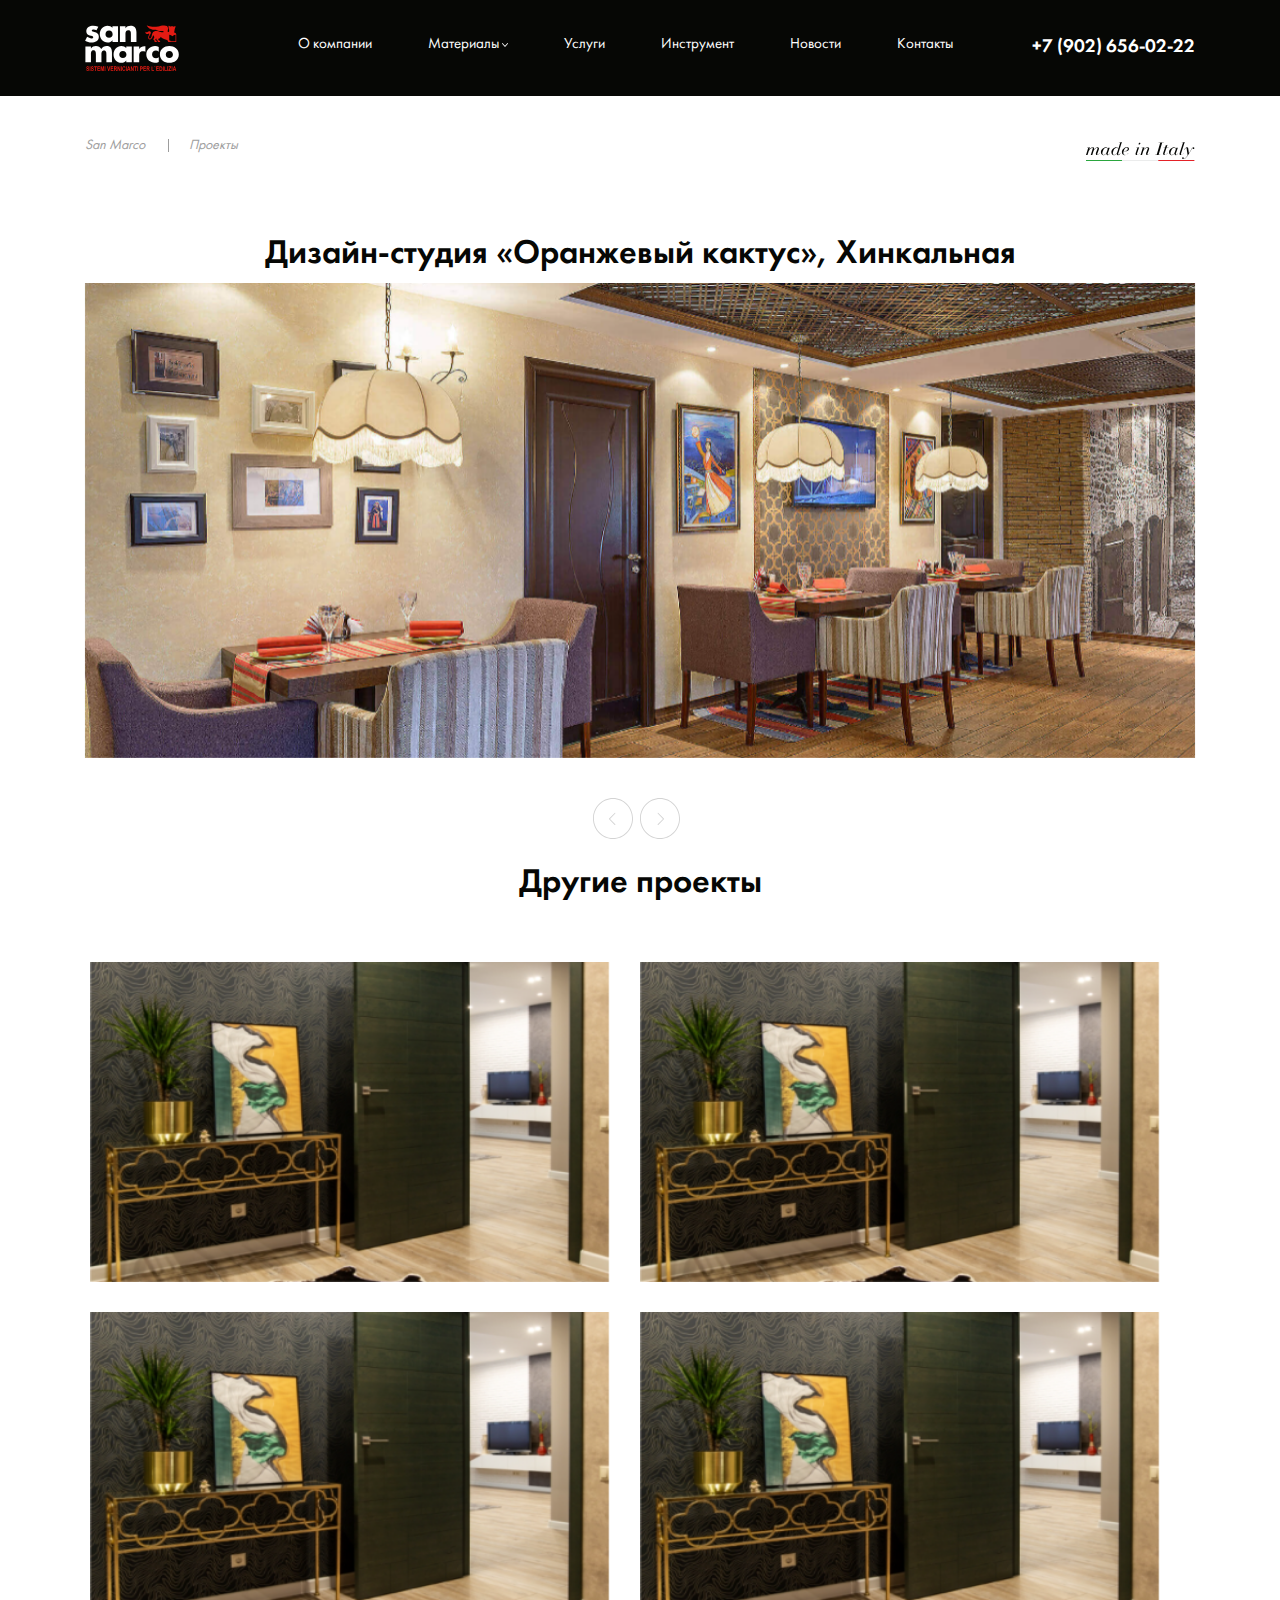
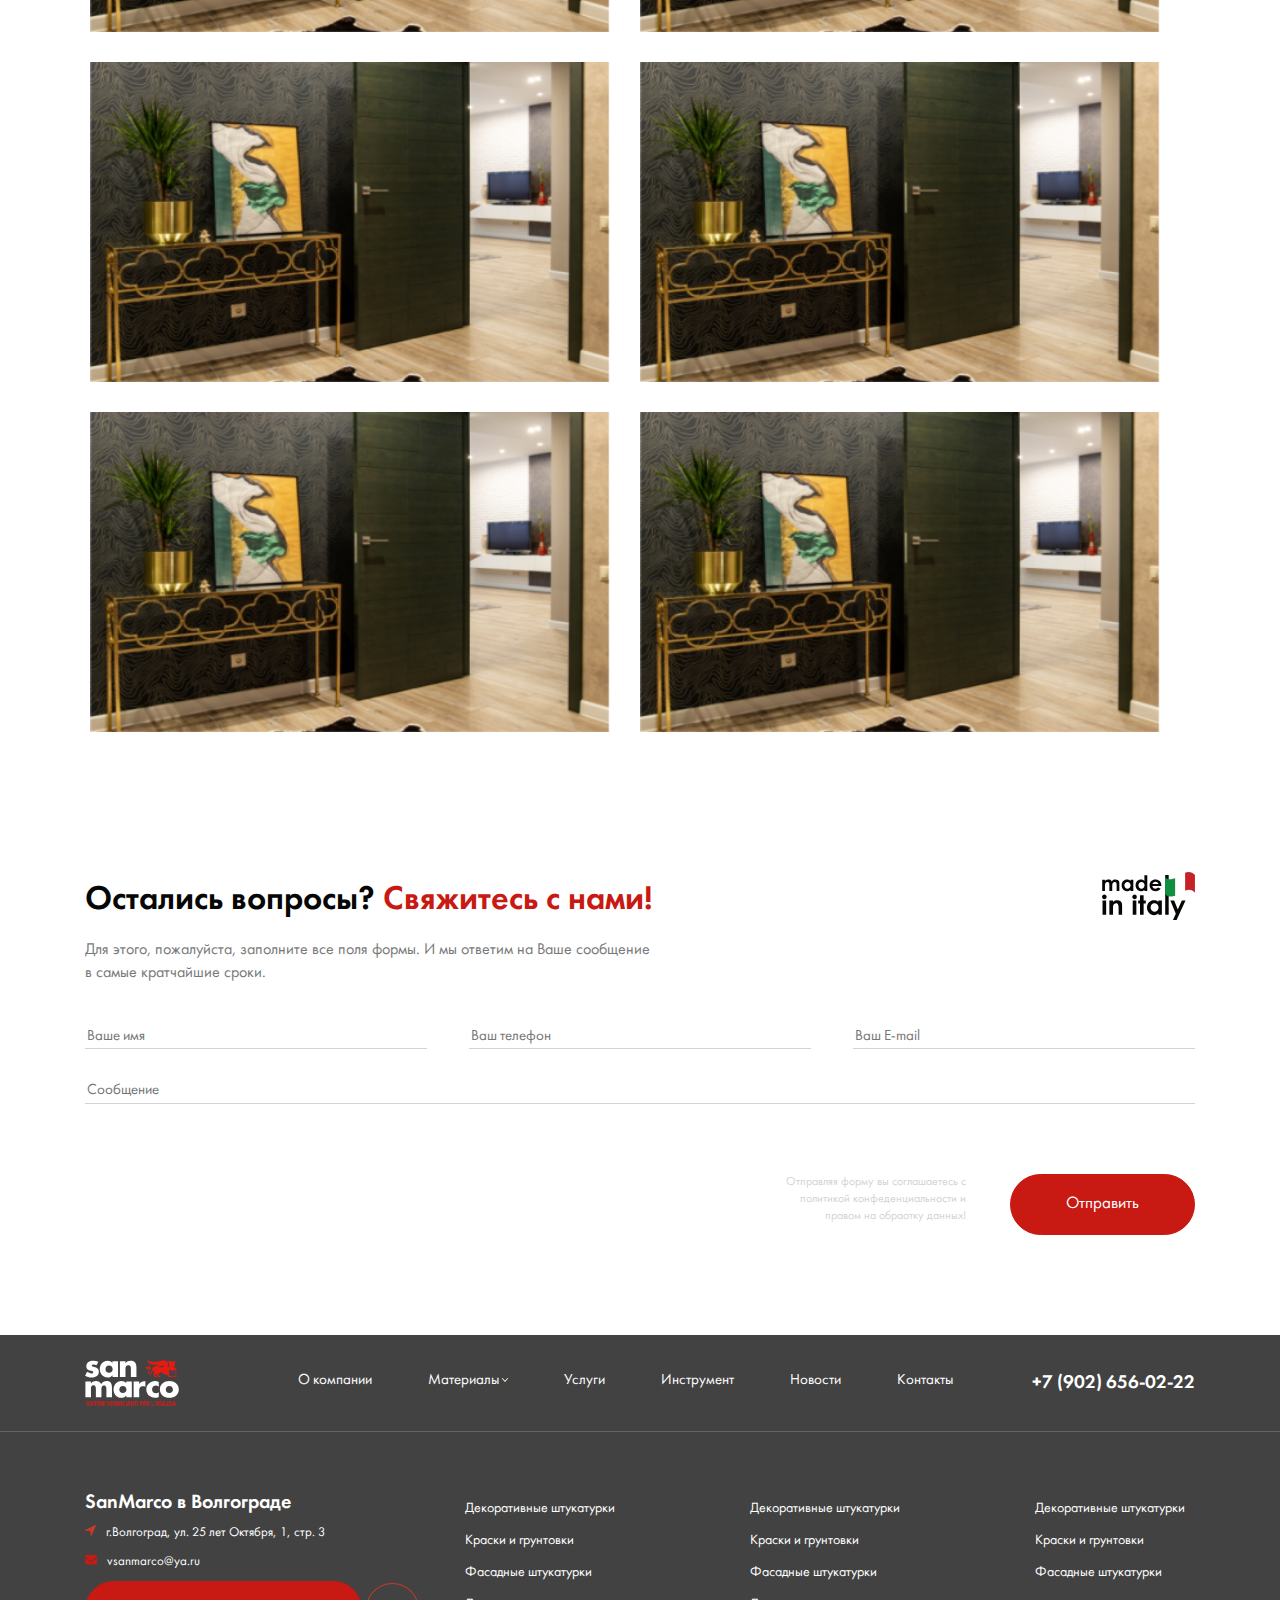
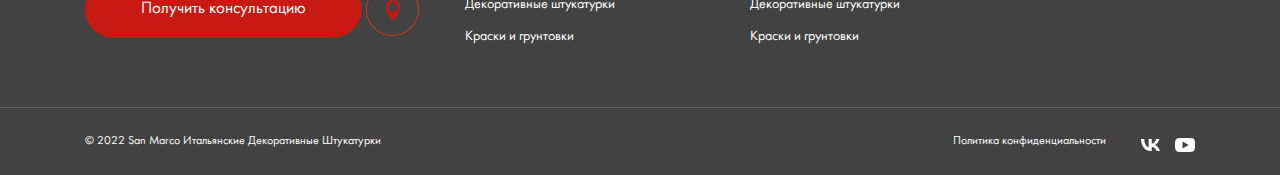
<file: project2.html>
<!DOCTYPE html>
<html>
    <head>
        <meta charset="UTF-8">
        <link rel="stylesheet" type="text/css" href="css/bootstrap.css">
        <link rel="stylesheet" type="text/css" href="css/bootstrap-theme.css">
        <link rel="stylesheet" href="lib/OwlCarousel2-2.3.4/dist/assets/owl.carousel.css">
        <link rel="stylesheet" href="lib/OwlCarousel2-2.3.4/dist/assets/owl.theme.default.css">
        <link rel="stylesheet" type="text/css" href="css/style.css">
        <link rel="stylesheet" type="text/css" href="css/adaptive.css">
        <link rel="apple-touch-icon" sizes="120x120" href="images/favicon/apple-touch-icon.png">
        <link rel="icon" type="image/png" sizes="32x32" href="images/favicon/favicon-32x32.png">
        <link rel="icon" type="image/png" sizes="16x16" href="images/favicon/favicon-16x16.png">
        <link rel="manifest" href="images/favicon/site.webmanifest">
        <link rel="mask-icon" href="images/favicon/safari-pinned-tab.svg" color="#5bbad5">
        <meta name="msapplication-TileColor" content="#da532c">
        <meta name="theme-color" content="#ffffff">
        <title>SanMarco</title>
        <meta name="viewport" content="width=device-width, initial-scale=1.0">
    </head>
    <body>
        <header>
            <div class="container">
                <div class="flex-header">
                    <div class="logo-block">
                        <a class="logo" href="index.html" >
                            <img src="images/logo.svg" alt="">
                        </a>
                    </div>
                    <div class="hover-logo">
                        <div class="background-hover-logo">
                            <h2><span>SanMarco в Волгограде</span></h2>
                            <a class="hover-address" href="#">
                                <img src="images/location_icon.svg" alt="">
                                <p>г.Волгоград, ул. 25 лет Октября, 1, стр. 3</p>    
                            </a> 
                            <a class="hover-address" href="#">
                                <img src="images/mail_icon.svg" alt="">
                                <p>vsanmarco@ya.ru</p>    
                            </a> 
                            <a class=" button-footer popup-open" id="first-button"  href="#popup-callback">  
                                <span>Получить консультацию</span>                          
                            </a>
                            <a  href="#">
                            <img src="images/marker_red.svg" alt="">
                            </a>
                        </div>                        
                    </div>
                    
                    <nav class="burger-menu">
                        <ul class="burger-list">                            
                            <li>
                                <a href="index.html#six" class="link">О компании</a>
                            </li>
                            <li class="submenu">
                                <a class="open-menu" href="#drop-down-menu" id="drop-down-button">Материалы
                                    <img src="images/Vector.svg" alt="">
                                </a> 
                            </li>                            
                            <li>
                                <a href="services.html">Услуги</a>
                            </li>                            
                            <li>
                                <a href="product.html">Инструмент</a>
                            </li> 
                            <li>
                                <a href="index.html#five">Новости</a>
                            </li>
                            <li>
                                <a href="#eight">Контакты</a>
                            </li>                        
                        </ul>
                    </nav>
                    <div class="phone-block">
                        <a  class="phone " href="tel:+7(902)656-02-22"> 
                            <span class="number">+7 (902) 656-02-22</span>         
                        </a>                             
                    </div>
                        <div class="burger">
                            <span></span>
                        </div>
                </div>
            </div>
        </header>  
        <section>
            <div class="drop-down disp-none" id="drop-down-menu">
                <div class="container">
                    <div class="search-box">                        
                        <input class="search" type="text"  placeholder="Найти материал по названию">
                        <a class="search-button" href="#" >
                            <img src="images/search.svg" alt=""></i>
                        </a>
                        <a class="search-button-close" href="#" >
                            <img src="images/close.svg" alt=""></i>
                        </a>
                    </div>
                    <div class="row">
                        <div class="dd-menu">
                            <div class="col-xs-12 col-sm-3 col-md-3 col-lg-3">
                                <div class="menu-one">
                                    <ul>
                                        <li>
                                            <a href='#' class="search-menu" data-block="#block-1">Декоративные штукатурки</a>
                                        </li>
                                        <li>
                                            <a href='#' class="search-menu" data-block="#block-2">Краски и грунтовки</a>
                                        </li>
                                        <li>
                                            <a href='#' class="search-menu" data-block="#block-3">Фасадные штукатурки</a>
                                        </li>
                                    </ul>
                                    <img src="images/italy.svg" alt=""></i>
                                </div>                                
                                
                            </div>
                            <div class="col-xs-12 col-sm-4 col-md-4 col-lg-4"> 
                                <div class="menu-two search-block active" id="block-1">
                                    <ul>
                                        <li><a href="#">Акриловая фасадная штукатурка</a></li>
                                        <li><a href="#">Минеральная штукатурка для фасадов</a></li>
                                        <li><a href="#">Силиконовая фасадная штукатурка </a></li>
                                        <li><a href="#">Фасадная штукатурка барашек</a></li>
                                        <li><a href="#">Фасадная штукатурка короед</a></li>
                                        <li><a href="#">Фасадная штукатурка с эффектом травертино</a></li>
                                        <li><a href="#">Фасадная штукатурка шуба</a></li>
                                    </ul>  
                                </div> 
                                <div class="menu-two search-block" id="block-2">
                                    <ul>
                                        <li><a href="#">22Акриловая фасадная штукатурка</a></li>
                                        <li><a href="#">Минеральная штукатурка для фасадов</a></li>
                                        <li><a href="#">Силиконовая фасадная штукатурка </a></li>
                                        <li><a href="#">Фасадная штукатурка барашек</a></li>
                                        <li><a href="#">Фасадная штукатурка короед</a></li>
                                        <li><a href="#">Фасадная штукатурка с эффектом травертино</a></li>
                                        <li><a href="#">Фасадная штукатурка шуба</a></li>
                                    </ul>  
                                </div>
                                <div class="menu-two search-block" id="block-3">
                                    <ul>
                                        <li><a href="#">33Акриловая фасадная штукатурка</a></li>
                                        <li><a href="#">Минеральная штукатурка для фасадов</a></li>
                                        <li><a href="#">Силиконовая фасадная штукатурка </a></li>
                                        <li><a href="#">Фасадная штукатурка барашек</a></li>
                                        <li><a href="#">Фасадная штукатурка короед</a></li>
                                        <li><a href="#">Фасадная штукатурка с эффектом травертино</a></li>
                                        <li><a href="#">Фасадная штукатурка шуба</a></li>
                                    </ul>  
                                </div>                                                     
                            </div>
                            <div class="col-xs-12 col-sm-5 col-md-5 col-lg-5"> 
                                <div class="menu-three">
                                    <h3>«SanMarco» - Широчайший<br> выбор декоративных<br> штукатурок из Италии</h3>
                                    <p>© 2022 San Marco.</p>
                                </div>                                
                            </div>
                        </div>                        
                    </div>           
                </div>
                
            </div>      
        </section>

        <section class="catalog-effects">
            <div class="container">
                <div class="path">
                    <p>San Marco <span>Проекты</span> </p>
                    <img src="images/made_in_italy.svg" alt="">
                </div>
            </div>
            <h1>Дизайн-студия «Оранжевый кактус», Хинкальная</h1>
            <div class="slider-this-project owl-carousel ">
                <div class="this-project">
                    <img src="images/hincalnaya.png" alt="">
                </div>
                <div class="this-project">
                    <img src="images/hincalnaya.png" alt="">
                </div>
                <div class="this-project">
                    <img src="images/hincalnaya.png" alt="">
                </div>
            </div>
            <div class="nav-container-project2"></div>
            <div class="container">
                <h1>Другие проекты</h1>
                <div class="real-project2">
                    
                    <div class="card-real-project2">
                        <img src="images/project/Rectangle 33.png" alt="">
                        <div class="inner2">
                            <div class="inner2-fon">
                                <p>Квартира ЖК «Новый»</p>
                                <a class=" button-real-project popup-open" id="first-button"  href="#popup-callback">  
                                    <span>Смотреть</span>                          
                                </a> 
                            </div>
                            
                        </div>                                                                       
                    </div>
                    <div class="card-real-project2">
                        <img src="images/project/Rectangle 33.png" alt="">
                        <div class="inner2">
                            <div class="inner2-fon">
                                <p>Квартира ЖК «Новый»</p>
                                <a class=" button-real-project popup-open" id="first-button"  href="#popup-callback">  
                                    <span>Смотреть</span>                          
                                </a> 
                            </div>                                    
                        </div>                                                                       
                    </div>
                    <div class="card-real-project2">
                        <img src="images/project/Rectangle 33.png" alt="">
                        <div class="inner2">
                            <div class="inner2-fon">
                                <p>Квартира ЖК «Новый»</p>
                                <a class=" button-real-project popup-open" id="first-button"  href="#popup-callback">  
                                    <span>Смотреть</span>                          
                                </a> 
                            </div>                                    
                        </div>                                                                       
                    </div>
                    <div class="card-real-project2">
                        <img src="images/project/Rectangle 33.png" alt="">
                        <div class="inner2">
                            <div class="inner2-fon">
                                <p>Квартира ЖК «Новый»</p>
                                <a class=" button-real-project popup-open" id="first-button"  href="#popup-callback">  
                                    <span>Смотреть</span>                          
                                </a> 
                            </div>                                    
                        </div>                                                                       
                    </div>
                    <div class="card-real-project2">
                        <img src="images/project/Rectangle 33.png" alt="">
                        <div class="inner2">
                            <div class="inner2-fon">
                                <p>Квартира ЖК «Новый»</p>
                                <a class=" button-real-project popup-open" id="first-button"  href="#popup-callback">  
                                    <span>Смотреть</span>                          
                                </a> 
                            </div>                                    
                        </div>                                                                       
                    </div>
                    <div class="card-real-project2">
                        <img src="images/project/Rectangle 33.png" alt="">
                        <div class="inner2">
                            <div class="inner2-fon">
                                <p>Квартира ЖК «Новый»</p>
                                <a class=" button-real-project popup-open" id="first-button"  href="#popup-callback">  
                                    <span>Смотреть</span>                          
                                </a> 
                            </div>                                    
                        </div>                                                                       
                    </div>
                    <div class="card-real-project2">
                        <img src="images/project/Rectangle 33.png" alt="">
                        <div class="inner2">
                            <div class="inner2-fon">
                                <p>Квартира ЖК «Новый»</p>
                                <a class=" button-real-project popup-open" id="first-button"  href="#popup-callback">  
                                    <span>Смотреть</span>                          
                                </a> 
                            </div>                                    
                        </div>                                                                       
                    </div>
                    <div class="card-real-project2">
                        <img src="images/project/Rectangle 33.png" alt="">
                        <div class="inner2">
                            <div class="inner2-fon">
                                <p>Квартира ЖК «Новый»</p>
                                <a class=" button-real-project popup-open" id="first-button"  href="#popup-callback">  
                                    <span>Смотреть</span>                          
                                </a> 
                            </div>                                    
                        </div>                                                                       
                    </div>
                </div>                    
            </div>    
        </section>


        <section class="eight" id="eight">
            <div class="container">
                <div class="callback">
                    <div class="callback-info">
                        <div class="d-flex">
                            <h1>Остались вопросы? <span class="red"> Свяжитесь с нами!</span></h1>
                            <img src="images/italy.svg" alt="">
                        </div>                        
                        <p>Для этого, пожалуйста, заполните все поля формы. И мы ответим на Ваше сообщение в самые кратчайшие сроки.</p>
                    </div>
                    <div class="callback-block">
                        <form >
                            <div class="callback-input">
                                <input id="form-callback-name" type="text" placeholder="Ваше имя">                          
                                <input id="form-callback-phone" type="phone" placeholder="Ваш телефон">
                                <input id="form-callback-email" type="text" placeholder="Ваш E-mail">                                
                            </div>
                            <input id="form-callback-question" type="comment" name="text" placeholder="Сообщение">                            
                        </form>
                    </div>
                    <div class="callback-button">
                        <p>Отправляя форму вы соглашаетесь с политикой конфеденциальности и правом на обраотку данных!</p>
                        <a class=" button popup-open" id="first-button"  href="#popup-callback">  
                            <span>Отправить</span>                          
                        </a>
                    </div>
                </div>
            </div>
        </section>
        <footer>
            <div class="footer-line">
                <div class="container">
                    <div class="flex-footer">
                        <a href="index.html" class="logo">
                            <img src="images/logo.svg" alt="">
                        </a>
                        
                        <nav class="burger-menu">
                            <ul class="burger-list">                            
                                <li>
                                    <a href="index.html#six" class="link">О компании</a>
                                </li>
                                <li class="submenu">
                                    <a class="open-menu" href="#drop-down-menu" id="drop-down-button">Материалы
                                        <img src="images/Vector.svg" alt="">
                                    </a> 
                                </li>                            
                                <li>
                                    <a href="services.html">Услуги</a>
                                </li>                            
                                <li>
                                    <a href="product.html">Инструмент</a>
                                </li> 
                                <li>
                                    <a href="index.html#five">Новости</a>
                                </li>
                                <li>
                                    <a href="#eight">Контакты</a>
                                </li>                        
                            </ul>
                        </nav>
                        <div class="phone-block">
                            <a  class="phone " href="tel:+7(902)656-02-22"> 
                                <span class="number">+7 (902) 656-02-22</span>         
                            </a>                             
                        </div>
                            <div class="burger">
                                <span></span>
                            </div>
                    </div>
                </div>                    
                <button onclick="topFunction()" id="myBtn" >
                    <svg width="14" height="8" viewBox="0 0 14 8" fill="none" xmlns="http://www.w3.org/2000/svg">
                        <path d="M13.6109 6.6051C13.701 6.69487 13.7461 6.80709 13.7461 6.93053C13.7461 7.05397 13.701 7.16619 13.6109 7.25596C13.4307 7.43551 13.1378 7.43551 12.9576 7.25596L7.21289 1.53284L1.46818 7.25596C1.28795 7.43551 0.995084 7.43551 0.814857 7.25596C0.634631 7.07641 0.634631 6.78465 0.814857 6.6051L6.88623 0.556536C7.06646 0.376988 7.35932 0.376988 7.53955 0.556536L13.6109 6.6051Z" fill="#D3D3D3"/>
                        </svg> 
                </button>
            </div>
            <div class="footer-line">
                <div class="container">
                    <div class="row pTopBot40">
                        <div class="col-xs-12 col-sm-4 col-md-4 col-lg-4">
                            <h2><span>SanMarco в Волгограде</span></h2>
                            <a class="one-column" href="#">
                                <img src="images/location_icon.svg" alt="">
                                <p>г.Волгоград, ул. 25 лет Октября, 1, стр. 3</p>    
                            </a> 
                            <a class="one-column" href="#">
                                <img src="images/mail_icon.svg" alt="">
                                <p>vsanmarco@ya.ru</p>    
                            </a> 
                            <a class=" button-footer popup-open" id="first-button"  href="#popup-callback">  
                                <span>Получить консультацию</span>                          
                            </a>
                            <a  href="#">
                            <img src="images/marker_red.svg" alt="">
                            </a>
                        </div>
                        <div class="col-xs-12 col-sm-3 col-md-3 col-lg-3">
                            <div class="column">
                                <ul>
                                    <li><a href="#">Декоративные штукатурки</a></li>
                                    <li><a href="#">Краски и грунтовки</a></li>
                                    <li><a href="#">Фасадные штукатурки</a></li>
                                    <li><a href="#">Декоративные штукатурки</a></li>
                                    <li><a href="#">Краски и грунтовки</a></li>
                                </ul>
                            </div>                            
                        </div>
                        <div class="col-xs-12 col-sm-3 col-md-3 col-lg-3">
                            <div class="column">
                                <ul>
                                    <li><a href="#">Декоративные штукатурки</a></li>
                                    <li><a href="#">Краски и грунтовки</a></li>
                                    <li><a href="#">Фасадные штукатурки</a></li>
                                    <li><a href="#">Декоративные штукатурки</a></li>
                                    <li><a href="#">Краски и грунтовки</a></li>
                                </ul>
                            </div>
                        </div>
                        <div class="col-xs-12 col-sm-2 col-md-2 col-lg-2">
                            <div class="column">
                                <ul>
                                    <li><a href="#">Декоративные штукатурки</a></li>
                                    <li><a href="#">Краски и грунтовки</a></li>
                                    <li><a href="#">Фасадные штукатурки</a></li>
                                </ul>
                            </div>
                        </div>
                    </div>
                </div> 
            </div>
            <div>
                <div class="container">
                    <div class="row pc-footer">
                        <div class="col-xs-12 col-sm-6 col-md-6 col-lg-6 line-tree">
                            <p>© 2022 San Marco Итальянские Декоративные Штукатурки</p>
                        </div>
                        <div class="col-xs-12 col-sm-6 col-md-6 col-lg-6 line-tree">
                            <div class="last">
                                <p>Политика конфиденциальности</p>
                            <a  href="#">
                                <img src="images/vk.svg" alt="">
                            </a>
                            <a  href="#">
                                <img src="images/youtube.svg" alt="">
                            </a>
                            </div>                            
                        </div>
                    </div>  
                </div>                                  
            </div> 
            <div class="mobile-footer">
                <div class="social-networks">
                    <a  href="#">
                        <img src="images/vk.svg" alt="">
                    </a>
                    <a  href="#">
                        <img src="images/youtube.svg" alt="">
                    </a>
                </div>
                <p>Политика конфиденциальности</p>
                <p>© 2022 San Marco Итальянские Декоративные <br>
                    Штукатурки</p>
            </div>             
        </footer>
        
        <div class="popup-block" id="popup-callback">
            <div class="form-callback">
                <div class="popup-content">
                    <div class="form">
                        <img src="images/logo_black.svg" alt="">
                        <h1>Оставьте заявку и мы <br><span class="red">свяжемся с Вами!</span></h1>
                        <p>Для этого, пожалуйста, заполните все поля формы. И мы ответим на Ваше сообщение в самые кратчайшие сроки.</p>
                        <form >
                            <div class="popup-callback-input">
                                <input id="form-callback-name" type="text" placeholder="Ваше имя">                          
                                <input id="popup-callback-phone" type="phone" placeholder="Ваш телефон">
                            </div>
                            <input id="form-callback-question" type="comment" name="text" placeholder="Сообщение">
                                
                            <div class="popup-callback-button">
                                <p>Отправляя форму вы соглашаетесь с политикой конфеденциальности и правом на обраотку данных!</p>
                                <a class=" button popup-open" id="first-button"  href="#popup-callback">  
                                    <span>Отправить</span>                          
                                </a>
                            </div>
                        </form>
                    </div>
                    <a class="close-popup"><img src="images/close.svg" alt=""></a>
                </div>                
            </div>
        </div>
       
        <script src="js/jquery.js"></script>
        <script src="lib/jquery.maskedinput/jquery.maskedinput.min.js"></script>
        <script src="lib/OwlCarousel2-2.3.4/dist/owl.carousel.js"></script>
        <script src="js/bootstrap.js"></script>
        <script src="js/skript.js"></script>
    </body>
</html>
</file>
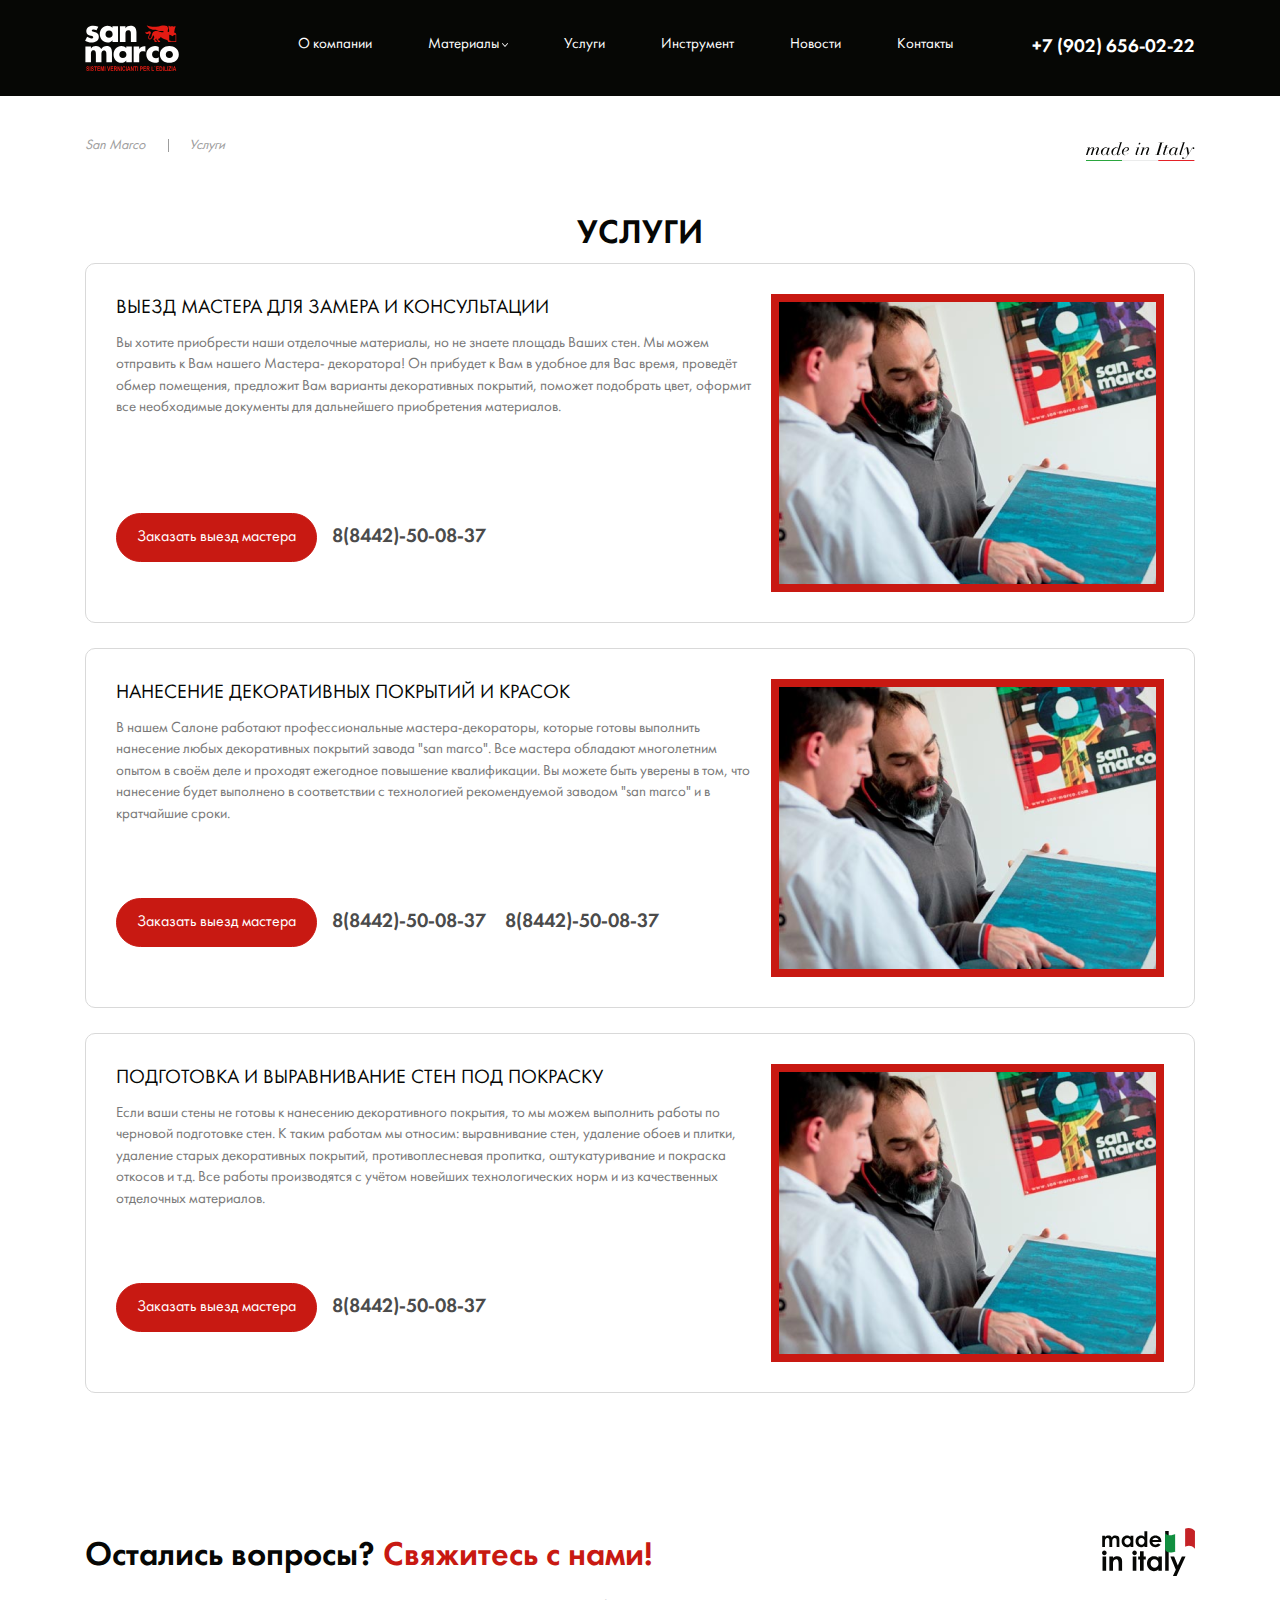
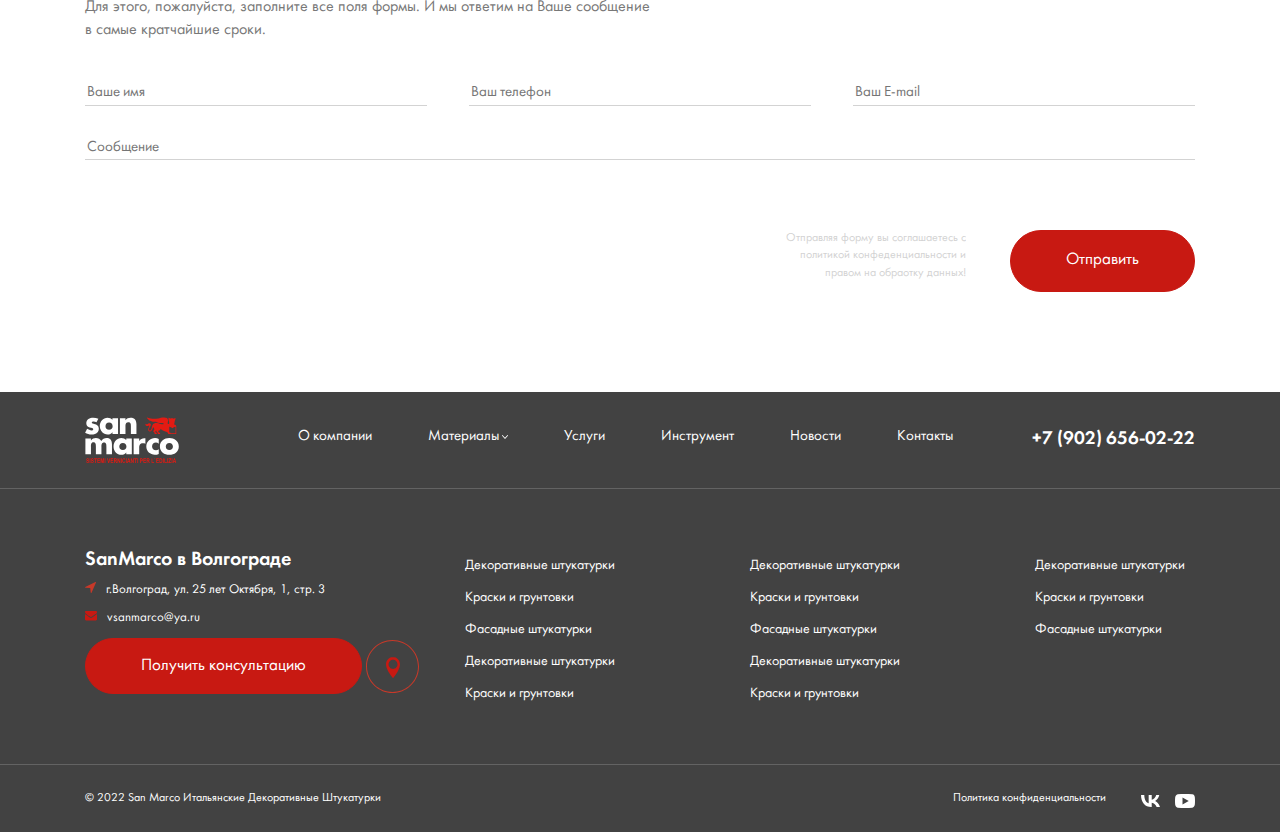
<file: services.html>
<!DOCTYPE html>
<html>
    <head>
        <meta charset="UTF-8">
        <link rel="stylesheet" type="text/css" href="css/bootstrap.css">
        <link rel="stylesheet" type="text/css" href="css/bootstrap-theme.css">
        <link rel="stylesheet" href="lib/OwlCarousel2-2.3.4/dist/assets/owl.carousel.css">
        <link rel="stylesheet" href="lib/OwlCarousel2-2.3.4/dist/assets/owl.theme.default.css">
        <link rel="stylesheet" type="text/css" href="css/style.css">
        <link rel="stylesheet" type="text/css" href="css/adaptive.css">
        <link rel="apple-touch-icon" sizes="120x120" href="images/favicon/apple-touch-icon.png">
        <link rel="icon" type="image/png" sizes="32x32" href="images/favicon/favicon-32x32.png">
        <link rel="icon" type="image/png" sizes="16x16" href="images/favicon/favicon-16x16.png">
        <link rel="manifest" href="images/favicon/site.webmanifest">
        <link rel="mask-icon" href="images/favicon/safari-pinned-tab.svg" color="#5bbad5">
        <meta name="msapplication-TileColor" content="#da532c">
        <meta name="theme-color" content="#ffffff">
        <title>SanMarco</title>
        <meta name="viewport" content="width=device-width, initial-scale=1.0">
    </head>
    <body>
        <header>
            <div class="container">
                <div class="flex-header">
                    <div class="logo-block">
                        <a class="logo" href="index.html" >
                            <img src="images/logo.svg" alt="">
                        </a>
                    </div>
                    <div class="hover-logo">
                        <div class="background-hover-logo">
                            <h2><span>SanMarco в Волгограде</span></h2>
                            <a class="hover-address" href="#">
                                <img src="images/location_icon.svg" alt="">
                                <p>г.Волгоград, ул. 25 лет Октября, 1, стр. 3</p>    
                            </a> 
                            <a class="hover-address" href="#">
                                <img src="images/mail_icon.svg" alt="">
                                <p>vsanmarco@ya.ru</p>    
                            </a> 
                            <a class=" button-footer popup-open" id="first-button"  href="#popup-callback">  
                                <span>Получить консультацию</span>                          
                            </a>
                            <a  href="#">
                            <img src="images/marker_red.svg" alt="">
                            </a>
                        </div>                        
                    </div>
                    
                    <nav class="burger-menu">
                        <ul class="burger-list">                            
                            <li>
                                <a href="index.html#six" class="link">О компании</a>
                            </li>
                            <li class="submenu">
                                <a class="open-menu" href="#drop-down-menu" id="drop-down-button">Материалы
                                    <img src="images/Vector.svg" alt="">
                                </a> 
                            </li>                            
                            <li>
                                <a href="services.html">Услуги</a>
                            </li>                            
                            <li>
                                <a href="product.html">Инструмент</a>
                            </li> 
                            <li>
                                <a href="index.html#five">Новости</a>
                            </li>
                            <li>
                                <a href="#eight">Контакты</a>
                            </li>                        
                        </ul>
                    </nav>
                    <div class="phone-block">
                        <a  class="phone " href="tel:+7(902)656-02-22"> 
                            <span class="number">+7 (902) 656-02-22</span>         
                        </a>                             
                    </div>
                        <div class="burger">
                            <span></span>
                        </div>
                </div>
            </div>
        </header>  
        <section>
            <div class="drop-down disp-none" id="drop-down-menu">
                <div class="container">
                    <div class="search-box">                        
                        <input class="search" type="text"  placeholder="Найти материал по названию">
                        <a class="search-button" href="#" >
                            <img src="images/search.svg" alt=""></i>
                        </a>
                        <a class="search-button-close" href="#" >
                            <img src="images/close.svg" alt=""></i>
                        </a>
                    </div>
                    <div class="row">
                        <div class="dd-menu">
                            <div class="col-xs-12 col-sm-3 col-md-3 col-lg-3">
                                <div class="menu-one">
                                    <ul>
                                        <li>
                                            <a href='#' class="search-menu" data-block="#block-1">Декоративные штукатурки</a>
                                        </li>
                                        <li>
                                            <a href='#' class="search-menu" data-block="#block-2">Краски и грунтовки</a>
                                        </li>
                                        <li>
                                            <a href='#' class="search-menu" data-block="#block-3">Фасадные штукатурки</a>
                                        </li>
                                    </ul>
                                    <img src="images/italy.svg" alt=""></i>
                                </div>                                
                                
                            </div>
                            <div class="col-xs-12 col-sm-4 col-md-4 col-lg-4"> 
                                <div class="menu-two search-block active" id="block-1">
                                    <ul>
                                        <li><a href="#">Акриловая фасадная штукатурка</a></li>
                                        <li><a href="#">Минеральная штукатурка для фасадов</a></li>
                                        <li><a href="#">Силиконовая фасадная штукатурка </a></li>
                                        <li><a href="#">Фасадная штукатурка барашек</a></li>
                                        <li><a href="#">Фасадная штукатурка короед</a></li>
                                        <li><a href="#">Фасадная штукатурка с эффектом травертино</a></li>
                                        <li><a href="#">Фасадная штукатурка шуба</a></li>
                                    </ul>  
                                </div> 
                                <div class="menu-two search-block" id="block-2">
                                    <ul>
                                        <li><a href="#">22Акриловая фасадная штукатурка</a></li>
                                        <li><a href="#">Минеральная штукатурка для фасадов</a></li>
                                        <li><a href="#">Силиконовая фасадная штукатурка </a></li>
                                        <li><a href="#">Фасадная штукатурка барашек</a></li>
                                        <li><a href="#">Фасадная штукатурка короед</a></li>
                                        <li><a href="#">Фасадная штукатурка с эффектом травертино</a></li>
                                        <li><a href="#">Фасадная штукатурка шуба</a></li>
                                    </ul>  
                                </div>
                                <div class="menu-two search-block" id="block-3">
                                    <ul>
                                        <li><a href="#">33Акриловая фасадная штукатурка</a></li>
                                        <li><a href="#">Минеральная штукатурка для фасадов</a></li>
                                        <li><a href="#">Силиконовая фасадная штукатурка </a></li>
                                        <li><a href="#">Фасадная штукатурка барашек</a></li>
                                        <li><a href="#">Фасадная штукатурка короед</a></li>
                                        <li><a href="#">Фасадная штукатурка с эффектом травертино</a></li>
                                        <li><a href="#">Фасадная штукатурка шуба</a></li>
                                    </ul>  
                                </div>                                                 
                            </div>
                            <div class="col-xs-12 col-sm-5 col-md-5 col-lg-5"> 
                                <div class="menu-three">
                                    <h3>«SanMarco» - Широчайший<br> выбор декоративных<br> штукатурок из Италии</h3>
                                    <p>© 2022 San Marco.</p>
                                </div>                                
                            </div>
                        </div>                        
                    </div>           
                </div>
                
            </div>      
        </section>

        <section class="catalog-effects">
            <div class="container">
                <div class="path">
                    <p>San Marco <span>Услуги</span> </p>
                    <img src="images/made_in_italy.svg" alt="">
                </div>
                <h1>УСЛУГИ</h1>
                <div class="services-card">
                    <div class="services-card-info">
                        <p class="name-services">
                            ВЫЕЗД МАСТЕРА ДЛЯ ЗАМЕРА И КОНСУЛЬТАЦИИ
                        </p>
                        <p class="info-services">
                            Вы хотите приобрести наши отделочные материалы, но не знаете площадь Ваших стен. Мы можем отправить к Вам нашего Мастера- декоратора! Он прибудет к Вам в удобное для Вас время, проведёт обмер помещения, предложит Вам варианты декоративных покрытий, поможет подобрать цвет, оформит все необходимые документы для дальнейшего приобретения материалов. 
                        </p>
                        <div class="services-contact">
                            <a class=" services-button popup-open" id="first-button"  href="#popup-callback">  
                                <span>Заказать выезд мастера</span>                          
                            </a>
                            <div class="phone-services-block">
                                <a  class="services-phone " href="tel:8(8442)-50-08-37"> 
                                    <span> 8(8442)-50-08-37</span>         
                                </a>
                            </div>
                            
                        </div>
                    </div>
                    <div class="services-card-image">
                        <img src="images/services.png" alt="">
                    </div>
                </div>
                <div class="services-card">
                    <div class="services-card-info">
                        <p class="name-services">
                            НАНЕСЕНИЕ ДЕКОРАТИВНЫХ ПОКРЫТИЙ И КРАСОК
                        </p>
                        <p class="info-services">
                            В нашем Салоне работают профессиональные мастера-декораторы, которые готовы выполнить нанесение любых декоративных покрытий завода "san marco". Все мастера обладают многолетним опытом в своём деле и проходят ежегодное повышение квалификации. Вы можете быть уверены в том, что нанесение будет выполнено в соответствии с технологией рекомендуемой заводом "san marco" и в кратчайшие сроки.
                        </p>
                        <div class="services-contact">
                            <a class=" services-button2 popup-open" id="first-button"  href="#popup-callback">  
                                <span>Заказать выезд мастера</span>                          
                            </a>
                            <div class="phone-services-block">
                                <a  class="services-phone " href="tel:8(8442)-50-08-37"> 
                                    <span> 8(8442)-50-08-37</span>         
                                </a>
                                <a  class="services-phone " href="tel:8(8442)-50-08-37"> 
                                    <span> 8(8442)-50-08-37</span>         
                                </a>
                            </div>
                            
                        </div>
                    </div>
                    <div class="services-card-image">
                        <img src="images/services.png" alt="">
                    </div>
                </div>
                <div class="services-card">
                    <div class="services-card-info">
                        <p class="name-services">
                            ПОДГОТОВКА И ВЫРАВНИВАНИЕ СТЕН ПОД ПОКРАСКУ
                        </p>
                        <p class="info-services">
                            Если ваши стены не готовы к нанесению декоративного покрытия, то мы можем выполнить работы по черновой подготовке стен. К таким работам мы относим: выравнивание стен, удаление обоев и плитки, удаление старых декоративных покрытий, противоплесневая пропитка, оштукатуривание и покраска откосов и т.д. Все работы производятся с учётом новейших технологических норм и из качественных отделочных материалов.
                        </p>
                        <div class="services-contact">
                            <a class=" services-button popup-open" id="first-button"  href="#popup-callback">  
                                <span>Заказать выезд мастера</span>                          
                            </a>
                            <div class="phone-services-block">
                                <a  class="services-phone " href="tel:8(8442)-50-08-37"> 
                                    <span> 8(8442)-50-08-37</span>         
                                </a>
                            </div>
                            
                        </div>
                    </div>
                    <div class="services-card-image">
                        <img src="images/services.png" alt="">
                    </div>
                </div>
            </div>
        </section>


        <section class="eight" id="eight">
            <div class="container">
                <div class="callback">
                    <div class="callback-info">
                        <div class="d-flex">
                            <h1>Остались вопросы? <span class="red"> Свяжитесь с нами!</span></h1>
                            <img src="images/italy.svg" alt="">
                        </div>                        
                        <p>Для этого, пожалуйста, заполните все поля формы. И мы ответим на Ваше сообщение в самые кратчайшие сроки.</p>
                    </div>
                    <div class="callback-block">
                        <form >
                            <div class="callback-input">
                                <input id="form-callback-name" type="text" placeholder="Ваше имя">                          
                                <input id="form-callback-phone" type="phone" placeholder="Ваш телефон">
                                <input id="form-callback-email" type="text" placeholder="Ваш E-mail">                                
                            </div>
                            <input id="form-callback-question" type="comment" name="text" placeholder="Сообщение">                            
                        </form>
                    </div>
                    <div class="callback-button">
                        <p>Отправляя форму вы соглашаетесь с политикой конфеденциальности и правом на обраотку данных!</p>
                        <a class=" button popup-open" id="first-button"  href="#popup-callback">  
                            <span>Отправить</span>                          
                        </a>
                    </div>
                </div>
            </div>
        </section>
        <footer>
            <div class="footer-line">
                <div class="container">
                    <div class="flex-footer">
                        <a href="index.html" class="logo">
                            <img src="images/logo.svg" alt="">
                        </a>
                        
                        <nav class="burger-menu">                            
                            <ul class="burger-list">                            
                                <li>
                                    <a href="index.html#six" class="link">О компании</a>
                                </li>
                                <li class="submenu">
                                    <a class="open-menu" href="#drop-down-menu" id="drop-down-button">Материалы
                                        <img src="images/Vector.svg" alt="">
                                    </a> 
                                </li>                            
                                <li>
                                    <a href="services.html">Услуги</a>
                                </li>                            
                                <li>
                                    <a href="product.html">Инструмент</a>
                                </li> 
                                <li>
                                    <a href="index.html#five">Новости</a>
                                </li>
                                <li>
                                    <a href="#eight">Контакты</a>
                                </li>                        
                            </ul>
                        </nav>
                        <div class="phone-block">
                            <a  class="phone " href="tel:+7(902)656-02-22"> 
                                <span class="number">+7 (902) 656-02-22</span>         
                            </a>                             
                        </div>
                            <div class="burger">
                                <span></span>
                            </div>
                    </div>
                </div>                    
                <button onclick="topFunction()" id="myBtn" >
                    <svg width="14" height="8" viewBox="0 0 14 8" fill="none" xmlns="http://www.w3.org/2000/svg">
                        <path d="M13.6109 6.6051C13.701 6.69487 13.7461 6.80709 13.7461 6.93053C13.7461 7.05397 13.701 7.16619 13.6109 7.25596C13.4307 7.43551 13.1378 7.43551 12.9576 7.25596L7.21289 1.53284L1.46818 7.25596C1.28795 7.43551 0.995084 7.43551 0.814857 7.25596C0.634631 7.07641 0.634631 6.78465 0.814857 6.6051L6.88623 0.556536C7.06646 0.376988 7.35932 0.376988 7.53955 0.556536L13.6109 6.6051Z" fill="#D3D3D3"/>
                        </svg> 
                </button>
            </div>
            <div class="footer-line">
                <div class="container">
                    <div class="row pTopBot40">
                        <div class="col-xs-12 col-sm-4 col-md-4 col-lg-4">
                            <h2><span>SanMarco в Волгограде</span></h2>
                            <a class="one-column" href="#">
                                <img src="images/location_icon.svg" alt="">
                                <p>г.Волгоград, ул. 25 лет Октября, 1, стр. 3</p>    
                            </a> 
                            <a class="one-column" href="#">
                                <img src="images/mail_icon.svg" alt="">
                                <p>vsanmarco@ya.ru</p>    
                            </a> 
                            <a class=" button-footer popup-open" id="first-button"  href="#popup-callback">  
                                <span>Получить консультацию</span>                          
                            </a>
                            <a  href="#">
                            <img src="images/marker_red.svg" alt="">
                            </a>
                        </div>
                        <div class="col-xs-12 col-sm-3 col-md-3 col-lg-3">
                            <div class="column">
                                <ul>
                                    <li><a href="#">Декоративные штукатурки</a></li>
                                    <li><a href="#">Краски и грунтовки</a></li>
                                    <li><a href="#">Фасадные штукатурки</a></li>
                                    <li><a href="#">Декоративные штукатурки</a></li>
                                    <li><a href="#">Краски и грунтовки</a></li>
                                </ul>
                            </div>                            
                        </div>
                        <div class="col-xs-12 col-sm-3 col-md-3 col-lg-3">
                            <div class="column">
                                <ul>
                                    <li><a href="#">Декоративные штукатурки</a></li>
                                    <li><a href="#">Краски и грунтовки</a></li>
                                    <li><a href="#">Фасадные штукатурки</a></li>
                                    <li><a href="#">Декоративные штукатурки</a></li>
                                    <li><a href="#">Краски и грунтовки</a></li>
                                </ul>
                            </div>
                        </div>
                        <div class="col-xs-12 col-sm-2 col-md-2 col-lg-2">
                            <div class="column">
                                <ul>
                                    <li><a href="#">Декоративные штукатурки</a></li>
                                    <li><a href="#">Краски и грунтовки</a></li>
                                    <li><a href="#">Фасадные штукатурки</a></li>
                                </ul>
                            </div>
                        </div>
                    </div>
                </div> 
            </div>
            <div>
                <div class="container">
                    <div class="row pc-footer">
                        <div class="col-xs-12 col-sm-6 col-md-6 col-lg-6 line-tree">
                            <p>© 2022 San Marco Итальянские Декоративные Штукатурки</p>
                        </div>
                        <div class="col-xs-12 col-sm-6 col-md-6 col-lg-6 line-tree">
                            <div class="last">
                                <p>Политика конфиденциальности</p>
                            <a  href="#">
                                <img src="images/vk.svg" alt="">
                            </a>
                            <a  href="#">
                                <img src="images/youtube.svg" alt="">
                            </a>
                            </div>                            
                        </div>
                    </div>  
                </div>                                  
            </div> 
            <div class="mobile-footer">
                <div class="social-networks">
                    <a  href="#">
                        <img src="images/vk.svg" alt="">
                    </a>
                    <a  href="#">
                        <img src="images/youtube.svg" alt="">
                    </a>
                </div>
                <p>Политика конфиденциальности</p>
                <p>© 2022 San Marco Итальянские Декоративные <br>
                    Штукатурки</p>
            </div>          
        </footer>
        
        <div class="popup-block" id="popup-callback">
            <div class="form-callback">
                <div class="popup-content">
                    <div class="form">
                        <img src="images/logo_black.svg" alt="">
                        <h1>Оставьте заявку и мы <br><span class="red">свяжемся с Вами!</span></h1>
                        <p>Для этого, пожалуйста, заполните все поля формы. И мы ответим на Ваше сообщение в самые кратчайшие сроки.</p>
                        <form >
                            <div class="popup-callback-input">
                                <input id="form-callback-name" type="text" placeholder="Ваше имя">                          
                                <input id="popup-callback-phone" type="phone" placeholder="Ваш телефон">
                            </div>
                            <input id="form-callback-question" type="comment" name="text" placeholder="Сообщение">
                                
                            <div class="popup-callback-button">
                                <p>Отправляя форму вы соглашаетесь с политикой конфеденциальности и правом на обраотку данных!</p>
                                <a class=" button popup-open" id="first-button"  href="#popup-callback">  
                                    <span>Отправить</span>                          
                                </a>
                            </div>
                        </form>
                    </div>
                    <a class="close-popup"><img src="images/close.svg" alt=""></a>
                </div>                
            </div>
        </div>
       
        <script src="js/jquery.js"></script>
        <script src="lib/jquery.maskedinput/jquery.maskedinput.min.js"></script>
        <script src="lib/OwlCarousel2-2.3.4/dist/owl.carousel.js"></script>
        <script src="js/bootstrap.js"></script>
        <script src="js/skript.js"></script>
    </body>
</html>
</file>
<file: css/style.css>
@font-face {
	font-family: 'Futura_Md';
	src: url('../fonts/FuturaMediumC.eot');
	src: local('☺'), url('../fonts/FuturaLightC.woff') format('woff'), url('../fonts/FuturaMediumC.ttf') format('truetype'), url('../fonts/FuturaMediumC.svg') format('svg');
	font-weight: 700;
	font-style: normal;
}
@font-face {
	font-family: 'Futura_Demi';
	src: url('../fonts/FuturaDemiC.eot');
	src: local('☺'), url('../fonts/FuturaDemiC.woff') format('woff'), url('../fonts/FuturaDemiC.ttf') format('truetype'), url('../fonts/FuturaDemiC.svg') format('svg');
	font-weight: 900;
	font-style: normal;
}
@font-face {
	font-family: 'Futura_Bk';
	src: url('../fonts/FuturaBookC.eot');
	src: local('☺'), url('../fonts/FuturaBookC.woff') format('woff'), url('../fonts/FuturaBookC.ttf') format('truetype'), url('../fonts/FuturaBookC.svg') format('svg');
	font-weight: 400;
	font-style: normal;
}
@font-face {
	font-family: 'Futura_Light';
	src: url('../fonts/FuturaLightC.eot');
	src: local('☺'), url('../fonts/FuturaLightC.woff') format('woff'), url('../fonts/FuturaLightC.ttf') format('truetype'), url('../fonts/FuturaLightC.svg') format('svg');
	font-weight: 300;
	font-style: normal;
}
@font-face {
	font-family: 'NEXT_ART_Bold';
	src: url('../fonts/NEXT_ART_Bold.eot');
	src: local('☺'), url('../fonts/NEXT_ART_Bold.woff') format('woff'), url('../fonts/NEXT_ART_Bold.ttf') format('truetype'), url('../fonts/NEXT_ART_Bold.svg') format('svg');
	font-weight: 700;
	font-style: normal;
}
@font-face {
	font-family: 'NEXT_ART_Regular';
	src: url('../fonts/NEXT_ART_Regular.eot');
	src: local('☺'), url('../fonts/NEXT_ART_Regular.woff') format('woff'), url('../fonts/NEXT_ART_Regular.ttf') format('truetype'), url('../fonts/NEXT_ART_Regular.svg') format('svg');
	font-weight: normal;
	font-style: normal;
}
.tA-right{
    text-align: right;
}
.pTop50{
    padding-top: 50px;
    margin-bottom: 60px;
}
.d-flex{
    display: flex;
    justify-content: space-between;
    align-items: center;
}
.bottom-section3{
    padding-top: 60px;
    padding-bottom: 100px;
    display: flex;
    justify-content: space-between;
    align-items: center;
}
.red{
    color: #C81912;
}
.f-right{
    float: right;
    margin-top: -60px;
}
a.tD-none{
    text-decoration: none;
}
.container{
    max-width: 1140px;
}
h1{
    font-family: 'Futura_Demi';
    font-weight: 700;
    font-size: 34px;
    color: #060705;
}
h2{
    font-family: 'Futura_Demi';
    font-weight: 700;
    font-size: 20px;
    color: #060705;
}
h3{
    font-family: 'Futura_Bk';
    font-weight: 400;
    font-size: 18px;
    color: #060705;
}
p{
    font-family: 'Futura_Bk';
    font-weight: 400;
    font-size: 16px;
    color: #787878;
}

header{
    position: fixed;
    width: 100%;
    height: 96px;
    top: 0;
    left: 0;
    z-index: 1000;
}
header::before{
    content: '';
    position: absolute;
    top: 0;
    left: 0;
    width: 100%;
    height: 100%;
    background: #060705;
    z-index: 2;
}
.flex-header{
    position: relative;
    display: flex;
    justify-content: space-between;
    flex-wrap: wrap;
    height: 96px;
    align-items: center;
    background-color: #060705;
}
.logo-block{
    display: flex;
}
/* .flex a{
    text-decoration: none;
} */
.logo{
    z-index: 3;
}
.logo img{
    width: 93.69px;
    height: 45.89px;
}
.burger{
    display: none;
}
.burger-list{
    display: flex;
    position: relative;
    z-index: 2;
    margin-top: 3px;
}
.burger-list li{
    list-style: none;
    margin: 0 28px 0 28px;
}
.burger-list li a{    
    font-family: 'Futura_Bk';
    font-size: 15px;
    color:#fff;
    text-decoration: none;
}
.burger-list li a:hover{    
    color:#C81912;
    transition: all 0.7s ;
}
.burger-list li a.open-menu:focus{
    border-bottom: 7px solid #C81912;
    padding-bottom: 38px;
}
.phone-block{
    z-index: 2;
}
a.phone{
    text-decoration: none;
    color:#fff;
}
.number{
    font-family: 'Futura_Demi';
    font-weight: 700;
    font-size: 19px;
    color:#fff; 
}
.number:hover{
    color:#C81912; 
    transition: all 0.7s ;
}
a.but-burger{
    display: none;
}
/* lover-menu */
.menu2{
    height: 56px;

    background: rgba(6, 7, 5, 0.75);
}

.lover-menu li{
    position: relative;
    list-style: none;
    padding-right: 15px;
    font-family: 'Futura_Bk';
    font-size: 14px;
}
.lover-menu-list{
    display: flex;
    padding-left: 0;

    justify-content: space-between;
}
.lover-menu-list>li{
    /* padding: 18px 45px 18px 20px; */

    padding: 18px 39px 18px 0px;
}
.lover-menu-list>li:hover{
    background-color: #C81912;
    transition: all 0.7s ;
}
.lover-menu-list>li>img{
    padding-left: 5px;
}
.lover-menu-list>li:hover .sub-lover-menu-list{
    display: block;
    transition: all 0.7s ;
    
}
.lover-menu-list li>a{
    text-decoration: none;
    color: #ffffff;
    padding-left: 30px;
}
.lover-menu-link{
    color: #ffffff;
}
.sub-lover-menu-list{
    display: none;
    min-width: 315px;
    position: absolute;
    left: 0;
    top: 34px;
    padding-top: 22px;
    padding-left: 0;
    background-size: cover;
}
.sub-lover-menu-list>li{
    background-color: #ffffff;
}
.sub-lover-menu-list li>a{
    text-decoration: none;
    color: #565656;
}
.sub-lover-menu-list li>a:hover{
    color: #C81912;
    transition: all 0.7s ;
}
.sub-lover-menu-link{
    color: #565656;
    display: inline-block;
    padding: 0px 0px 15px 20px;
}
.sub-lover-menu-list li:first-child{
    padding-top: 25px;
}
.sub-lover-menu-list li:last-child {
    padding-bottom: 10px;
}


/* drop-down */
.drop-down{
    position: fixed;
    top: 96px;
    background-color: #ffffff;
    width: 100%;
    z-index: 50;
    padding-bottom: 30px;
}
.disp-none{
    display: none;
}
.search-box{
    margin-top: 30px;
    display: flex;
}
.search-box input:focus::-webkit-input-placeholder { 
    color:transparent; 
}
.search-box input:focus:-moz-placeholder { 
    color:transparent; 
} /* FF 4-18 */
.search-boxinput:focus::-moz-placeholder { 
    color:transparent; 
} /* FF 19+ */
.search-boxinput:focus:-ms-input-placeholder { 
    color:transparent; 
} /* IE 10+ */
.search-input{
 
}
.search-button>img{
    padding: 19px;
    margin-left: -55px
}
.search-button-close>img{
    padding: 19px;
    border: 1px solid #D9D9D9;
    border-radius: 90px;
    margin-left: 11px;
}
.search-button-close>img:hover{
    border: 1px solid #C81912;
    /* color:#C81912; */
    background-color: #C81912;
    transition: all 0.7s ;
}
.search{
    width: 100%;
    padding: 17px;
    border: 1px solid #BBBBBB;
    border-radius: 100px;
    font-family: 'Futura_Bk';
    font-size: 16px;
    color:#BBBBBB;
    outline: none;
}
.search:focus{
    border: 1px solid #C81912;
    transition: all 0.7s ;
}
.search:hover{
    border: 1px solid #C81912;
    transition: all 0.7s ;
}
.drop-down:active {
    display: block;
}
.dd-menu{
    margin-top: 50px;
}
.dd-menu ul{
    padding-left: 0;
}
.dd-menu li{
    list-style: none;
    padding-left: 0;
}
.dd-menu a{   
    text-decoration: none;
}
.menu-one{
    border-right: 1px solid #CFCFCF;
    margin-right: 20px;
}
.menu-one a,.menu-two a{
    font-family: 'Futura_Bk';
    font-size: 16px;
    color:#565656;
}
.menu-one a:focus{
    color:#C81912;
    transition: all 0.7s;
}
.menu-one a:hover{
    color:#C81912;
    transition: all 0.7s;
}
.menu-two a:hover{
    color:#C81912;
    transition: all 0.7s;
}
.menu-one li{
    margin-bottom: 10px;
}
.menu-one img{
    margin-top: 40px;
}
.menu-two li{
    margin-bottom: 4px;
}
.menu-three{
    text-align: right;
}
.menu-three h3{
    margin-top: 0px;
    margin-bottom: 96px;
}
.menu-three>p{
    font-family: 'Futura_Bk';
    font-size: 14px;
    color:#C2C2C2;
}
.search-block{
    display: none;
}
.active{
    display: block;
}

/* section one */
.one{
    background-image: url(../images/oneSection.png);
    background-position: center center;
    background-size: cover;
    width: 100%;
    height: 594px;
}
.one>p{
    font-family: 'Futura_Light';
    font-size: 15px;
    color: #FFFFFF;
    transform: rotate(-90deg);
    margin-top: 350px;
    position: absolute;
    margin-left: -150px;
}
.one>p>span{
    font-family: 'Futura_Bk';
    font-weight: 600;
    font-size: 15px;
    color: #FFFFFF;
}
.interior{
    position: relative;
}
.one-info{
    position: absolute;
}
.one-info h1{
    font-family: 'Futura_Demi';
    font-weight: 700;
    font-size: 42px;
    color: #FFFFFF;
    margin-top: 213px;
    margin-bottom: 30px;
    max-width: 435px;
}
.one-info p{
    font-family: 'Futura_Bk';
    font-size: 16px;
    color: #FFFFFF;
    margin-bottom: 34px;
    max-width: 368px;
}
a.button{
    padding:17px 55px ;
    background-color: #C81912;
    display: inline-block;
    text-decoration: none;
    font-family: 'Futura_Bk';
    font-size: 17px;
    color:#fff;
    border: 1px solid #C81912;
    border-radius: 65px; 
}
a.button:hover{
    background-color: #fff;
    color:#C81912;
    transition: all 0.7s ;
}


/* section two */
.new-collection{
    margin-top: 77px;
}
.new-collection p{
    font-family: 'Futura_Light';
    font-size: 14px;
    color:#9D9D9D;
    max-width: 610px;
    
}
.new-collection p span{
    font-family: 'Futura_Bk';
    font-size: 15px;
    color:#787878;
    padding-top: 10px;
}
.stucco_italiano{
    margin-top: 20px;
    margin-bottom: 30px;
}
.card{
    display: flex;
    justify-content: center;
}
.main-card{
    width: 240px;
    height: 379px;
    background-image: url(../images/card/Rectangle\ 18.png);
    margin-left: -10px;
}
.main-card p{
    margin-left: 14px;
    font-family: 'Futura_Light';
    font-size: 14px;
    color: #E2E2E2;
    position: fixed;
    bottom: 100px;
    z-index: 2;
    opacity: 0;
    visibility: hidden;
    transition: 0.7s opacity, 0.7s visibility;
}
.main-card p.titleCard{
    font-family: 'Futura_Bk';
    font-weight: 200;
    font-size: 18px;
    color: #E2E2E2;
    position: fixed;
    bottom: 200px;
    z-index: 2;
}
/* .main-card p.titleCard:hover{
    display: block;
    transition: all 0.7s ;
} */
.main-card-fon {
    display: none;
    width: 227px;
    height: 380px;
    top: 0px;
    position: fixed;
    z-index: 1;
}
.material{
    opacity: 0;
    right: -30px;
    width: 60px;
    height: 361px;
    position: relative;
    top: 300px;
    z-index: 2;
    transition: 1.7s opacity, right 0.7s linear;
}
.material>img{
    margin-left: 170px; 
    margin-top: -300px;
}

/* div.main-card div.material{
    display: none;
} */
div.main-card:hover div.main-card-fon{
    display: block;
    transition: 0.7s ;
    background: linear-gradient(0deg, rgba(0, 0, 0, 0.7), rgba(0, 0, 0, 0.7));
}
div.main-card:hover p{
    opacity: 1;
    visibility: visible;
}
div.main-card:hover .arrow-card-section2{
    opacity: 1;
    visibility: visible;
}
div.main-card:hover .material{
    opacity: 1;
    right: 3px;
}
.name-style{
    position: relative;
    background: #fff;
    z-index: 10;
}

.arrow-card{
    width: 37px; 
    height: 37px; 
    background: url(../images/arrow_r.svg); 
    background-repeat: no-repeat; 
    border: none;
    position: absolute;
}
.arrow-card:hover{
    background: url(../images/arrow_r_r.svg);
    transition: all 0.7s ;
}
.arrow-card-section2{
    opacity: 0;
    visibility: hidden;
    transition: 0.7s opacity, 0.7s visibility;
    bottom: 20px;
    margin-left: 14px;
    position: fixed;
    z-index: 3;
}
p.name{
    transform: translateY(347px) rotate(-90deg);
    margin-left: -15px;   
    margin-bottom: -10px; 
    margin-top: -5px;
}
.show-all{
    text-align: center;
    margin-top: 59px;
    margin-bottom: 61px;
}
.news-all{
    text-align: center;
    margin-top: 59px;
    margin-bottom: 61px;
}
/* section three */
.three{
    background: #F5F5F5;
}
.texture>h1{
    text-align: center;
    margin-top: 122px;
    margin-bottom: 89px;
}
.menuWrapper{
    overflow: hidden;
}
.menu-scroll{
    padding: 0px;
    /* Зададим возможность горизонтальной прокрутки */
    overflow-x: scroll;
    /* Для Сафари дополнительно зададим инерцию при прокрутке.
    С инерцией меню будет «оттягиваться» при попытке прокрутить
    его за его пределы. */
    -webkit-overflow-scrolling: touch;
    padding-bottom: 20px;
    margin-bottom: -20px;
}
.texture-menu{
    
}
.texture-menu ul{
    display: flex;
    margin-bottom: 74px;
    padding-left: 0;
}
.texture-menu li{
    list-style: none;
    font-family: 'NEXT_ART_Regular';
    font-size: 16px;
    margin-right: 40px;
}
.texture-menu li a{
    color: #060705;
    text-decoration: none;
    white-space: nowrap;
}
.texture-menu li a:focus{
    color: #C81912;
    padding-bottom: 10px;
    border-bottom: 3px solid #C81912;
    transition: all 0.7s ;
}
.texture-menu li a:hover{
    color: #C81912;
    padding-bottom: 10px;
    border-bottom: 3px solid #C81912;
    transition: all 0.7s ;
}
.card-texture-flex{
    display: flex;
    justify-content: center;
}
.card-texture{
    width: 257px;
    height: 448px;
    background: #FFFFFF;
    margin-bottom: 25px;
    margin-left: -10px;
    z-index: 2;
}
.slider-catalog-cards{

}











.rollover{
    width: 257px;
    height: 257px;
    display: inline-block;
    background: url(../images/card_texture/Rectangle_18-1.png);
    z-index: 2;
}
.hover-image-scale{
    display: inline-block; /* Строчно-блочный элемент */
    overflow: hidden;
}
.hover-image-scale img{
    width: 257px;
    height: 257px;
    display: inline-block;
    overflow: hidden;
    transition: 1s;
    z-index: 3;
    opacity: 0;
}
.rollover:hover .hover-image-scale img{
    transform: scale(1.1);
    transition: all 0.7s ;
    opacity: 1;
}
/* .rollover:hover{
    background: url(../images/card_texture/Rectangle_18-2.png);
    transform: scale(1.1);
    transition: all 0.7s ;
} */
.titleCard-texture{
    font-family: 'Futura_Bk';
    font-size: 18px;
    color: #060705;
    padding: 22px 70px 0 26px
}
.texture-info{
    font-family: 'Futura_Light';
    font-weight: 200;
    font-size: 15px;
    color: #636363;
    padding: 10px 26px 0 26px
}
.bottom-section3 a{
    text-decoration: none;
}
.consultation{
    font-family: 'Futura_Light';
    font-style: italic;
    font-size: 16px;
    color: #9D9D9D;
    border-bottom: 1px solid #E2E2E2;
}
.consultation:hover{
    color: #C81912;
    border-bottom: 1px solid #C81912;
    transition: all 0.7s ;
}
.arrow-card3{
    width: 37px; 
    height: 37px; 
    background: url(../images/arrow_r_sect3.svg); 
    background-repeat: no-repeat; 
    border: none;
    position: absolute;
}
.arrow-card3:hover{
    background: url(../images/arrow_r_r.svg);
    transition: all 0.7s ;
}
.arrow-card-section3{
    z-index: 100;
    margin-left: 199px;
    margin-top: -58px;
}


/* section four */
.four{
    background-color: #FFFFFF;
    padding-bottom: 40px;
}
.factory-san-marco{
    display: flex;
    justify-content: center;
    align-items: center;
}
.left-block {
    background-image: url(../images/left_block4.png);
    background-size: cover;
    
    height: 640px;
    display: flex;
    flex-direction: column;
    align-items: flex-end;
    transition: 1s;
}
.left-block:hover{
    transform: scale(1.05);
    transition: all 0.7s ;
}
.left-block-hover{
    width: 50%;
    display: inline-block;
    overflow: hidden;
}
.left-block>h1{
    padding-top: 71px;
    text-align: right;
    padding-left: 20px;
}
.left-block>p{
    padding-bottom: 325px;
    justify-content: flex-end;
    text-align: right;
    max-width: 430px;
    padding-left: 20px;
}
.left-block>h1,.left-block>p{ /* ,.left-block>a */
    padding-right: 67px;
}
.left-2-block>h2{
    padding-right: 67px;
    padding-left: 50px;
}
.left-block>h1,.right-block>h1{
    font-family: 'NEXT_ART_Bold';
    font-size: 36px;
    color: #FFFFFF;
}
.left-block>p,.right-block>p{
    font-family: 'Futura_Bk';
    font-size: 16px;
    color: #FFFFFF;
}
.play-icon{
    width: 46px;
    height: 46px;
    background: url(../images/play_icon.svg);
    background-repeat: no-repeat; 
    border: none; 
}
.play-icon:hover{
    width: 46px;
    height: 46px;
    background: url(../images/play_icon_red.svg); 
    transition: all 0.7s ;
}
.arrow-card-section4{
    margin-right: 67px;
    /* position: relative;
    top: 400px;
    margin-right: -430px; */
}
.right-block{
    background-image: url(../images/right_block4.png);
    background-size: cover;
    
    height: 640px;
    text-align: left;
    transition: 1s;
}
.right-block:hover{
    transform: scale(1.05);
    transition: all 0.7s ;
}
.right-block-hover{
    width: 50%;
    display: inline-block;
    overflow: hidden;
}
.right-block>img{
    padding-top: 94px;
}
.right-block>h1{
    padding-top: 160px;
    padding-right: 20px;
}
.right-block>p{
    max-width: 470px;
    padding-right: 20px;
}
.right-block>img,.right-block>h1,.right-block>p,.right-2-block>ul{
    padding-left: 67px;
}
.colorificio-san-marco{
    display: flex; 
    /* justify-content: space-between;
    align-items: center; */
}
.left-2-block{
    text-align: right;
    width: 50%;
}
.left-2-block>h2{
    border-right: 1px solid #CFCFCF;
}
.right-2-block{
    text-align: left;
    width: 50%;
    padding-top: 24px;
    /* border-left: 1px solid #CFCFCF; */
}
.right-2-block ul li{
    list-style: none;
    font-family: 'Futura_Bk';
    font-size: 16px;
}
.right-2-block ul li a{
    color: #6B6B6B;
    padding-right: 57px;
    text-decoration: none;
    white-space: nowrap;
}
.right-2-block ul li a:focus{
    color: #C81912;
    transition: all 0.7s ;
}
.right-2-block ul li a:hover{
    color: #C81912;
    transition: all 0.7s ;
}
.right-2-block ul{
    display: flex;
    padding-right: 57px;
}


/* section five */
.five{
    background-color: #F5F5F5;
}
.five h1{
    text-align: center;
}
.card-news-flex{
    display: flex;
    justify-content: center;
}
.card-news{
    width: 319px;
    height: 485px;
    background-color: #fff;
}
.scale{
    display: inline-block;
    overflow: hidden; 
}
.scale img {
    transition: 1s; 
    display: block; 
   }
.scale img:hover {
    transform: scale(1.1); 
    transition: all 0.7s ;
}
.card-news-info{
    padding: 28px 36px 0 30px;
}
.date{
    font-family: 'Futura_Bk';
    font-size: 12px;
    color: #636363;
}
.titleCard-news{
    font-family: 'Futura_Bk';
    font-size: 19px;
    color: #060705;
    padding-right: 22px;
    width: 230px;
    line-height: 140%;
    margin-top: 15px;
    margin-bottom: 15px;
}
.card-video-info .titleCard-news{
    font-family: 'Futura_Bk';
    font-size: 19px;
    color: #060705;
    padding-right: 22px;
    width: 175px;
    line-height: 140%;
    margin-top: 0px;
    margin-bottom: 15px;
}
.news-info{
    font-family: 'Futura_Light';
    font-weight: 200;
    font-size: 15px;
    color: #636363;
    line-height: 140%;
}
.arrow-card-section5{
    margin-left: 200px;

}


/* section six */
.six{
    background-color: #FFFFFF;
    padding-bottom: 80px;
    overflow: hidden;
    /* display: flex; */
}
.about-company-left{
    /* width: 60%; */
    margin-right: 60px;
}
.about-company-left>img{
    padding-top: 90px;
    padding-bottom: 47px;
}
.about-company-left>p{
    font-family: 'Futura_Bk';
    font-size: 15px;
    color: #787878;
    padding-top: 30px;
}
.iconInfo{
    margin-top: 50px;
    display: flex;
    flex-wrap: wrap;
}
.about-company-iconInfo{
    display: flex;
    margin-bottom: 60px;
}
.about-company-iconInfo>p{
    font-family: 'Futura_Bk';
    margin-left: 20px;
    width: 213px;
    margin-right: 15px;
}
/* .about-company-iconInfo img{
    width: 75px;
} */
svg:hover path{
    fill: #4B4B4B;
    transition: all 0.7s ;
}
.about-company-right{
    text-align: left;
}
.play-block{
    position: relative;
}
.play-block img{
    background-size: cover;
}
.arrow-card-section6{
    position: absolute;
    z-index: 10;
    top: 480px;
    left: 68px;
}
.history>h2{
    padding-left: 50px;
    border-left: 1px solid #CFCFCF;
}
.history>p{
    font-family: 'Futura_Bk';
    font-size: 14px;
    color: #787878;
    padding-left: 50px;
}


/* section seven */
.seven{
    background-color: #F5F5F5;
    padding-top: 140px;
    padding-bottom: 140px;
}
.сompleted-projects{
    position: relative;
    z-index: 2;
    
}
.сompleted-projects>img{
    position: absolute;
    /* left: -300px; */
    z-index: 2;
    
}
.сompleted-projects-info{
    margin-left: 80px;
    position: relative;
    z-index: 100;
}
.сompleted-projects-info>h1{
    padding-bottom: 35px;
    margin-top: -5px;
}
.сompleted-projects-info>h2{
    padding-top: 50px;
    padding-bottom: 15px;
}
.сompleted-projects-info>p{
    font-family: 'Futura_Bk';
    font-size: 14px;
    color: #787878;
    padding-bottom: 60px;
    max-width: 470px;
}
.image7-section{
    width: 169%;
    display: inline-block;
    background-size: cover;
}
.apartment{
    display: flex;
    justify-content: space-between;
    position: relative;
    z-index: 10;
    margin-top: 80px;
    text-align: right;
}
.apartment-card{
    width: 214px; 
    height: 147px;
    /* display: inline-block; */
}
.apartment-card-hover{
    opacity: 0;
    transition: 0.7s ;
    width: 214px; 
    height: 147px;
    position: relative;
    top: -149px;
    text-align: center;
}
.apartment-card:hover div.apartment-card-hover{
    opacity: 1;
    transition: 0.7s ;
    background: linear-gradient(0deg, rgba(0, 0, 0, 0.7), rgba(0, 0, 0, 0.7));
}
.apartment-card-hover>p{
    padding: 52px;
    font-family: 'Futura_Bk';
    font-size: 16px;
    color: #FFFFFF;
}
/* .apartment>a{
    position: relative;
    text-align: center;
}
.apartment a>p{
    position: absolute;
    top: 50%;
    left: 50%;
    transform: translate(-50%, -50%);
    font-family: 'Futura_Bk';
    font-size: 16px;
    color: #FFFFFF;
} */
.watch{
    font-family: 'NEXT_ART_Regular';
    font-size: 16px;
    color: #060705;
    text-align: right;
    margin-top: 60px;
}
.watch:hover{
    color: #C81912;
    transition: all 0.7s ;
}
.watch:hover svg>path{
    fill: #C81912;
    transition: all 0.7s ;
}


/* section eight */
.eight{
    padding-bottom: 100px;
}
.callback{
    padding-top: 100px;
}
.callback-info{

}
.callback-info>p{
    max-width: 567px;
    font-family: 'Futura_Bk';
    font-size: 16px;
    color: #787878;
    margin-top: 10px;
    margin-bottom: 40px;
}
.callback-block{
margin-bottom: 70px;
}
.callback-block p{
    font-family: 'Futura_Bk';
    font-size: 16px;
    color: #787878;
}
.callback-input{
    display: flex;
    justify-content: space-between;
    align-items: center;
    margin-bottom: 30px;
}
form input[type="text"],form input[type="email"],form input[type="phone"]{
    width: 342px;
    border: none;
    border-bottom: 1px solid #D3D3D3;
    outline: none;
    font-family: 'Futura_Bk';
    font-size: 15px;
    color: #787878;
}
form input[type="comment"]{
    width: 100%;
    border: none;
    border-bottom: 1px solid #D3D3D3;
    outline: none;
    font-family: 'Futura_Bk';
    font-size: 15px;
    color: #787878;
}
form input[type="text"]:focus{
    border-bottom: 1px solid #C81912;
}
form input[type="email"]:focus{
    border-bottom: 1px solid #C81912;
}
form input[type="phone"]:focus{
    border-bottom: 1px solid #C81912;
}
form input[type="comment"]:focus{
    border-bottom: 1px solid #C81912;
}
.callback-button{
    display: flex;
    justify-content: flex-end;
}
.callback-button p{
    text-align: right;
    font-family: 'Futura_Bk';
    font-size: 12px;
    color: #787878;
    width: 194px;
    margin-right: 44px;
    opacity:  0.33;
}


/* footer */

/* .red-hide{
    float: right;
    margin-top: -70px;
    margin-right: 30px;
}
.red-hide a>img{
    border: 1px solid #C81912;
    border-radius: 25px;
    padding: 17px 15px;
    background-color: #C81912;
} */

#myBtn {
    display: none; 
    position: fixed; 
    bottom: 40px; 
    right: 40px; 
    z-index: 100; 
    border: 1px solid #C81912;
    outline: none;
    background-color: #C81912;
    cursor: pointer; /* Добавить указатель мыши при наведении */
    padding: 14px 17px;
    border-radius: 30px;
}
  
#myBtn:hover {
    background-color: #fff;
    transition: all 0.7s ;
}
#myBtn:hover  svg path{
    fill: #C81912;
    transition: all 0.7s ;
}

.flex-footer{
    position: relative;
    display: flex;
    justify-content: space-between;
    flex-wrap: wrap;
    height: 96px;
    align-items: center;
    background-color: #424242;
}
footer{
    background-color: #424242;
}
.footer-line{
    border-bottom: 1px solid #636363;
    margin-bottom: 25px; 
}
.footer-line h2{
    color: #ffffff;
    margin-top: -5px;
}
.one-column {
    display: flex;
    justify-content: flex-start;
    align-items: baseline;
}
.one-column p{
    font-family: 'Futura_Bk';
    font-size: 13px;
    color: #ffffff;
}
.one-column p:hover{
    color: #C81912;
    transition: all 0.7s ;
}
.one-column img{
    margin-right: 10px;
}
a.button-footer{
    padding: 15px 55px;
    background-color: #C81912;
    display: inline-block;
    text-decoration: none;
    font-family: 'Futura_Bk';
    font-size: 17px;
    color: #fff;
    border: 1px solid #C81912;
    border-radius: 65px;
}
a.button-footer:hover{
    background-color: #fff;
    color:#C81912;
    transition: all 0.7s ;
}
.column ul{
    padding: 0;
}
.column ul li{
    list-style-type: none;
    padding-bottom: 10px;
}
.column ul li a{
    font-family: 'Futura_Bk';
    font-size: 14px;
    color: #FFFFFF;
    text-decoration: none;
}
.column ul li a:hover{
    color:#C81912;
    transition: all 0.7s ;
}
.line-tree p{
    font-family: 'Futura_Bk';
    font-size: 12px;
    color: #FFFFFF;
    padding-right: 20px;
}
.last{
    display: flex;
    justify-content: flex-end;
}
.last a{
    padding-left: 15px;
}
.pTopBot40{
    padding-top: 40px;
    padding-bottom: 40px;
}
.pc-footer{
    padding-bottom: 15px;
}
.mobile-footer{
    display: none;
    text-align: center;
}
.social-networks{
    margin-bottom: 20px;
}
.social-networks a{
    margin-right: 15px;
}
.mobile-footer p{
    font-family: 'Futura_Bk';
    font-size: 12px;
    color: #909090;
    padding-bottom: 20px;
}

/* slider */
.nav-container-events,.nav-container-project2{
    margin-top: 40px;
}
.nav-container-events button,.nav-container-events-catalog button,.nav-container-project2 button{
    border: none;
    background-repeat: no-repeat;
    background-color: #fff;
}
.nav-container-events-two{
    display: flex;
}

.nav-container-events-catalog,.nav-container-project2{
    display: flex;
    justify-content: center;
}
.nav-container-product button{
    border: none;
    background-repeat: no-repeat;
    background: none;
}
.nav-container-product{
    /* display: flex;
    justify-content: center; */
    position: relative;
    /* margin-left: 25px; */
    z-index: 100;
    margin-top: -460px;
}
.nav-container-events-two>span,.nav-container-events-catalog>span{
    font-family: 'Futura_Bk';
    font-size: 16px;
    color: #D3D3D3;
    padding-top: 12px;
    margin-right: 7px;
}
.nav-container-events-three,.nav-container-video{
    float: right;
    margin-top: -53px;
}
.nav-container-events-two button,.nav-container-events-three button,.nav-container-events-four button,.nav-container-video button{
    border: none;
    background-repeat: no-repeat;
    background-color: #F5F5F5;
}
.nav-container-events .owl-prev,.nav-container-events-two .owl-prev,.nav-container-events-three .owl-prev,.nav-container-events-four .owl-prev,.nav-container-events-catalog .owl-prev,.nav-container-project2 .owl-prev,.nav-container-video .owl-prev{
    background-image: url("../images/Arrow_l_slider.svg");
    width: 47px;
    height: 47px;
}
.nav-container-product .owl-prev{
    background-image: url("../images/Arrow_l_slider.svg");
    width: 40px;
    height: 41px;
    /* margin-right: 980px; */
    background-repeat: no-repeat;
    background-position: center;
    height: 450px;
    position: absolute;
}
.nav-container-events .owl-prev:hover,.nav-container-events-two .owl-prev:hover,.nav-container-events-three .owl-prev:hover,.nav-container-events-four .owl-prev:hover,.nav-container-events-catalog .owl-prev:hover,.nav-container-project2 .owl-prev:hover,.nav-container-product .owl-prev:hover,.nav-container-video .owl-prev:hover{
    background-image: url("../images/Arrow_l_slider_r.svg");
    transition: all 0.7s ;
}
.nav-container-events .owl-next,.nav-container-events-two .owl-next,.nav-container-events-three .owl-next,.nav-container-events-four .owl-next,.nav-container-events-catalog .owl-next,.nav-container-project2 .owl-next,.nav-container-video .owl-next{
    background-image: url("../images/Arrow_r_slider.svg");
    width: 47px;
    height: 47px;
}
.nav-container-product .owl-next{
    background-image: url("../images/Arrow_r_slider.svg");
    width: 40px;
    height: 41px;
    background-repeat: no-repeat;
    background-position: center;
    height: 450px;
    /* margin-right: 25px; */
    position: absolute;
    right: 45px;
}
.nav-container-events .owl-next:hover,.nav-container-events-two .owl-next:hover,.nav-container-events-three .owl-next:hover,.nav-container-events-four .owl-next:hover,.nav-container-events-catalog .owl-next:hover,.nav-container-project2 .owl-next:hover,.nav-container-product .owl-next:hover,.nav-container-video .owl-next:hover{
    background-image: url("../images/Arrow_r_slider_r.svg");
    transition: all 0.7s ;
}
/* .nav-container-events button:first-child,.nav-container-events-two button:first-child,.nav-container-events-three button:first-child,.nav-container-events-four button:first-child,.nav-container-events-catalog button:first-child,.nav-container-project2 button:first-child,.nav-container-video button:first-child{
    margin-right: 8px;
} */
.slider-completed-projects .completed-projects img {
    display: block;
    width: 100%;
}


/* страница CATALOG */
.catalog-effects{
    margin-top: 96px;
    padding-top: 40px;
}
.path{    
    display: flex;
    justify-content: space-between;
    align-items: center;
    margin-bottom: 50px;
}
.path p{
    font-family: 'Futura_Bk';
    font-size: 14px;
    font-style: italic;
    color: #9D9D9D;
}
.path p>span{
    border-left: 1px solid #9D9D9D;
    margin-left: 20px;
    padding-left: 20px;
}
.decorative-effects>h1{
    margin-bottom: 30px;
}
.mTop-30px{
    margin-top: -30px;
}
p.name-filter{
    font-family: 'NEXT_ART_Regular';
    font-size: 16px;
    color: #C81912;
    margin-top: 60px;
}
/* checkbox */
.checkbox{
    position: relative;
    margin-top: 12px;
    margin-bottom: 13px;
}
.checkbox-input{
    -webkit-appearance: none;
    appearance: none;
    position: absolute;
}
.checkbox-label{
    font-family: 'Futura_Bk';
    font-size: 16px;
    color: #7D7D7D;
    margin-left: 4px;
}
.checkbox-label span{
    position: relative;
    top: -3px;
}
.checkbox-label span:hover{
    color: #C81912;
    transition: all 0.7s ;
}
.checkbox-label::before{
    content: "";
    display: block;
    width: 16px;
    height: 16px;
    border-radius: 25px;
    background: url(../images/checkbox.svg);
    background-repeat: no-repeat;
    background-size: 16px 16px;
    position: absolute;
    top: 0;
    left: 0;
    z-index: 1;
}
.checkbox-label::after{
    content: "";
    display: block;
    width: 16px;
    height: 16px;
    background: url(../images/checkbox_active.svg);
    background-repeat: no-repeat;
    background-size: 16px 16px;
    opacity: 0;
    position: absolute;
    top: 0;
    left: 0;
    z-index: 2;
}
.checkbox-input:checked + .checkbox-label:after{
    opacity: 1;
}
a.button-catalog-red{
    margin-top: 66px;
    padding:13px 71px ;
    background-color: #C81912;
    display: inline-block;
    text-decoration: none;
    font-family: 'Futura_Bk';
    font-size: 17px;
    color:#fff;
    border: 1px solid #C81912;
    border-radius: 65px; 
}
.button-catalog-red:hover{
    color:#C81912;
    background-color: #fff;
    transition: all 0.7s ;
}
a.button-catalog-white{
    margin-top: 14px;
    padding:13px 39px ;
    background-color: #ffffff;
    display: inline-block;
    text-decoration: none;
    font-family: 'Futura_Bk';
    font-size: 17px;
    color:#C81912;
    border: 1px solid #C81912;
    border-radius: 65px; 
}
.button-catalog-white:hover{
    color:#fff;
    background-color: #C81912;
    transition: all 0.7s ;
}
.slider-catalog{
    margin-top: 60px;
}

/* filters-mobile */
.filters-mobile-flex{
    display: flex;
    flex-direction: column;
    align-items: center;
}
.filters-mobile{
    display: none;
}
/* Переключатель */
.type-work{
	display: inline-block;
	overflow: hidden;
}
.type-work-item{
	display: inline-block;
    float: left;
}
.type-work-item input[type=radio] {
	display: none;
}
.type-work-item label {
	display: inline-block;
	padding: 0px 0px 0px 8px;   
	line-height: 34px;    
	border: 1px solid #D6D6D6;
	border-right: none;
	cursor: pointer;
	user-select: none; 
    font-family: 'Futura_Bk';
    font-size: 14px;
    color:#000000; 
    width: 150px; 
}
.type-work .internal label {
	border-radius: 5px 0 0 5px;
}
.type-work .outdoor label {
	border-radius: 0 6px 6px 0;
	border-right: 1px solid #D6D6D6;
}
/* Checked */
.type-work .internal input[type=radio]:checked + label {
	background: #D6D6D6;
}
.type-work .outdoor input[type=radio]:checked + label {
	background: #D6D6D6;
}

.select{
    position: relative;
    margin-bottom: 10px;
}
.filters-mobile p{
    font-family: 'Futura_Bk';
    font-size: 18px;
    color:#7E7E7E;
}

.select select{
    width: 300px;
    padding: 10px 20px 10px 5px;
    background: none;
    border: 1px solid #D6D6D6;
    border-radius: 5px;
    font-family: 'Futura_Bk';
    font-size: 14px;
    color:#000000;
}
.select select:focus{
    outline: none;
    border-color: #C81912;
}

/* страница PROJECT */
.catalog-effects h1{
    text-align: center;
}
.this-project{
    max-width: 1110px;
    margin: 0 auto;
}
.real-project {
    display: flex;
    flex-wrap: wrap;    
    justify-content: center;
    margin-top: 60px;
}
.real-project2 {
    display: flex;
    flex-wrap: wrap;    
    justify-content: center;
    margin-top: 60px;
}
.card-real-project{
    width: 380px;
    height: 270px;
    margin: 0 30px 30px 0px;
}
.card-real-project>img{
    width: 380px;
    height: 270px;
    margin: 0 30px 30px 0px;
}
.card-real-project:hover div.inner{
    opacity: 1;
    transition: all 0.7s ;
}
.inner{
    position: relative;
    opacity: 0;
    top: -200px;
}
.inner-fon{
    background: linear-gradient(0deg, rgba(0, 0, 0, 0.7), rgba(0, 0, 0, 0.7));
    width: 380px;
    height: 270px;
    margin: 0 30px 30px 0px;
    position: relative;
    top: -100px;
    text-align: center;
}
.inner-fon>p{
    padding-top: 100px;
    font-family: 'Futura_Bk';
    font-size: 16px;
    color:#FFFFFF;
}

a.button-real-project{
    margin-top: 14px;
    padding: 8px 20px;
    background-color: #C81912;
    display: inline-block;
    text-decoration: none;
    font-family: 'Futura_Bk';
    font-size: 17px;
    color:#ffffff;
    border: 1px solid #C81912;
    border-radius: 65px; 
}
a.button-real-project:hover{
    color:#C81912;
    background-color: #fff;
    transition: all 0.7s ;
}

/* страница PROJECT2 */
.decorative-effects h1{
    text-align: center;
}
.card-real-project2{
    width: 520px;
    height: 320px;
    margin: 0 30px 30px 0px;
}
.card-real-project2>img{
    width: 520px;
    height: 320px;
    margin: 0 30px 30px 0px;
}
.card-real-project2:hover div.inner2{
    opacity: 1;
    transition: all 0.7s ;
}
.inner2{
    position: relative;
    opacity: 0;
    top: -200px;
}
.inner2-fon{
    background: linear-gradient(0deg, rgba(0, 0, 0, 0.7), rgba(0, 0, 0, 0.7));
    width: 520px;
    height: 320px;
    margin: 0 30px 30px 0px;
    position: relative;
    top: -150px;
    text-align: center;
}
.inner2-fon>p{
    padding-top: 100px;
    font-family: 'Futura_Bk';
    font-size: 16px;
    color:#FFFFFF;
}
/* страница SERVICES */
.services-card{
    width: 100%;
    height: auto;
    display: flex;
    border: 1px solid #D9D9D9;
    border-radius: 10px;
    padding: 30px;
    margin-bottom: 25px;
}
.services-card-info{
    
}
.name-services{
    font-family: 'Futura_Bk';
    font-size: 20px;
    color: #060705;
}
.info-services{
    font-family: 'Futura_Bk';
    font-size: 15px;
    color: #787878;
    height: 170px;
}
.services-contact {
    display: flex;
    align-items: center;
    flex-wrap: wrap;
}
a.services-phone{
    color: #4B4B4B;
    text-decoration: none;
    margin-left: 15px;
}
a.services-phone>span{
    font-family: 'Futura_Demi';
    font-size: 20px;
    color: #4B4B4B;
}
.services-card-image{
    width: 393px;
    height: 298px;
    margin-left: 20px;
}
a.services-button{
    padding: 12px 20px;
    background-color: #C81912;
    display: inline-block;
    text-decoration: none;
    font-family: 'Futura_Bk';
    font-size: 16px;
    color:#ffffff;
    border: 1px solid #C81912;
    border-radius: 65px; 
}
a.services-button:hover{
    color:#C81912;
    background-color: #ffffff;
    transition: all 0.7s ;
}
a.services-button2 {
    padding: 12px 20px;
    background-color: #C81912;
    display: inline-block;
    text-decoration: none;
    font-family: 'Futura_Bk';
    font-size: 16px;
    color: #ffffff;
    border: 1px solid #C81912;
    border-radius: 65px;
}
a.services-button2:hover{
    color:#C81912;
    background-color: #ffffff;
    transition: all 0.7s ;
}
.phone-services-block{

}
/* страница PRODUCT */
.this-product{
    max-width: 1110px;
    margin: 0 auto;
}
.this-product-batton{
    max-width: 1110px;
    margin: 0 auto;
    /* display: flex;
    justify-content: center; */
}
.product{
    margin-top: 96px;
    padding-top: 40px;
    margin-bottom: 40px;
}
.coating{

}
.parameters-coating{
    height: 40px;
    border-bottom: 1px solid #D3D3D3;
    margin-top: 15px;

}
.parameters-coating-last {
    height: 40px;
    border-bottom: 1px solid #D3D3D3;
    margin-top: 15px;
    padding-bottom: 62px;
}
.parameters-image{

}
.parameters-image p>img{
    padding-right: 10px;
}
.parameters-image p:hover{
    color: #C81912;
    transition: all 0.7s ;
}
.parameters-info{

}
.parameters-info p{
    font-size: 15px;
    padding-top: 3px;
}
.parameters-info p span{
    font-size: 15px;
    padding-top: 3px;
}
.coating-right{
    padding-left: 65px;
}
a.button-product-red{
    padding:13px 71px ;
    background-color: #C81912;
    display: inline-block;
    text-decoration: none;
    font-family: 'Futura_Bk';
    font-size: 17px;
    color:#fff;
    border: 1px solid #C81912;
    border-radius: 65px; 
}
a.button-product-red:hover{
    color:#C81912;
    background-color: #ffffff;
    transition: all 0.7s ;
}
a.button-product-white{
    margin-top: 15px;
    padding:13px 59px ;
    background-color: #ffffff;
    display: inline-block;
    text-decoration: none;
    font-family: 'Futura_Bk';
    font-size: 17px;
    color:#C81912;
    border: 1px solid #C81912;
    border-radius: 65px; 
}
a.button-product-white:hover{
    color:#fff;
    background-color: #C81912;
    transition: all 0.7s ;
}
.download{
    margin-top: 40px;
}
.download a p{
    text-decoration: underline;
}
.download a p:hover{
    color:#C81912;
    background-color: #ffffff;
    transition: all 0.7s ;
}
.download a p img{
    margin-right: 10px;
}
a.adress{
    text-decoration: none;
}
a.adress p>span{
    padding-left: 10px;
}
a.adress p:hover{
    color:#C81912;
    transition: all 0.7s ;
}

.fontfamily-Futura_Bk{
    font-family: 'Futura_Md';
}
.product-facture{
    margin-top: 400px;
}
.mBottom40px{
    margin-top: 100px;
    margin-bottom: 40px;
}

.videos{
    background-color: #F5F5F5;
    padding-bottom: 90px;
}
/* слайдер video  */
.card-video {
    width: 319px;
    height: 290px;
    background-color: #fff;
}
.card-video-info {
    padding: 20px 36px 0 30px;
}
.video-card {
    width: 46px;
    height: 46px;
    background: url(../images/play_icon.svg);
    background-repeat: no-repeat;
    border: none;
    position: absolute;
}
.video-card:focus{
    background: url(../images/play_icon_red.svg);
    transition: all 0.7s ;
}
.video-card:hover{
    background: url(../images/play_icon_red.svg);
    transition: all 0.7s ;
}
.play-video{
    left: 140px;
    top: 80px;
}
.drawing h1{
    margin-top: 100px;
}
.stages-drawing{
    border-bottom: 1px solid #D3D3D3;
}
.stages>h3{
    font-family: 'Futura_Bk';
    font-size: 22px;
    color:#060705;
    max-width: 630px;
}
.stages>p{
    max-width: 780px;
}




/* header логотип */
.hover-logo{
    display: none;
    width: 393px;
    height: 241px;
    position: absolute;
    top: 50px;
    z-index: 10;
    padding-top: 46px;
}
.background-hover-logo{
    background-color: #ffffff;
    padding: 12px 20px 22px 25px;
}
.background-hover-logo a{
    text-decoration: none;
}
div.logo-block:hover + div.hover-logo{
    display: block;
}
.hover-logo:hover{
    display: block;
    transition: all 0.7s ;
}
.hover-address {
    display: flex;
    justify-content: flex-start;
    align-items: baseline;
}
.hover-address p{
    font-family: 'Futura_Bk';
    font-size: 15px;
    color: #898989;
}
.hover-address img{
    margin-right: 10px;
}

/* форма */
.close-popup{
    display: block;
    position: absolute;
    right: 50px;
    top: 50px;
    border: 1px solid #D9D9D9;
    padding: 13px 18px;
    border-radius: 30px;
}
.close-popup:hover{
    border-color: #C81912;
    background-color: #C81912;
    transition: all 0.7s ;
}

.popup-block{
    width: 100%;
    height: 100%;
    background-color: rgba(0, 0, 0, 0.5);
    position: fixed;
    z-index: 1000;
    top: 0;
    left: 0;
    display: none;
}
.popup-block.active{
    display: block;
}
.form-callback{
    width: 866px;
    height: 680px;
    background-color: #ffffff;
    position: relative;
    margin: 50px auto;
}
.form-callback input[type="phone"]{
    width: 342px;
    display: block;
    margin: 0;
    margin-bottom: 15px;
	
}
.form-callback input[type="text"]{
    width: 342px;
    display: block;
    margin: 0;
    margin-bottom: 15px;
    margin-right: 70px;
}
.form-callback input[type="comment"]{
	width: 100%;
    display: block;
    margin: 0;
    margin-bottom: 15px;
}
.form{
	padding: 59px 52px 54px 56px;
}
.form>img{
    margin-bottom: 20px;
}
.form h1{
    font-family: 'Futura_Demi';
    font-weight: 700;
    font-size: 34px;
    color: #060705;
}
.form>p{
    max-width: 500px;
    margin-top: 20px;
    margin-bottom: 50px;
}

.popup-callback-input{
    display: flex;
    margin-bottom: 40px;
}

.popup-callback-button{
    display: flex;
    justify-content: flex-end;
    margin-top: 70px;
}
/* .popup-callback-button a{
    padding: 15px 55px;
    background-color: #C81912;
    display: inline-block;
    text-decoration: none;
    font-family: 'Futura_Bk';
    font-size: 17px;
    color: #fff;
    border: 1px solid #C81912;
    border-radius: 65px;
} */
.popup-callback-button p{
    text-align: right;
    font-family: 'Futura_Bk';
    font-size: 12px;
    color: #787878;
    width: 194px;
    margin-right: 44px;
    opacity:  0.33;
}
</file>
<file: css/adaptive.css>
@media (max-width:1800px){
    .сompleted-projects-info>h1 {
        padding-bottom: 25px;
    }
    .сompleted-projects-info>h2 {
        padding-top: 30px;
    }    
}
@media (max-width:1700px){
    .сompleted-projects-info>p {
        padding-bottom: 40px;
    }
    .apartment {
        margin-top: 65px;
    }   
}
@media (max-width:1600px){
    .сompleted-projects-info>h2 {
        padding-top: 15px;
    }
    .apartment {
        margin-top: 50px;
    }
}
@media (max-width:1500px){
    .сompleted-projects-info>h1 {
        padding-bottom: 10px;
    }
    .сompleted-projects-info>h2 {
        padding-top: 0px;
    }        
}
@media (max-width:1400px){
    .сompleted-projects-info>p {
        padding-bottom: 20px;
    }
    .apartment {
        margin-top: 40px;
    }
}
@media (max-width:1260px){
    
    .main-card p.titleCard {
        bottom: 230px;
    }
    .main-card p {
        width: 115px;
    }
    .material>img {
        /* margin-left: 117px; */
        margin-top: -300px;
    }
    .about-company-iconInfo {
        margin-bottom: 10px;
    }
    .lover-menu-list>li {
        padding: 18px 39px 18px 0px;
    }
    form input[type="text"], form input[type="email"], form input[type="phone"] {
        width: 290px;
    }
    a.button-footer {
        padding: 15px 20px;
    }
    
    /* отступы */
    .new-collection {
        margin-top: 35px;
    }
    .texture>h1 {
        margin-top: 53px;
        margin-bottom: 40px;
    }

    .bottom-section3 {
        padding-bottom: 50px;
    }
    .pTop50 {
        padding-top: 20px;
    }
    .six {
        padding-bottom: 30px;
    }
    .seven {
        padding-top: 50px;
        padding-bottom: 40px;
    }
    .callback {
        padding-top: 30px;
    }
    .eight {
        padding-bottom: 50px;
    }
    .pTopBot40 {
        padding-top: 10px;
        padding-bottom: 10px;
    }
    .red-hide {
        display: none;
    }
}
@media (max-width:1200px){
    .lover-menu-list>li {
        padding: 18px 32px 18px 10px;
    }
    .lover-menu-list li>a {
        padding-left: 0px;
    }
    .sub-lover-menu-list li>a {
        padding-left: 10px;
    }
    .burger-list {
        padding-left: 10px;
    }
    .main-card-fon {
        width: 188px;
    }
    .material>img {
        margin-left: 132px;
        margin-top: -300px;
    }
    .burger-list li{
        margin: 0 15px 0 32px;
    }
    .red-hide {
        display: block;
    }
    .apartment {
        display: flex;
        justify-content: flex-end;
        flex-wrap: wrap;
    }
    .apartment-card {
        margin-left: 10px;
        margin-bottom: 10px;
    }
    /* страница project2  */
    .card-real-project2 {
        width: 410px;
        height: 260px;
        margin: 0 30px 30px 0px;
        z-index: 10;
    }
    .card-real-project2>img {
        width: 410px;
        height: 260px;
        margin: 0 30px 30px 0px;
    }
    .inner2-fon {
        width: 409px;
        height: 260px;
        margin: 0 30px 30px 0px;
        top: -90px;
    }
    /* страница product  */
    a.button-product-red {
        padding: 13px 60px;
    }
    a.button-product-white {
        padding: 13px 48px;
    }
    .coating img {
        width: 300px;
    }
    /* .nav-container-product {
        top: -250px;
    } */
}
@media (max-width:1110px){
    .red-hide {
        display: none;
    }
    /* страница product  */
    .nav-container-product {
        margin-top: -435px;
    }
    .nav-container-product .owl-prev {
        margin-right: 870px;
        height: 400px;
    }
    .nav-container-product .owl-next {
        height: 400px;
    }
    
}
@media (max-width:1024px){
    .main-card-fon {
        width: 187px;
    }
    .material>img {
        margin-left: 127px;
    }
    form input[type="text"], form input[type="email"], form input[type="phone"] {
        width: 220px;
    }
    a.button-footer {
        font-size: 12px;
    }
    /* .arrow-card-section4{
        top: 360px;
        margin-right: -430px;
    } */
    /* страница project2  */
    .card-real-project2 {
        width: 330px;
        height: 210px;
        margin: 0px 15px 30px 0px ;
        z-index: 10;
    }
    .card-real-project2>img {
        width: 330px;
        height: 210px;
        margin: 0px 15px 30px 0px ;
    }
    .inner2-fon {
        width: 330px;
        height: 210px;
        margin: 0px 15px 30px 0px ;
        top: -40px;
    }
    .inner2-fon>p {
        padding-top: 60px;
    }
    /* страница product  */
    .nav-container-product {
        margin-top: -400px;
    }
    .nav-container-product .owl-prev {
        margin-right: 820px;
        height: 370px;
    }
    .nav-container-product .owl-next {
        height: 370px;
    }
    .product-facture{
        margin-top: 340px;
    }
}
@media (max-width:992px){

    .main-card-fon {
        width: 197px;
    }
    .material>img {
        margin-left: 139px;
        margin-top: -300px;
    }
    .burger-list li{
        margin: 0 5px 0  5px;
    }
    .lover-menu-list>li {
        padding: 8px 12px 8px 12px;
    }
    .right-2-block ul li a {
        padding-right: 30px;
    }
    a.button-catalog-red {
        padding: 13px 41px;
    }
    a.button-catalog-white {
        padding: 13px 10px;
    }
    /* .arrow-card-section4{
        top: 360px;
        margin-right: -430px;
    } */

    


    .nav-container-events-four{
        position: relative;
        top: -65px;
        left: 460px;
    }
    .сompleted-projects-info>h2 {
        color: #fff;
    }
    .сompleted-projects-info>p {
        color: #fff;
    }
    .image7-section {
        margin-top: 85px;
    }

    /* страница services  */
    .name-services {
        padding-top: 15px;
    }
    .services-card {
        display: flex;
        flex-direction: column-reverse;
        align-items: center;
    }
    .info-services {
        height: 100px;
    }
    /* страница product  */
    .parameters-coating-last {
        padding-bottom: 75px;
    }
    a.button-product-red {
        padding: 13px 22px;
    }
    a.button-product-white {
        padding: 14px 12px;
    }
    .parameters-coating {
        height: 60px;
        margin-top: 5px;
    }
    .coating img {
        width: 220px;
    }
    /* .nav-container-product {
        top: -210px;
    } */
    /* форма */
    .form-callback {
        width: 660px;
        height: 500px;
    }
    .form {
        padding: 25px 25px 25px 25px;
    }
    .close-popup {
        right: 25px;
        top: 25px;
    }
    .form>img {
        margin-bottom: 0px;
    }
    .form>p {
        margin-bottom: 20px;
    }
    .popup-callback-input {
        margin-bottom: 0px;
    }
    .popup-callback-button {
        margin-top: 30px;
    }
    .form-callback input[type="text"] {
        width: 270px;
    }
    .form-callback input[type="phone"] {
        width: 270px;
    }
    /* страница product  */
    .nav-container-product {
        margin-top: -360px;
    }
    .nav-container-product .owl-prev {
        margin-right: 698px;
        height: 340px;
    }
    .nav-container-product .owl-next {
        height: 340px;
    }
    .product-facture{
        margin-top: 300px;
    }
}
@media (max-width:884px){
    /* страница product  */
    .nav-container-product {
        margin-top: -350px;
    }
    .nav-container-product .owl-prev {
        margin-right: 696;
        height: 320px;
    }
    .nav-container-product .owl-next {
        height: 320px;
    }
    
}
@media (max-width:830px){
    /* страница product  */
    .nav-container-product {
        margin-top: -350px;
    }
    .nav-container-product .owl-prev {
        margin-right: 630px;
        height: 310px;
    }
    .nav-container-product .owl-next {
        height: 340px;
    }
}
@media (max-width:784px){
    .main-card-fon {
        width: 240px;
    }
    .pTop50 {

        margin-bottom: 40px;
    }
    .menu-scroll {
        padding-bottom: 0px;
    }
    .tA-right {
        text-align: center;
        height: 5px;
    }
    .tA-right img{
        display: none;
    }
    .nav-container-events {
        position: relative;
        top: 370px;
        display: flex;
        justify-content: center;
    }
    .show-all {
        margin-top: 100px;
    }
    .news-all {
        margin-top: 100px;
    }
    /* .card-texture {
        margin-left: 50px;
    }
    .card-news {
        margin-left: 180px;
    } */


    
    .drop-down {
        top: 0px;
        z-index: 1000;
        background-color: #424242;
        position: relative;
    }
    .search-box {
        margin-top: 10px;
        padding-left: 40px;
        display: none;
    }
    .dd-menu {
        margin-top: 20px;
        padding-left: 40px;
    }
    .menu-one {
        border-right: none;
        margin-right: 20px;
        margin-bottom: 15px;
        padding-bottom: 15px;
        border-bottom: 1px solid #CFCFCF;
    }
    .menu-one a, .menu-two a {
        font-size: 16px;
        color: #fff;
    }
    .menu-one img {
        margin-top: 10px;
        margin-bottom: 15px;
        display: none;
    }

    .menu-three {
        display: none;
    }
    .burger-list li a.open-menu:focus{
        border-bottom: none;
        padding-bottom: 38px;
    }
    .burger{
        display: block;
        position: relative;
        width: 30px;
        height: 20px;        
    }
    .burger::before{
        content: '';
        background-color: #ffffff;
        position: absolute;
        width: 100%;
        height: 2px;
        left: 0;
        z-index: 100;
        transition: all 0.3s ease 0s;
    }
    .burger::after{
        content: '';
        background-color: #ffffff;
        position: absolute;
        width: 65%;
        height: 2px;
        left: 0;
        z-index: 100;
        transition: all 0.3s ease 0s;
    }
    .burger::before{
        top: 0;
    }
    .burger::after{
        bottom: 0;
    }
    .burger.active::before{
        transform: rotate(45deg);
        top: 9px;
    }
    .burger.active::after{
        width: 100%;
        transform: rotate(-45deg);
        bottom: 9px;
    }
    .burger.active span{
        transform: scale(0);
    }
    .burger span{
        position: absolute;
        background-color: #ffffff;
        left: 0;
        width: 100%;
        height: 2px;
        top: 9px;
        z-index: 100;
    }
    .burger-menu{
        position: fixed;
        top: 0;
        left: -100%;
        width: 100%;
        height: 100%;
        background-color: #424242;
        padding: 100px 10px 0px 0px;
        transition: all 0.3s ease 0s;
    }
    .burger-menu.active{
        left: 0;
    }
    .burger-list{
        display: block; 
        height: 100vh;
        overflow: scroll;
    }
    .burger-list li{
        margin: 0 0 20px 0;
    }
    .burger-list li.submenu {

    }
    .burger-list li a {
        font-size: 22px;
    }
    .dd-menu ul li:last-child {
        margin-bottom: 0;
    }
    .drop-down {
        padding-bottom: 0;
    }
    .one-info {
        left: 100px;
    }
    .menu2{
        display: none;
    }
    .material>img {
        margin-left: 183px;
    }
    .left-block>p {
        padding-bottom: 260px;
    }
    .left-block>h1, .left-block>p, .left-2-block>h2 {
        padding-right: 25px;
    }
    .right-block>img, .right-block>h1, .right-block>p, .right-2-block>ul {
        padding-left: 25px;
    }
    .left-block>h1, .right-block>h1 {
        font-size: 26px;;
    }
    .right-2-block ul li a {
        padding-right: 20px;
    }
    .callback-input {
        display: block;
    }
    form input[type="text"], form input[type="email"], form input[type="phone"] {
        width: 100%;
        margin-bottom: 20px;
    }
    .сompleted-projects-info>h1 {
        margin-top: 8px;
    }

    .slider-new-collection {
        margin-left: 12px;
        margin-right: 55px;
    }
    
    






    /* .flex-footer{
        display: none;
    } */
    .column{
        display: none;
    }
    .play-block {
        left: -24px;
    }
    .pc-footer {
        display: flex;
    }

    /* форма */
    .form-callback {
        width: 520px;
        height: 550px;
    }
    .form {
        padding: 25px 25px 25px 25px;
    }
    .close-popup {
        right: 25px;
        top: 25px;
    }
    .form>img {
        margin-bottom: 0px;
    }
    .form>p {
        margin-bottom: 20px;
    }
    .popup-callback-input {
        display: block;
    }
    .popup-callback-button {
        margin-top: 30px;
    }
    .form-callback input[type="text"] {
        width: 100%;
    }
    .form-callback input[type="phone"] {
        width: 100%;
    }
    /* страница catalog  */
    .type-work-item label {
        width: 300px; 
    }
    .select select{
        width: 600px;
    }
    .filters-mobile{
        display: block;
    }
    .filters{
        display: none;
    }
    /* .card-texture {
        width: 100%;
    } */
    /* .rollover {
        width: 100%;
    } */
    /* страница project2  */
    .card-real-project2 {
        width: 520px;
        height: 320px;
        margin: 0 30px 30px 0px;
        z-index: 10;
    }
    .card-real-project2>img {
        width: 520px;
        height: 320px;
        margin: 0 30px 30px 0px;
    }
    .inner2-fon {
        width: 520px;
        height: 320px;
        margin: 0 30px 30px 0px;
        top: -150px;
    }
    .inner2-fon>p {
        padding-top: 90px;
    }
    /* страница product  */
    .parameters-coating {
        margin-top: 10px;
    }
    .play-video {
        left: auto;
        top: 80px;
        margin-left: 110px;
    }
    /* страница product  */
    .nav-container-product {
        margin-top: -288px;
    }
    .nav-container-product .owl-prev {
        margin-right: 560px;
        height: 270px;
    }
    .nav-container-product .owl-next {
        height: 270px;
    }
    .product-facture {
        margin-top: 260px;
    }
}
@media (max-width:700px){
    .type-work-item label {
        width: 265px; 
    }
    .select select{
        width: 530px;
    }
    .slider-new-collection {
        margin-left: 12px;
        margin-right: 55px;
    }
    /* .card-texture {
        margin-left: 30px;
    } */
    .apartment {
        display: none;
    }
    .сompleted-projects-info>a{
        margin-bottom: 30px;
    }
    .сompleted-projects-info {
        margin-left: 30px;
        position: relative;
        z-index: 100;
    }
    /* страница product  */
    .nav-container-product {
        margin-top: -280px;
    }
    .nav-container-product .owl-prev {
        margin-right: 510px;
        height: 250px;
    }
    .nav-container-product .owl-next {
        height: 250px;
    }
    .product-facture {
        margin-top: 230px;
    }
}
@media (max-width:645px){
    .type-work-item label {
        width: 240px; 
    }
    .select select{
        width: 480px;
    }
    /* .card-news {
        margin-left: 150px;
    }
    .card-texture {
        margin-left: 15px;
    } */
    .nav-container-events-four {
        left: 370px;
    }
    .сompleted-projects-info>p {
        padding-bottom: 16px;
        padding-right: 20px;
    }
    .material>img {
        margin-left: 180px;
    }
    a.button {
        padding: 15px 20px
    }
    .bottom-section3{
        display: flex;
        justify-content: space-between;
        align-items: center;
        flex-direction: column-reverse;
    }
    .bottom-section3 a{
        margin-top: 20px;
    }
    .colorificio-san-marco{
        display: block;
    }
    .factory-san-marco{
        display: block;
    }
    .left-block-hover {     
        width: 100%;
        display: block;
    }
    .right-block-hover {     
        width: 100%;
        display: block;
    }
    .left-block {
        width: 100%;
    }
    .right-block {
        width: 100%;
    }
    .left-2-block {
        text-align: left;
        width: 100%;
        padding-top: 12px;
        padding-left: 40px;
    }
    .right-2-block {
        text-align: left;
        width: 100%;
        padding-top: 24px;
    }
    /* форма */
    .form-callback {
        width: 450px;
        height: 550px;
    }
    /* страница services  */
    .services-card {
        display: flex;
        flex-direction: column-reverse;
        align-items: center;
    }
    .info-services {
        height: 140px;
    }
    /* страница product  */
    a.button-product-red {
        padding: 13px 45px;
    }
    a.button-product-white {
        padding: 14px 32px;
    }
    .parameters-coating {
        height: 75px;
        margin-top: 5px;
    }
    .coating img {
        width: 220px;
    }
    /* .nav-container-product {
        top: -160px;
    } */
    /* страница product  */
    .nav-container-product {
        margin-top: -250px;
    }
    .nav-container-product .owl-prev {
        margin-right: 465px;
        height: 230px;
    }
    .nav-container-product .owl-next {
        height: 230px;
    }
}
@media (max-width:600px){
    .main-card-fon {
        width: 221px;
    }
    .material>img {
        margin-left: 164px;
    }
    .about-company-left>img {
        padding-top: 30px;
        padding-bottom: 20px;
    }
    .seven {
        padding-top: 30px;
    }
    .news-all {
        margin-top: 50px;
    }
    .type-work-item label {
        width: 200px; 
    }
    .select select{
        width: 400px;
    }
    /* .card-news {
        margin-left: 130px;
    } */
    .сompleted-projects-info>h1 {
        text-align: center;
    }
    .watch {
        text-align: center;
        font-size: 14px;
        margin-top: 20px;
    }
    .сompleted-projects-info>h2 {
        margin-top: 410px;
        color: #060705;
    }
    .nav-container-events-four {
        display: none;
    }
    .main-card-fon {
        width: 187px;
    }
    .material>img {
        margin-left: 179px;
    }
    .сompleted-projects-info>p {
        color: #787878;
    }
    .сompleted-projects-info {
        margin-left: 20px;
    }

    .card-real-project {
        width: 280px;
        height: 180px;;
        margin: 0 30px 30px 0px;
    }
    .card-real-project>img {
        width: 280px;
        height: 180px;
        margin: 0 30px 30px 0px;
    }
    .inner-fon {
        width: 280px;
        height: 180px;
        top: -10px;
    }
    .inner-fon>p {
        padding-top: 40px;
    }
    /* страница product  */
    .nav-container-product {
        margin-top: -230px;
    }
    .nav-container-product .owl-prev {
        margin-right: 420px;
        height: 210px;
    }
    .nav-container-product .owl-next {
        height: 210px;
    }
    .product-facture {
        margin-top: 160px;
    }
}
@media (max-width:584px){
    .main-card-fon {
        width: 240px;
    }
    .material>img {
        margin-left: 183px;
    }
    /* страница product  */
    .nav-container-product {
        margin-top: -190px;
    }
    .nav-container-product .owl-prev {
        margin-right: 330px;
        height: 170px;
    }
    .nav-container-product .owl-next {
        height: 170px;
    }
    .product-facture {
        margin-top: 100px;
    }
}
@media (max-width:490px){
    .type-work-item label {
        width: 165px; 
    }
    .select select{
        width: 330px;
    }
    /* .card-news {
        margin-left: 70px;
    }
    .card-texture {
        margin-left: 90px;
    } */
    .сompleted-projects-info>h2 {
        margin-top: 340px;
    }
    .material>img {
        margin-left: 183px;
    }
    .decorative-effects>h1 {
        text-align: center;
    }
    .nav-container-events-three,.nav-container-video {
        float: none;
        display: flex;
        justify-content: center;
        margin-top: 5px;
    }
    .checkbox-label {
        font-size: 12px;
    }
    a.button {
        padding: 20px 20px;
    }
    a.button-catalog-red {
        padding: 13px 45px;
    }
    a.button-catalog-white {
        padding: 13px 13px;
    }
    /* .filters-mobile{
        display: block;
        margin-left: 15%;
    } */
    /* .filters{
        display: none;
    } */
    /* .main-card {
        width: 100%;
        background-repeat: no-repeat;
        margin-left: 90px;
    } */
    /* .main-card-fon {
        width: 100%;
    } */
    /* страница catalog  */
    /* .slider-catalog {
        margin-left: 0px;
    } */
    /* страница project2  */
    .card-real-project2 {
        width: 330px;
        height: 210px;
        margin: 0px 15px 30px 0px ;
        z-index: 10;
    }
    .card-real-project2>img {
        width: 330px;
        height: 210px;
        margin: 0px 15px 30px 0px ;
    }
    .inner2-fon {
        width: 330px;
        height: 210px;
        margin: 0px 15px 30px 0px ;
        top: -40px;
    }
    .inner2-fon>p {
        padding-top: 60px;
    }
    /* форма */
    .form h1 {
        font-size: 24px;
    }
    .form p{
        font-size: 14px;
    }
    .form-callback {
        width:380px;
        height: 598px;
    }
    .popup-callback-button {
        display: flex;
        flex-direction: column-reverse;
        align-items: center;
    }
    .popup-callback-button a{
        padding: 12px 40px;
        width: 160px;
    }
    .popup-callback-button p {
        text-align: center;
        margin-right: 0px;
        margin-top: 20px;
    }
    /* страница services  */
    .services-card-image {
        width: 300px;
        height: 250px;
    }
    .services-card-image>img{
        width: 300px;
    }
    .info-services {
        height: 200px;
    }
    .services-contact{
        display: block;
    }
    .phone-services-block {
        display: flex;
        flex-wrap: wrap;
    }
    /* страница product  */
    /* .nav-container-product {
        top: -155px;
    } */
    /* страница product  */
    .nav-container-product {
        margin-top: -165px;
    }
    .nav-container-product .owl-prev {
        margin-right: 280px;
        height: 145px;
    }
    .nav-container-product .owl-next {
        height: 145px;
    }
}
@media (max-width:440px){
    a.services-button {
        margin-top: 20px;
        margin-bottom: 20px;
    }
    a.services-button2 {
        margin-top: 20px;
        margin-bottom: 20px;
    }
    /* .card-news {
        margin-left: 40px;
    } */
    /* форма */
    .form-callback {
        width: 330px;
        height: 617px;
    }
    .parameters-coating-last {
        padding-bottom: 100px;
    }
    /* страница product  */
    .nav-container-product {
        margin-top: -140px;
    }
    .nav-container-product .owl-prev {
        margin-right: 215px;
        height: 115px;
    }
    .nav-container-product .owl-next {
        height: 115px;
    }
}



@media (max-width:375px){

    .drop-down {
        margin-left: -25px;
    }
    .type-work-item label {
        width: 140px; 
    }
    .select select{
        width: 280px;
    }
    /* .card-news {
        margin-left: 5px;
    }
    .card-texture {
        margin-left: 35px;
    } */
    .one-info {
        left: 65px;
    }
    .one>p {
        display: none;
    }
    .one-info h1 {
        font-size: 32px;
        text-align: center;
        max-width: 225px;
    }
    .one-info p {
        margin-bottom: 20px;
        max-width: 225px;
        text-align: center;
    }
    .one-info a{
        padding: 12px 40px;
        margin-left: 20px;
    }
    .image7-section {
        margin-top: 110px;
    }
    .сompleted-projects-info>h2 {
        margin-top: 260px;
    }
    .main-card-fon {
        width: 240px;
    }
    /* .main-card {
        margin-left: 50px;
    } */
    .material>img {
        margin-left: 183px;
    }
    a.button-catalog-red {
        padding: 13px 35px;
        font-size: 13px;
    }
    a.button-catalog-white {
        padding: 13px 11px;
        font-size: 13px;
    }
    /* .filters-mobile{
        margin-left: 5%;
    } */

    .callback-info h1{
        font-size: 24px;
    }

    


    .left-block {
        height: 500px;
    }
    .left-block>p {
        padding-bottom: 170px;
    }
    .arrow-card-section4 {
        margin-right: 35px;
    }
    .right-block {
        height: 540px;
    }
    .right-block>img {
        padding-top: 37px;
    }
    .right-block>h1 {
        padding-top: 50px;
    }
    .left-2-block {
        padding-left: 0px;
    }
    .left-2-block>h2 {
        padding-right: 0px;
        padding-left: 12px;
        font-size: 15px;
        border-right: none;
        border-bottom: 1px solid #CFCFCF;
        padding-bottom: 30px;
        margin-right: 14px;
    }
    .left-block>h1, .left-block>p {
        padding-right: 30px;
    }
    .right-2-block ul {
        padding-left: 12px;
    }
    .right-2-block ul li {

        font-size: 14px;
    }
    /* .watch {
        text-align: center;
        font-size: 14px;
        margin-top: 20px;
    } */




    /* форма */
    .form-callback {
        width: 280px;
        height: 618px;
    }
    /* страница catalog  */
    /* .slider-catalog {
        margin-left: 0px;
    } */
    /* страница services  */
    .services-card-image {
        width: 250px;
        height: 210px;
    }
    .services-card-image>img{
        width: 230px;
    }
    .info-services {
        height: 300px;
    }
    .phone-services-block {
        display: flex;
        flex-wrap: wrap;
    }
    /* страница project  */
    .card-real-project {
        width: 265px;
        height: 170px;
        margin: 0 30px 30px 0px;
    }
    .card-real-project>img {
        width: 265px;
        height: 170px;
        margin: 0 30px 30px 0px;
    }
    .inner-fon {
        background: linear-gradient(0deg, rgba(0, 0, 0, 0.7), rgba(0, 0, 0, 0.7));
        width: 265px;
        height: 170px;
        margin: 0 30px 30px 0px;
        position: relative;
        top: 0px;
        text-align: center;
    }
    .inner-fon>p {
        padding-top: 40px;
    }
    .callback-button {
        display: flex;
        flex-direction: column-reverse;
        align-items: center;
    }
    .callback-button a {
        padding: 15px 35px;
        width: 150px;
    }
    .callback-button p {
        text-align: center;
        width: 194px;
        margin-right: 0px;
        margin-top: 20px;
    }
    .pc-footer{
        display: none;
    }
    .mobile-footer{
        display: block;
    }
    /* страница product  */
    /* .nav-container-product {
        top: -125px;
    } */
    /* страница product  */
    .nav-container-product {
        margin-top: -125px;
    }
    .nav-container-product .owl-prev {
        margin-right: 185px;
        height: 100px;
    }
    .nav-container-product .owl-next {
        height: 100px;
    }
}
@media (max-width:340px){
    .parameters-coating-last {
        padding-bottom: 120px;
    }
    /* страница product  */
    .nav-container-product {
        margin-top: -120px;
    }
    .nav-container-product .owl-prev {
        margin-right: 160px;
        height: 100px;
    }
    .nav-container-product .owl-next {
        height: 100px;
    }
}
@media (max-width:320px){
    .play-video {
        left: auto;
        top: 60px;
        margin-left: 70px;
    }
    .mBottom40px {
        margin-top: -50px;
    }
    .product {
        margin-top: 96px;
        padding-top: 40px;
        margin-bottom: 0px;
    }
    h1 {
        font-size: 28px;
    }
    .drop-down {
        margin-left: -30px;
    }
    .one-info {
        left: 45px;
    }
    .card-texture {
        margin-left: 0px;
    }
    .logo img {
        width: 67.15px;
        height: 32.89px;
    }
    .number {
        font-size: 14px;
        margin-left: 26px;
    }
    /* .one-info {
        left: 30px;
    }
    .one>p {
        display: none;
    }
    .one-info h1 {
        font-size: 32px;
        text-align: center;
        max-width: 225px;
    }
    .one-info p {
        margin-bottom: 20px;
        max-width: 225px;
        text-align: center;
    }
    .one-info a{
        padding: 12px 40px;
        margin-left: 20px;
    } */
    .mobile320{
        padding: 0 28px;
    }
    .mobile320 h1{
        font-size: 26px;
        margin-bottom: 20px;
    }
    .tA-right {
        text-align: center;
        height: 5px;
    }
    .nav-container-events {
        top: 375px;
    }
    .slider-new-collection{
        margin: 0 14px;
    }
    .material>img {
        margin-left: 168px;
        /* margin-left: 169px; */
        margin-top: -300px;
    }
    .main-card-fon {
        width: 225px;
        height: 380px;
    }
    /* p.name {
        margin-top: -5px;
    } */
    .new-collection p {
        margin-bottom: 20px;
    }
    .show-all a{
        padding: 12px 40px;
        margin-left: -10px;
        margin-top: 100px;
    }
    .news-all a{
        padding: 12px 40px;
        margin-left: -10px;
        margin-top: 40px;
    }
    .texture h1{
        font-size: 23px;
    }
    .slider-textures-materials{
        margin-top: -50px;
        padding: 0 15px;
    }
    .menu-scroll{
        padding: 0 15px;
    }
    .bottom-section3{
        padding-top: 0px;
    }
    .bottom-section3 a.button{
        padding: 15px 20px;
        margin-top: 20px;
    }
    .bottom-section3 a.consultation{
        margin-top: 15px;
    }

    /* .left-block {
        height: 500px;
    }
    .left-block>p {
        padding-bottom: 170px;
    }
    .arrow-card-section4 {
        margin-right: 35px;
    }
    .right-block {
        height: 540px;
    }
    .right-block>img {
        padding-top: 37px;
    }
    .right-block>h1 {
        padding-top: 50px;
    }
    .left-2-block {
        padding-left: 0px;
    }
    .left-2-block>h2 {
        padding-right: 0px;
        padding-left: 12px;
        font-size: 15px;
        border-right: none;
        border-bottom: 1px solid #CFCFCF;
        padding-bottom: 30px;
        margin-right: 14px;
    }
    .left-block>h1, .left-block>p {
        padding-right: 30px;
    }
    .right-2-block{
        

    }
    .right-2-block ul {
        padding-left: 12px;
    }
    .right-2-block ul li {

        font-size: 14px;
    } */
    .nav-container-events-three{
        display: none;
    }

    .pTop50 {
        padding-top: 10px;
        margin-bottom: 30px;
    }
    .five h1 {
        text-align: left;
        font-size: 26px;
        padding-left: 12px;
    }
    .slider-news-slider {
        margin: 0 5px;
    }
    .card-news {
        width: 245px;
    }
    .arrow-card-section5 {
        margin-left: 170px;
    }
    .card-news-info {
        padding: 20px 32px 0 20px;
    }
    .show-all {
        margin-top: 0px;
        margin-bottom: 40px;
    }
    .news-all {
        margin-top: 0px;
        margin-bottom: 40px;
    }

    .about-company-left {
        margin-right: 12px;
        margin-left: 12px;
    }
    .about-company-left>img {
        padding-top: 60px;
        padding-bottom: 20px;
    }
    .about-company-left h1{
        font-size: 22px;
    }
    .about-company-left>p {
        padding-top: 20px;
    }
    .about-company-iconInfo>p {
        width: 150px;
        font-size: 14px;
    }

    .play-block img {
        height: 338px;
    }
    .arrow-card-section6 {
        top: 270px;
        left: 35px;
    }
    .history>h2 {
        padding-left: 15px;
        border-left: none;
        font-size: 19px;
    }
    .history>p {
        padding-left: 15px;
        padding-right: 15px;
    }
    .image7-section{
        width: 100%;
        display: inline-block;
        background-size: cover;
        margin-top: 60px;
    }
    .nav-container-events-four{
        display: none;
    }
    .сompleted-projects-info>h1 {
        font-size: 22px;
    }
    .сompleted-projects-info>h2 {
        padding-top: 20px;
        padding-bottom: 15px;
        font-size: 16px;
        margin-top: 210px;
    }
    .сompleted-projects-info {
        margin-left: 15px;
    }
    .сompleted-projects-info a {
        padding: 12px 40px;
        margin-left: 10px;
    }
    .apartment {
        display: none;
    }
    /* .watch {
        text-align: center;
        font-size: 14px;
        margin-top: 20px;
    } */




    .d-flex img{
        display: none;
    }
    .callback-info h1 {
        font-size: 24px;
        padding-left: 15px;
    }
    .callback-info>p {
        padding-left: 15px;
        font-size: 15px;
    }
    .callback-block {
        margin-bottom: 40px;
        margin-left: 15px;
        margin-right: 15px;
    }
    /* .callback-button {
        display: flex;
        flex-direction: column-reverse;
        align-items: center;
    }
    .callback-button a {
        padding: 15px 35px;
        width: 150px;
    }
    .callback-button p {
        text-align: center;
        width: 194px;
        margin-right: 0px;
        margin-top: 20px;
    } */

    .flex-footer>.burger {
        display: none;
    }
    .flex-footer {
        display: flex;
        justify-content: space-around;
        flex-wrap: wrap;
        flex-direction: column;
    }
    a.button-footer {
        padding: 15px 45px;
    }
    .flex-footer>.phone-block>.phone>.number{
        margin-left: -10px;
    }
    
    .apartment a>p {
        font-size: 8px;
    }
    .last {
        display: flex;
        justify-content: center;
    }
    .type-work-item label {
        width: 144px;
    }
    .select select {
        width: 285px;
    }
    .path p>span {
        border-left: 1px solid #9D9D9D;
        margin-left: 10px;
        padding-left: 10px;
    }
    /* страница project  */
    .path>img {
        margin-top: -10px;
    }
    .real-project {
        margin-left: 30px;
    }
    .real-project2 {
        margin-left: 20px;
    }
    a.button-catalog-red {
        margin-top: 30px;
        /* margin-left: 20px; */
    }
    .card-real-project {
        width: 265px;
        height: 170px;
        margin: 0 30px 30px 0px;
    }

    .inner-fon {
        background: linear-gradient(0deg, rgba(0, 0, 0, 0.7), rgba(0, 0, 0, 0.7));
        width: 265px;
        height: 170px;
        margin: 0 30px 30px 0px;
        position: relative;
        top: 0px;
        text-align: center;
    }
    .inner-fon>p {
        padding-top: 40px;
    }



    /* страница project2  */
    .card-real-project2 {
        width: 260px;
        height: 170px;
        margin: 0px 0px 30px 0px;
    }
    .card-real-project2>img {
        width: 260px;
        height: 170px;
        margin: 0px 0px 30px 0px;
    }
    .inner2-fon {
        width: 260px;
        height: 170px;
        margin: 0px 0px 30px 0px;
        top: 0px;
    }
    .inner2-fon>p {
        padding-top: 40px;
    }
    /* страница product  */

    .parameters-coating {
        height: 90px;
    }
    .coating-right {
        padding-left: 40px;
    }
    
    .mBottom40px {
        margin-top: 30px;
        margin-bottom: 40px;
        padding-bottom: 20px;
    }
}
</file>
